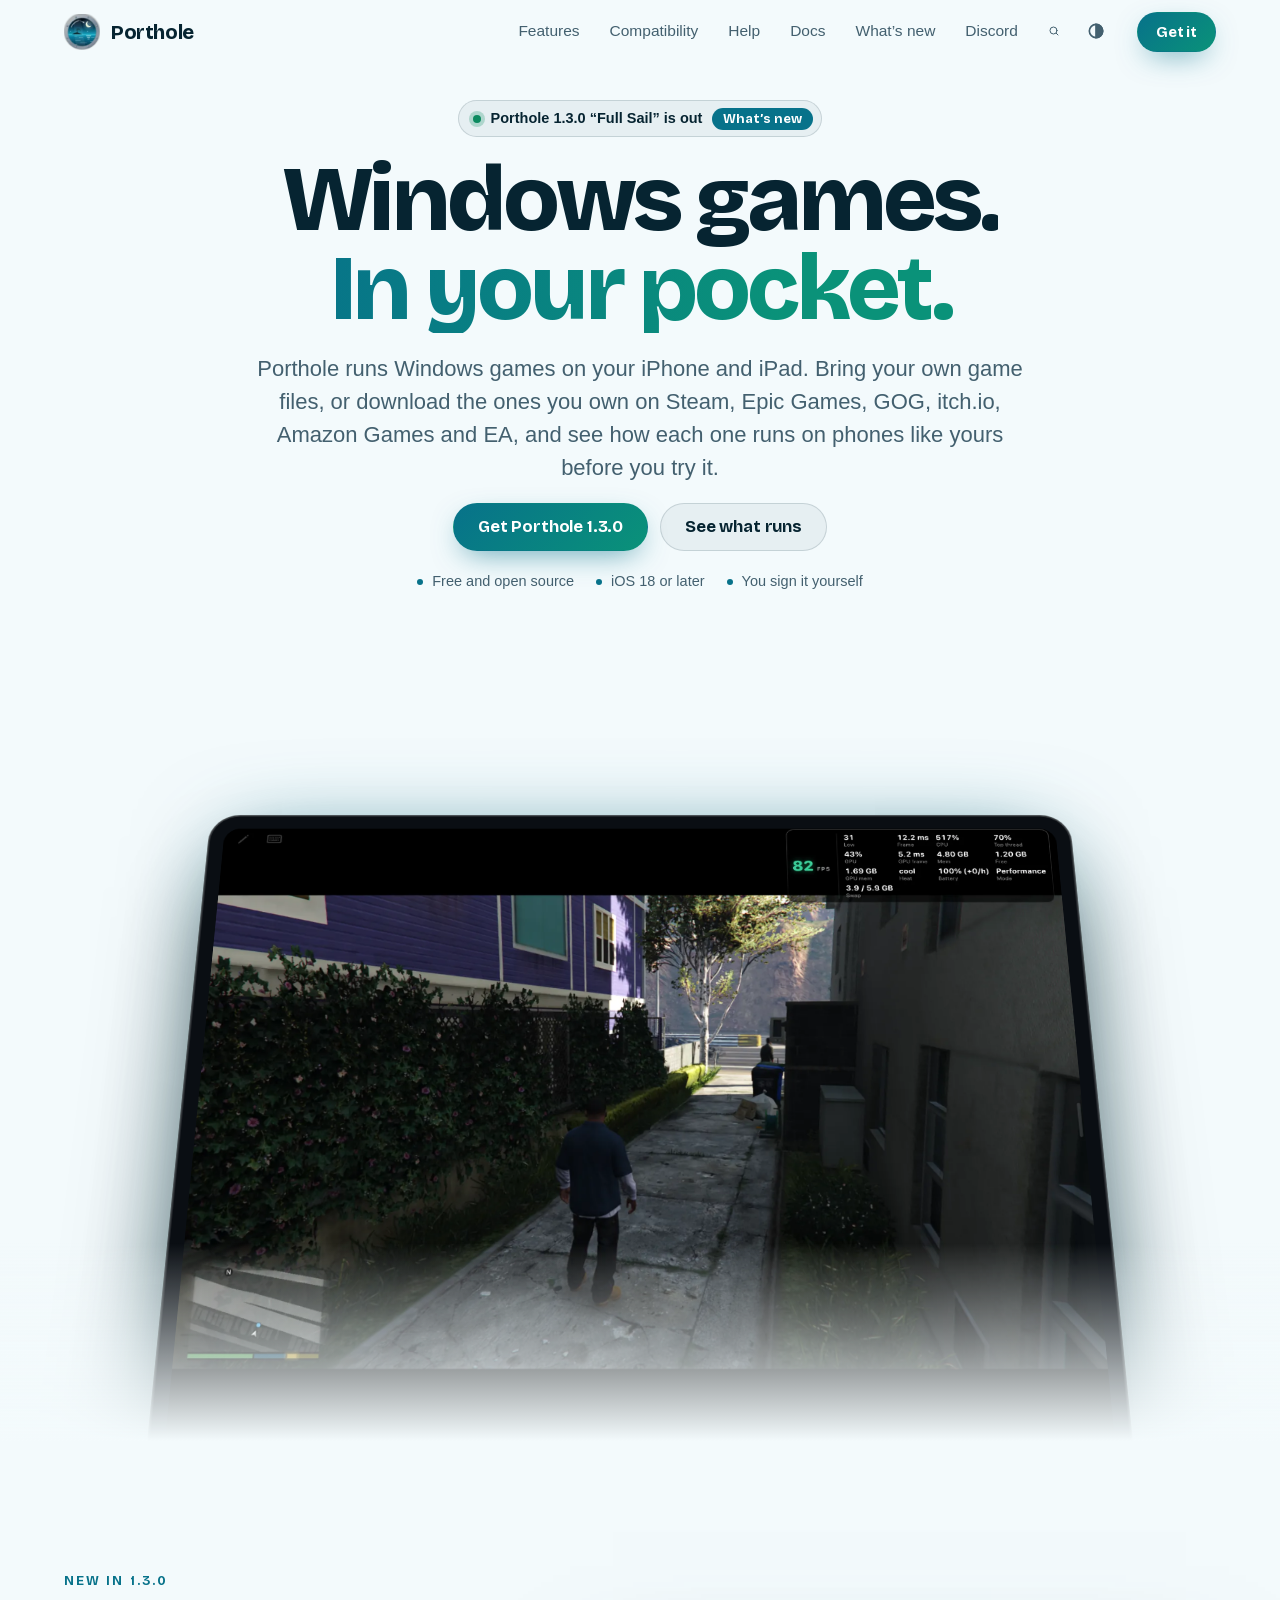
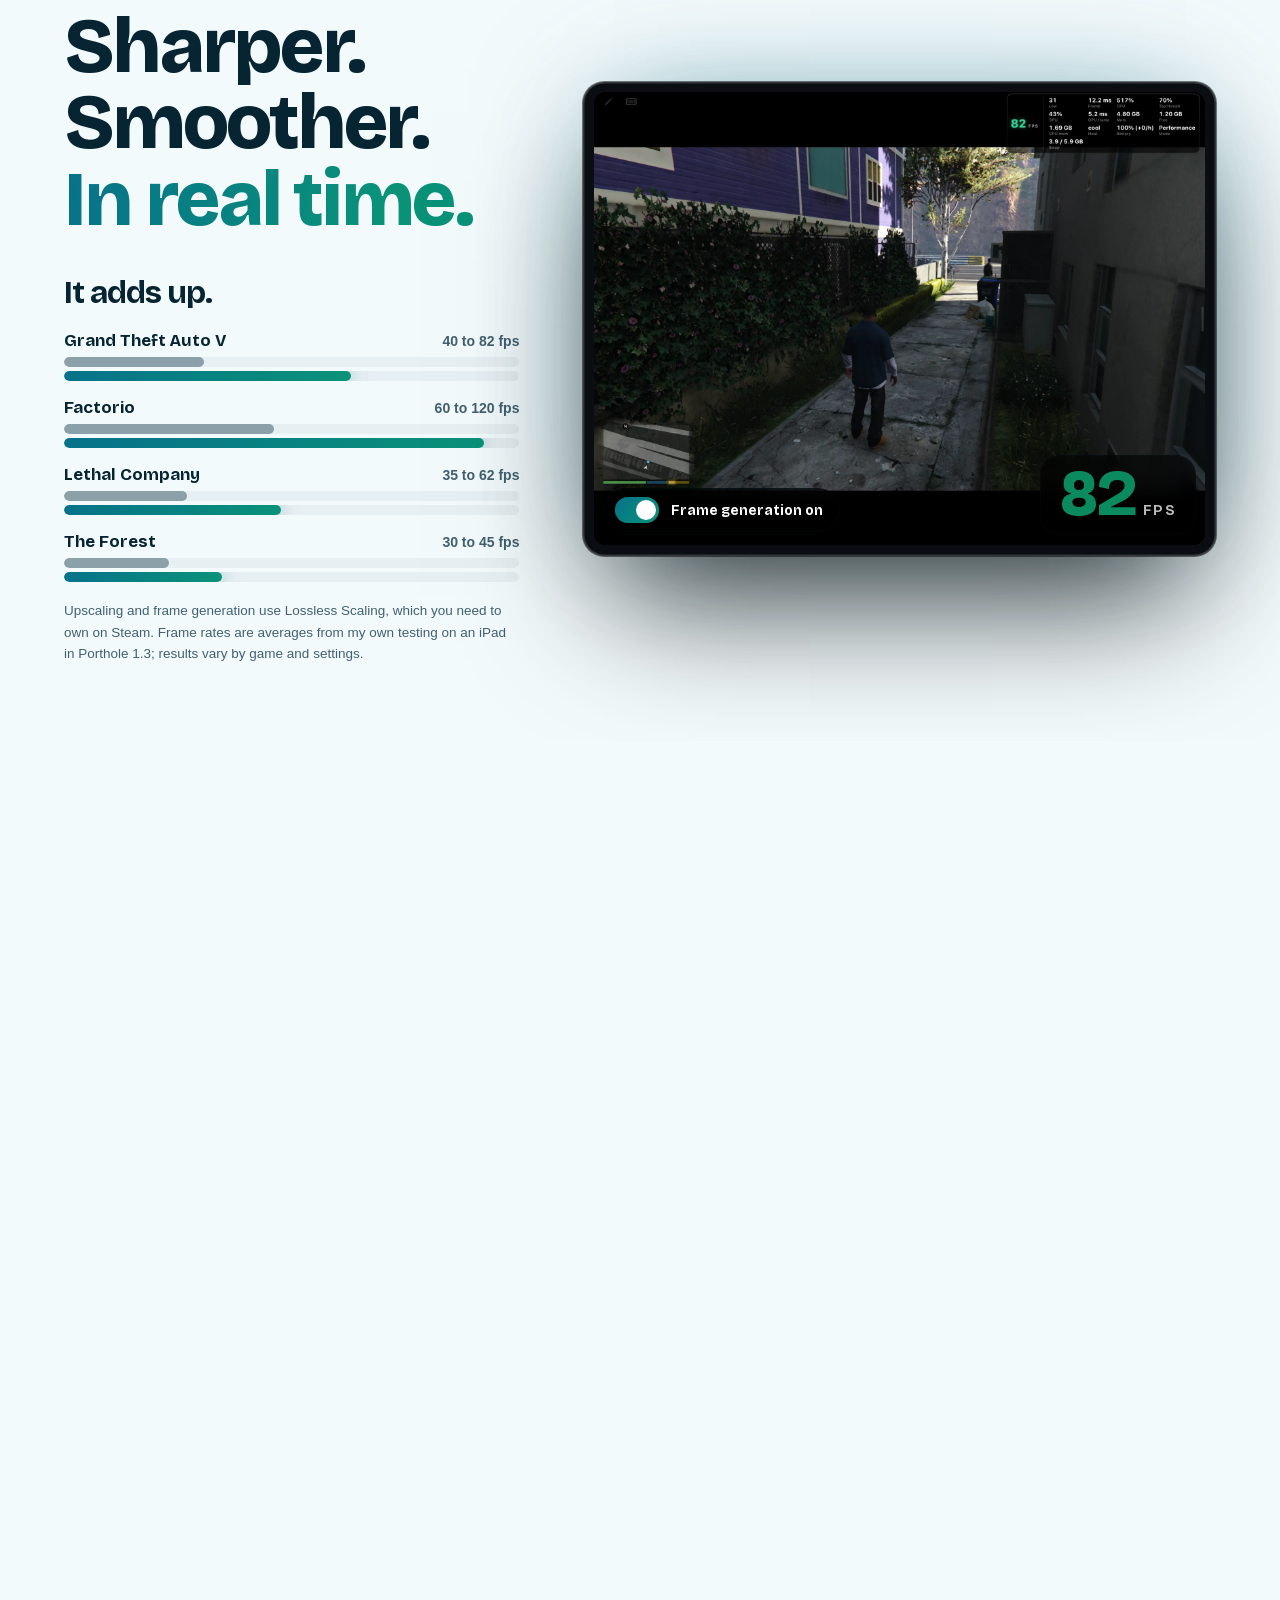
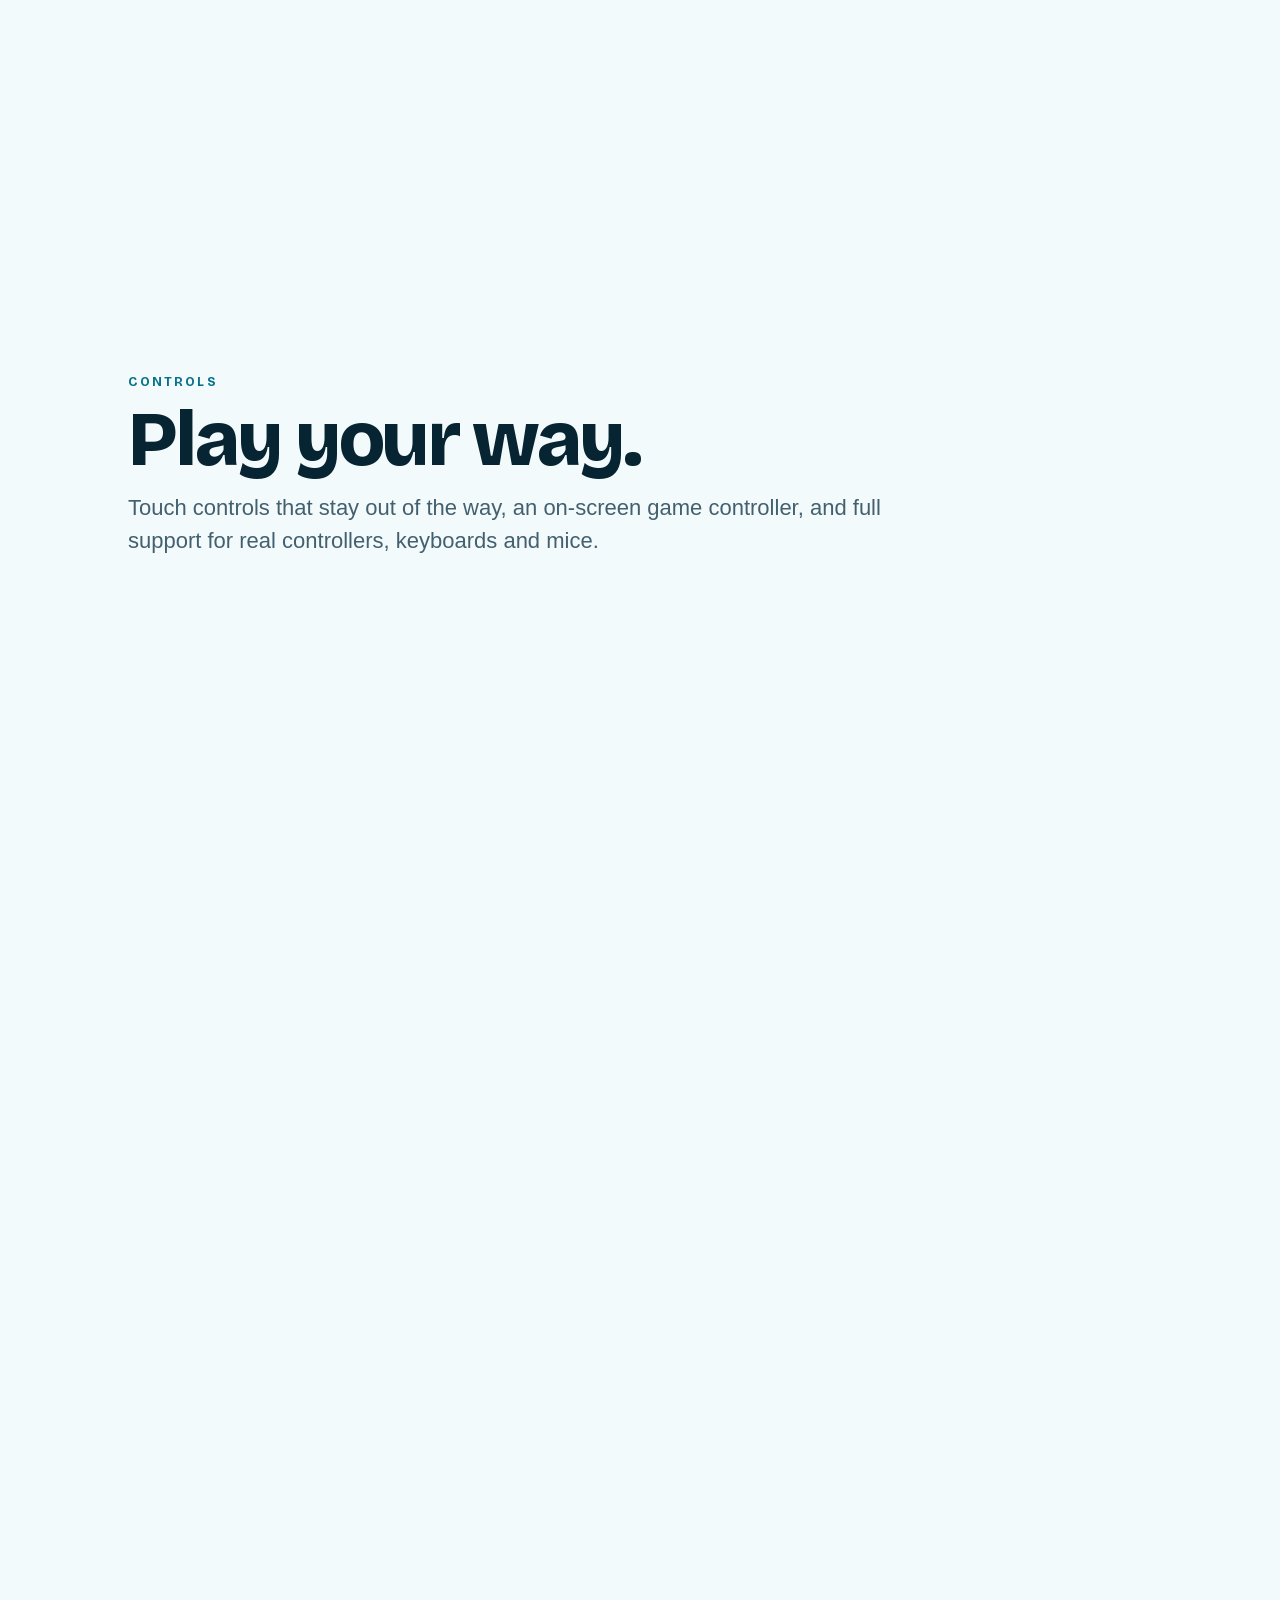
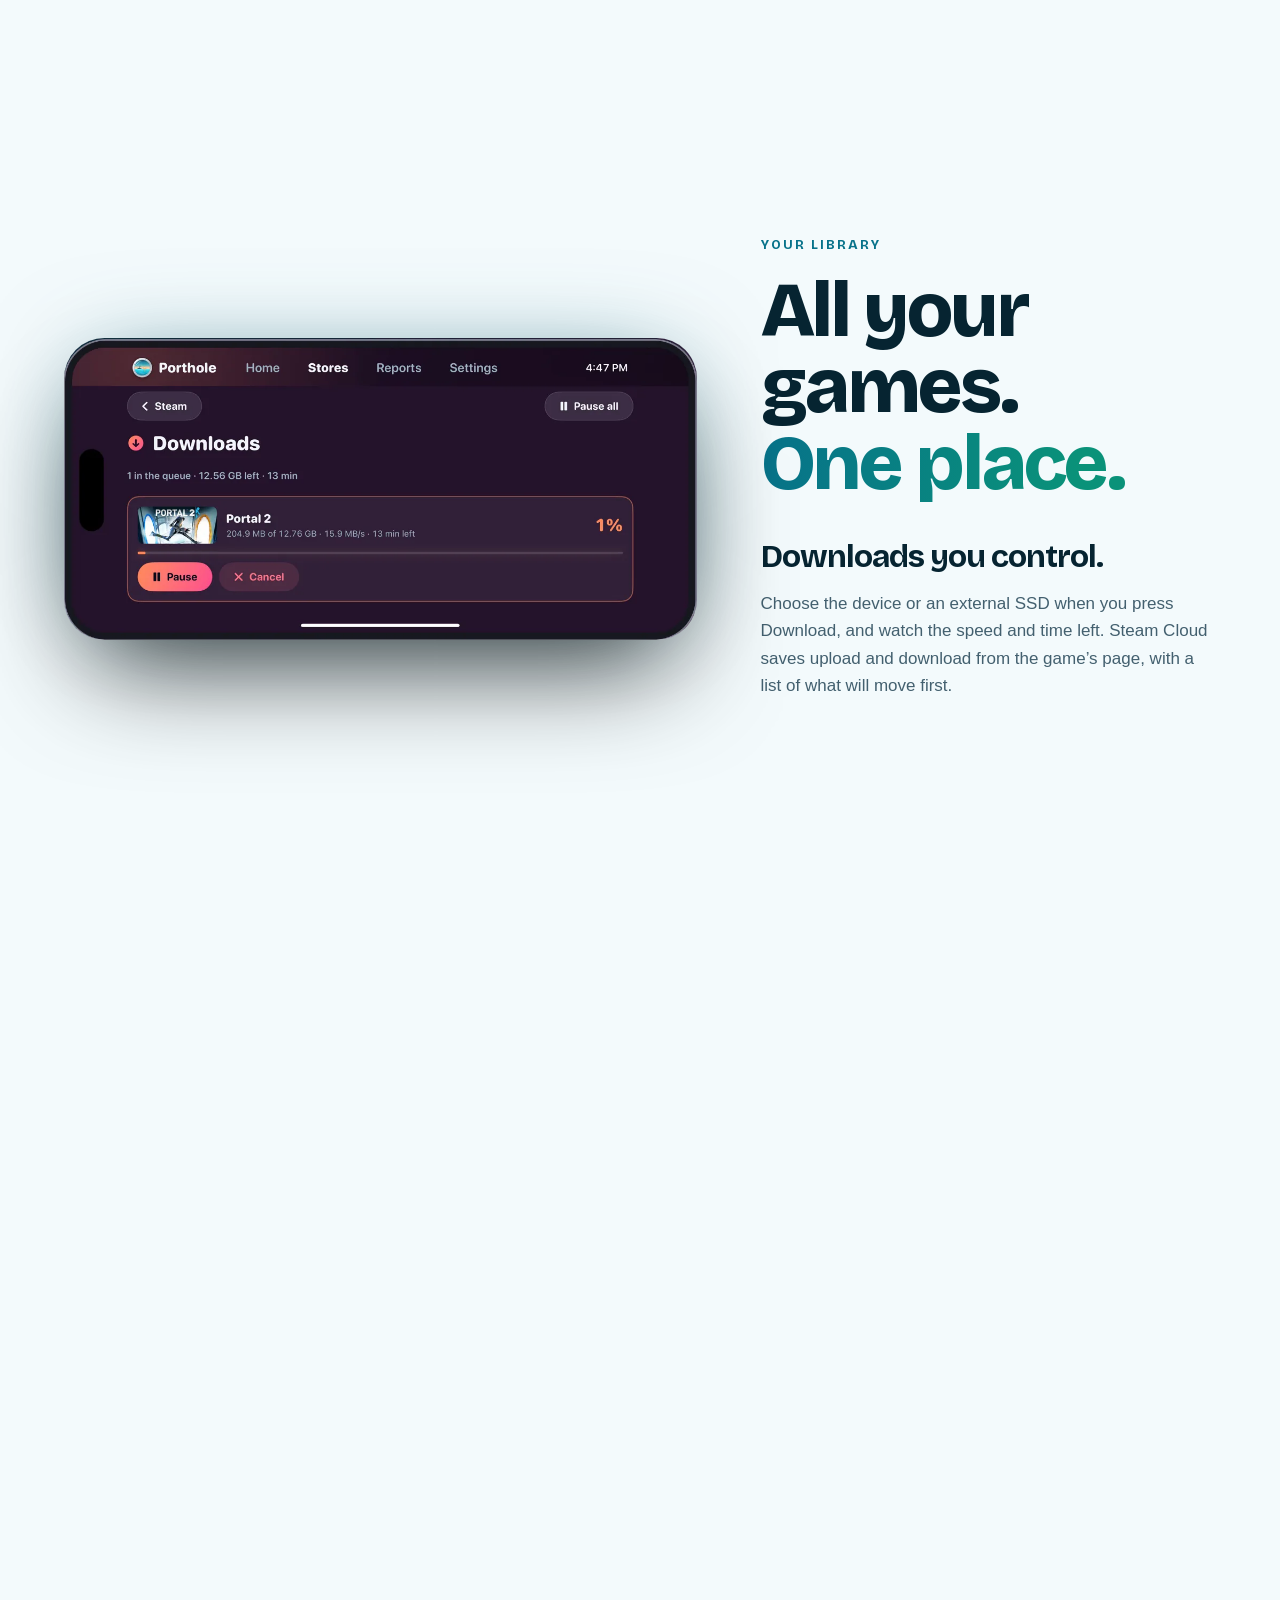
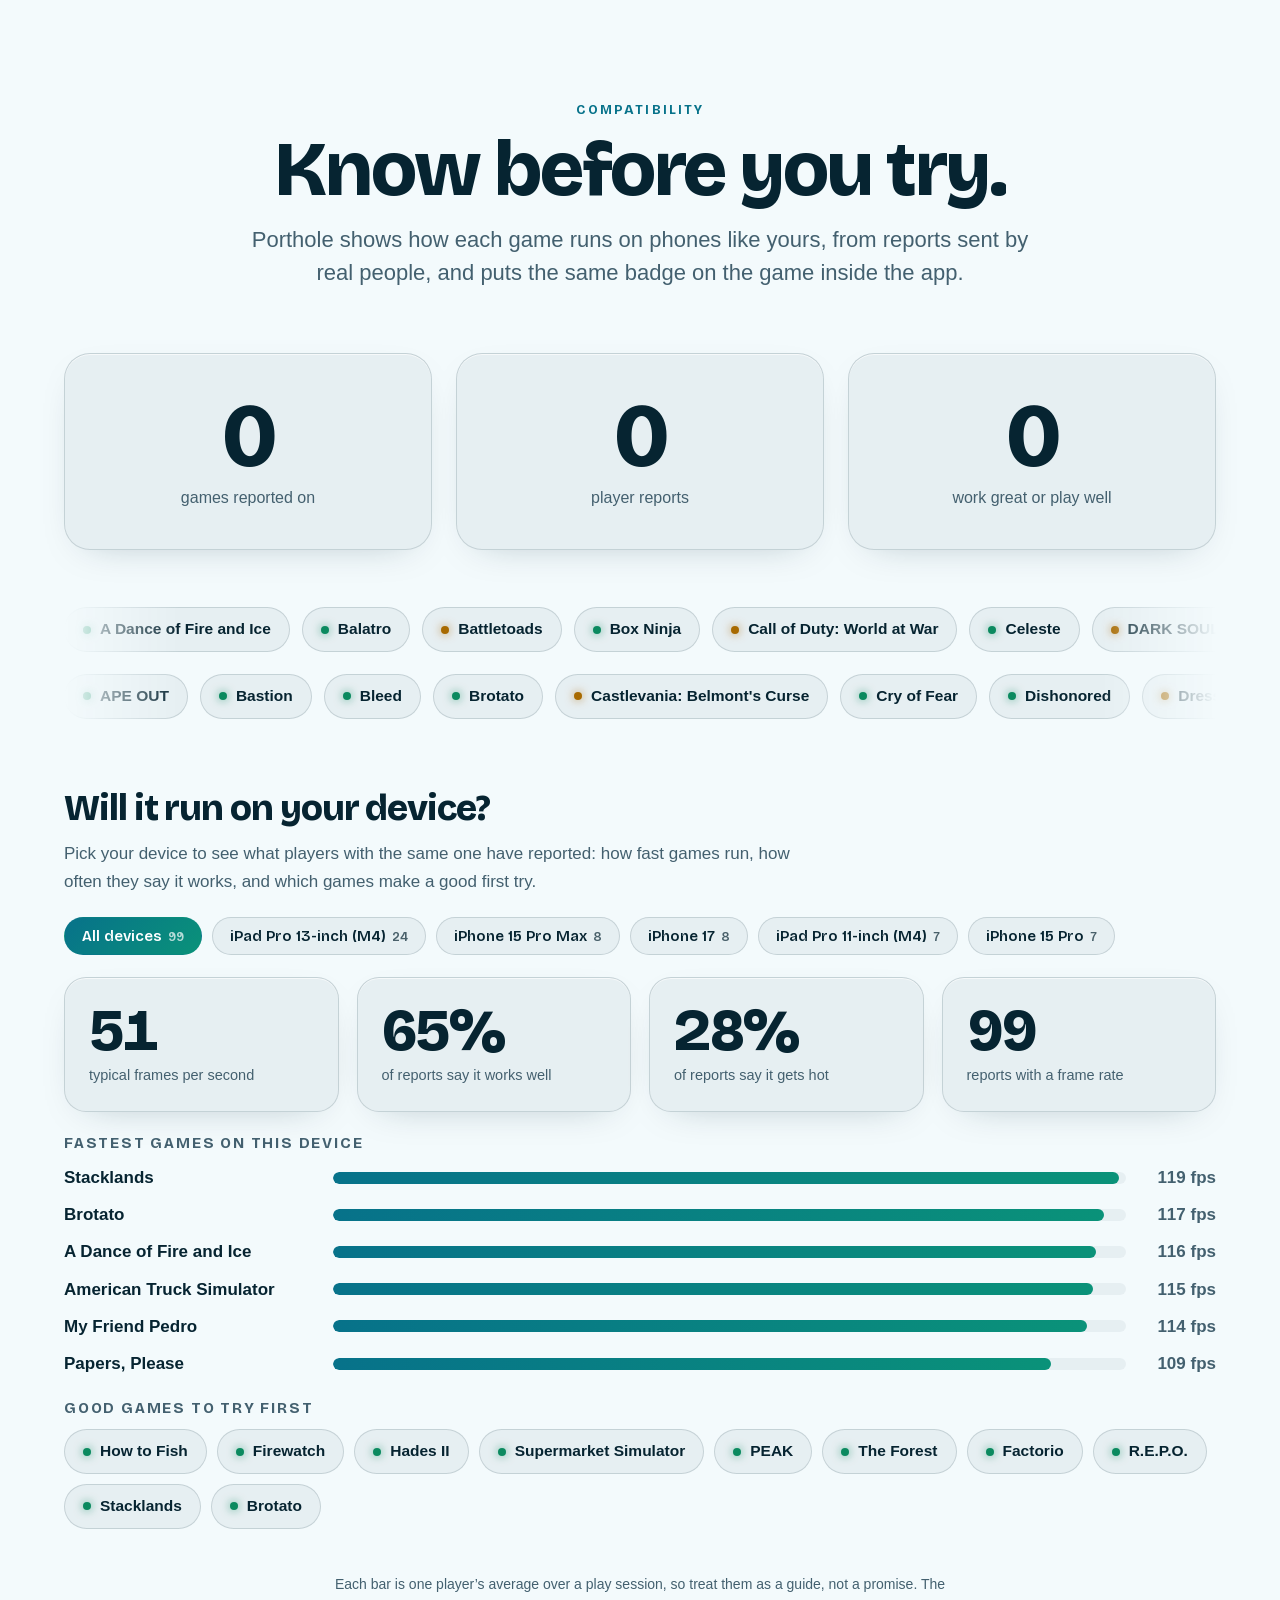
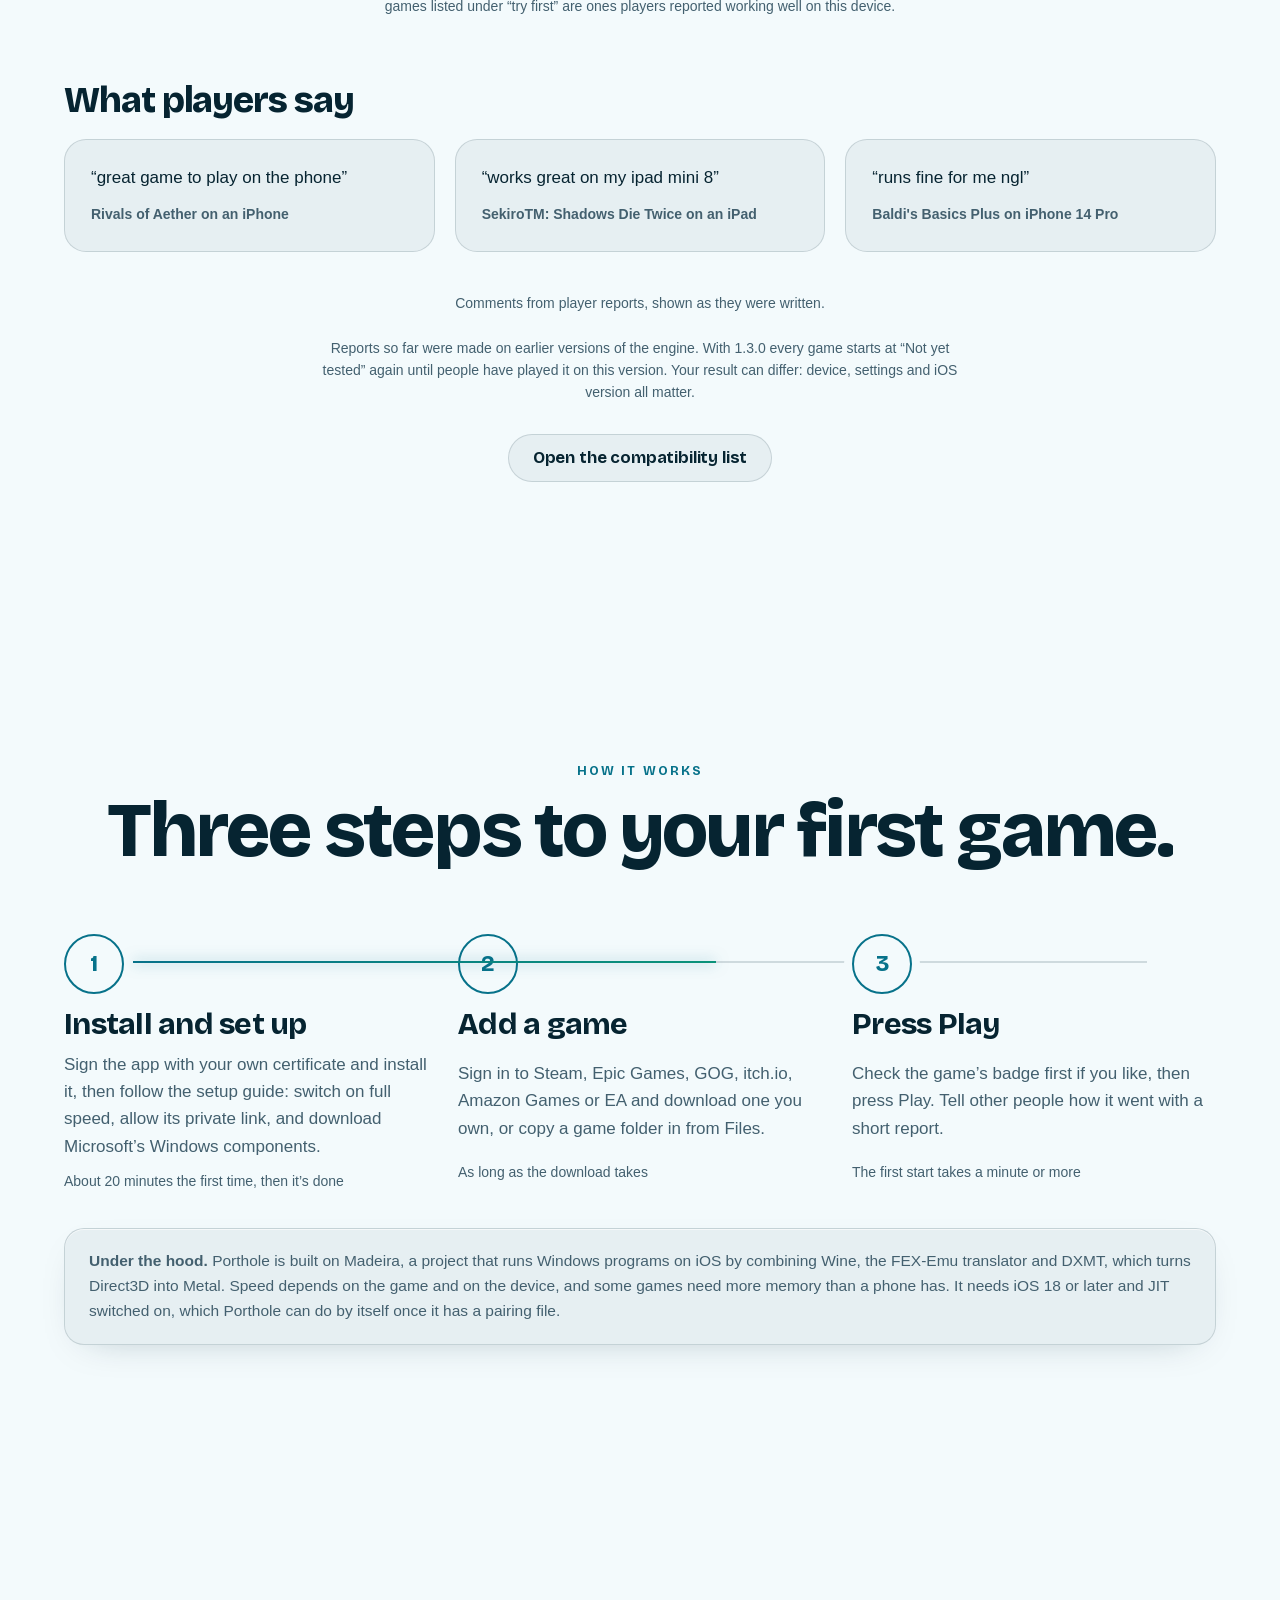
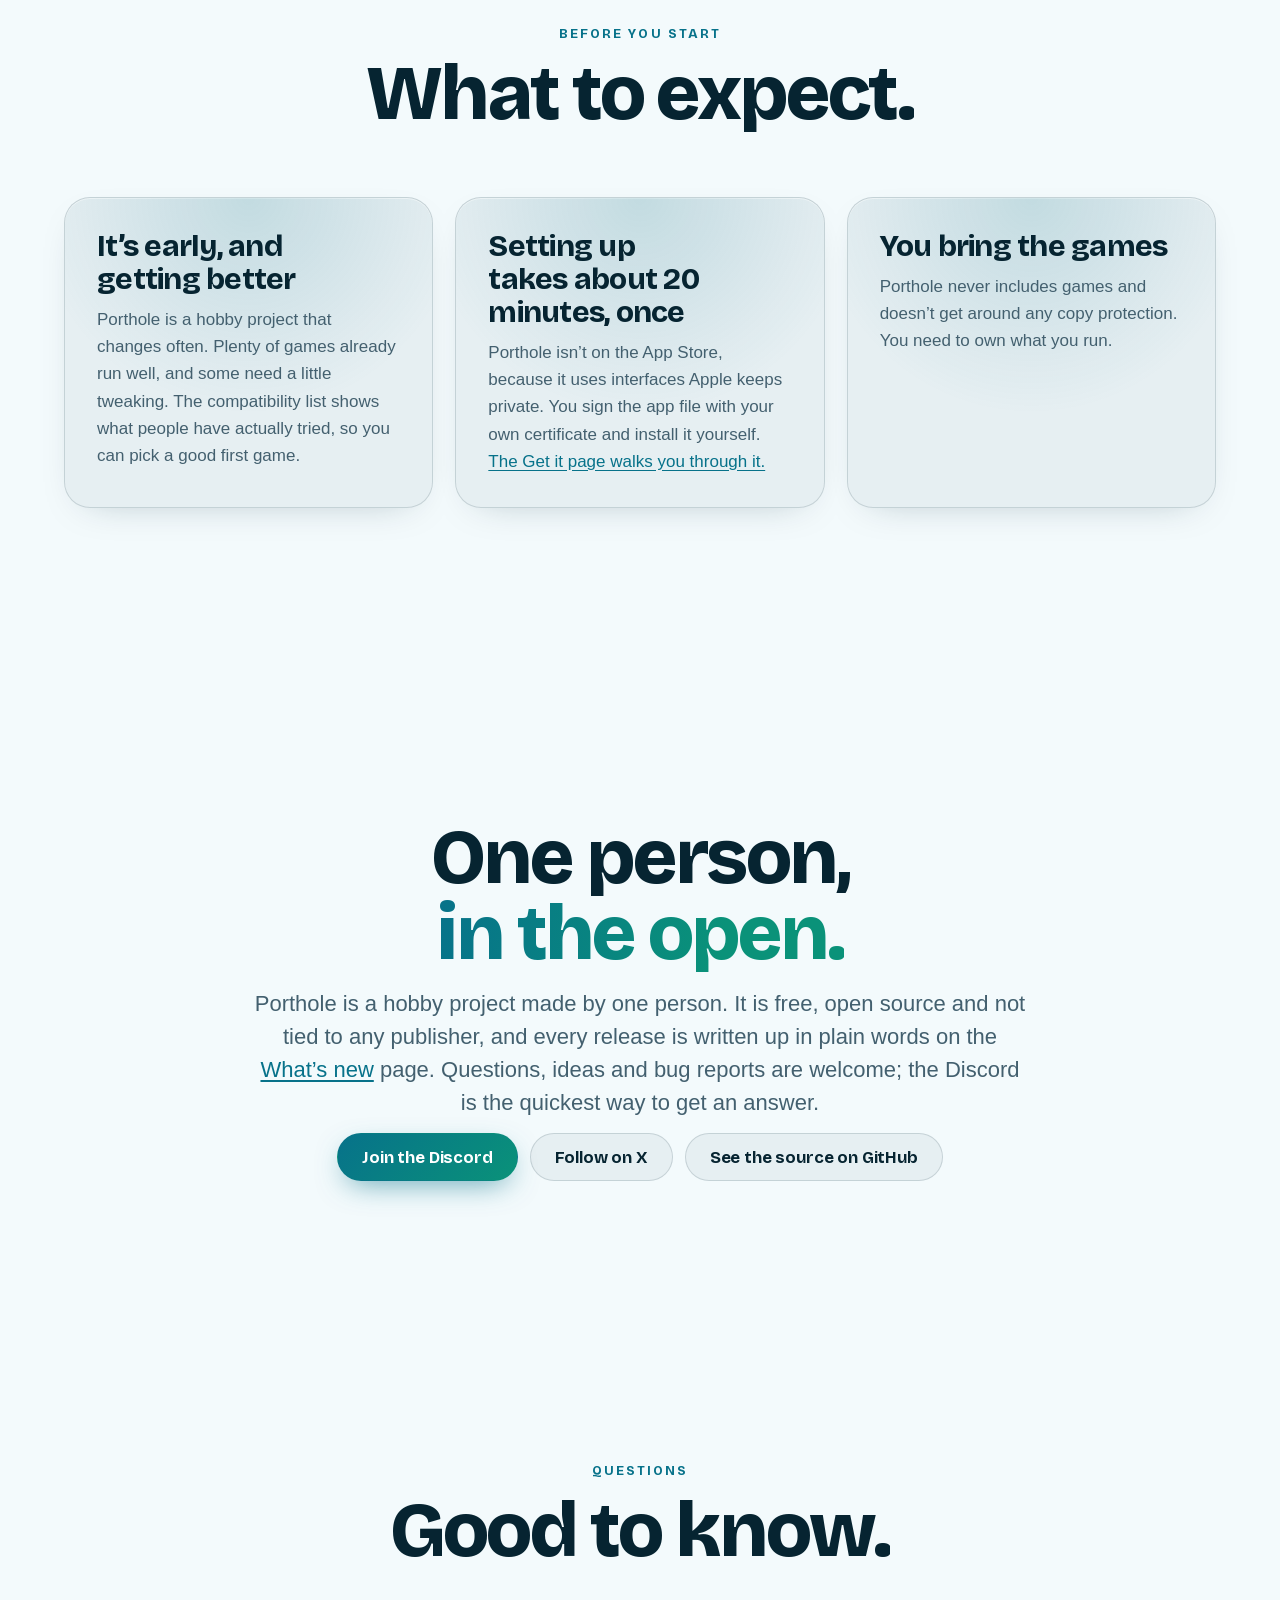
<file: index.html>
<!doctype html>
<html lang="en">
<head>
<meta charset="utf-8">
<meta name="viewport" content="width=device-width, initial-scale=1">
<title>Porthole: Windows games on iPhone and iPad</title>
<meta name="description" content="Porthole runs Windows PC games on your iPhone and iPad. Add games from your own files, download the ones you own on Steam, Epic Games, GOG, itch.io, Amazon Games and EA, and see how each game runs on devices like yours.">
<meta name="theme-color" content="#04121A">
<link rel="icon" type="image/png" sizes="64x64" href="/img/favicon-64.png">
<link rel="icon" type="image/png" sizes="32x32" href="/img/favicon-32.png">
<link rel="apple-touch-icon" href="/img/apple-touch-icon.png">
<link rel="canonical" href="https://portholehq.site/">
<meta property="og:type" content="website">
<meta property="og:title" content="Porthole: Windows games on iPhone and iPad">
<meta property="og:description" content="Porthole runs Windows PC games on your iPhone and iPad. Add games from your own files, download the ones you own on Steam, Epic Games, GOG, itch.io, Amazon Games and EA, and see how each game runs on devices like yours.">
<meta property="og:image" content="https://portholehq.site/img/og-image.jpg">
<meta property="og:url" content="https://portholehq.site/">
<meta property="og:image:width" content="1200">
<meta property="og:image:height" content="630">
<meta name="twitter:card" content="summary_large_image">
<script>document.documentElement.classList.add("js");if(window.matchMedia&&matchMedia("(prefers-reduced-motion: reduce)").matches)document.documentElement.classList.add("rm")</script>
<script>try{var s=localStorage.getItem("porthole-scheme");if(s)document.documentElement.dataset.scheme=s}catch(e){}</script>
<link rel="preload" href="/fonts/bricolage-grotesque-latin.woff2" as="font" type="font/woff2" crossorigin>
<link rel="stylesheet" href="/site2.css?v=20261113g">
<script type="application/ld+json">
{
 "@context": "https://schema.org",
 "@type": "SoftwareApplication",
 "name": "Porthole",
 "applicationCategory": "UtilitiesApplication",
 "operatingSystem": "iOS 18 or later",
 "softwareVersion": "1.3.0",
 "description": "Porthole runs Windows PC games on iPhone and iPad, with a game library and downloads for Steam, Epic Games, GOG, itch.io, Amazon Games and EA. Open source and unofficial.",
 "url": "https://portholehq.site/",
 "image": "https://portholehq.site/img/og-image.jpg",
 "downloadUrl": "https://github.com/tylerkaska112/Porthole/releases/tag/v1.3.0",
 "license": "https://www.gnu.org/licenses/gpl-3.0.html",
 "isAccessibleForFree": true,
 "offers": {
  "@type": "Offer",
  "price": "0",
  "priceCurrency": "USD"
 },
 "sameAs": [
  "https://github.com/tylerkaska112/Porthole"
 ]
}
</script>
</head>
<body>
<div class="sea" aria-hidden="true"><i></i><i></i></div>
<a class="skip" href="#main">Skip to the content</a>
<header class="nav">
  <a class="brand" href="/"><img src="/img/porthole-night-96.webp" alt="" width="36" height="36">Porthole</a>
  <nav class="links" aria-label="Main"><a href="#features">Features</a><a href="/compat.html">Compatibility</a><a href="/help.html">Help</a><a href="/docs/">Docs</a><a href="/changelog.html">What&rsquo;s new</a><a href="https://discord.gg/N7PkdptTFn">Discord</a><a class="navtool" href="/docs/?search" aria-label="Search the documentation"><svg viewBox="0 0 24 24" width="20" height="20" fill="none" stroke="currentColor" stroke-width="2" stroke-linecap="round" aria-hidden="true"><circle cx="11" cy="11" r="7"/><path d="M20 20l-3.5-3.5"/></svg><span>Search</span></a><button class="navtool scheme" type="button" aria-label="Switch to light mode"><svg viewBox="0 0 24 24" width="20" height="20" fill="none" stroke="currentColor" stroke-width="2" aria-hidden="true"><circle cx="12" cy="12" r="8"/><path d="M12 4a8 8 0 0 1 0 16z" fill="currentColor"/></svg><span>Light mode</span></button></nav>
  <a class="btn primary sm" href="/download.html">Get it</a>
  <button class="burger" type="button" aria-label="Menu" aria-expanded="false"><span></span></button>
  <div class="bar" aria-hidden="true"></div>
</header>

<main id="main">
<section class="hero" id="top">
  <div class="hero-copy">
    <a class="pill" href="/changelog.html#v1-3-0" data-r><i aria-hidden="true"></i>Porthole 1.3.0 &ldquo;Full Sail&rdquo; is out <b>What&rsquo;s new</b></a>
    <h1 class="h1" data-l><span class="ln" style="--i:0"><span>Windows games.</span></span><span class="ln" style="--i:1"><span class="grad">In your pocket.</span></span></h1>
    <p class="lede" data-r style="--i:3">Porthole runs Windows games on your iPhone and iPad. Bring your own game files, or download the ones you own on Steam, Epic Games, GOG, itch.io, Amazon Games and EA, and see how each one runs on phones like yours before you try it.</p>
    <div class="cta" data-r style="--i:4"><a class="btn primary" href="/download.html">Get Porthole 1.3.0</a><a class="btn" href="/compat.html">See what runs</a></div>
    <ul class="facts" data-r style="--i:5"><li>Free and open source</li><li>iOS 18 or later</li><li>You sign it yourself</li></ul>
  </div>
  <div class="hero-stage" data-r="zoom" style="--i:3">
    <div class="hero-device">
      <div class="ipad"><div class="screen"><img src="/img/screens/gta-after.webp" width="1800" height="1350" alt="Grand Theft Auto V running in Porthole on an iPad, with the frame rate overlay reading 82 FPS" fetchpriority="high"></div></div>
    </div>
  </div>
</section>

<section class="story" id="features" aria-labelledby="fg-title">
  <div class="track" style="--h:400vh">
    <div class="stick">
      <div class="split">
        <div class="copy">
          <p class="eyebrow" data-r>New in 1.3.0</p>
          <h2 class="h2" id="fg-title" data-l><span class="ln" style="--i:0"><span>Sharper. Smoother.</span></span><span class="ln" style="--i:1"><span class="grad">In real time.</span></span></h2>
          <div class="steps" style="--sh:23.5rem">
            <div class="step" style="--a:-.3;--b:.34"><h3>Render low. Look sharp.</h3><p>Upscaling enlarges the picture to your screen, so a game can run at a lower resolution and still look crisp. You can switch it on or off from the in-game menu while you play. Direct3D 11 and 12 games.</p></div>
            <div class="step" style="--a:.30;--b:.70"><h3>More frames from the same game.</h3><p>Frame generation adds up to three frames between the ones the game draws. In Grand Theft Auto V that is 40 frames a second without it and 82 with it.</p></div>
            <div class="step hold" style="--a:.66;--b:2"><h3>It adds up.</h3><div class="bars" aria-label="Average frames per second without and with frame generation"><div class="bar-row" style="--o:0;--a:.72"><header>Grand Theft Auto V<span>40 to 82 fps</span></header><div class="track-b"><i class="fill" style="--w:30.8"></i></div><div class="track-b"><i class="fill on" style="--w:63.1"></i></div></div><div class="bar-row" style="--o:1;--a:.72"><header>Factorio<span>60 to 120 fps</span></header><div class="track-b"><i class="fill" style="--w:46.2"></i></div><div class="track-b"><i class="fill on" style="--w:92.3"></i></div></div><div class="bar-row" style="--o:2;--a:.72"><header>Lethal Company<span>35 to 62 fps</span></header><div class="track-b"><i class="fill" style="--w:26.9"></i></div><div class="track-b"><i class="fill on" style="--w:47.7"></i></div></div><div class="bar-row" style="--o:3;--a:.72"><header>The Forest<span>30 to 45 fps</span></header><div class="track-b"><i class="fill" style="--w:23.1"></i></div><div class="track-b"><i class="fill on" style="--w:34.6"></i></div></div></div></div>
          </div>
          <p class="note">Upscaling and frame generation use Lossless Scaling, which you need to own on Steam. Frame rates are averages from my own testing on an iPad in Porthole 1.3; results vary by game and settings.</p>
        </div>
        <div class="fg-device">
          <div class="ipad"><div class="screen">
            <img class="before" src="/img/screens/gta-before.webp" width="1800" height="1350" alt="Grand Theft Auto V without frame generation: 40 FPS" loading="lazy">
            <img class="after" src="/img/screens/gta-after.webp" width="1800" height="1350" alt="Grand Theft Auto V with frame generation: 82 FPS" loading="lazy">
          </div></div>
          <div class="fg-toggle"><i></i><span>Frame generation <b data-switch=".455" data-on="on" data-off="off">off</b></span></div>
          <div class="fps" aria-hidden="true"><b data-count data-from="40" data-to="82" data-a=".44" data-b=".6" data-hot="60">40</b><small>FPS</small></div>
        </div>
      </div>
    </div>
  </div>
</section>

<section class="story" aria-labelledby="ctl-title">
  <div class="track" style="--h:330vh">
    <div class="stick rail-stick">
      <div class="rail-head">
        <p class="eyebrow" data-r>Controls</p>
        <h2 class="h2" id="ctl-title" data-l><span class="ln" style="--i:0"><span>Play your way.</span></span></h2>
        <p class="lede" data-r style="--i:2">Touch controls that stay out of the way, an on-screen game controller, and full support for real controllers, keyboards and mice.</p>
      </div>
      <div class="rail">
        <article class="hcard"><div class="art"><svg viewBox="0 0 400 240" fill="none" stroke="currentColor" stroke-width="3" stroke-linecap="round" stroke-linejoin="round" aria-hidden="true">
<rect x="44" y="16" width="92" height="16" rx="8" opacity=".5"/><rect x="264" y="16" width="92" height="16" rx="8" opacity=".5"/>
<circle cx="96" cy="94" r="40" opacity=".5"/><circle class="drift" cx="96" cy="94" r="20" fill="currentColor" fill-opacity=".3"/>
<path d="M84 160h24v14h14v24h-14v14H84v-14H70v-24h14z" opacity=".7"/>
<circle cx="304" cy="94" r="40" opacity=".5"/><circle cx="304" cy="94" r="20" fill="currentColor" fill-opacity=".2"/>
<circle class="pulse" cx="304" cy="158" r="14" fill="currentColor" fill-opacity=".3"/><circle class="pulse d1" cx="334" cy="186" r="14"/><circle class="pulse d2" cx="304" cy="214" r="14"/><circle class="pulse d3" cx="274" cy="186" r="14"/>
</svg></div><div class="txt"><h3 class="h3">On-screen game controller</h3><p>For games that need a pad. Xbox, PlayStation, Nintendo Switch and Super Nintendo styles, and the game simply sees an Xbox controller.</p></div></article>
        <article class="hcard"><div class="art"><svg viewBox="0 0 400 240" fill="none" stroke="currentColor" stroke-width="3" stroke-linecap="round" stroke-linejoin="round" aria-hidden="true">
<rect x="50" y="24" width="300" height="192" rx="26" opacity=".5"/>
<path class="sweep" d="M100 170C150 70 240 70 292 128"/>
<circle cx="292" cy="128" r="15" fill="currentColor" fill-opacity=".4"/>
<path d="M300 112l24 40-14 2 8 18-8 4-8-18-10 10z" fill="currentColor" fill-opacity=".25"/>
<circle class="pulse" cx="120" cy="150" r="9"/><circle class="pulse d2" cx="150" cy="150" r="9"/>
<path d="M135 128v-34m-8 8l8-8 8 8" opacity=".6"/>
</svg></div><div class="txt"><h3 class="h3">Trackpad mode</h3><p>Slide to move the cursor, tap to click, tap with two fingers to right-click and drag two fingers to scroll. Made for point-and-click and strategy games.</p></div></article>
        <article class="hcard"><div class="art"><svg viewBox="0 0 400 240" fill="none" stroke="currentColor" stroke-width="3" stroke-linejoin="round" aria-hidden="true"><rect x="50" y="60" width="28" height="28" rx="8" opacity=".5"/><rect x="84" y="60" width="28" height="28" rx="8" opacity=".5"/><rect x="118" y="60" width="28" height="28" rx="8" opacity=".5"/><rect x="152" y="60" width="28" height="28" rx="8" opacity=".5"/><rect x="186" y="60" width="28" height="28" rx="8" opacity=".5"/><rect x="220" y="60" width="28" height="28" rx="8" opacity=".5"/><rect x="254" y="60" width="28" height="28" rx="8" opacity=".5"/><rect x="288" y="60" width="28" height="28" rx="8" opacity=".5"/><rect x="322" y="60" width="28" height="28" rx="8" opacity=".5"/><rect x="356" y="60" width="28" height="28" rx="8" opacity=".5"/><rect x="66" y="98" width="28" height="28" rx="8" opacity=".5"/><rect x="100" y="98" width="28" height="28" rx="8" opacity=".5"/><rect x="134" y="98" width="28" height="28" rx="8" opacity=".5"/><rect x="168" y="98" width="28" height="28" rx="8" opacity=".5"/><rect x="202" y="98" width="28" height="28" rx="8" opacity=".5"/><rect x="236" y="98" width="28" height="28" rx="8" opacity=".5"/><rect x="270" y="98" width="28" height="28" rx="8" opacity=".5"/><rect x="304" y="98" width="28" height="28" rx="8" opacity=".5"/><rect x="338" y="98" width="28" height="28" rx="8" opacity=".5"/><rect class="pulse" x="50" y="136" width="48" height="28" rx="8" fill="currentColor" fill-opacity=".28"/><rect x="106" y="136" width="28" height="28" rx="8" opacity=".5"/><rect x="140" y="136" width="28" height="28" rx="8" opacity=".5"/><rect x="174" y="136" width="28" height="28" rx="8" opacity=".5"/><rect x="208" y="136" width="28" height="28" rx="8" opacity=".5"/><rect x="242" y="136" width="28" height="28" rx="8" opacity=".5"/><rect x="276" y="136" width="28" height="28" rx="8" opacity=".5"/><rect x="310" y="136" width="28" height="28" rx="8" opacity=".5"/><rect class="pulse d1" x="50" y="174" width="44" height="28" rx="8" fill="currentColor" fill-opacity=".28"/><rect class="pulse d2" x="100" y="174" width="40" height="28" rx="8" fill="currentColor" fill-opacity=".28"/><rect x="146" y="174" width="160" height="28" rx="8" opacity=".5"/></svg></div><div class="txt"><h3 class="h3">A full PC keyboard</h3><p>Function keys, arrows and all, with Shift, Ctrl and Alt that hold for the next key, so Ctrl+Shift+Z just works.</p></div></article>
        <article class="hcard"><div class="art"><svg viewBox="0 0 400 240" fill="none" stroke="currentColor" stroke-width="3" stroke-linecap="round" aria-hidden="true">
<g opacity=".55"><rect x="50" y="36" width="300" height="46" rx="16"/><rect x="50" y="98" width="300" height="46" rx="16"/><rect x="50" y="160" width="300" height="46" rx="16"/></g>
<g fill="currentColor" fill-opacity=".35" stroke="none"><rect x="72" y="54" width="120" height="10" rx="5"/><rect x="72" y="116" width="96" height="10" rx="5"/><rect x="72" y="178" width="140" height="10" rx="5"/></g>
<rect class="pulse" x="290" y="48" width="42" height="22" rx="11" fill="currentColor" fill-opacity=".3"/><circle cx="321" cy="59" r="8" fill="currentColor"/>
<rect x="290" y="110" width="42" height="22" rx="11"/><circle cx="301" cy="121" r="8"/>
<rect class="pulse d2" x="290" y="172" width="42" height="22" rx="11" fill="currentColor" fill-opacity=".3"/><circle cx="321" cy="183" r="8" fill="currentColor"/>
</svg></div><div class="txt"><h3 class="h3">Everything in one place</h3><p>A Controls page in Settings gathers every controller, keyboard, mouse and touch setting. Floating sticks and controls that fade away are one switch each.</p></div></article>
      </div>
    </div>
  </div>
</section>

<section class="story" aria-labelledby="lib-title">
  <div class="track" style="--h:350vh">
    <div class="stick">
      <div class="split flip">
        <div class="copy">
          <p class="eyebrow" data-r>Your library</p>
          <h2 class="h2" id="lib-title" data-l><span class="ln" style="--i:0"><span>All your games.</span></span><span class="ln" style="--i:1"><span class="grad">One place.</span></span></h2>
          <div class="steps">
            <div class="step" style="--a:-.3;--b:.34"><h3>One shelf for every game.</h3><p>Everything you own, from every store, on one Home screen, with a page for each game&rsquo;s settings, controls and compatibility.</p></div>
            <div class="step" style="--a:.30;--b:.70"><h3>Six stores, one tab.</h3><p>Sign in and download what you own, or copy a game folder in from Files. Hide the stores you do not use.</p><div class="chips"><span class="chip">Steam</span><span class="chip">Epic Games</span><span class="chip">GOG</span><span class="chip">itch.io</span><span class="chip">Amazon Games</span><span class="chip">EA app</span></div></div>
            <div class="step hold" style="--a:.66;--b:2"><h3>Downloads you control.</h3><p>Choose the device or an external SSD when you press Download, and watch the speed and time left. Steam Cloud saves upload and download from the game&rsquo;s page, with a list of what will move first.</p></div>
          </div>
        </div>
        <div class="phone-stack">
          <img class="shot" style="--a:-.3;--b:.34" src="/img/shots/home.webp" width="1185" height="565" alt="Porthole&rsquo;s Home screen with a shelf of games from several stores" loading="lazy">
          <img class="shot" style="--a:.30;--b:.70" src="/img/shots/stores.webp" width="1185" height="565" alt="The Stores tab showing games from Steam and Epic Games side by side" loading="lazy">
          <img class="shot hold" style="--a:.66;--b:2" src="/img/shots/downloads.webp" width="1185" height="565" alt="The Downloads screen with speed, time left and a queue" loading="lazy">
        </div>
      </div>
    </div>
  </div>
</section>

<section class="section" id="runs" aria-labelledby="runs-title">
  <div class="wrap">
    <div class="head">
      <p class="eyebrow" data-r>Compatibility</p>
      <h2 class="h2" id="runs-title" data-l><span class="ln" style="--i:0"><span>Know before you try.</span></span></h2>
      <p class="lede" data-r style="--i:2">Porthole shows how each game runs on phones like yours, from reports sent by real people, and puts the same badge on the game inside the app.</p>
    </div>
    <p class="live-fallback fine"><a href="/compat.html">Open the compatibility list</a> to see what people have reported.</p>
    <div class="live" hidden>
      <div class="stats">
        <div class="stat" data-r style="--i:0"><b data-live="games">0</b><span>games reported on</span></div>
        <div class="stat" data-r style="--i:1"><b data-live="reports">0</b><span>player reports</span></div>
        <div class="stat" data-r style="--i:2"><b data-live="good">0</b><span>work great or play well</span></div>
      </div>
      <div class="marquee" data-r aria-label="Games people report working well or playable"></div>
      <div class="explore" data-r>
        <h3 class="explore-title" id="explore-title">Will it run on your device?</h3>
        <p class="explore-lede">Pick your device to see what players with the same one have reported: how fast games run, how often they say it works, and which games make a good first try.</p>
        <div class="dchips" role="group" aria-label="Choose a device"></div>
        <div class="tiles">
          <div class="tile"><b data-x="fps">&ndash;</b><span>typical frames per second</span></div>
          <div class="tile"><b data-x="good">&ndash;</b><span>of reports say it works well</span></div>
          <div class="tile"><b data-x="hot">&ndash;</b><span>of reports say it gets hot</span></div>
          <div class="tile"><b data-x="n">&ndash;</b><span>reports with a frame rate</span></div>
        </div>
        <div class="fastest"><h4>Fastest games on this device</h4><ol class="rank"></ol></div>
        <div class="fastest"><h4>Good games to try first</h4><ul class="firsts"></ul></div>
        <p class="fine">Each bar is one player&rsquo;s average over a play session, so treat them as a guide, not a promise. The games listed under &ldquo;try first&rdquo; are ones players reported working well on this device.</p>
      </div>
      <div class="voices" data-r hidden>
        <h3 class="explore-title">What players say</h3>
        <div class="vgrid"></div>
        <p class="fine">Comments from player reports, shown as they were written.</p>
      </div>
      <p class="fine">Reports so far were made on earlier versions of the engine. With 1.3.0 every game starts at &ldquo;Not yet tested&rdquo; again until people have played it on this version. Your result can differ: device, settings and iOS version all matter.</p>
    </div>
    <div class="cta" style="justify-content:center;margin-top:30px" data-r><a class="btn" href="/compat.html">Open the compatibility list</a></div>
  </div>
</section>

<section class="section" id="how" aria-labelledby="how-title">
  <div class="wrap">
    <div class="head">
      <p class="eyebrow" data-r>How it works</p>
      <h2 class="h2" id="how-title" data-l><span class="ln" style="--i:0"><span>Three steps to your first game.</span></span></h2>
    </div>
    <div class="flow" data-view>
      <div class="fstep" data-r style="--i:0"><h3 class="h3">Install and set up</h3><p>Sign the app with your own certificate and install it, then follow the setup guide: switch on full speed, allow its private link, and download Microsoft&rsquo;s Windows components.</p><small>About 20 minutes the first time, then it&rsquo;s done</small></div>
      <div class="fstep" data-r style="--i:1"><h3 class="h3">Add a game</h3><p>Sign in to Steam, Epic Games, GOG, itch.io, Amazon Games or EA and download one you own, or copy a game folder in from Files.</p><small>As long as the download takes</small></div>
      <div class="fstep" data-r style="--i:2"><h3 class="h3">Press Play</h3><p>Check the game&rsquo;s badge first if you like, then press Play. Tell other people how it went with a short report.</p><small>The first start takes a minute or more</small></div>
    </div>
    <p class="under" data-r><b>Under the hood.</b> Porthole is built on Madeira, a project that runs Windows programs on iOS by combining Wine, the FEX-Emu translator and DXMT, which turns Direct3D into Metal. Speed depends on the game and on the device, and some games need more memory than a phone has. It needs iOS 18 or later and JIT switched on, which Porthole can do by itself once it has a pairing file.</p>
  </div>
</section>

<section class="section" id="expect" aria-labelledby="expect-title">
  <div class="wrap">
    <div class="head">
      <p class="eyebrow" data-r>Before you start</p>
      <h2 class="h2" id="expect-title" data-l><span class="ln" style="--i:0"><span>What to expect.</span></span></h2>
    </div>
    <div class="cards">
      <article class="card" data-r style="--i:0"><h3 class="h3">It&rsquo;s early, and getting better</h3><p>Porthole is a hobby project that changes often. Plenty of games already run well, and some need a little tweaking. The compatibility list shows what people have actually tried, so you can pick a good first game.</p></article>
      <article class="card" data-r style="--i:1"><h3 class="h3">Setting up takes about 20 minutes, once</h3><p>Porthole isn&rsquo;t on the App Store, because it uses interfaces Apple keeps private. You sign the app file with your own certificate and install it yourself. <a href="/download.html">The Get it page walks you through it.</a></p></article>
      <article class="card" data-r style="--i:2"><h3 class="h3">You bring the games</h3><p>Porthole never includes games and doesn&rsquo;t get around any copy protection. You need to own what you run.</p></article>
    </div>
  </div>
</section>

<section class="section" id="about" aria-labelledby="about-title">
  <div class="wrap">
    <div class="about">
      <p class="eyebrow" data-r>Who makes this</p>
      <h2 class="h2" id="about-title" data-l><span class="ln" style="--i:0"><span>One person, <span class="grad">in the open.</span></span></span></h2>
      <p class="lede" data-r style="--i:1">Porthole is a hobby project made by one person. It is free, open source and not tied to any publisher, and every release is written up in plain words on the <a href="/changelog.html">What&rsquo;s new</a> page. Questions, ideas and bug reports are welcome; the Discord is the quickest way to get an answer.</p>
      <div class="cta" data-r style="--i:2"><a class="btn primary" href="https://discord.gg/N7PkdptTFn">Join the Discord</a><a class="btn" href="https://x.com/portholehq">Follow on X</a><a class="btn" href="https://github.com/tylerkaska112/Porthole">See the source on GitHub</a></div>
    </div>
  </div>
</section>

<section class="section" id="faq" aria-labelledby="faq-title">
  <div class="wrap">
    <div class="head">
      <p class="eyebrow" data-r>Questions</p>
      <h2 class="h2" id="faq-title" data-l><span class="ln" style="--i:0"><span>Good to know.</span></span></h2>
    </div>
    <div class="faq"><details class="q" data-r style="--i:0"><summary>Is Porthole on the App Store?</summary><div class="a">No, and it can&rsquo;t be: it relies on things Apple doesn&rsquo;t allow in App Store apps. You install it yourself, signed with your own certificate. The <a href="/download.html">Get it</a> page explains how.</div></details><details class="q" data-r style="--i:1"><summary>Is it legal?</summary><div class="a">Porthole contains no games and doesn&rsquo;t bypass any copy protection. Steam games start through Valve&rsquo;s own client files, which check your licence as they do on a PC; Epic, GOG and itch.io games are installed from the stores&rsquo; own servers with your own account; and Microsoft&rsquo;s runtime is downloaded from Microsoft. Porthole is free software under the GPL and its source code is public.</div></details><details class="q" data-r style="--i:2"><summary>Which games will run?</summary><div class="a">It depends on the game and the device. The <a href="/compat.html">compatibility list</a> comes from reports sent by people using Porthole, and the app shows the same badge on each game.</div></details><details class="q" data-r style="--i:0"><summary>Can I use a keyboard and mouse?</summary><div class="a">Yes, on an iPad. A Bluetooth or USB keyboard and a mouse or trackpad work in games like on a PC: every key, five mouse buttons, the wheel, the game&rsquo;s own cursor in menus and a locked pointer for looking around. An iPhone gets a mouse only through AssistiveTouch. Details are in <a href="/help.html">Help</a>.</div></details><details class="q" data-r style="--i:1"><summary>Do I need a controller?</summary><div class="a">No. Porthole has on-screen touch controls, including an on-screen game controller, and on an iPad a keyboard and a mouse work too. A controller makes it feel like a console, and Porthole shows which games support one.</div></details><details class="q" data-r style="--i:2"><summary>Do upscaling and frame generation cost extra?</summary><div class="a">They use Lossless Scaling, which you need to own on Steam. Porthole checks your Steam purchase and keeps nothing of Lossless Scaling that you did not buy.</div></details><details class="q" data-r style="--i:0"><summary>Was this built with AI?</summary><div class="a">Yes. A large part of the code, the documentation, this website and the artwork was written by an AI coding assistant (Claude, from Anthropic) working with the maintainer, who directs the project, reviews the changes and tests them on real devices. The project therefore contains AI-written code, and like any software it may contain mistakes.</div></details><details class="q" data-r style="--i:1"><summary>Does it collect my data?</summary><div class="a">No account, no ads and no tracking. A compatibility report is only sent when you choose to send one. The <a href="/privacy.html">privacy page</a> lists exactly what a report contains.</div></details><details class="q" data-r style="--i:2"><summary>Is it affiliated with Valve, Microsoft or Apple?</summary><div class="a">No. Steam and its artwork belong to Valve; Epic Games, GOG and every game or launcher you run belong to their owners. Apple, iPhone, iPad and iOS are trademarks of Apple Inc.</div></details></div>
  </div>
</section>

<section class="section get" id="get" aria-labelledby="get-title" data-view>
  <img class="ring" src="/img/porthole-night.webp" alt="" width="1024" height="1024" loading="lazy">
  <div class="wrap inner">
    <img class="mark" src="/img/porthole-night-96.webp" alt="" width="112" height="112" data-r="zoom">
    <h2 class="h2" id="get-title" data-l><span class="ln" style="--i:0"><span>Ready when</span></span><span class="ln" style="--i:1"><span class="grad">you are.</span></span></h2>
    <p class="lede" data-r style="--i:2">Porthole 1.3.0 &ldquo;Full Sail&rdquo; is free, open source and runs on iOS 18 or later.</p>
    <div class="cta" data-r style="--i:3"><a class="btn primary" href="/download.html">Get Porthole 1.3.0</a><a class="btn" href="/changelog.html#v1-3-0">See what&rsquo;s new</a></div>
    <p class="early" data-r style="--i:4"><b>Friendly heads-up.</b> Porthole is made and tested by one person, so it&rsquo;s still early: some games run great and some need a little tweaking. The <a href="/compat.html">compatibility list</a> shows which, so your first game can be a good one.</p>
  </div>
</section>
</main>

<footer class="foot"><div class="wrap">
  <div class="row"><a class="brand" href="/"><img src="/img/porthole-night-96.webp" alt="" width="36" height="36">Porthole</a>
  <nav aria-label="Footer"><a href="/download.html">Get it</a><a href="/changelog.html">What&rsquo;s new</a><a href="/gallery.html">Gallery</a><a href="/compat.html">Compatibility</a><a href="/help.html">Help</a><a href="/docs/">Docs</a><a href="/privacy.html">Privacy</a><a href="/trust.html">Trust</a><a href="/privacy.html#contact">Contact</a><a href="https://github.com/tylerkaska112/Porthole">GitHub</a><a href="https://discord.gg/N7PkdptTFn">Discord</a><a href="https://x.com/portholehq">X</a><a href="https://github.com/tylerkaska112/Porthole/issues/new/choose">Report a problem</a></nav></div>
  <p>Windows PC games on iPhone and iPad. A personal project. Not affiliated with or endorsed by Valve, Microsoft, Apple or any game publisher. Game and company names belong to their owners. Built with the help of AI.</p>
</div></footer>
<script src="/site2.js?v=20261113g" defer></script>
</body>
</html>
</file>
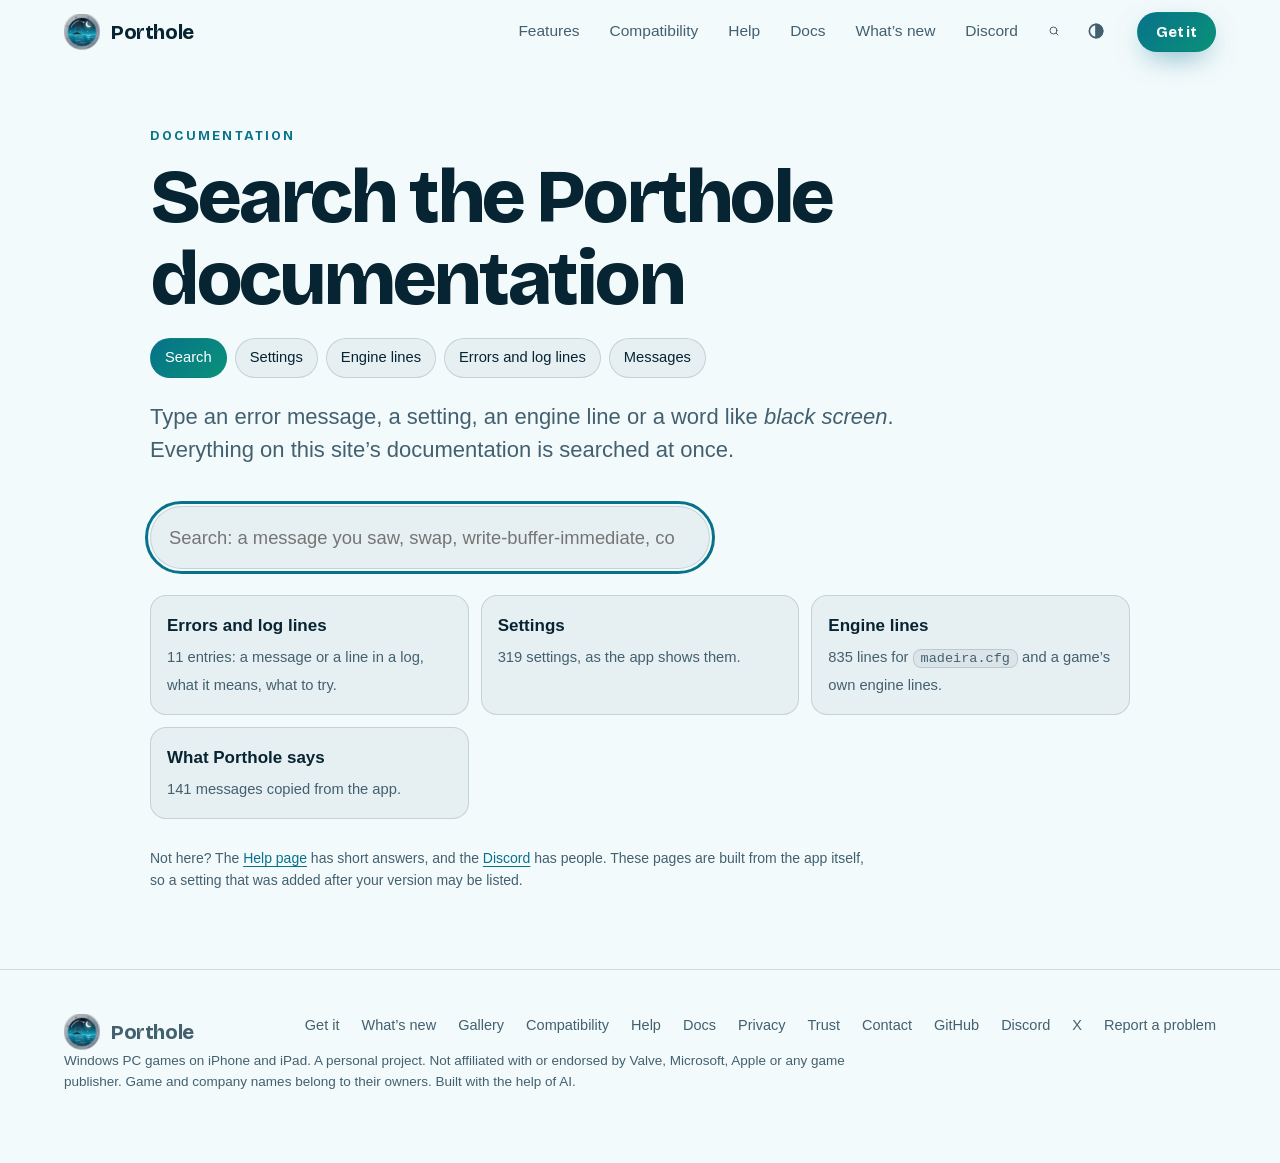
<file: docs/index.html>
<!doctype html>
<html lang="en">
<head>
<meta charset="utf-8">
<meta name="viewport" content="width=device-width, initial-scale=1">
<title>Documentation: search errors, settings and engine lines | Porthole</title>
<meta name="description" content="Search Porthole&#x27;s documentation: error messages, every setting, every engine line.">
<meta name="theme-color" content="#04121A">
<link rel="icon" type="image/png" sizes="64x64" href="/img/favicon-64.png">
<link rel="icon" type="image/png" sizes="32x32" href="/img/favicon-32.png">
<link rel="apple-touch-icon" href="/img/apple-touch-icon.png">
<link rel="canonical" href="https://portholehq.site/docs/">
<meta property="og:type" content="website">
<meta property="og:title" content="Documentation: search errors, settings and engine lines | Porthole">
<meta property="og:description" content="Search Porthole&#x27;s documentation: error messages, every setting, every engine line.">
<meta property="og:image" content="https://portholehq.site/img/og-image.jpg">
<meta property="og:url" content="https://portholehq.site/docs/">
<meta property="og:image:width" content="1200">
<meta property="og:image:height" content="630">
<meta name="twitter:card" content="summary_large_image">
<script>document.documentElement.classList.add("js");if(window.matchMedia&&matchMedia("(prefers-reduced-motion: reduce)").matches)document.documentElement.classList.add("rm")</script>
<script>try{var s=localStorage.getItem("porthole-scheme");if(s)document.documentElement.dataset.scheme=s}catch(e){}</script>
<link rel="preload" href="/fonts/bricolage-grotesque-latin.woff2" as="font" type="font/woff2" crossorigin>
<link rel="stylesheet" href="/site2.css?v=20261113g">
<link rel="stylesheet" href="/inner.css?v=20261113g">
<link rel="stylesheet" href="/docs/docs.css?v=202611121939">
</head>
<body class="inner">
<div class="sea" aria-hidden="true"><i></i><i></i></div>
<a class="skip" href="#main">Skip to the content</a>
<header class="nav">
  <a class="brand" href="/"><img src="/img/porthole-night-96.webp" alt="" width="36" height="36">Porthole</a>
  <nav class="links" aria-label="Main"><a href="/#features">Features</a><a href="/compat.html">Compatibility</a><a href="/help.html">Help</a><a href="/docs/" aria-current="page">Docs</a><a href="/changelog.html">What&rsquo;s new</a><a href="https://discord.gg/N7PkdptTFn">Discord</a><a class="navtool" href="/docs/?search" aria-label="Search the documentation"><svg viewBox="0 0 24 24" width="20" height="20" fill="none" stroke="currentColor" stroke-width="2" stroke-linecap="round" aria-hidden="true"><circle cx="11" cy="11" r="7"/><path d="M20 20l-3.5-3.5"/></svg><span>Search</span></a><button class="navtool scheme" type="button" aria-label="Switch to light mode"><svg viewBox="0 0 24 24" width="20" height="20" fill="none" stroke="currentColor" stroke-width="2" aria-hidden="true"><circle cx="12" cy="12" r="8"/><path d="M12 4a8 8 0 0 1 0 16z" fill="currentColor"/></svg><span>Light mode</span></button></nav>
  <a class="btn primary sm" href="/download.html">Get it</a>
  <button class="burger" type="button" aria-label="Menu" aria-expanded="false"><span></span></button>
  <div class="bar" aria-hidden="true"></div>
</header>
<main id="main">
<div class="wrap page doc docs">
<p class="eyebrow">Documentation</p>
<h1>Search the Porthole documentation</h1>
<nav class="d-nav" aria-label="Documentation"><a href="/docs/" aria-current="page">Search</a><a href="/docs/settings.html">Settings</a><a href="/docs/engine-lines.html">Engine lines</a><a href="/docs/errors.html">Errors and log lines</a><a href="/docs/messages.html">Messages</a></nav>
<p class="lede">Type an error message, a setting, an engine line or a word like <i>black screen</i>. Everything on this site’s documentation is searched at once.</p>
<input class="search big" type="search" id="docs-search" placeholder="Search: a message you saw, swap, write-buffer-immediate, controller..." aria-label="Search the documentation" autocomplete="off" autofocus>
<p class="fine" id="docs-status" aria-live="polite" style="margin:8px 0 0"></p>
<div id="docs-results" class="d-results"></div>
<div class="d-cards" id="docs-cards">
<a class="d-card" href="/docs/errors.html"><b>Errors and log lines</b><span>11 entries: a message or a line in a log, what it means, what to try.</span></a>
<a class="d-card" href="/docs/settings.html"><b>Settings</b><span>319 settings, as the app shows them.</span></a>
<a class="d-card" href="/docs/engine-lines.html"><b>Engine lines</b><span>835 lines for <code>madeira.cfg</code> and a game’s own engine lines.</span></a>
<a class="d-card" href="/docs/messages.html"><b>What Porthole says</b><span>141 messages copied from the app.</span></a>
</div>
<p class="fine" style="margin-top:28px">Not here? The <a href="/help.html">Help page</a> has short answers, and the <a href="https://discord.gg/N7PkdptTFn">Discord</a> has people. These pages are built from the app itself, so a setting that was added after your version may be listed.</p>
</div>
</main>
<footer class="foot"><div class="wrap">
  <div class="row"><a class="brand" href="/"><img src="/img/porthole-night-96.webp" alt="" width="36" height="36">Porthole</a>
  <nav aria-label="Footer"><a href="/download.html">Get it</a><a href="/changelog.html">What&rsquo;s new</a><a href="/gallery.html">Gallery</a><a href="/compat.html">Compatibility</a><a href="/help.html">Help</a><a href="/docs/">Docs</a><a href="/privacy.html">Privacy</a><a href="/trust.html">Trust</a><a href="/privacy.html#contact">Contact</a><a href="https://github.com/tylerkaska112/Porthole">GitHub</a><a href="https://discord.gg/N7PkdptTFn">Discord</a><a href="https://x.com/portholehq">X</a><a href="https://github.com/tylerkaska112/Porthole/issues/new/choose">Report a problem</a></nav></div>
  <p>Windows PC games on iPhone and iPad. A personal project. Not affiliated with or endorsed by Valve, Microsoft, Apple or any game publisher. Game and company names belong to their owners. Built with the help of AI.</p>
</div></footer>
<script src="/tools.js?v=20261052" defer></script>
<script src="/docs/docs.js?v=202611121939" defer></script>
<script src="/site2.js?v=20261113g" defer></script>
</body>
</html>
</file>
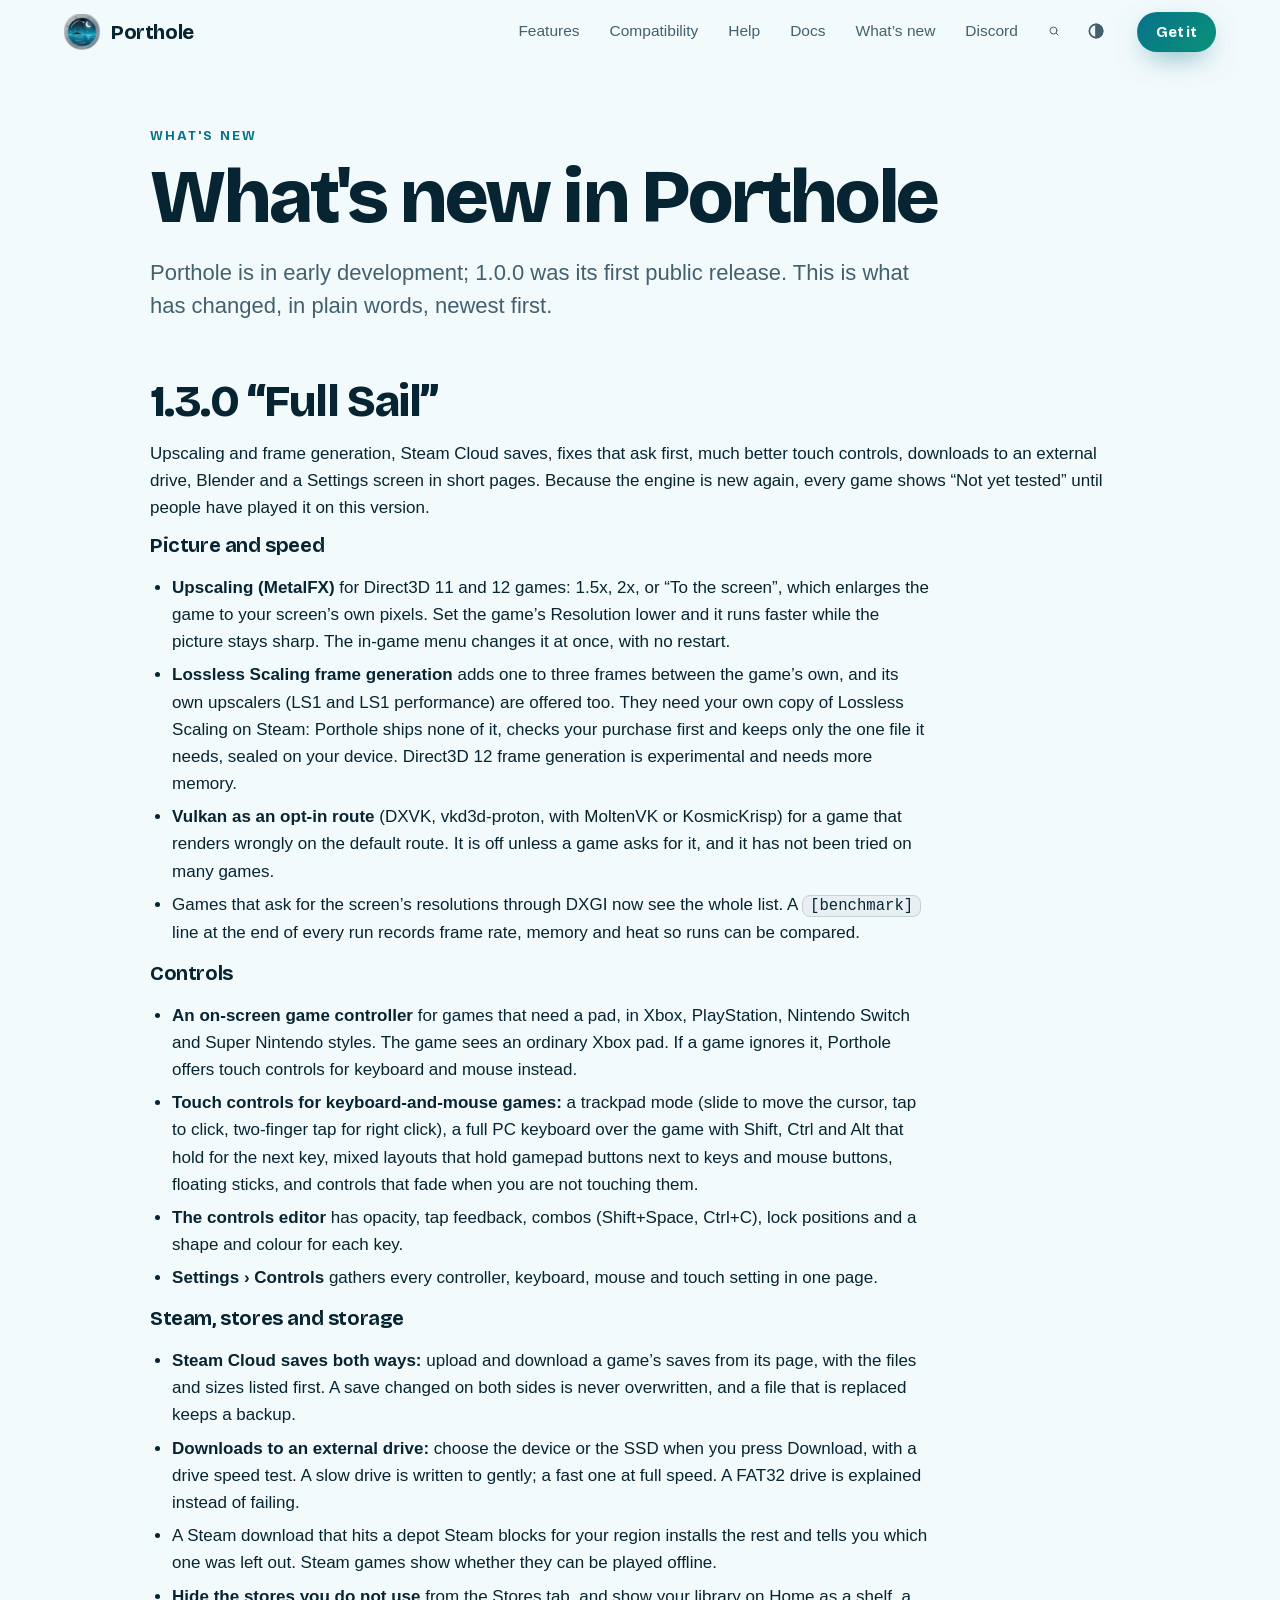
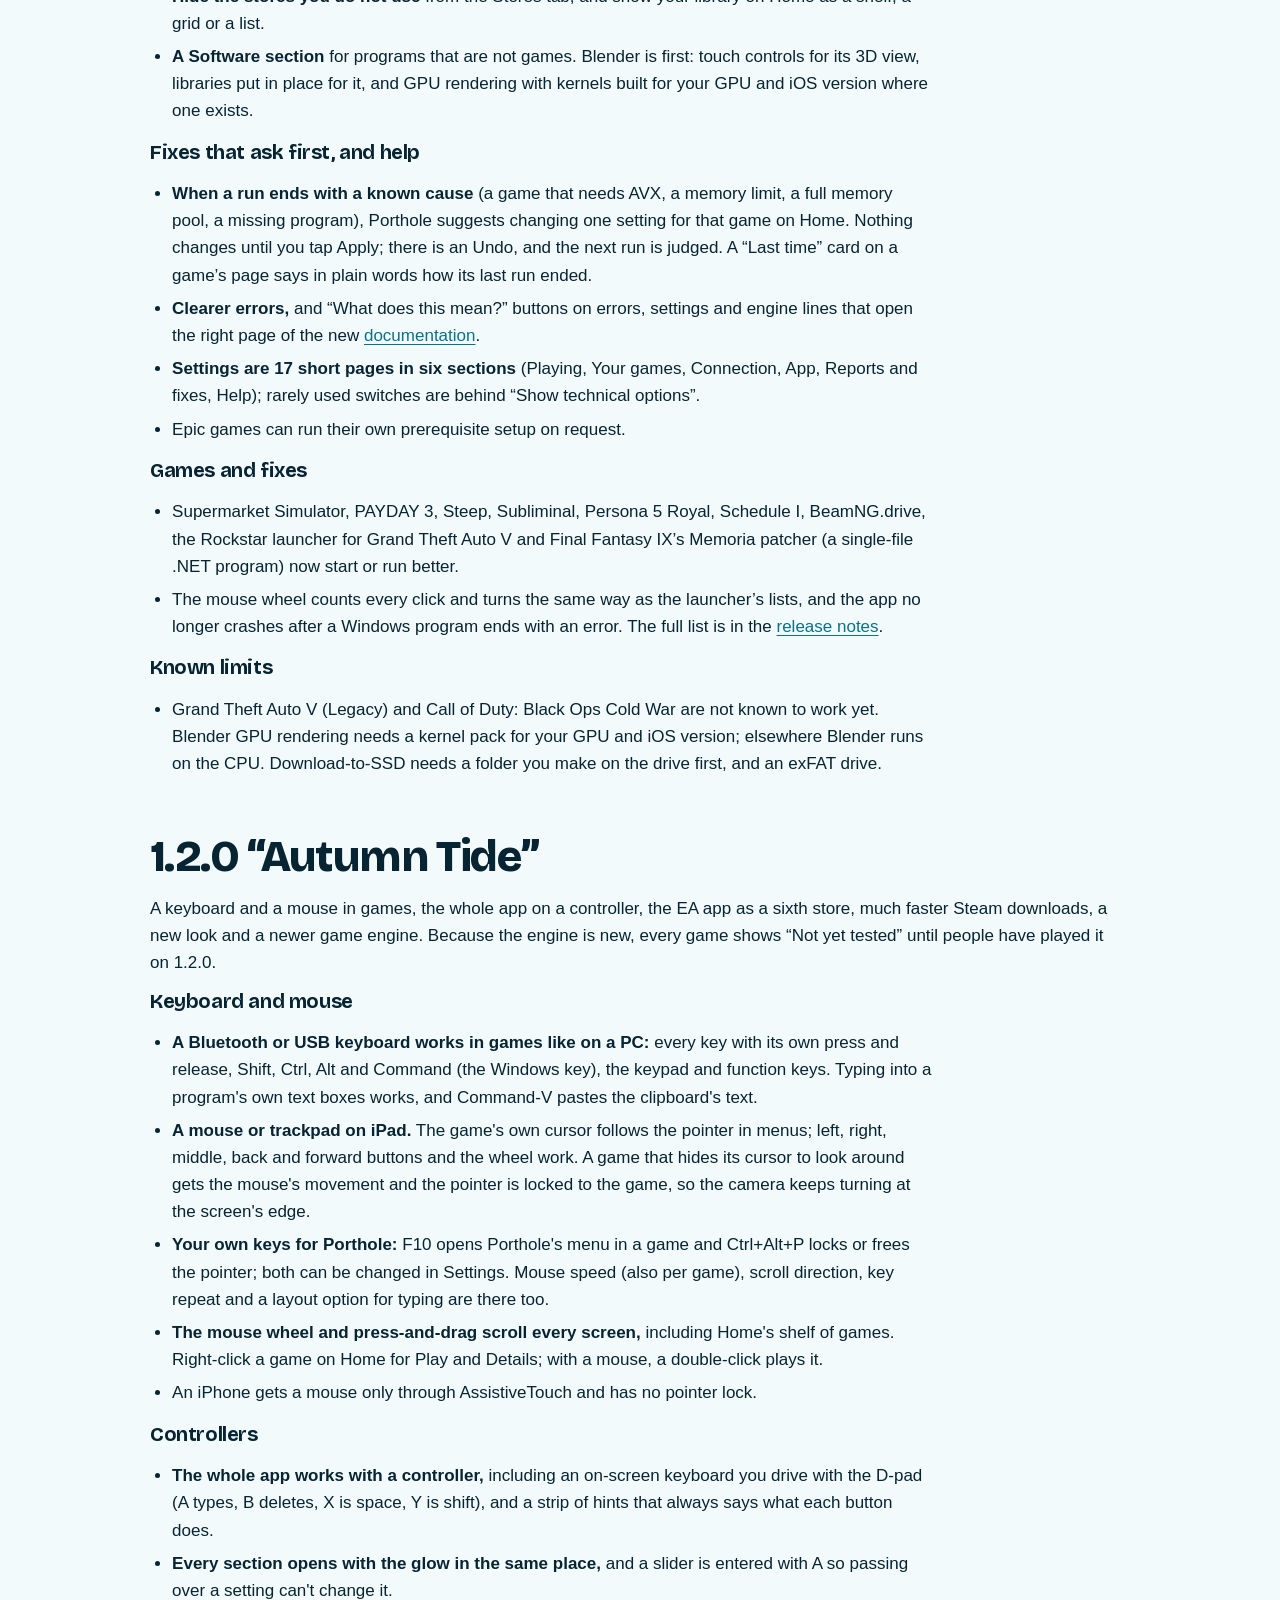
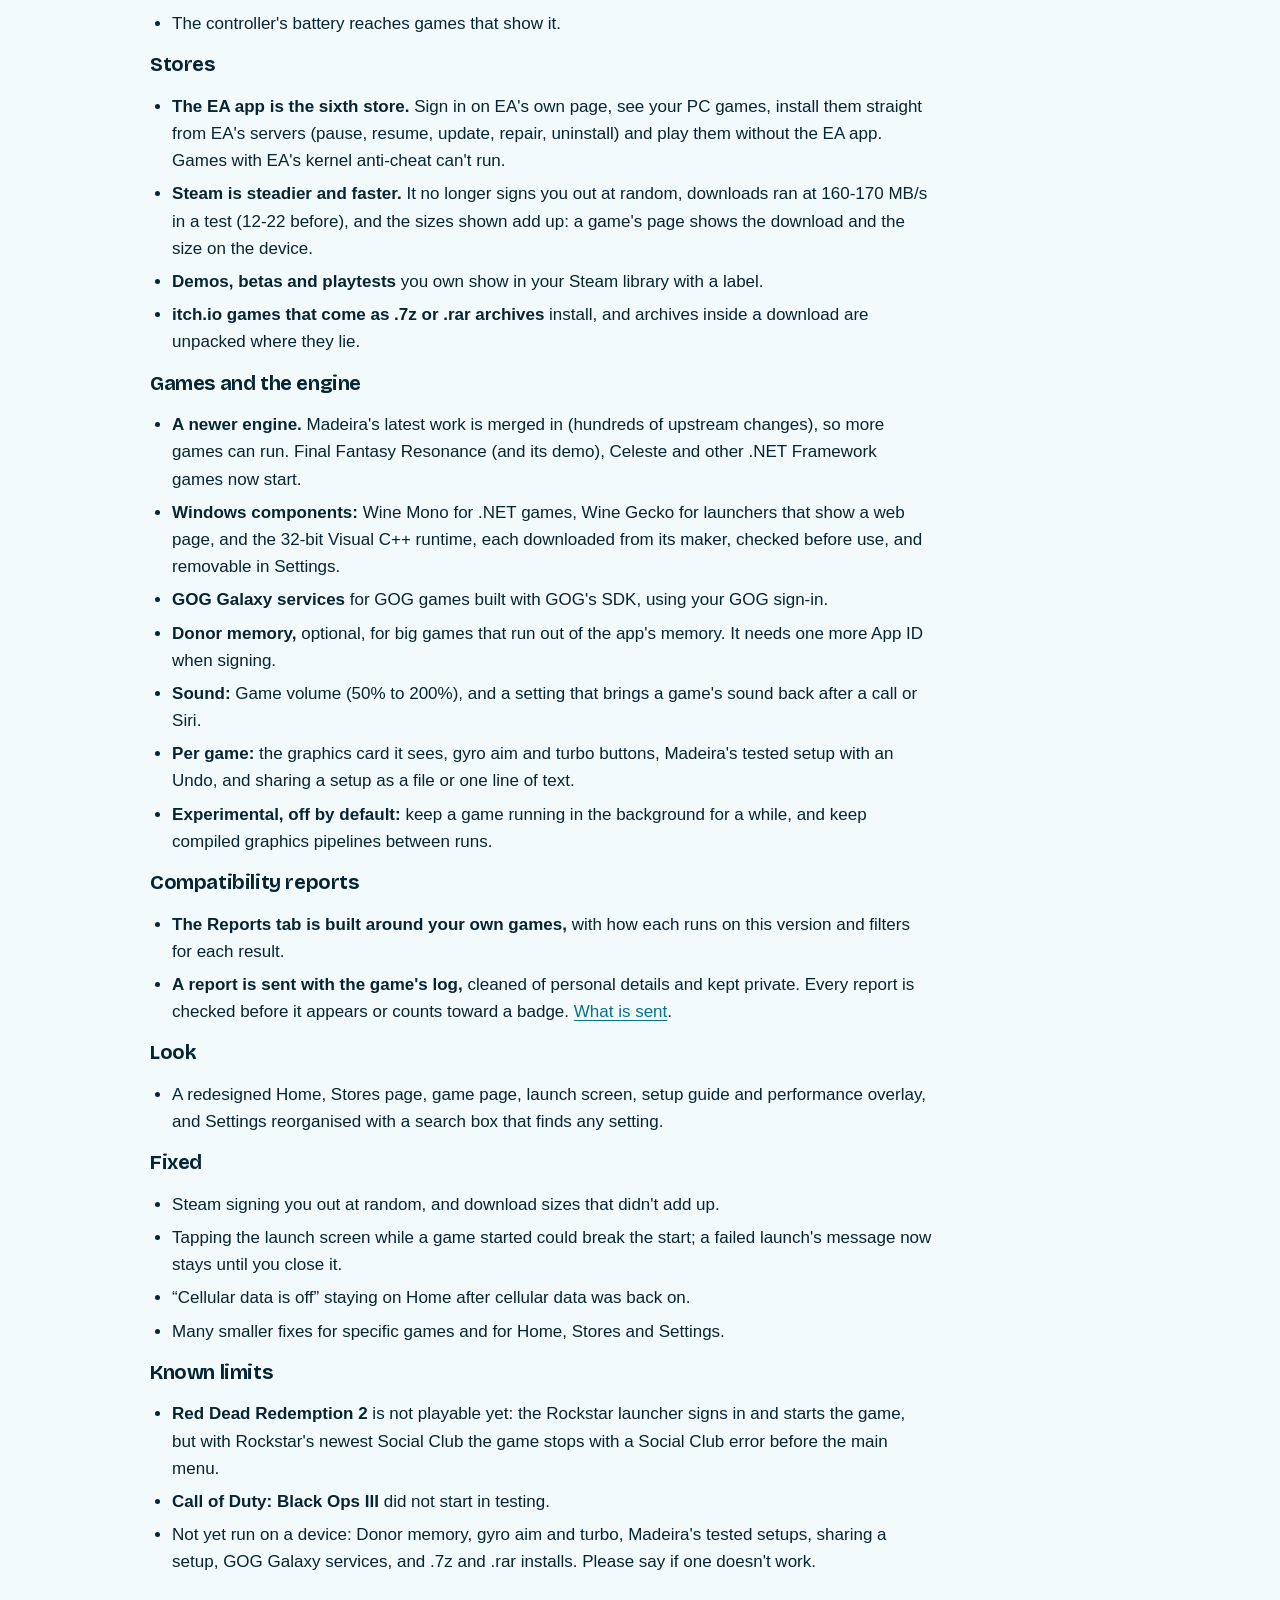
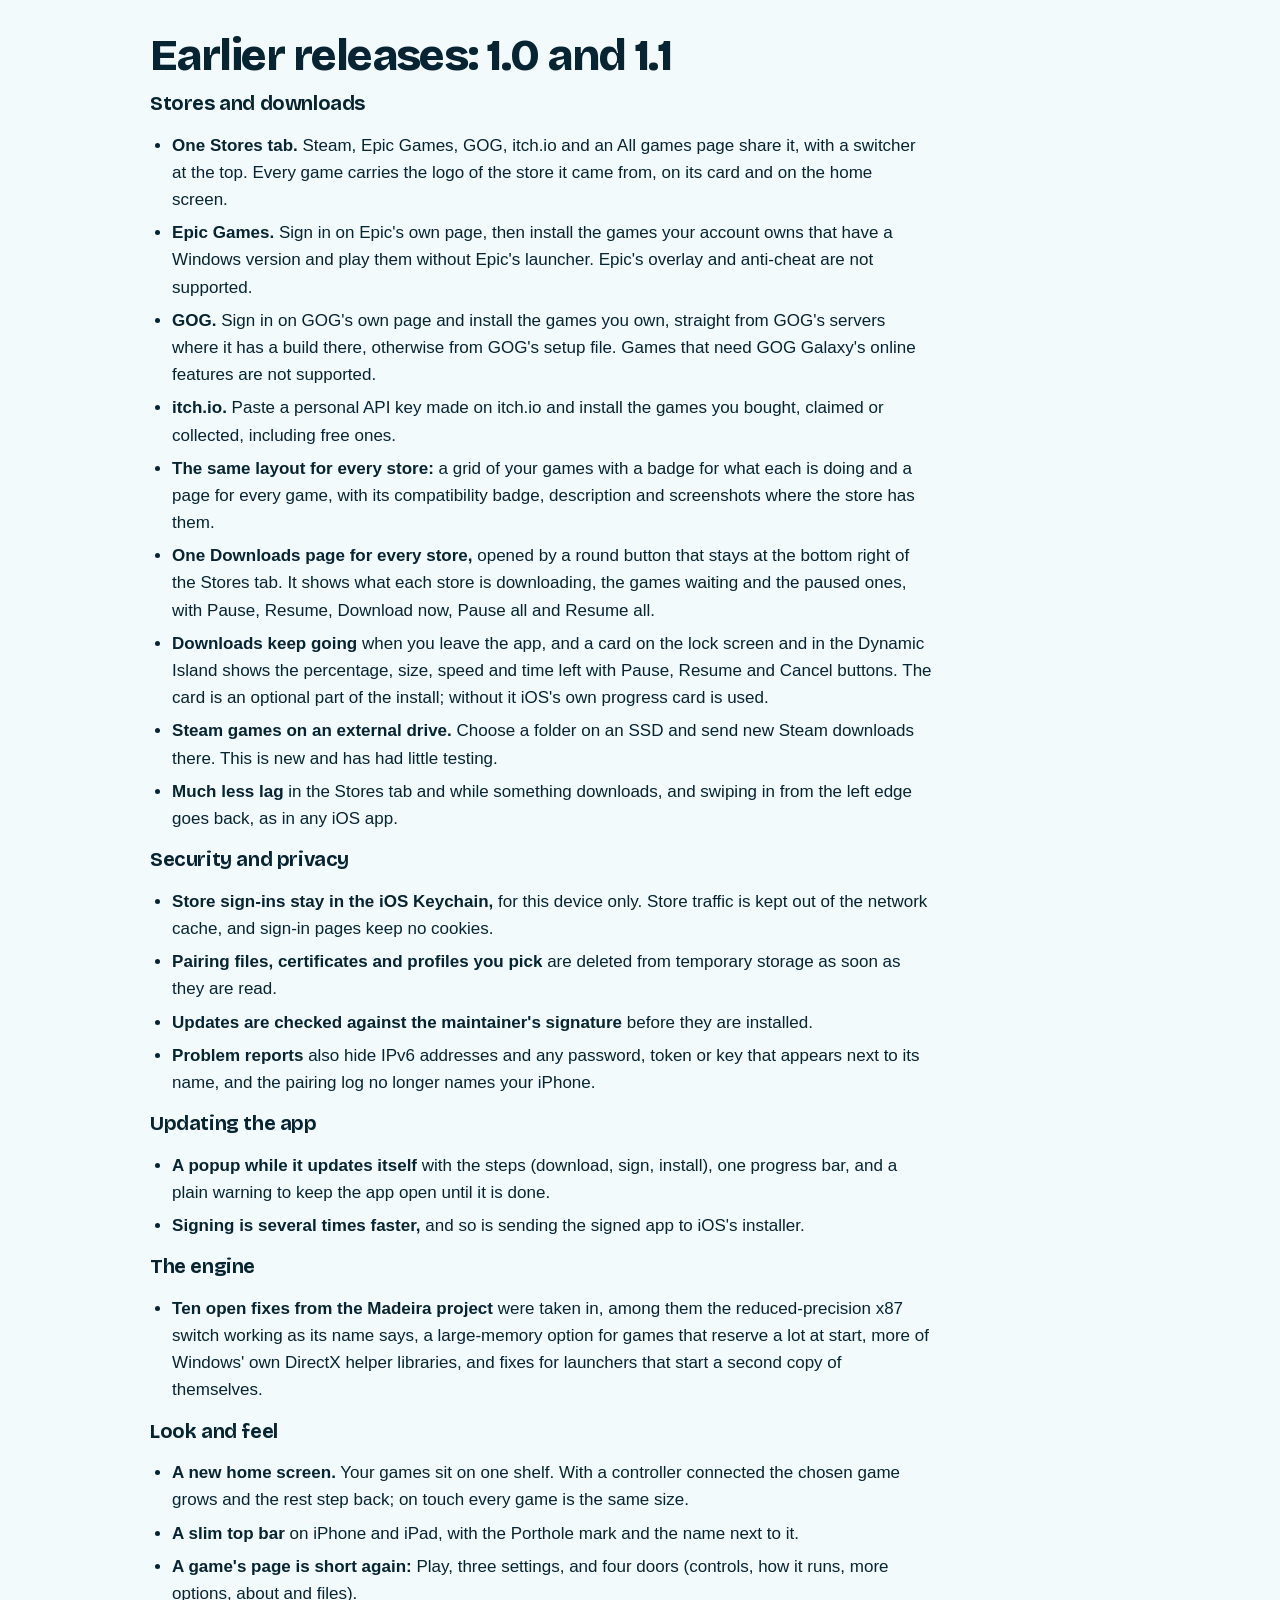
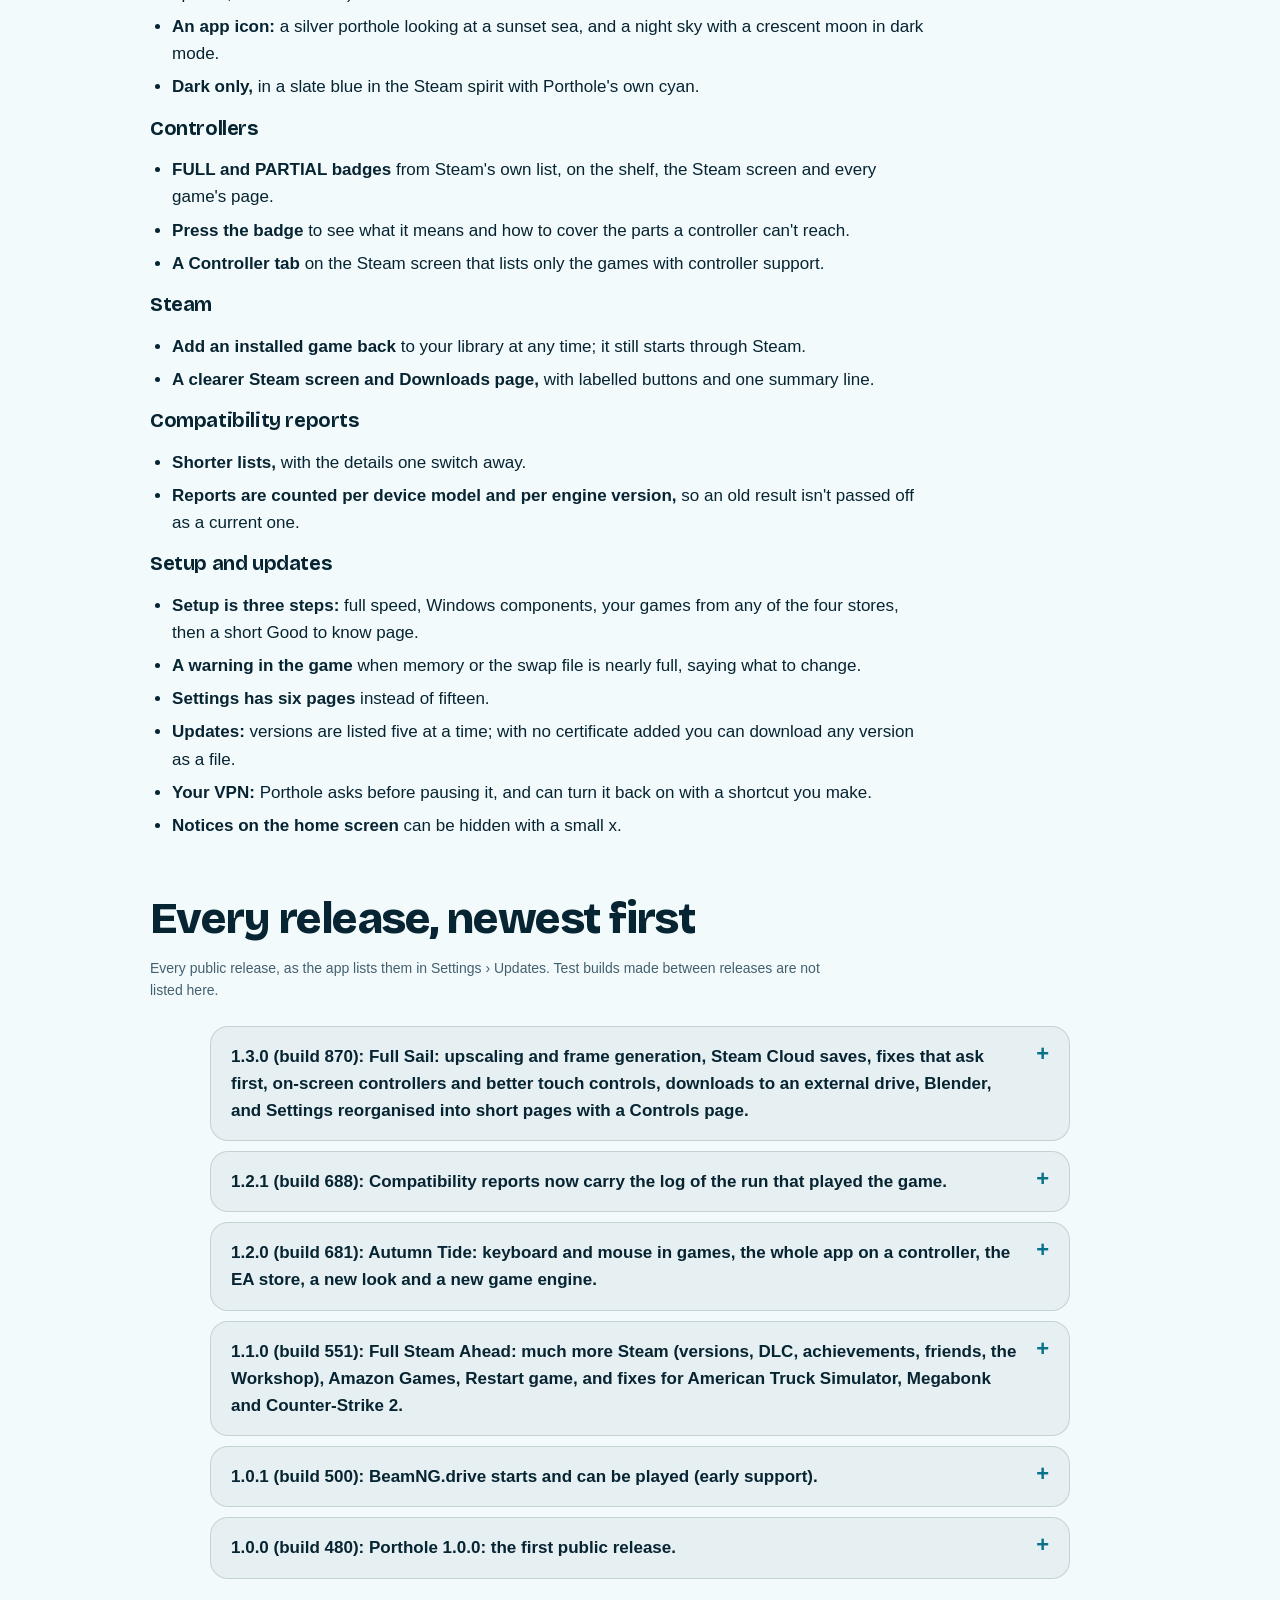
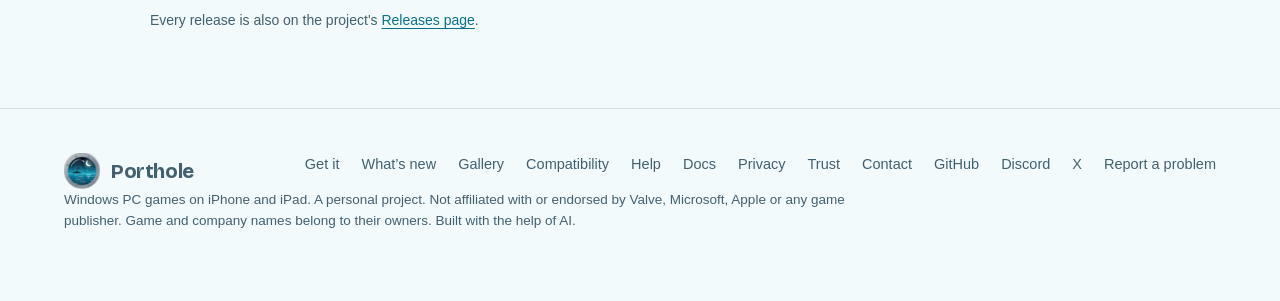
<file: changelog.html>
<!doctype html>
<html lang="en">
<head>
<meta charset="utf-8">
<meta name="viewport" content="width=device-width, initial-scale=1">
<title>What's new | Porthole</title>
<meta name="description" content="What has changed in Porthole so far, in plain words.">
<meta name="theme-color" content="#04121A">
<link rel="icon" type="image/png" sizes="64x64" href="/img/favicon-64.png">
<link rel="icon" type="image/png" sizes="32x32" href="/img/favicon-32.png">
<link rel="apple-touch-icon" href="/img/apple-touch-icon.png">
<link rel="canonical" href="https://portholehq.site/changelog.html">
<meta property="og:type" content="website">
<meta property="og:title" content="What's new | Porthole">
<meta property="og:description" content="What has changed in Porthole so far, in plain words.">
<meta property="og:image" content="https://portholehq.site/img/og-image.jpg">
<meta property="og:url" content="https://portholehq.site/changelog.html">
<meta property="og:image:width" content="1200">
<meta property="og:image:height" content="630">
<meta name="twitter:card" content="summary_large_image">
<script>document.documentElement.classList.add("js");if(window.matchMedia&&matchMedia("(prefers-reduced-motion: reduce)").matches)document.documentElement.classList.add("rm")</script>
<script>try{var s=localStorage.getItem("porthole-scheme");if(s)document.documentElement.dataset.scheme=s}catch(e){}</script>
<link rel="preload" href="/fonts/bricolage-grotesque-latin.woff2" as="font" type="font/woff2" crossorigin>
<link rel="stylesheet" href="/site2.css?v=20261113g">
<link rel="stylesheet" href="/inner.css?v=20261113g">
</head>
<body class="inner">
<div class="sea" aria-hidden="true"><i></i><i></i></div>
<a class="skip" href="#main">Skip to the content</a>
<header class="nav">
  <a class="brand" href="/"><img src="/img/porthole-night-96.webp" alt="" width="36" height="36">Porthole</a>
  <nav class="links" aria-label="Main"><a href="/#features">Features</a><a href="/compat.html">Compatibility</a><a href="/help.html">Help</a><a href="/docs/">Docs</a><a href="/changelog.html" aria-current="page">What&rsquo;s new</a><a href="https://discord.gg/N7PkdptTFn">Discord</a><a class="navtool" href="/docs/?search" aria-label="Search the documentation"><svg viewBox="0 0 24 24" width="20" height="20" fill="none" stroke="currentColor" stroke-width="2" stroke-linecap="round" aria-hidden="true"><circle cx="11" cy="11" r="7"/><path d="M20 20l-3.5-3.5"/></svg><span>Search</span></a><button class="navtool scheme" type="button" aria-label="Switch to light mode"><svg viewBox="0 0 24 24" width="20" height="20" fill="none" stroke="currentColor" stroke-width="2" aria-hidden="true"><circle cx="12" cy="12" r="8"/><path d="M12 4a8 8 0 0 1 0 16z" fill="currentColor"/></svg><span>Light mode</span></button></nav>
  <a class="btn primary sm" href="/download.html">Get it</a>
  <button class="burger" type="button" aria-label="Menu" aria-expanded="false"><span></span></button>
  <div class="bar" aria-hidden="true"></div>
</header>
<main id="main">
<div class="wrap page">
  <p class="eyebrow">What's new</p>
  <h1>What's new in Porthole</h1>
  <p class="lede">Porthole is in early development; 1.0.0 was its first public release. This is what has changed, in plain words, newest first.</p>

  <h2 id="v1-3-0">1.3.0 &ldquo;Full Sail&rdquo;</h2>
  <p>Upscaling and frame generation, Steam Cloud saves, fixes that ask first, much better touch controls, downloads to an external drive, Blender and a Settings screen in short pages. Because the engine is new again, every game shows &ldquo;Not yet tested&rdquo; until people have played it on this version.</p>

  <h3>Picture and speed</h3>
  <ul>
    <li><b>Upscaling (MetalFX)</b> for Direct3D 11 and 12 games: 1.5x, 2x, or &ldquo;To the screen&rdquo;, which enlarges the game to your screen&rsquo;s own pixels. Set the game&rsquo;s Resolution lower and it runs faster while the picture stays sharp. The in-game menu changes it at once, with no restart.</li>
    <li><b>Lossless Scaling frame generation</b> adds one to three frames between the game&rsquo;s own, and its own upscalers (LS1 and LS1 performance) are offered too. They need your own copy of Lossless Scaling on Steam: Porthole ships none of it, checks your purchase first and keeps only the one file it needs, sealed on your device. Direct3D 12 frame generation is experimental and needs more memory.</li>
    <li><b>Vulkan as an opt-in route</b> (DXVK, vkd3d-proton, with MoltenVK or KosmicKrisp) for a game that renders wrongly on the default route. It is off unless a game asks for it, and it has not been tried on many games.</li>
    <li>Games that ask for the screen&rsquo;s resolutions through DXGI now see the whole list. A <code>[benchmark]</code> line at the end of every run records frame rate, memory and heat so runs can be compared.</li>
  </ul>

  <h3>Controls</h3>
  <ul>
    <li><b>An on-screen game controller</b> for games that need a pad, in Xbox, PlayStation, Nintendo Switch and Super Nintendo styles. The game sees an ordinary Xbox pad. If a game ignores it, Porthole offers touch controls for keyboard and mouse instead.</li>
    <li><b>Touch controls for keyboard-and-mouse games:</b> a trackpad mode (slide to move the cursor, tap to click, two-finger tap for right click), a full PC keyboard over the game with Shift, Ctrl and Alt that hold for the next key, mixed layouts that hold gamepad buttons next to keys and mouse buttons, floating sticks, and controls that fade when you are not touching them.</li>
    <li><b>The controls editor</b> has opacity, tap feedback, combos (Shift+Space, Ctrl+C), lock positions and a shape and colour for each key.</li>
    <li><b>Settings &rsaquo; Controls</b> gathers every controller, keyboard, mouse and touch setting in one page.</li>
  </ul>

  <h3>Steam, stores and storage</h3>
  <ul>
    <li><b>Steam Cloud saves both ways:</b> upload and download a game&rsquo;s saves from its page, with the files and sizes listed first. A save changed on both sides is never overwritten, and a file that is replaced keeps a backup.</li>
    <li><b>Downloads to an external drive:</b> choose the device or the SSD when you press Download, with a drive speed test. A slow drive is written to gently; a fast one at full speed. A FAT32 drive is explained instead of failing.</li>
    <li>A Steam download that hits a depot Steam blocks for your region installs the rest and tells you which one was left out. Steam games show whether they can be played offline.</li>
    <li><b>Hide the stores you do not use</b> from the Stores tab, and show your library on Home as a shelf, a grid or a list.</li>
    <li><b>A Software section</b> for programs that are not games. Blender is first: touch controls for its 3D view, libraries put in place for it, and GPU rendering with kernels built for your GPU and iOS version where one exists.</li>
  </ul>

  <h3>Fixes that ask first, and help</h3>
  <ul>
    <li><b>When a run ends with a known cause</b> (a game that needs AVX, a memory limit, a full memory pool, a missing program), Porthole suggests changing one setting for that game on Home. Nothing changes until you tap Apply; there is an Undo, and the next run is judged. A &ldquo;Last time&rdquo; card on a game&rsquo;s page says in plain words how its last run ended.</li>
    <li><b>Clearer errors,</b> and &ldquo;What does this mean?&rdquo; buttons on errors, settings and engine lines that open the right page of the new <a href="/docs/">documentation</a>.</li>
    <li><b>Settings are 17 short pages in six sections</b> (Playing, Your games, Connection, App, Reports and fixes, Help); rarely used switches are behind &ldquo;Show technical options&rdquo;.</li>
    <li>Epic games can run their own prerequisite setup on request.</li>
  </ul>

  <h3>Games and fixes</h3>
  <ul>
    <li>Supermarket Simulator, PAYDAY 3, Steep, Subliminal, Persona 5 Royal, Schedule I, BeamNG.drive, the Rockstar launcher for Grand Theft Auto V and Final Fantasy IX&rsquo;s Memoria patcher (a single-file .NET program) now start or run better.</li>
    <li>The mouse wheel counts every click and turns the same way as the launcher&rsquo;s lists, and the app no longer crashes after a Windows program ends with an error. The full list is in the <a href="https://github.com/tylerkaska112/Porthole/releases/tag/v1.3.0">release notes</a>.</li>
  </ul>

  <h3>Known limits</h3>
  <ul>
    <li>Grand Theft Auto V (Legacy) and Call of Duty: Black Ops Cold War are not known to work yet. Blender GPU rendering needs a kernel pack for your GPU and iOS version; elsewhere Blender runs on the CPU. Download-to-SSD needs a folder you make on the drive first, and an exFAT drive.</li>
  </ul>

  <h2 id="v1-2-0">1.2.0 &ldquo;Autumn Tide&rdquo;</h2>
  <p>A keyboard and a mouse in games, the whole app on a controller, the EA app as a sixth store, much faster Steam downloads, a new look and a newer game engine. Because the engine is new, every game shows &ldquo;Not yet tested&rdquo; until people have played it on 1.2.0.</p>

  <h3>Keyboard and mouse</h3>
  <ul>
    <li><b>A Bluetooth or USB keyboard works in games like on a PC:</b> every key with its own press and release, Shift, Ctrl, Alt and Command (the Windows key), the keypad and function keys. Typing into a program's own text boxes works, and Command-V pastes the clipboard's text.</li>
    <li><b>A mouse or trackpad on iPad.</b> The game's own cursor follows the pointer in menus; left, right, middle, back and forward buttons and the wheel work. A game that hides its cursor to look around gets the mouse's movement and the pointer is locked to the game, so the camera keeps turning at the screen's edge.</li>
    <li><b>Your own keys for Porthole:</b> F10 opens Porthole's menu in a game and Ctrl+Alt+P locks or frees the pointer; both can be changed in Settings. Mouse speed (also per game), scroll direction, key repeat and a layout option for typing are there too.</li>
    <li><b>The mouse wheel and press-and-drag scroll every screen,</b> including Home's shelf of games. Right-click a game on Home for Play and Details; with a mouse, a double-click plays it.</li>
    <li>An iPhone gets a mouse only through AssistiveTouch and has no pointer lock.</li>
  </ul>

  <h3>Controllers</h3>
  <ul>
    <li><b>The whole app works with a controller,</b> including an on-screen keyboard you drive with the D-pad (A types, B deletes, X is space, Y is shift), and a strip of hints that always says what each button does.</li>
    <li><b>Every section opens with the glow in the same place,</b> and a slider is entered with A so passing over a setting can't change it.</li>
    <li>The controller's battery reaches games that show it.</li>
  </ul>

  <h3>Stores</h3>
  <ul>
    <li><b>The EA app is the sixth store.</b> Sign in on EA's own page, see your PC games, install them straight from EA's servers (pause, resume, update, repair, uninstall) and play them without the EA app. Games with EA's kernel anti-cheat can't run.</li>
    <li><b>Steam is steadier and faster.</b> It no longer signs you out at random, downloads ran at 160-170 MB/s in a test (12-22 before), and the sizes shown add up: a game's page shows the download and the size on the device.</li>
    <li><b>Demos, betas and playtests</b> you own show in your Steam library with a label.</li>
    <li><b>itch.io games that come as .7z or .rar archives</b> install, and archives inside a download are unpacked where they lie.</li>
  </ul>

  <h3>Games and the engine</h3>
  <ul>
    <li><b>A newer engine.</b> Madeira's latest work is merged in (hundreds of upstream changes), so more games can run. Final Fantasy Resonance (and its demo), Celeste and other .NET Framework games now start.</li>
    <li><b>Windows components:</b> Wine Mono for .NET games, Wine Gecko for launchers that show a web page, and the 32-bit Visual C++ runtime, each downloaded from its maker, checked before use, and removable in Settings.</li>
    <li><b>GOG Galaxy services</b> for GOG games built with GOG's SDK, using your GOG sign-in.</li>
    <li><b>Donor memory,</b> optional, for big games that run out of the app's memory. It needs one more App ID when signing.</li>
    <li><b>Sound:</b> Game volume (50% to 200%), and a setting that brings a game's sound back after a call or Siri.</li>
    <li><b>Per game:</b> the graphics card it sees, gyro aim and turbo buttons, Madeira's tested setup with an Undo, and sharing a setup as a file or one line of text.</li>
    <li><b>Experimental, off by default:</b> keep a game running in the background for a while, and keep compiled graphics pipelines between runs.</li>
  </ul>

  <h3>Compatibility reports</h3>
  <ul>
    <li><b>The Reports tab is built around your own games,</b> with how each runs on this version and filters for each result.</li>
    <li><b>A report is sent with the game's log,</b> cleaned of personal details and kept private. Every report is checked before it appears or counts toward a badge. <a href="/privacy.html#reports">What is sent</a>.</li>
  </ul>

  <h3>Look</h3>
  <ul>
    <li>A redesigned Home, Stores page, game page, launch screen, setup guide and performance overlay, and Settings reorganised with a search box that finds any setting.</li>
  </ul>

  <h3>Fixed</h3>
  <ul>
    <li>Steam signing you out at random, and download sizes that didn't add up.</li>
    <li>Tapping the launch screen while a game started could break the start; a failed launch's message now stays until you close it.</li>
    <li>&ldquo;Cellular data is off&rdquo; staying on Home after cellular data was back on.</li>
    <li>Many smaller fixes for specific games and for Home, Stores and Settings.</li>
  </ul>

  <h3>Known limits</h3>
  <ul>
    <li><b>Red Dead Redemption 2</b> is not playable yet: the Rockstar launcher signs in and starts the game, but with Rockstar's newest Social Club the game stops with a Social Club error before the main menu.</li>
    <li><b>Call of Duty: Black Ops III</b> did not start in testing.</li>
    <li>Not yet run on a device: Donor memory, gyro aim and turbo, Madeira's tested setups, sharing a setup, GOG Galaxy services, and .7z and .rar installs. Please say if one doesn't work.</li>
  </ul>

  <h2 id="v1-1-0">Earlier releases: 1.0 and 1.1</h2>
  <h3>Stores and downloads</h3>
  <ul>
    <li><b>One Stores tab.</b> Steam, Epic Games, GOG, itch.io and an All games page share it, with a switcher at the top. Every game carries the logo of the store it came from, on its card and on the home screen.</li>
    <li><b>Epic Games.</b> Sign in on Epic's own page, then install the games your account owns that have a Windows version and play them without Epic's launcher. Epic's overlay and anti-cheat are not supported.</li>
    <li><b>GOG.</b> Sign in on GOG's own page and install the games you own, straight from GOG's servers where it has a build there, otherwise from GOG's setup file. Games that need GOG Galaxy's online features are not supported.</li>
    <li><b>itch.io.</b> Paste a personal API key made on itch.io and install the games you bought, claimed or collected, including free ones.</li>
    <li><b>The same layout for every store:</b> a grid of your games with a badge for what each is doing and a page for every game, with its compatibility badge, description and screenshots where the store has them.</li>
    <li><b>One Downloads page for every store,</b> opened by a round button that stays at the bottom right of the Stores tab. It shows what each store is downloading, the games waiting and the paused ones, with Pause, Resume, Download now, Pause all and Resume all.</li>
    <li><b>Downloads keep going</b> when you leave the app, and a card on the lock screen and in the Dynamic Island shows the percentage, size, speed and time left with Pause, Resume and Cancel buttons. The card is an optional part of the install; without it iOS's own progress card is used.</li>
    <li><b>Steam games on an external drive.</b> Choose a folder on an SSD and send new Steam downloads there. This is new and has had little testing.</li>
    <li><b>Much less lag</b> in the Stores tab and while something downloads, and swiping in from the left edge goes back, as in any iOS app.</li>
  </ul>

  <h3>Security and privacy</h3>
  <ul>
    <li><b>Store sign-ins stay in the iOS Keychain,</b> for this device only. Store traffic is kept out of the network cache, and sign-in pages keep no cookies.</li>
    <li><b>Pairing files, certificates and profiles you pick</b> are deleted from temporary storage as soon as they are read.</li>
    <li><b>Updates are checked against the maintainer's signature</b> before they are installed.</li>
    <li><b>Problem reports</b> also hide IPv6 addresses and any password, token or key that appears next to its name, and the pairing log no longer names your iPhone.</li>
  </ul>
  <h3>Updating the app</h3>
  <ul>
    <li><b>A popup while it updates itself</b> with the steps (download, sign, install), one progress bar, and a plain warning to keep the app open until it is done.</li>
    <li><b>Signing is several times faster,</b> and so is sending the signed app to iOS's installer.</li>
  </ul>

  <h3>The engine</h3>
  <ul>
    <li><b>Ten open fixes from the Madeira project</b> were taken in, among them the reduced-precision x87 switch working as its name says, a large-memory option for games that reserve a lot at start, more of Windows' own DirectX helper libraries, and fixes for launchers that start a second copy of themselves.</li>
  </ul>

  <h3>Look and feel</h3>
  <ul>
    <li><b>A new home screen.</b> Your games sit on one shelf. With a controller connected the chosen game grows and the rest step back; on touch every game is the same size.</li>
    <li><b>A slim top bar</b> on iPhone and iPad, with the Porthole mark and the name next to it.</li>
    <li><b>A game's page is short again:</b> Play, three settings, and four doors (controls, how it runs, more options, about and files).</li>
    <li><b>An app icon:</b> a silver porthole looking at a sunset sea, and a night sky with a crescent moon in dark mode.</li>
    <li><b>Dark only,</b> in a slate blue in the Steam spirit with Porthole's own cyan.</li>
  </ul>

  <h3>Controllers</h3>
  <ul>
    <li><b>FULL and PARTIAL badges</b> from Steam's own list, on the shelf, the Steam screen and every game's page.</li>
    <li><b>Press the badge</b> to see what it means and how to cover the parts a controller can't reach.</li>
    <li><b>A Controller tab</b> on the Steam screen that lists only the games with controller support.</li>
  </ul>

  <h3>Steam</h3>
  <ul>
    <li><b>Add an installed game back</b> to your library at any time; it still starts through Steam.</li>
    <li><b>A clearer Steam screen and Downloads page,</b> with labelled buttons and one summary line.</li>
  </ul>

  <h3>Compatibility reports</h3>
  <ul>
    <li><b>Shorter lists,</b> with the details one switch away.</li>
    <li><b>Reports are counted per device model and per engine version,</b> so an old result isn't passed off as a current one.</li>
  </ul>

  <h3>Setup and updates</h3>
  <ul>
    <li><b>Setup is three steps:</b> full speed, Windows components, your games from any of the four stores, then a short Good to know page.</li>
    <li><b>A warning in the game</b> when memory or the swap file is nearly full, saying what to change.</li>
    <li><b>Settings has six pages</b> instead of fifteen.</li>
    <li><b>Updates:</b> versions are listed five at a time; with no certificate added you can download any version as a file.</li>
    <li><b>Your VPN:</b> Porthole asks before pausing it, and can turn it back on with a shortcut you make.</li>
    <li><b>Notices on the home screen</b> can be hidden with a small x.</li>
  </ul>

  <!-- builds:start -->
  <h2 id="builds">Every release, newest first</h2>
  <p class="fine">Every public release, as the app lists them in Settings &#8250; Updates. Test builds made between releases are not listed here.</p>
  <div class="faq">
    <details><summary>1.3.0 (build 870): Full Sail: upscaling and frame generation, Steam Cloud saves, fixes that ask first, on-screen controllers and better touch controls, downloads to an external drive, Blender, and Settings reorganised into short pages with a Controls page.</summary><div class="a"><p><b>Added</b></p><ul><li>Upscaling (MetalFX) as a game setting (1.5x, 2x or To the screen) and an Upscaling card in the in-game menu (Off, To the screen, 1.5x, 2x). The menu changes it at once, without restarting the game. Direct3D 11 and 12. The card says what the engine is doing: the size the game draws, the size it is enlarged to, or that there is nothing to enlarge.</li><li>&quot;To the screen&quot; enlarges the game&#x27;s picture to the screen&#x27;s own pixels (at most 2x) and does nothing when the game already draws about as large as the screen. Set the game&#x27;s Resolution lower (for example 1280x720) and the game runs faster while the picture stays sharp.</li><li>Lossless Scaling frame generation: in a game&#x27;s Engine section and the in-game menu, for Direct3D 11 and 12 games. It needs your own copy of Lossless Scaling (Steam app 993090). The menu card switches it on and off while the game runs, chooses how many frames are added (1 to 3) and how detailed the motion search is, and says what it is doing: frames made per second, what the passes cost, or why it cannot work.</li><li>Lighter passes (on by default): Lossless Scaling&#x27;s performance layout, with fewer and smaller intermediate pictures. Changing a setting no longer prepares every shader again.</li><li>Frame generation runs only in the game&#x27;s own program, never in launchers or helper windows (Rockstar&#x27;s Launcher, Social Club, Steam).</li><li>Frame generation works with games that use an sRGB back buffer (Unity games such as Schedule I); the generated pictures are kept in 16-bit floats so shadows do not band.</li><li>Lossless Scaling&#x27;s own upscalers (LS1 and LS1 performance) as upscaling methods, with a sharpness setting from 1 to 5, in the in-game Upscaling card and in the game&#x27;s settings. Direct3D 11 and 12. If they cannot start, MetalFX is used and the card says why. They also enlarge the frames that frame generation makes.</li><li>Stores &gt; Software &gt; Lossless Scaling: checks, with Steam&#x27;s own licence list for your account, that you own it; downloads it from Steam with your account (Steam only gives its files to a licensed account); keeps only Lossless.dll, sealed on the device; keeps a signed proof of the licence that must be renewed online every 7 days. A refund or revoked licence removes the file at the next check. It cannot be installed as a game from the Steam store page.</li><li>Direct3D games that list resolutions through DXGI now see the whole table, from 640x360 up to the Resolution set for Porthole, so upscaling has something to enlarge from. (A line env.DXMT_WSI_MODE_TABLE = 0 in a game&#x27;s config turns it off.) The log lists the display modes a game asks for.</li><li>Steam Cloud card under Play on a game&#x27;s page (games Steam installed): Upload saves to Steam and Download saves from Steam, with the files listed first (to upload, to download, changed on both sides) and their sizes, a &quot;Check again&quot; button, and the state at a glance. Nothing runs by itself; the buttons wait while a game is running. Upload finds new saves where the game keeps them (Steam&#x27;s Auto-Cloud rules, for example a new Factorio world); download understands ProgramData and the per-game folder Steam uses for games that use Steam&#x27;s own save calls.</li><li>An Offline play row on a Steam game&#x27;s page: Ready once Steam has saved an offline sign-in on this device, or what to do first.</li><li>Steam downloads skip a depot Steam blocks for your region or release (error 40) and install the rest, and say which one was left out.</li><li>When Steam&#x27;s client files are not on the device yet, the Home notice has an Open Steam button (the files are about 73 MB, from Valve).</li><li>Settings &gt; Steam shows a warning when the app id in this copy&#x27;s signature differs from the app id the app declares (a signing service&#x27;s profile can name an id of its own), which is the cause of a folder chooser that gets no answer, and says how to fix it.</li><li>Stores &gt; Software: programs that are not games. Blender and Lossless Scaling are there; each is a row that opens its own page (download, start, update, remove, what is known to be limited or wrong). New programs and new versions can be added to the list without an app update; some are data packs that are not started.</li><li>Downloads to an external drive or SSD library: Download asks where the game goes (this device or the SSD, with the free-space check against the place you choose); Settings &gt; Steam &gt; Ask where each game goes switches the question off; Use a different folder stops using the registered folder so another can be chosen (nothing on the drive is deleted).</li><li>A drive speed test (Settings &gt; Steam &gt; Test the drive&#x27;s speed) writes and reads a 64 MB file and makes 60 small files, then shows write speed, read speed and small files per second.</li><li>Gentle writing for slow drives: before a download Porthole writes 8 MB to the drive and times it (kept for three days); a drive that manages 40 MB/s or more is written like the device&#x27;s own storage, a slower one gently (four chunks in flight, in order); a drive that slows down mid-download is noticed and the rest is written gently.</li><li>Hide the stores you do not use: long-press a store on the Stores tab, or Settings &gt; Stores &gt; Show on the Stores tab. A hidden store leaves the Stores tab, the store switcher and the All games page; a line at the bottom says which are hidden and opens Settings to show them again. Nothing is signed out or deleted.</li><li>Stores tab: the store icons have a row to themselves, the search box, filters, Friends and Sort wrap onto new lines instead of sliding sideways, and the All / Installed / Controller choice is remembered per store.</li><li>Settings &gt; Sound &gt; Keep other apps&#x27; sound playing: music, a podcast or a video in another app (second screen, Split View, Picture in Picture) plays together with the game. Programs from the Software section always allow it.</li><li>Home can show your library as a shelf, a grid of cards or a list with a Play button on every row; the choice is kept. A game without a picture gets a gradient made from its name, with its first letter large and faint; the colours stay the same every launch.</li><li>A game&#x27;s page is sorted into Set up (controls and key binds, more options), From Steam (news, achievements, friends playing, workshop), Reports (how it runs for others, report how it runs, report a problem) and Manage (about and files). The report buttons are in one place; &quot;Report a problem&quot; from a game&#x27;s page already has the game&#x27;s name in the sentence.</li><li>A &quot;Last time&quot; card on a game&#x27;s page says in plain words how the last run ended: how long it ran, why it could not start, the known cause when the log fits one, and how much memory the run used with what helps when it ended badly. &quot;Share this game&#x27;s log&quot; hands the game&#x27;s newest own log to the share sheet, cleaned of your name, account names, e-mail and public IP addresses. When the log holds a line the website&#x27;s documentation explains, the card says &quot;Looks like: ...&quot; and opens that entry.</li><li>A note on a game whose folder holds files of a cracked, repacked or emulated release (files scene releases and Steam emulators ship, well-known piracy sites by name, release groups&#x27; .nfo files, OnlineFix files): the game can still run, there is no support for copies like this. Nothing is blocked or changed; a plain word such as &quot;gog&quot; or &quot;steam&quot; never counts.</li><li>Porthole&#x27;s own tested setups can be offered next to Madeira&#x27;s list on a game&#x27;s page, as a button you press and can undo. The first is Supermarket Simulator (the engine&#x27;s texture saver, Swap 4 GB, large blocks and relaxed vector memory ordering; it ran 13 minutes on an iPad with an M4 chip at 56 to 65 frames a second).</li><li>The Witcher 3 and Dying Light 2 start with AVX and AVX2 on (both ended on an AVX instruction without it).</li><li>A &quot;No extra memory&quot; chip on a game&#x27;s launch screen when this copy was signed without the Increased Memory Limit permission (a free Apple account cannot have it), and an explanation on a game&#x27;s page after a run that ended badly with memory warnings in such a copy. A copy that can never get JIT (signed with a distribution or enterprise certificate) now says so at once when a game is started.</li><li>Launch screen: the facts about how the game starts are small tags that wrap, and the buttons stack when they do not fit, so &quot;Show Steam window&quot; is never cut off.</li><li>When a game stops and its log clearly shows a known cause, Porthole suggests changing one setting of that game, with Apply on Home. Saying no leaves the game alone and the same fix is not offered again (Settings &gt; Fixing problems can still apply it). Applied fixes have an Undo; the first run afterwards is judged (it worked if it ran five minutes or more and drew frames; the setting is put back if it ended within two minutes without a frame or showed the same cause again). A switch, &quot;Ask me before changing a game&quot; (on by default), turns the asking off.</li><li>The causes handled: a game that needs AVX (ended on an AVX instruction) gets AVX and AVX2; a game that ran out of memory repeatedly gets a 4 GB swap file with wide coverage; a swap file that was on but covered little widens its coverage; Unity games that ran out of memory on textures get the texture saver; a game whose emulator pool filled with copies of the game&#x27;s libraries stops copying them; a game whose sound library could not be copied into the pool gets the code buffers a region of their own; an install without the Extended Virtual Addressing capability gets an explanation (nothing is changed).</li><li>When a game crashed and no line names a cause, Porthole falls back on what is known about it: a tested setup from Madeira&#x27;s or Porthole&#x27;s list (only for a game with no engine lines of its own), then the settings most people who say the game works great use (from the community server). Each is tried once per game, asked first, judged and taken back if the next run ends badly again.</li><li>A game whose program is not where it was saved is repaired: Porthole looks for a file of exactly the same name inside the game&#x27;s own folder, points the game at it and says so on Home. It never searches a folder that holds many games.</li><li>Settings &gt; Fixing problems lists the last ten changes (suggestions, declined ones and applied ones, with what the run after each one showed) and can Apply or Undo them.</li><li>The Hub can publish new rules (turn AVX on, set a swap file of 512 MB to 8 GB, widen coverage, add one plain engine line, or only explain), replace a built-in rule, and switch any fix off, so new causes can be handled without an update. The Launcher&#x27;s Reviews &gt; Fixes list has a toggle for each.</li><li>An on-screen game controller: two sticks (a quick tap clicks one), a direction pad, A B X Y, bumpers, triggers, View and Menu. The game sees an ordinary Xbox pad, so nothing in a game has to support it. Switch it on in the game&#x27;s page or in the in-game menu; its size and opacity can be changed. A real controller can be used at the same time.</li><li>Four controller types (Xbox, PlayStation, Nintendo Switch, Super Nintendo), each with its own look and its own arrangement of the controls, and layouts to choose from (Standard, Mirrored, Retro, Racing, Minimal, PlayStation, Xbox, Nintendo Switch). The controls are about half their first size, redrawn with glass-like buttons, rings and a raised thumb, and stay clear of the right edge swipe and the safe area.</li><li>A game that ignores the on-screen game controller (no controller read for 20 seconds) is offered touch controls for keyboard and mouse, with a card you can accept or dismiss; the answer is remembered for that game.</li><li>Touch pointer (in-game menu &gt; Controls): Direct (the finger is the cursor) or Trackpad. A finger sliding anywhere moves the game&#x27;s cursor (Slow, Normal or Fast), a tap clicks, a tap then a touch and slide drags, a two-finger tap is a right click, two fingers sliding scroll. A Right mode swaps the buttons.</li><li>A full keyboard over the game: function keys, numbers, letters, punctuation, arrows, Tab, Esc, Enter, Space, Backspace, Delete, Caps. Shift, Ctrl and Alt hold for the next key when tapped (yellow) and lock when tapped twice (green). &quot;Fewer keys&quot; hides the function row. Open it from the in-game menu or add a Keys button to a layout.</li><li>Custom layouts can hold gamepad controls (sticks, D-pad, A B X Y, bumpers, triggers, Menu, View, stick clicks) next to keys and mouse buttons; there is a Gamepad preset.</li><li>Floating sticks (off by default): a stick&#x27;s base appears where your thumb lands. &quot;Hide when not touched&quot; (Never, After 5, 10 or 20 seconds): the controls fade away and come back with a touch anywhere.</li><li>The controls editor&#x27;s Options menu: controls opacity when playing, tap feedback on or off, bring to front / send to back, combos (hold Shift, Ctrl or Alt together with a key), lock positions and sizes, and a shape (round, rounded square, square) and a colour for keys and mouse buttons. A layout saved before these options reads exactly as before.</li><li>Blender gets touch controls for its 3D view: two fingers pan, a pinch zooms, three fingers orbit, and a column of buttons sets what one finger does (Select, Orbit or Pan) and jumps to the camera view or frames the selection.</li><li>Settings &gt; Controls: controller (connected controller, rumble and a rumble test, open the menu with the controller, controller as keyboard and mouse, pointer for the controller, hide on-screen controls), keyboard and mouse (mouse speed, mouse look, scroll direction, key repeat, keyboard layout, the keys for Porthole&#x27;s menu and pointer lock) and touch screen (look sensitivity, fewer keys on the on-screen keyboard). Controller fixes and Keyboard and mouse fixes appear with Show technical options. The same engine options are still in Advanced &gt; Engine options; changing one changes the other.</li><li>Blender starts without copying libraries by hand (libraries in its blender.shared folder are put next to it as hard links, refreshed after an update), gets the engine lines it needs by itself on its first start (OpenGL 4.3 and the 2:10:10:10 vertex format; that start is stopped once with a message because the lines are read when Porthole opens), and a video library (avicap32.dll) it lacked.</li><li>Cycles GPU rendering: kernels built ahead of time for your GPU and iOS version are offered on Blender&#x27;s page (only a pack made for this device is shown, else the one that works anywhere), and Blender picks them up by itself; scenes with transparent shadows render with the right shadows. Blender&#x27;s page also lists its known limitations and known problems, which can change without an app update.</li><li>Native Arm programs start: the CPU-level check at start-up, per-thread storage, and asking which module holds one of a program&#x27;s own functions are fixed in the engine (patches 0179, 0181 and 0182).</li><li>The Metal layer that Windows programs reach the GPU through can compile Metal source, build ray-tracing structures, use linked functions and intersection tables, report a pipeline&#x27;s limits and set threadgroup memory, and load GPU binaries built ahead of time (the machinery Cycles needs).</li><li>Vulkan as an opt-in route for x64 games: DXVK (Direct3D 10/11) and vkd3d-proton (Direct3D 12) with Wine&#x27;s Vulkan driver, using MoltenVK or KosmicKrisp (Mesa 26.2&#x27;s Vulkan 1.4 on Metal 4; iOS 26 or later) as the Vulkan library. Off unless a game asks; DXMT and madeira-d3d12 stay the normal routes. The app grows by about 16 MB plus about 13 MB for KosmicKrisp.</li><li>A game&#x27;s page &gt; Engine &gt; Graphics route (Vulkan, experimental): Direct3D 10/11 runtime, Direct3D 12 runtime and Vulkan library, each starting on Default, which changes nothing.</li><li>A [benchmark] line at the end of every run: the game, build and engine, the length, average frame rate, the slowest 1% and 5% seconds, the lowest second, peak app and GPU memory, least free memory, heat, and the graphics choices in effect. The memory line is now also written once a minute, so a run that iOS ends still leaves its latest figures.</li><li>Diagnostics: with MADEIRA_BLOCK_RING on, the log holds the last blocks of code a program ran before it exited by itself; the engine&#x27;s crash report lists every register ([fault-regs-all]); an instruction the emulator cannot decode gets a line with the bytes around it and what owns the address.</li><li>&quot;Install the game&#x27;s prerequisites&quot; on an Epic game&#x27;s page when its manifest lists a setup program (Unreal games&#x27; UE4PrereqSetup): it runs that setup once, on request, in Porthole&#x27;s Windows, on the desktop where you can watch it, and offers to run it again. It never runs by itself.</li><li>The website&#x27;s documentation (portholehq.site/docs): every setting, engine line and message. &quot;What does this mean?&quot; on errors (the &quot;Couldn&#x27;t start the game&quot; notice, install-check notices, failed downloads on the Epic, GOG, EA, Amazon, itch.io and Steam pages, failed rows in Downloads), &quot;Read more online&quot; in a setting&#x27;s (i) pop-up, and &quot;What these lines do&quot; under the engine-lines editor (name, description and default of each line, and a warning for a line the engine does not know).</li><li>Errors from the system are put in plain words with a next step (no internet connection, a server that took too long, a secure connection that failed, not enough free storage, a file that is gone). This covers about 100 places. &quot;Madeira Dock could not complete the Steam launch (code 45)&quot; says that Steam itself refused, gives Steam&#x27;s reason number and lists what to try. &quot;Wineserver failed to start&quot;, &quot;JIT pool allocation failed&quot;, &quot;Could not open StikDebug&quot; and &quot;File not found&quot; say what they mean and what to do. A copy installed with a distribution certificate is told to install again with a development certificate (SideStore or AltStore with a free Apple ID).</li><li>When JIT cannot be switched on, the message names the step that failed and a short reason.</li><li>The setup guide&#x27;s Full speed page offers &quot;Use LocalDevVPN&quot; and &quot;Allow Porthole&#x27;s own private link&quot; as two choices and says one is enough; an install whose own tunnel cannot start shows that as a warning, not a problem.</li><li>The start-up log says how this copy is signed (device model, system version, signature flags, kind of provisioning profile, entitlements granted and entitlements really signed with), so two installs can be compared.</li><li>A compatibility report carries the game&#x27;s own session logs (up to five newest within two weeks), not Porthole&#x27;s; Report a problem carries the game&#x27;s own logs too. Logs are thinned before they are cleaned and sent (a 45 MB log becomes about 6 MB), and cleaning personal data out of a log is about ten times faster.</li><li>A game that works can be reported at any time: the five minutes of play that were needed are gone (the question Porthole asks after you play still waits five minutes).</li></ul><p><b>Changed</b></p><ul><li>Settings are 17 short pages in six sections: Playing (Display, Performance, Sound, Controls), Your games (Stores, Saves, Storage), Connection (JIT and connection), App (Appearance, Updates, Signing, Advanced), Reports and fixes (Compatibility reports, Fixing problems), Help (Setup guide and tips, About and credits, Report a problem). Signing (certificate and profile) and Fixing problems have pages of their own. Settings search, the guide cards and Home&#x27;s notices open the new pages.</li><li>Settings were decluttered: Audio buffer and Bring sound back after a call, and the Bundle row, are behind Show technical options; LocalDevVPN, Your own VPN and Cellular data are one row, VPN and cellular options, that opens a page; the list of builds is one row, Older versions; the credits are in Licences and credits; the Downloads and Storage rows that repeated on every store&#x27;s page are gone; the search finds every moved row and says when one needs Show technical options.</li><li>Settings polish: a setting&#x27;s (i) button sits right after its name, so values, switches and arrows line up on the right edge. Store cards are the same height. A game&#x27;s picture has a stronger shade behind its name. The performance overlay&#x27;s numbers fill their rows evenly.</li><li>The in-game menu: the tabs are one row of equal boxes with an icon and a one-line label, cards have rounder corners, and the Processor card shows its state in a tile with the long explanation one tap away.</li><li>Swap starts on, at 4 GB covering blocks of 1 MB and up, on iPhones and iPads whose apps may use about 4 GB. A value you chose before, Off included, is kept; a game&#x27;s own Swap setting still wins.</li><li>The engine is upstream Madeira of 2026-11-05 plus two upstream fixes, with Porthole&#x27;s patches (the vector registers of a thread read through another thread&#x27;s context, two leaks of JIT pool code buffers fixed, Direct3D 9 effects compiled at run time and one-channel render targets, no first-frame stall from a large Direct3D 12 shader cache, and Social Club&#x27;s 2.4.0.302 launcher).</li><li>Direct3D 12 frame generation and upscaling follow only the game&#x27;s own large window; small probe and helper windows are left alone.</li><li>The old MetalFX frame generation is gone; Lossless Scaling&#x27;s is the only one. Upscaling&#x27;s fixed factors are 1.5x and 2x.</li><li>Steam Cloud says &quot;Up to date with Steam Cloud&quot; instead of &quot;Everything is in step&quot;, and a Steam Cloud download backs up the file it replaces (file.1.porthole-backup, up to five) instead of deleting it.</li><li>Settings &gt; Connection no longer shows &quot;Turn the tunnel on&quot; on an install that has no tunnel of its own. Enable JIT is more honest about why it cannot work.</li><li>BeamNG.drive&#x27;s x64 program is started directly, next to Steam&#x27;s client, with the options its settings need (the game&#x27;s launcher insists on its native Arm build, which cannot run here). Programs started this way begin in the game&#x27;s folder.</li><li>Choosing the external drive&#x27;s folder: Settings &gt; Steam explains how (make a folder on the drive first and open that folder), refuses a folder on the device itself, and explains a FAT32 drive instead of failing (format it as exFAT).</li><li>Preparing a Steam download makes each folder once and as files are written, and checks the game&#x27;s files already on the drive in parallel, so Preparing on a slow drive is shorter. The log times it.</li><li>The mouse wheel in a game turns the same way as the launcher&#x27;s lists (it follows the system&#x27;s natural scrolling setting).</li><li>A game&#x27;s page, Last time card and the Fixing problems list use plain words; &quot;Fix known problems automatically&quot; is now &quot;Look for known problems&quot;.</li></ul><p><b>Fixed</b></p><ul><li>Porthole no longer crashes after a Windows program ends with an error (a pointer to the program&#x27;s name was read after its thread was gone).</li><li>Scrolling with a mouse wheel outside a game no longer crashes the app, on any screen (1.3.16 to 1.3.20 test builds only).</li><li>Downloads to a drive no longer freeze the app: drive work that a slow drive answers slowly (the list of finished chunks, creating folders and files, adding up sizes, opening and closing files) moved off the screen thread and out of the lock the progress tick needs.</li><li>A wineserver that dies while starting (seen when Porthole runs inside another app) ends the launch with a message instead of leaving the game waiting for ever.</li><li>A .NET program packed as one file (the Memoria patcher for Final Fantasy IX is one) starts, gets a 4 GB garbage-collector reservation instead of 256 GB, and no longer freezes in the middle of its work.</li><li>One click is one notch in games: a slow click registers, a fast turn of 10 to 20 clicks counts every click, a hard flick counts as several, a quick click&#x27;s overshoot is not counted twice, the vertical axis is no longer chosen from noise (and is found on a large display area), and scrolling no longer counts each click twice.</li><li>Games whose launch entries are all numbered (PAYDAY 3) start; Porthole asks for the lowest-numbered 64-bit Windows entry instead of entry 0.</li><li>The offline start that came with Madeira&#x27;s Steam launcher is switched on for real: a start with no network asks Steam to sign in offline from its saved licences, and the first normal online start records that it can.</li><li>Steam Cloud: finds a new save where the game keeps it; a save changed on both sides is left alone and listed (before, only file dates were compared); a file Steam lists as deleted or not kept is no longer offered for upload; the card shows only for games Steam installed.</li><li>Steam games downloaded with a damaged program path (for example &quot;...\Ranch Simulator\mulator\...&quot;) start; new downloads get the right path and games with the damaged one are repaired the next time they start.</li><li>A Steam download to an external drive is no longer refused with &quot;0 MB is free&quot; (many drives report no value for the free space iOS offers to apps), a game on the SSD starts instead of being refused as missing, and &quot;the Windows SSD drive mapping is already in use&quot; is gone (the link had no owner recorded).</li><li>After a folder was chosen for the SSD there is a way to choose another, and the folder picker is opened from UIKit so pressing Open answers.</li><li>itch.io .7z downloads: a file and a folder whose names differ only by case are refused with a clear message; an archive inside an archive that an earlier one replaced no longer stops the install.</li><li>Home&#x27;s note that a program was found again no longer opens Settings for JIT.</li><li>Enable JIT works with StikDebug 2.x (the App Store version, which answers only to the older stikjit link), and says so in Settings and in the log when StikDebug cannot be found. JIT counts as on only when something is attached to answer the game&#x27;s memory request (a leftover flag from StikDebug&#x27;s app list used to count, and Play failed with &quot;JIT pool allocation failed&quot;).</li><li>A controller that stopped answering after opening Control Center or the app switcher answers again (not verified on a device); the on-screen controller reaches a game started a second time.</li><li>On a game&#x27;s About and files page, the Program row&#x27;s Change button opens over the sheet.</li><li>Frame generation no longer starves the screen of drawables (about 3 FPS with two generated frames), no longer leaves a Direct3D 12 game at about 10 FPS or frozen, and no longer stops the game for a moment and switches itself off while its shaders are prepared.</li><li>Upscaling works in Direct3D 12 games (it did nothing there) and no longer enlarges a game that already draws at the screen&#x27;s size to twice the screen; with upscaling and frame generation both on, games with an sRGB back buffer no longer flicker.</li><li>Many Direct3D games offered no resolution below the one Porthole was set to.</li><li>The in-game menu: &quot;Performance&quot; no longer breaks into &quot;Performa&quot; and &quot;nce&quot; in the tab bar, and the &quot;Back to launch screen&quot; button is no longer drawn over the menu&#x27;s title.</li><li>Touch controls: the gamepad controls of a custom layout answer touches (they were drawn but did nothing in builds 1.3.156 and 1.3.157); a key with a combo keeps its modifiers down until after the key is up; the D-pad follows the Tap feedback setting; a locked layout cannot be replaced from Presets.</li><li>Epic prerequisites: the setup is only marked as having run when its own session ends, and a setup that failed to start no longer blocks the next try. The [benchmark] line names the route the game&#x27;s config really used.</li><li>Reports and Report a problem took a long time to prepare and send for a game with long logs.</li><li>The automatic fixes missed a crash when the app was opened a second time before the first had been read (they fall back on the game&#x27;s own session log); a declined or waiting suggestion is no longer forgotten when the history grows; Apply on a suggestion whose rule the Hub has removed says so in the log.</li><li>About 30 settings added during 1.3 had no &quot;Read more online&quot; link because the list of documented settings was out of date.</li><li>Supermarket Simulator no longer runs a 6 GB iPad out of memory when a save loads (its texture saver is on); Subliminal no longer asks for the Visual C++ Redistributable (arm64) (Porthole writes the marker it reads).</li><li>Steep from the Epic library no longer ends a second after it starts (the launcher stub exits at once; the session now waits for the launcher it started). Whether Ubisoft Connect then signs in and starts the game is not known.</li><li>Grand Theft Auto V Legacy: the Windows imaging component is registered with a proper path (Rockstar&#x27;s launcher no longer quits with &quot;failed to initialize&quot;), every class registration with a garbled program is put back, the shader converter skips a case it cannot handle instead of ending the game on an assertion, the game gets room for all the threads it, Steam and the launchers start, fast semaphore waits, and Madeira&#x27;s tested settings including the Social Club memory layout.</li><li>Grand Theft Auto V Enhanced: Social Club&#x27;s browser helpers start (Madeira&#x27;s tested launcher, code-pool and thread settings), and it starts with the Broad swap coverage (no seconds at or below 12 FPS in two runs, against 15 of 60 with Wide; lower Texture Quality if the memory warning shows). Red Dead Redemption 2 shares the Social Club bridge, which knows launcher build 2.4.0.302.</li><li>BeamNG.drive: the native Arm build that could not load D3DCOMPILER_47.dll is avoided (the x64 build is started directly).</li><li>Unity games that run out of memory on their textures are offered the texture saver (a rule built from logs people sent in; no single game is named).</li><li>Final Fantasy Resonance: a sound library that cannot be copied into the memory pool is offered a fix. Final Fantasy IX&#x27;s Memoria patcher (single-file .NET) starts and runs.</li><li>Factorio: a new world is uploaded by Steam Cloud. Persona 5 Royal: the thread-context crash is fixed in the engine. Schedule I: frame generation works with its sRGB back buffer. The Witcher 3 and Dying Light 2 start with AVX on. PAYDAY 3 starts through Steam.</li><li>Black Ops Cold War: the engine keeps the game&#x27;s address range while its protection rebuilds its program (patch 0193; experimental) and the log shows the instruction it stops on. It does not run yet.</li></ul></div></details>
    <details><summary>1.2.1 (build 688): Compatibility reports now carry the log of the run that played the game.</summary><div class="a"><p><b>Fixed</b></p><ul><li>A compatibility report sent after the app was opened again (the game ended, or iOS closed the app) carried only the few seconds of the new start-up instead of the game&#x27;s run, because the new log is always the newest file. The report now takes the most recent log that mentions the game&#x27;s launch: this run&#x27;s, the run before, or the game&#x27;s own session log.</li></ul></div></details>
    <details><summary>1.2.0 (build 681): Autumn Tide: keyboard and mouse in games, the whole app on a controller, the EA store, a new look and a new game engine.</summary><div class="a"><p><b>Added</b></p><ul><li>A keyboard and a mouse or trackpad (iPad) work in games: every key with the modifiers, five mouse buttons and the wheel, the game&#x27;s own cursor in menus, a locked pointer for looking around, and your own key for Porthole&#x27;s menu (F10 by default). The mouse wheel and press-and-drag scroll every screen.</li><li>The whole app works with a controller: an on-screen keyboard you drive with the D-pad, a fixed starting place on every screen, and live button hints.</li><li>The EA app joins Steam, Epic Games, GOG, itch.io and Amazon Games as a store.</li><li>A new look for Home, Stores, game pages, the launch screen, setup, Reports, Settings (with search) and the performance overlay.</li><li>Optional Donor memory for big games, gyro aim and turbo, sharing a game&#x27;s setup, and .7z installs for itch.io.</li></ul><p><b>Changed</b></p><ul><li>A new game engine: Madeira&#x27;s latest work is merged in, so more games can run. Compatibility badges start again at &quot;Not yet tested&quot; for it.</li><li>Steam is steadier and faster: no random sign-outs, downloads of 160-170 MB/s in testing, and sizes that add up.</li><li>Game reports are sent with the game&#x27;s log and checked before they appear.</li></ul><p><b>Fixed</b></p><ul><li>Final Fantasy Resonance, Celeste and other .NET Framework games now run.</li></ul></div></details>
    <details><summary>1.1.0 (build 551): Full Steam Ahead: much more Steam (versions, DLC, achievements, friends, the Workshop), Amazon Games, Restart game, and fixes for American Truck Simulator, Megabonk and Counter-Strike 2.</summary><div class="a"><p><b>Added</b></p><ul><li>Amazon Games in the Stores tab: sign in on Amazon&#x27;s own page and install the games you bought or claimed with Prime Gaming. Files come straight from Amazon&#x27;s servers and are checked against Amazon&#x27;s signed file list.</li><li>Steam: a Version and DLC row on a game&#x27;s page. Pick another version Steam offers (a beta or the previous version), type a beta password for a private beta, and turn DLC you own on or off. Only the parts that differ are downloaded.</li><li>Steam: achievements with pictures, descriptions, unlock dates and how many players have them, a progress line (&quot;12 of 50 unlocked&quot;) on the game&#x27;s page, pop-ups when you unlock one in a game, and the full list in the in-game menu (Steam &gt; Achievements).</li><li>Steam: your friends (read only): who is playing what, who is online, and who was last seen when, on a Friends button at the top right of the Home screen, in the Steam list and in the in-game menu, plus a Friends playing row on a game&#x27;s page. Nothing is sent to Porthole&#x27;s servers.</li><li>Steam: news and patch notes for a game, and Steam&#x27;s review score and Steam Deck rating on its page (public Steam pages, no sign-in).</li><li>Steam Workshop (beta): browse, search, subscribe to and download a game&#x27;s items in the app and inside the running game (in-game menu &gt; Steam). Items are checked for updates when a game&#x27;s page opens (switch it off with Update mods automatically). Depot items such as American Truck Simulator mods can be subscribed to while a game runs and download when it closes. Tested with Portal 2 and American Truck Simulator.</li><li>Restart game, in the in-game menu and on the Workshop page: closes the game and Porthole, then starts the same game again when you open Porthole (iOS needs one tap on a notification). If a game ignores the close request, Porthole asks whether to stop it.</li><li>A Steam menu in the running game opens when a game asks for Steam&#x27;s overlay (its own Workshop or Store button), instead of leaving the game stuck until you press Escape.</li><li>Your own VPN can come back as soon as JIT is on (Settings &gt; JIT and tunnel), for networks that block Steam.</li><li>The launch screen says why Steam will not start a game (needs an update, or files marked damaged) and what to do, and says when Steam has not signed in.</li><li>Add a game &gt; Import a game folder says how to choose the folder, and writes what happens to the log.</li></ul><p><b>Changed</b></p><ul><li>Signing in to Steam starts with the QR code (approved in the Steam mobile app, so Porthole never handles your password). The sign-in screen says Porthole is unofficial and not affiliated with Valve.</li><li>Verify and update files on a Steam game&#x27;s page really checks every file against Steam now and downloads only what is missing or damaged. Updating a game also keeps the parts of files already on the device that have not changed.</li><li>Megabonk starts without a hand-typed engine line and its controller works in Automatic. Sorting the all-games page by recently played now includes GOG and itch.io games.</li><li>Engine r17 (it was r13 in 1.0.1). Compatibility badges start empty for it.</li></ul><p><b>Fixed</b></p><ul><li>American Truck Simulator (and other games that create a tiny placeholder window and rely on DirectX to size it) showed as a postage stamp. The window is now resized or made to cover the screen.</li><li>Megabonk, and any Unity game that uses Rewired&#x27;s Windows.Gaming.Input plugin, saw no controller. The controller is now also offered as a Windows.Gaming.Input gamepad for these games.</li><li>Counter-Strike 2&#x27;s first-person look stopped at a fixed angle. The game&#x27;s mouse-input thread needs a system window class that was missing for the game, so it never got raw mouse movement.</li><li>Portal 2 and other single-file Workshop items are recorded the way Steam records them and put where Steam keeps finished downloads, so the game opens maps the app downloaded even where Steam&#x27;s own download times out.</li><li>A Steam game is no longer started with too little memory room: on a bad start of the app the room for the game&#x27;s translated code can shrink and the game runs out of memory a minute in. Porthole now stops, says so and offers Close Porthole.</li><li>Workshop single-file items downloaded from a web address (Portal 2 maps) no longer fail with &quot;Steam did not accept the sign-in token&quot;.</li></ul></div></details>
    <details><summary>1.0.1 (build 500): BeamNG.drive starts and can be played (early support).</summary><div class="a"><p><b>Added</b></p><ul><li>BeamNG.drive (Steam, version 0.39.4.0) starts, shows its menus, loads maps and drives. It needs one extra file that Porthole cannot supply: Ultralight&#x27;s ICU data, icudt67l.dat, copied into the game&#x27;s ultralight folder. docs/GAME_FIXES.md says where to get it and where it goes.</li><li>A BeamNG.drive game fix, applied automatically: the game is started with its own switch for the menu engine that does not use Chromium (-forceUltralight), and the memory layout, no-copy image loading and lock settings it needs are set for that launch only.</li></ul><p><b>Changed</b></p><ul><li>New game engine version (279fd0f-r13): compatibility badges start fresh for it, and older reports stay visible as earlier ones. Most of the engine changes are switched on only for BeamNG.drive&#x27;s launch; the monitor fix below applies to every game.</li><li>Game fixes that set a file aside now also apply to games started through Steam, and match the file name whatever its capitals; the log says where a fix looked when it found nothing.</li></ul><p><b>Fixed</b></p><ul><li>Borderless and fullscreen windows: a game that asks Windows for its monitor with a handle the engine does not know now gets the screen&#x27;s size instead of an error. BeamNG.drive set its window to 0 by 0 in Borderless and showed an empty desktop with sound.</li></ul></div></details>
    <details><summary>1.0.0 (build 480): Porthole 1.0.0: the first public release.</summary><div class="a"><p><b>Added</b></p><ul><li>Windows PC games on iPhone and iPad, using the Madeira runtime (Wine, FEX and DXMT): a game library with art, play time, per-game settings and on-screen or controller controls.</li><li>Four stores in one Stores tab: sign in to Steam, Epic Games, GOG or itch.io and download the games you own, with one Downloads page, pause and resume, and a lock-screen download card.</li><li>A community compatibility list: badges from reports by other people, counted per device model and engine version, and a short report of your own in under a minute.</li><li>An in-game side-panel menu with power modes, frame generation, controller choice and an optional performance overlay, plus short guides and a first-game tour.</li><li>Updates from inside the app with your own certificate, checked against the maintainer&#x27;s release signature, with every earlier version available to go back to.</li><li>JIT switched on from inside the app (on iOS 27 or later the pairing file is made on the device), and an optional private link so it needs no computer.</li></ul></div></details>
  </div>
  <!-- builds:end -->
<p class="fine" style="margin-top:30px">Every release is also on the project's <a href="https://github.com/tylerkaska112/Porthole/releases">Releases page</a>.</p>
</div>
</main>
<footer class="foot"><div class="wrap">
  <div class="row"><a class="brand" href="/"><img src="/img/porthole-night-96.webp" alt="" width="36" height="36">Porthole</a>
  <nav aria-label="Footer"><a href="/download.html">Get it</a><a href="/changelog.html">What&rsquo;s new</a><a href="/gallery.html">Gallery</a><a href="/compat.html">Compatibility</a><a href="/help.html">Help</a><a href="/docs/">Docs</a><a href="/privacy.html">Privacy</a><a href="/trust.html">Trust</a><a href="/privacy.html#contact">Contact</a><a href="https://github.com/tylerkaska112/Porthole">GitHub</a><a href="https://discord.gg/N7PkdptTFn">Discord</a><a href="https://x.com/portholehq">X</a><a href="https://github.com/tylerkaska112/Porthole/issues/new/choose">Report a problem</a></nav></div>
  <p>Windows PC games on iPhone and iPad. A personal project. Not affiliated with or endorsed by Valve, Microsoft, Apple or any game publisher. Game and company names belong to their owners. Built with the help of AI.</p>
</div></footer>
<script src="/site2.js?v=20261113g" defer></script>
</body>
</html>
</file>
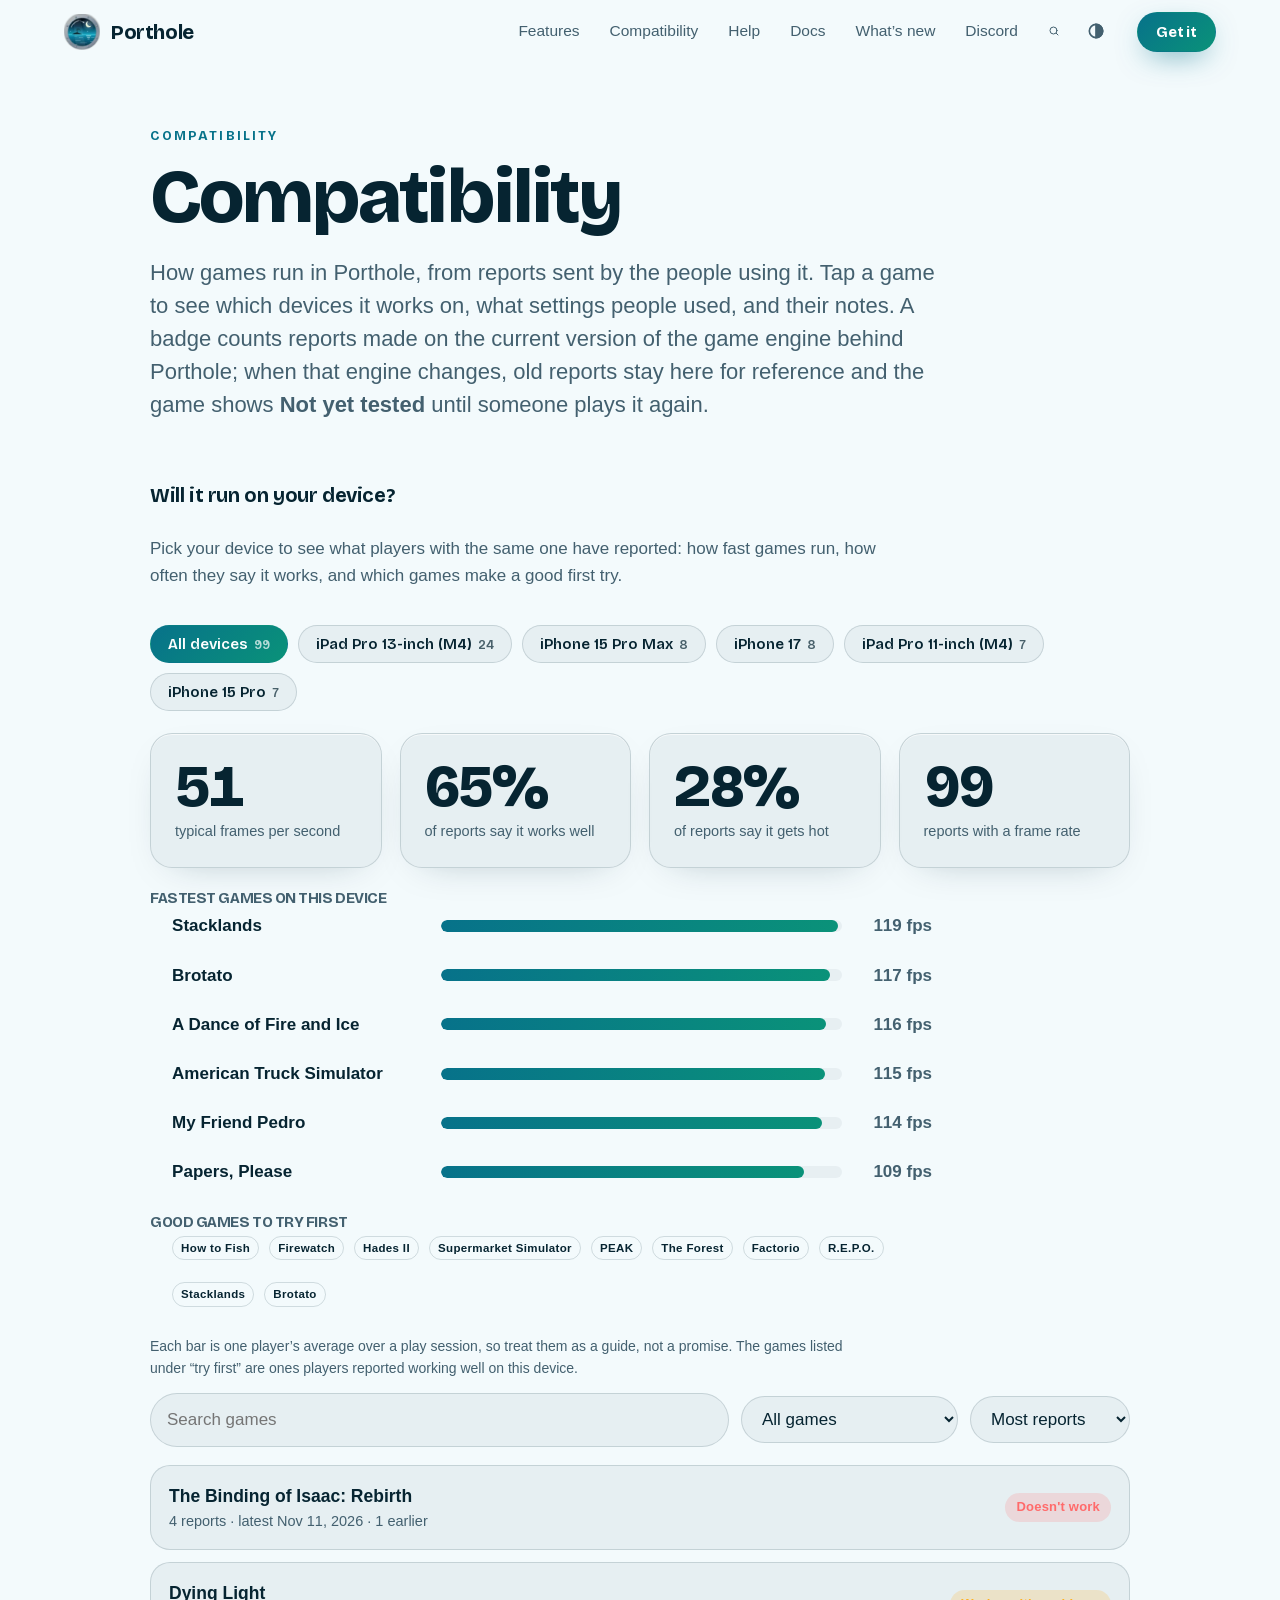
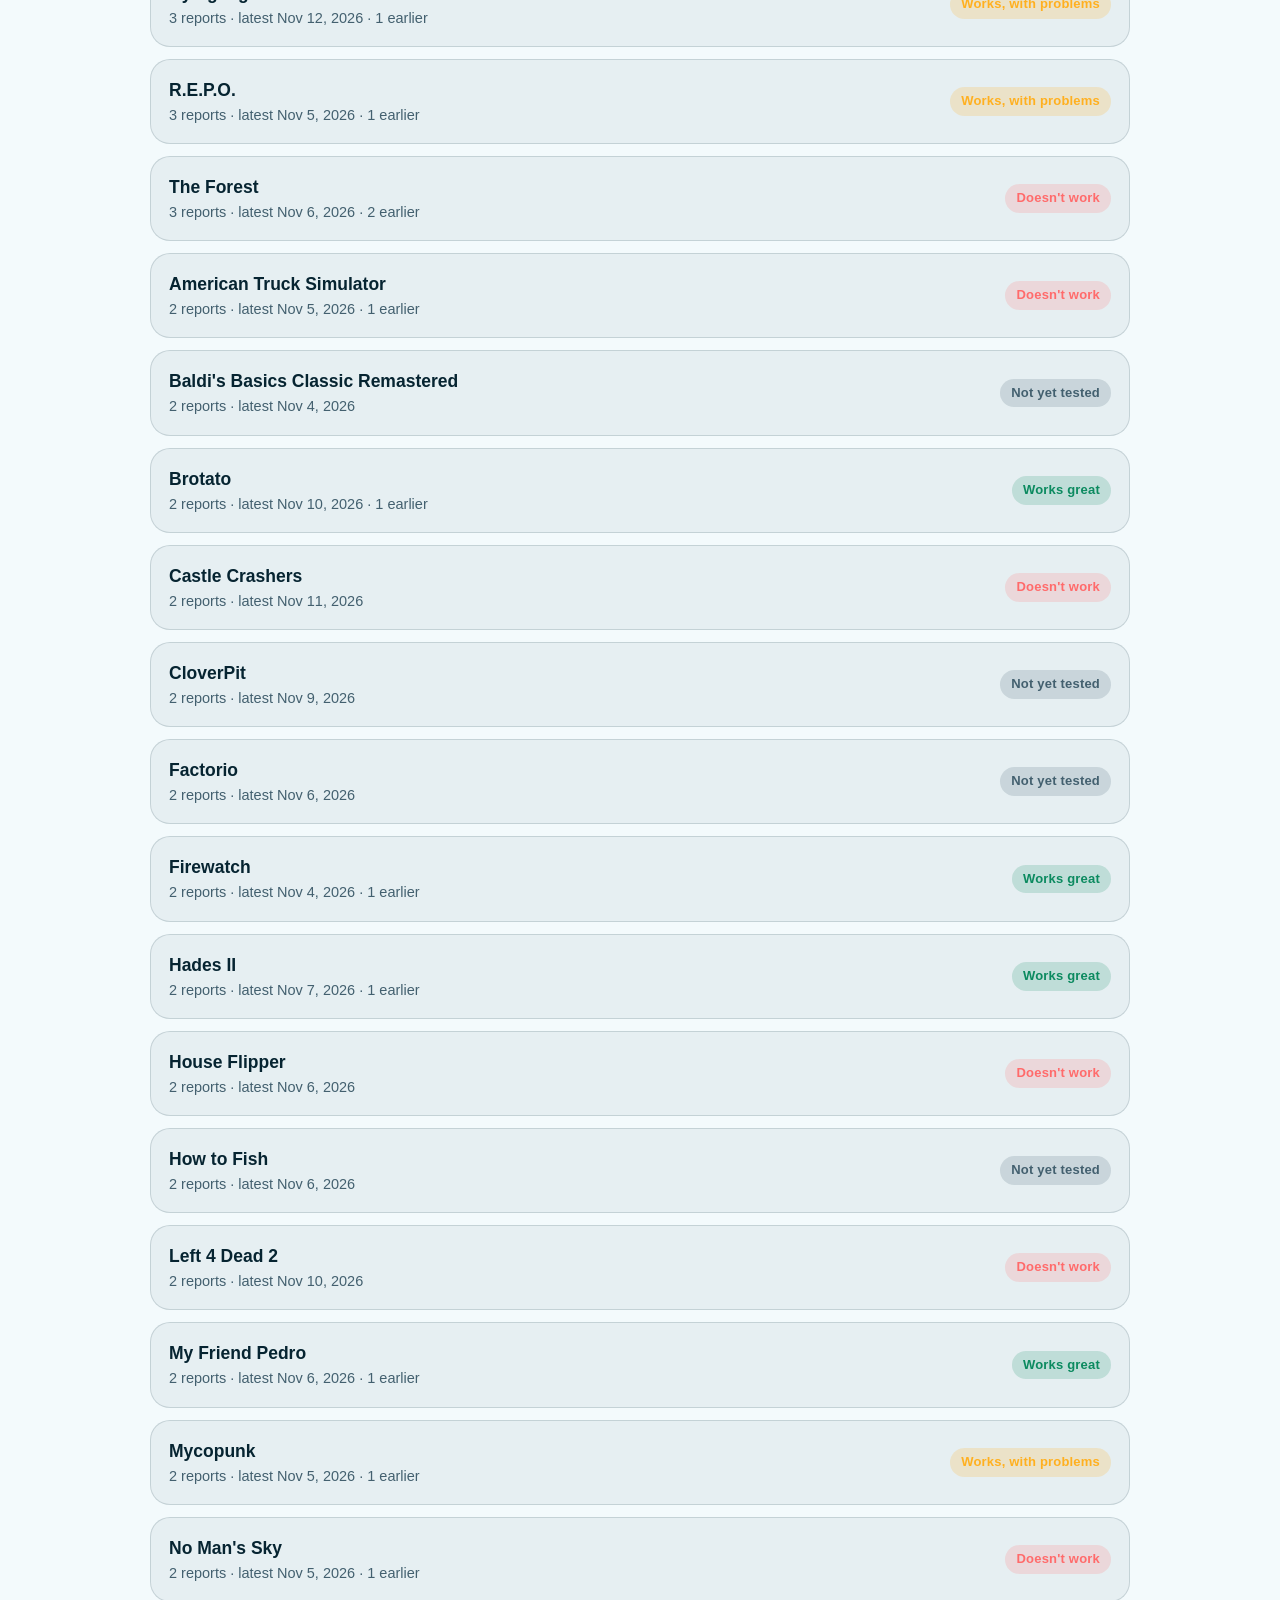
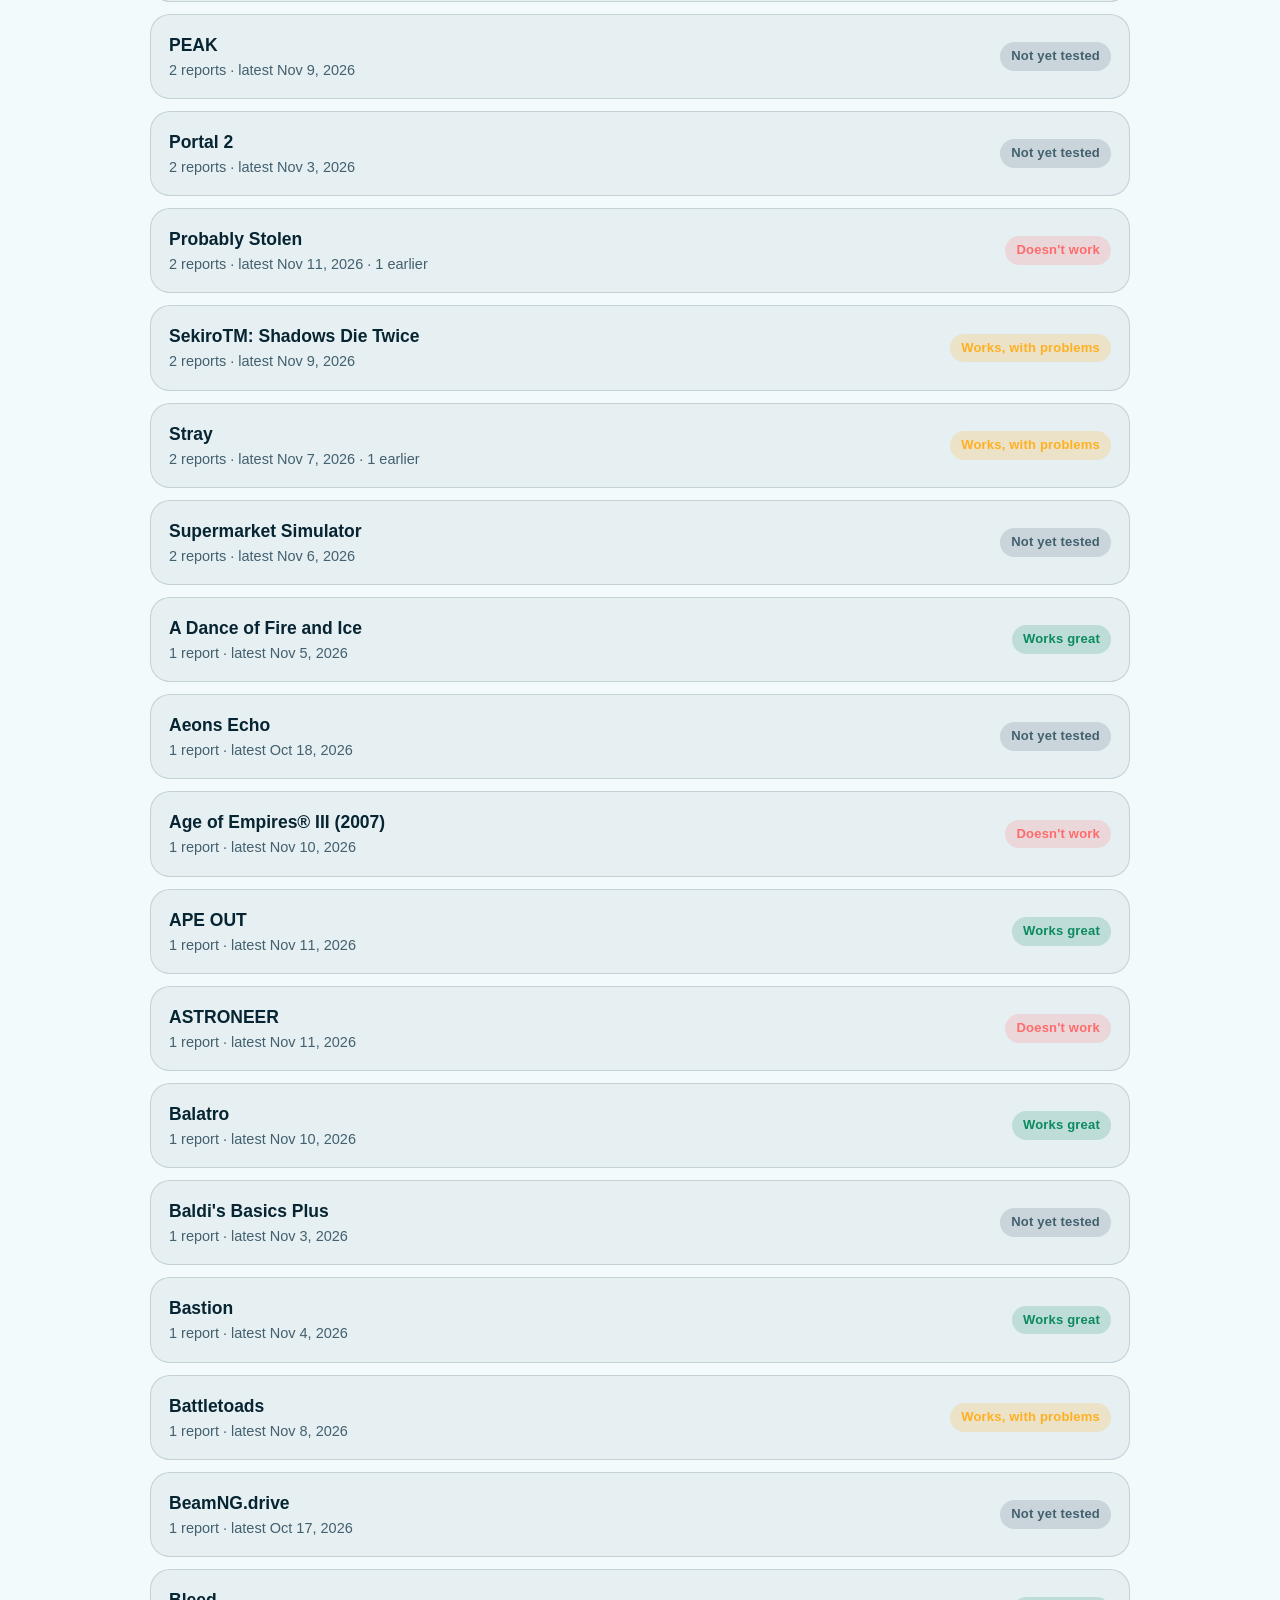
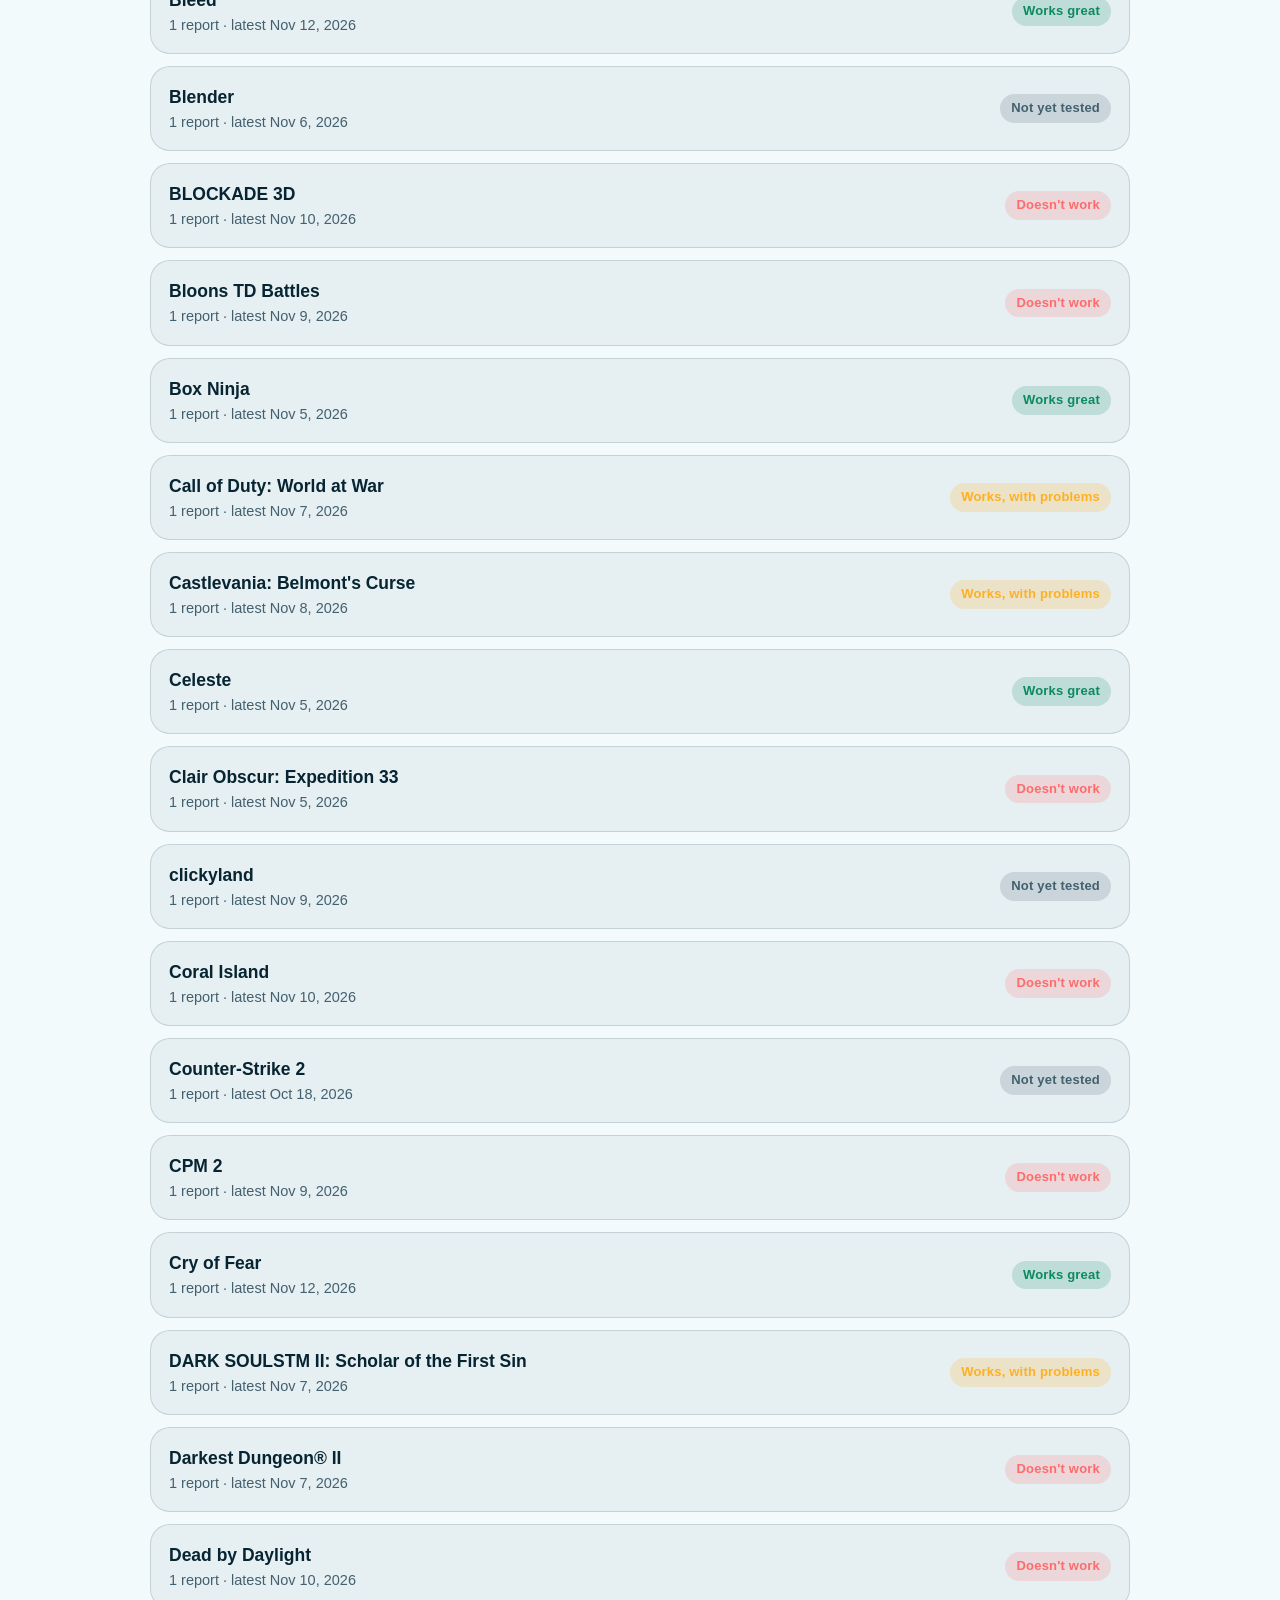
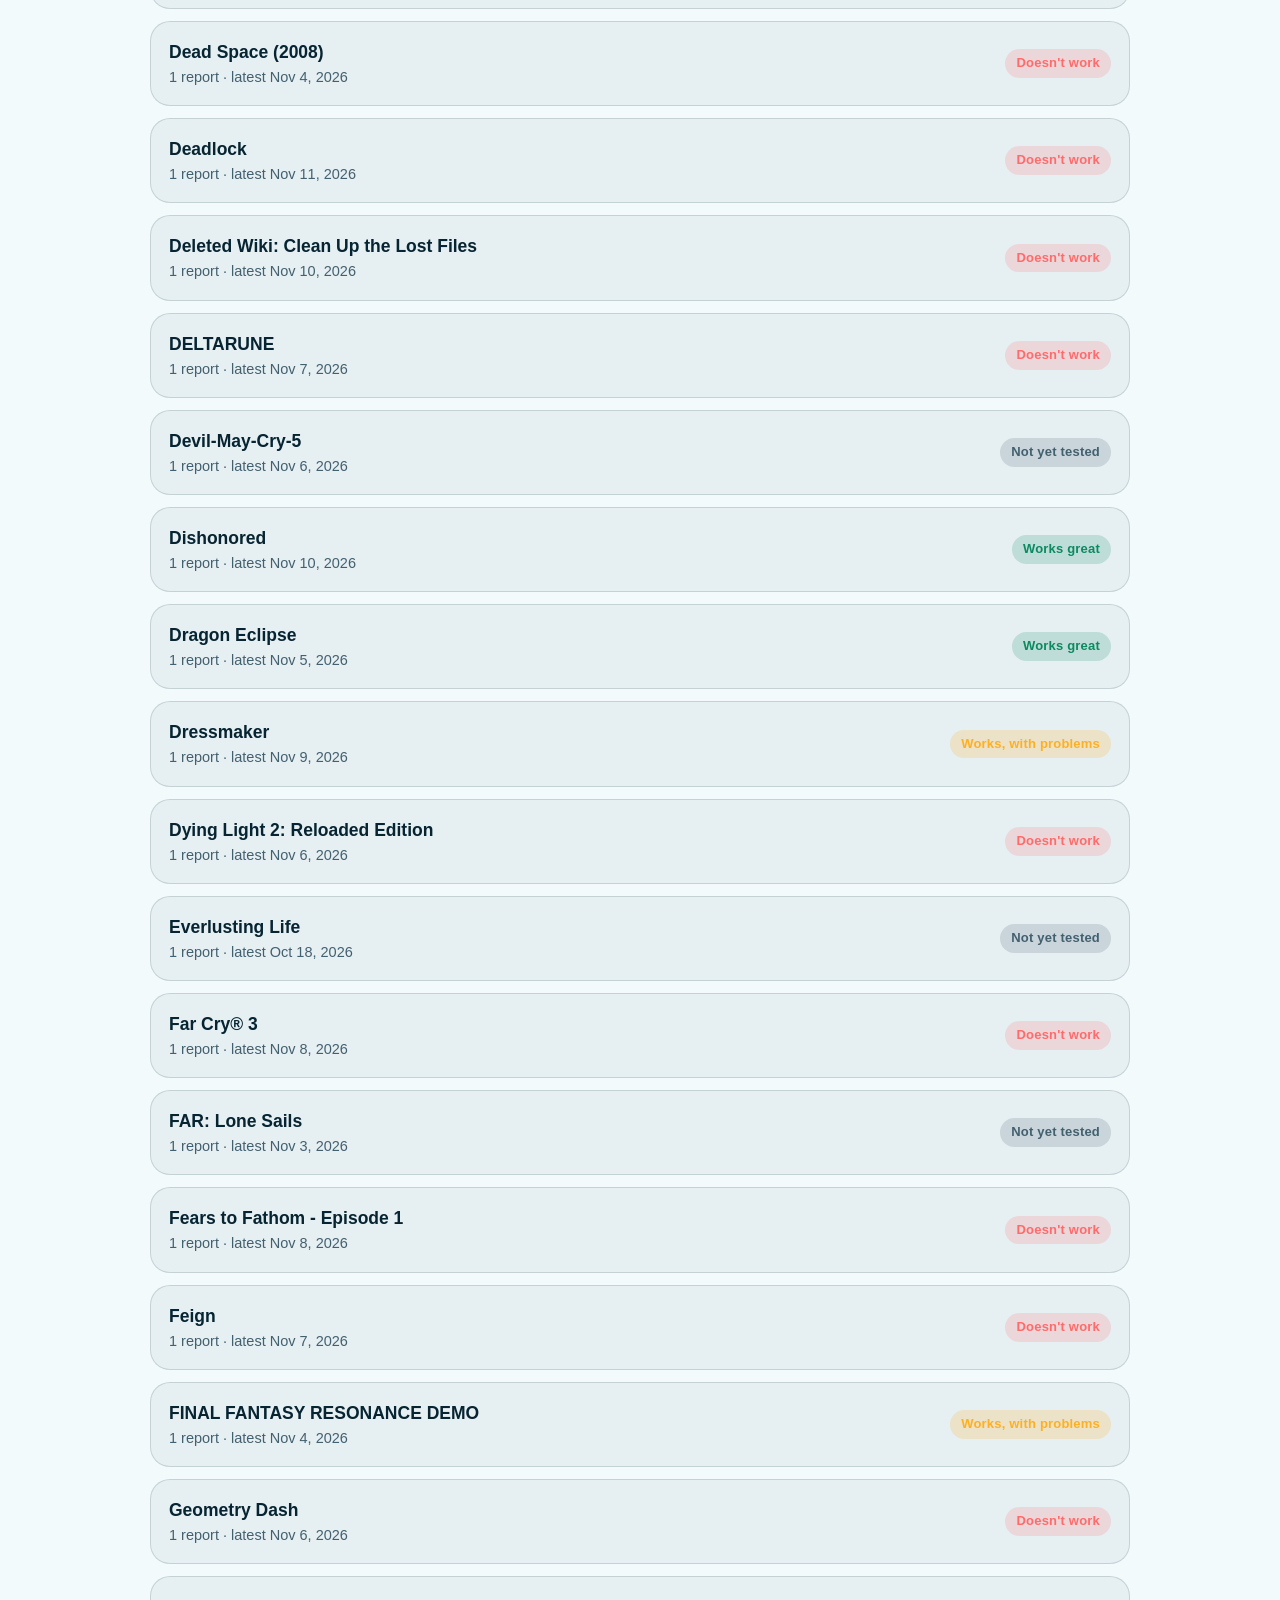
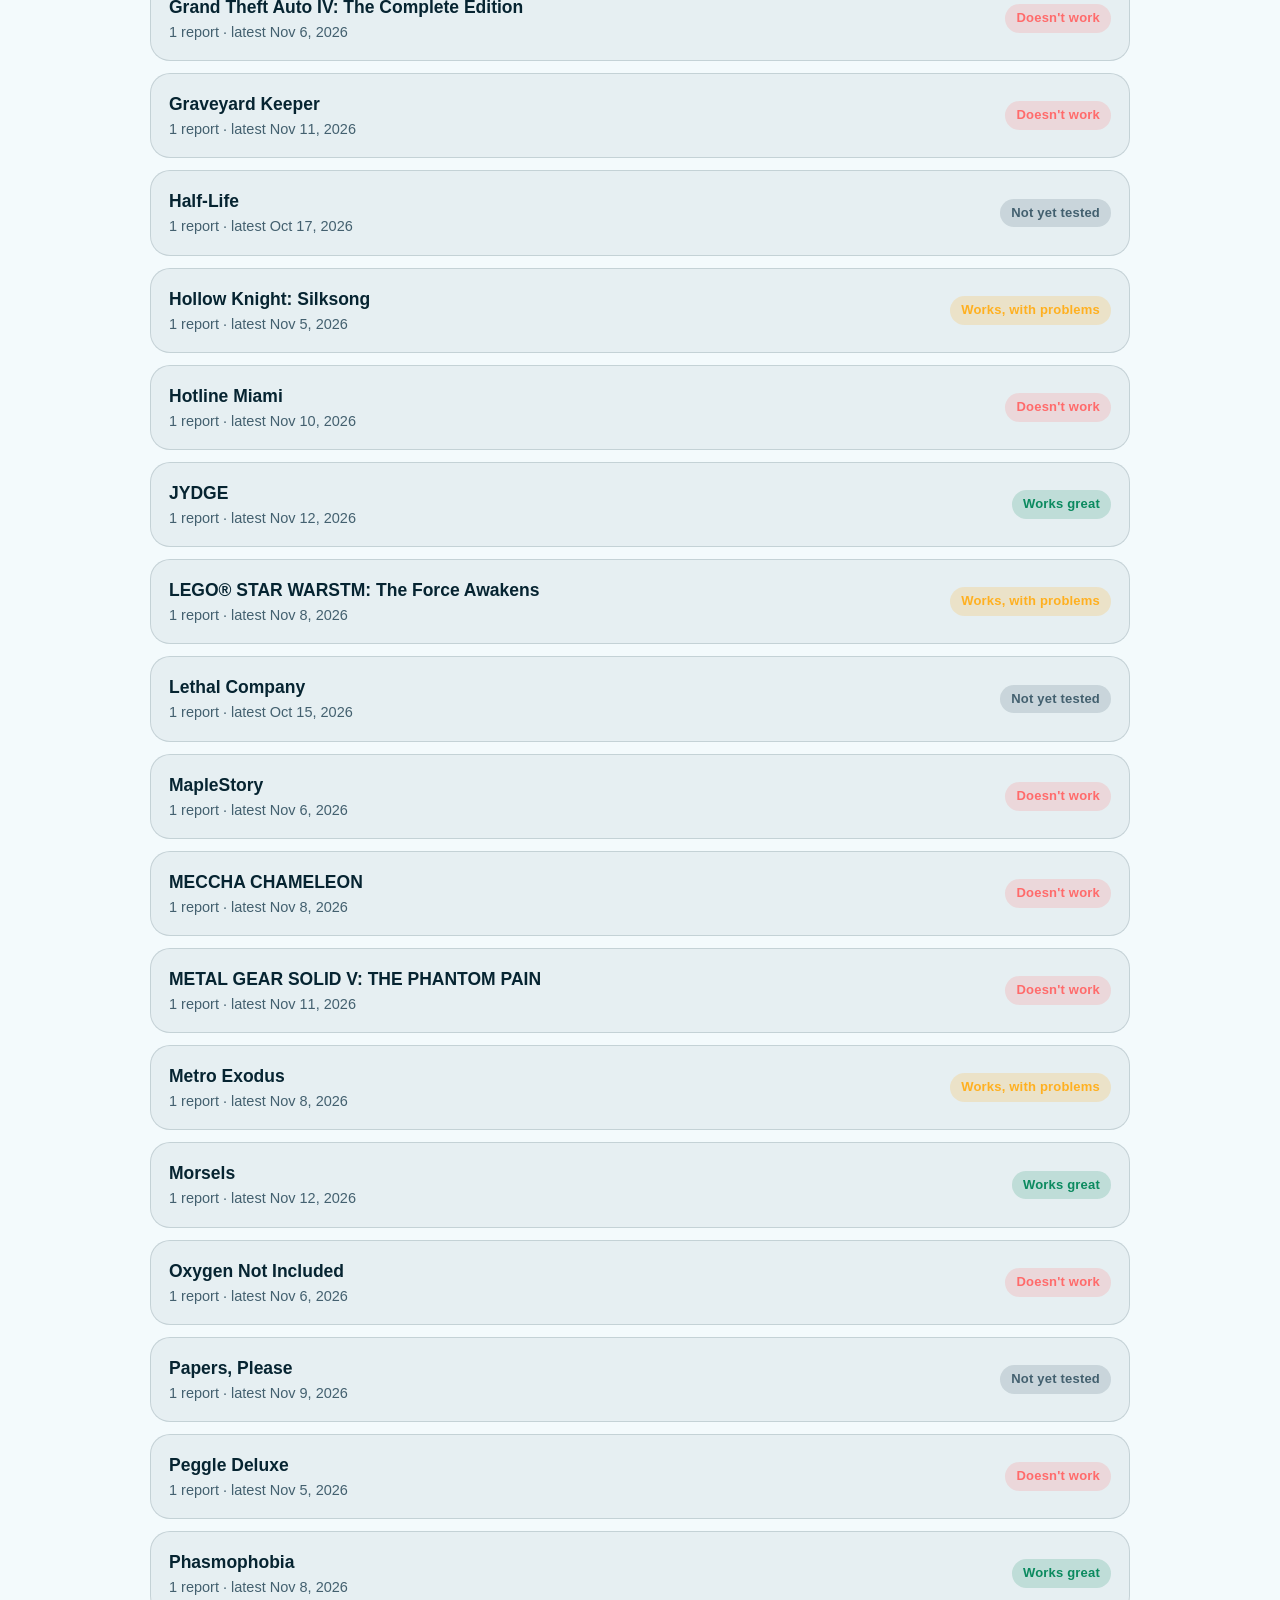
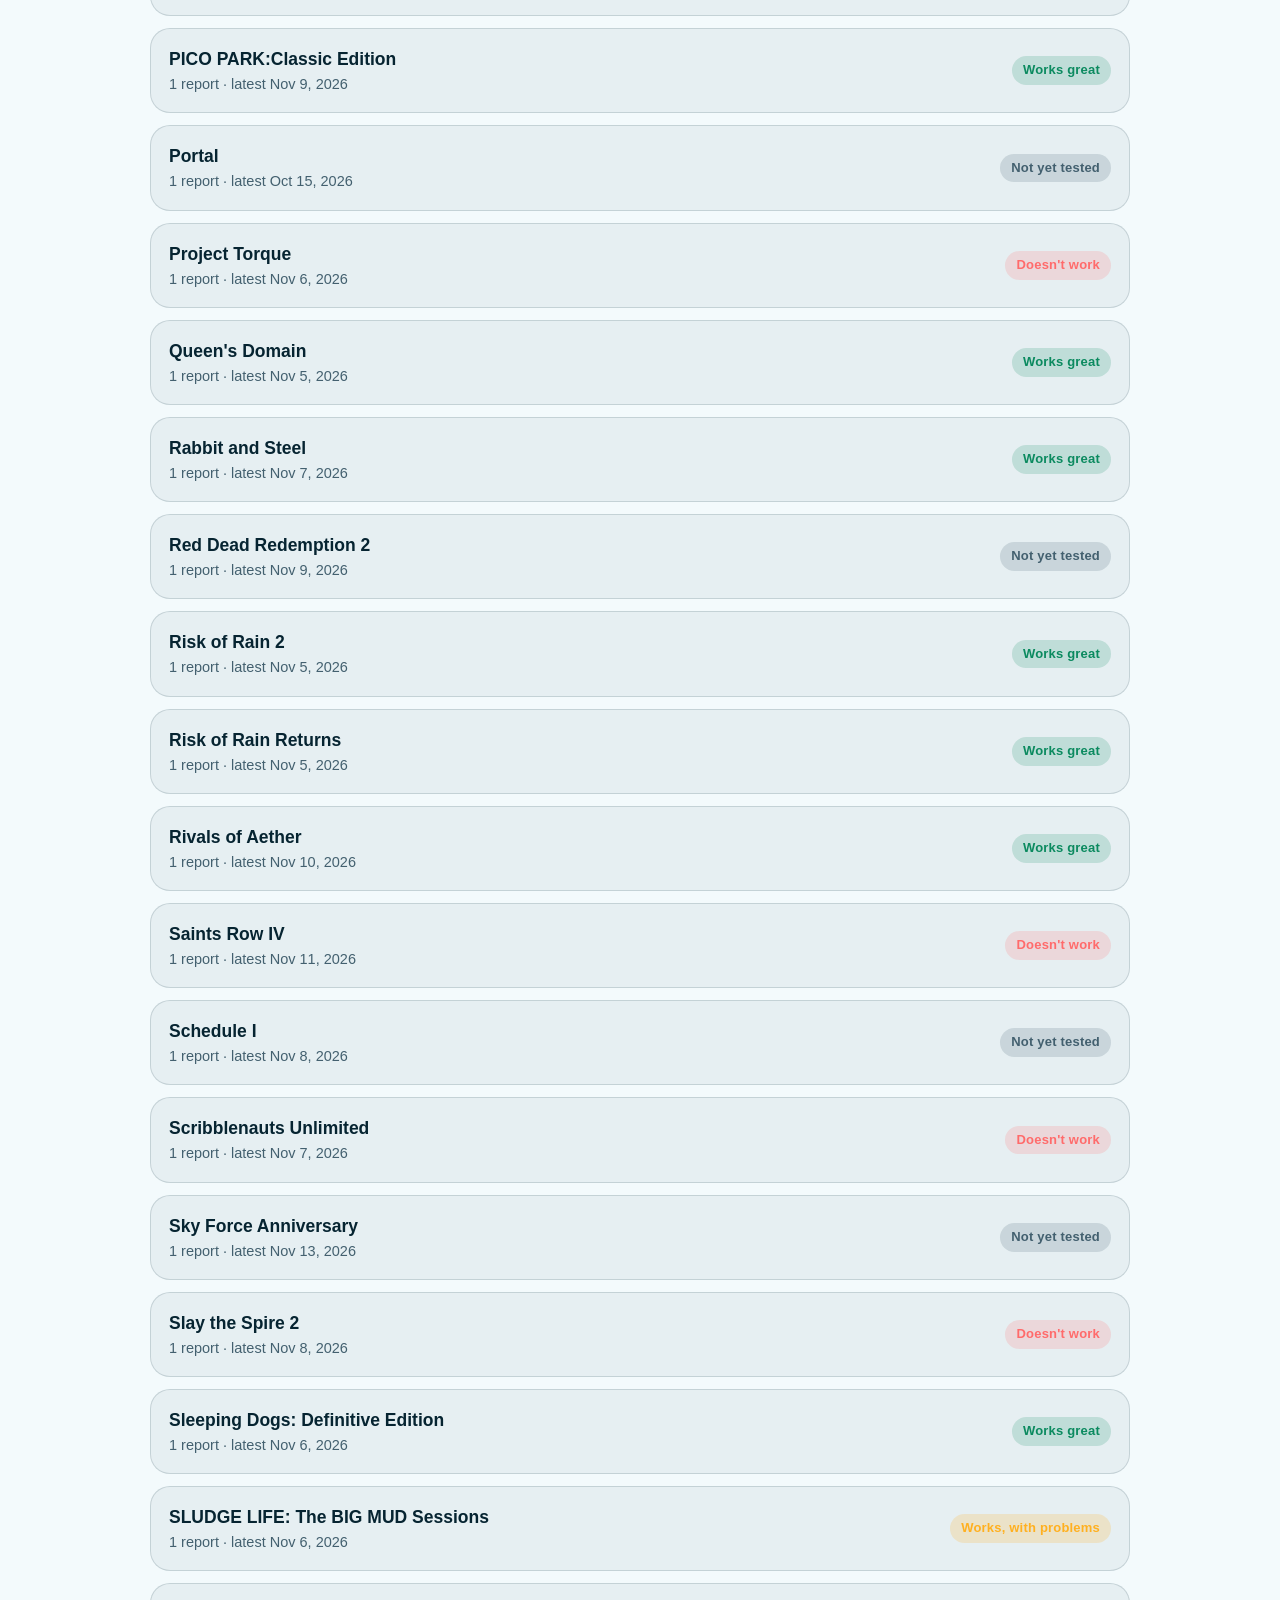
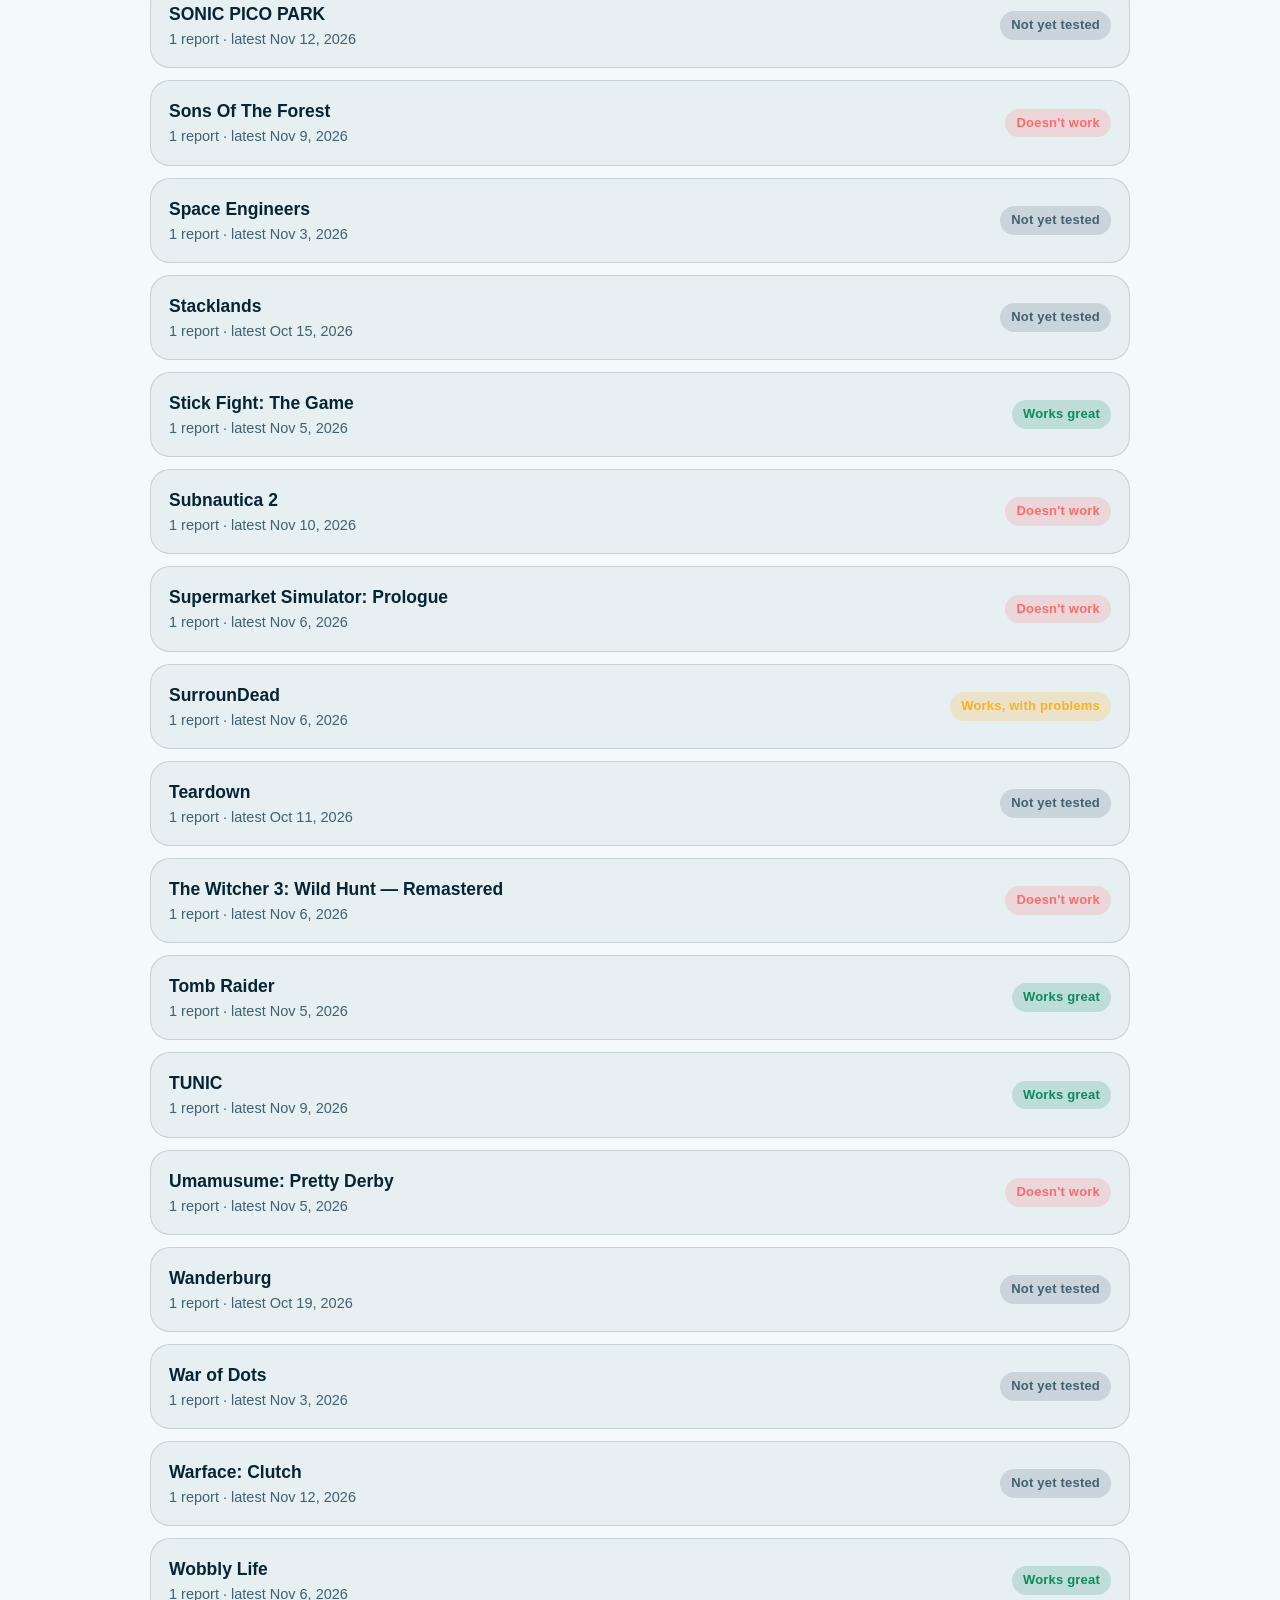
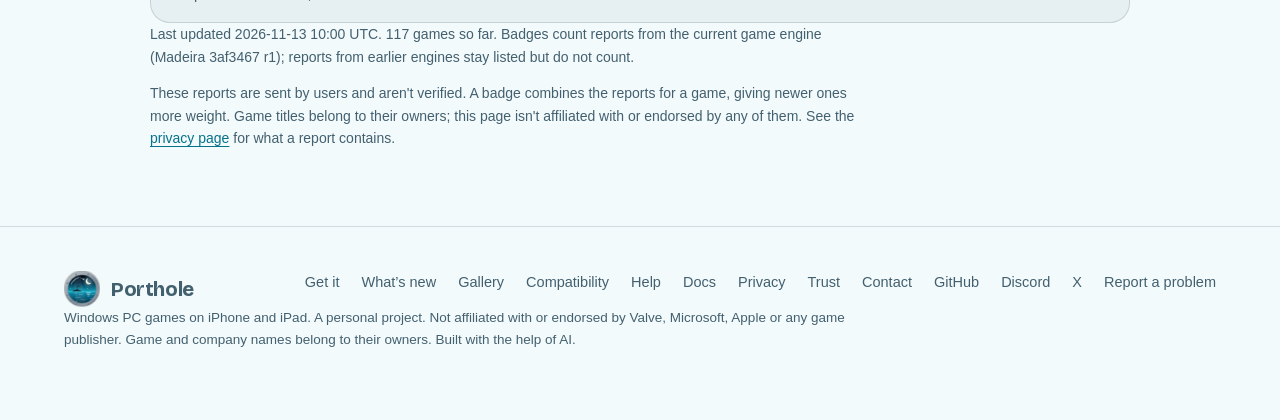
<file: compat.html>
<!doctype html>
<html lang="en">
<head>
<meta charset="utf-8">
<meta name="viewport" content="width=device-width, initial-scale=1">
<title>Compatibility | Porthole</title>
<meta name="description" content="How games run in Porthole on iPhones and iPads, from reports sent by the people using it.">
<meta name="theme-color" content="#04121A">
<link rel="icon" type="image/png" sizes="64x64" href="/img/favicon-64.png">
<link rel="icon" type="image/png" sizes="32x32" href="/img/favicon-32.png">
<link rel="apple-touch-icon" href="/img/apple-touch-icon.png">
<link rel="canonical" href="https://portholehq.site/compat.html">
<meta property="og:type" content="website">
<meta property="og:title" content="Compatibility | Porthole">
<meta property="og:description" content="How games run in Porthole on iPhones and iPads, from reports sent by the people using it.">
<meta property="og:image" content="https://portholehq.site/img/og-image.jpg">
<meta property="og:url" content="https://portholehq.site/compat.html">
<meta property="og:image:width" content="1200">
<meta property="og:image:height" content="630">
<meta name="twitter:card" content="summary_large_image">
<script>document.documentElement.classList.add("js");if(window.matchMedia&&matchMedia("(prefers-reduced-motion: reduce)").matches)document.documentElement.classList.add("rm")</script>
<script>try{var s=localStorage.getItem("porthole-scheme");if(s)document.documentElement.dataset.scheme=s}catch(e){}</script>
<link rel="preload" href="/fonts/bricolage-grotesque-latin.woff2" as="font" type="font/woff2" crossorigin>
<link rel="stylesheet" href="/site2.css?v=20261113g">
<link rel="stylesheet" href="/inner.css?v=20261113g">
</head>
<body class="inner">
<div class="sea" aria-hidden="true"><i></i><i></i></div>
<a class="skip" href="#main">Skip to the content</a>
<header class="nav">
  <a class="brand" href="/"><img src="/img/porthole-night-96.webp" alt="" width="36" height="36">Porthole</a>
  <nav class="links" aria-label="Main"><a href="/#features">Features</a><a href="/compat.html" aria-current="page">Compatibility</a><a href="/help.html">Help</a><a href="/docs/">Docs</a><a href="/changelog.html">What&rsquo;s new</a><a href="https://discord.gg/N7PkdptTFn">Discord</a><a class="navtool" href="/docs/?search" aria-label="Search the documentation"><svg viewBox="0 0 24 24" width="20" height="20" fill="none" stroke="currentColor" stroke-width="2" stroke-linecap="round" aria-hidden="true"><circle cx="11" cy="11" r="7"/><path d="M20 20l-3.5-3.5"/></svg><span>Search</span></a><button class="navtool scheme" type="button" aria-label="Switch to light mode"><svg viewBox="0 0 24 24" width="20" height="20" fill="none" stroke="currentColor" stroke-width="2" aria-hidden="true"><circle cx="12" cy="12" r="8"/><path d="M12 4a8 8 0 0 1 0 16z" fill="currentColor"/></svg><span>Light mode</span></button></nav>
  <a class="btn primary sm" href="/download.html">Get it</a>
  <button class="burger" type="button" aria-label="Menu" aria-expanded="false"><span></span></button>
  <div class="bar" aria-hidden="true"></div>
</header>
<main id="main">
<div class="wrap page">
  <p class="eyebrow">Compatibility</p>
  <h1>Compatibility</h1>
  <p class="lede">How games run in Porthole, from reports sent by the people using it. Tap a game to see which devices it works on, what settings people used, and their notes. A badge counts reports made on the current version of the game engine behind Porthole; when that engine changes, old reports stay here for reference and the game shows <b>Not yet tested</b> until someone plays it again.</p>

  <div class="explore" hidden data-r>
    <h3 class="explore-title" id="explore-title">Will it run on your device?</h3>
    <p class="explore-lede">Pick your device to see what players with the same one have reported: how fast games run, how often they say it works, and which games make a good first try.</p>
    <div class="dchips" role="group" aria-label="Choose a device"></div>
    <div class="tiles">
      <div class="tile"><b data-x="fps">&ndash;</b><span>typical frames per second</span></div>
      <div class="tile"><b data-x="good">&ndash;</b><span>of reports say it works well</span></div>
      <div class="tile"><b data-x="hot">&ndash;</b><span>of reports say it gets hot</span></div>
      <div class="tile"><b data-x="n">&ndash;</b><span>reports with a frame rate</span></div>
    </div>
    <div class="fastest"><h4>Fastest games on this device</h4><ol class="rank"></ol></div>
    <div class="fastest"><h4>Good games to try first</h4><ul class="firsts"></ul></div>
    <p class="fine">Each bar is one player&rsquo;s average over a play session, so treat them as a guide, not a promise. The games listed under &ldquo;try first&rdquo; are ones players reported working well on this device.</p>
  </div>

  <div class="tools">
    <input id="q" type="search" placeholder="Search games" aria-label="Search games" autocomplete="off">
    <select id="filter" aria-label="Show">
      <option value="all">All games</option>
      <option value="great">Works great</option>
      <option value="playable">Works, with problems</option>
      <option value="broken">Doesn't work</option>
      <option value="untested">Not yet tested</option>
    </select>
    <select id="sort" aria-label="Sort by">
      <option value="reports">Most reports</option>
      <option value="name">Name</option>
      <option value="recent">Newest report</option>
    </select>
  </div>

  <div id="games" class="games" aria-live="polite"><p class="empty">Loading…</p></div>

  <p class="fine" id="note"></p>
  <p class="fine">These reports are sent by users and aren't verified. A badge combines the reports for a game, giving newer ones more weight. Game titles belong to their owners; this page isn't affiliated with or endorsed by any of them. See the <a href="/privacy.html">privacy page</a> for what a report contains.</p>

  
</div>
</main>
<footer class="foot"><div class="wrap">
  <div class="row"><a class="brand" href="/"><img src="/img/porthole-night-96.webp" alt="" width="36" height="36">Porthole</a>
  <nav aria-label="Footer"><a href="/download.html">Get it</a><a href="/changelog.html">What&rsquo;s new</a><a href="/gallery.html">Gallery</a><a href="/compat.html">Compatibility</a><a href="/help.html">Help</a><a href="/docs/">Docs</a><a href="/privacy.html">Privacy</a><a href="/trust.html">Trust</a><a href="/privacy.html#contact">Contact</a><a href="https://github.com/tylerkaska112/Porthole">GitHub</a><a href="https://discord.gg/N7PkdptTFn">Discord</a><a href="https://x.com/portholehq">X</a><a href="https://github.com/tylerkaska112/Porthole/issues/new/choose">Report a problem</a></nav></div>
  <p>Windows PC games on iPhone and iPad. A personal project. Not affiliated with or endorsed by Valve, Microsoft, Apple or any game publisher. Game and company names belong to their owners. Built with the help of AI.</p>
</div></footer>
<script src="/compat.js?v=20261012"></script>
<script src="/site2.js?v=20261113g" defer></script>
</body>
</html>
</file>
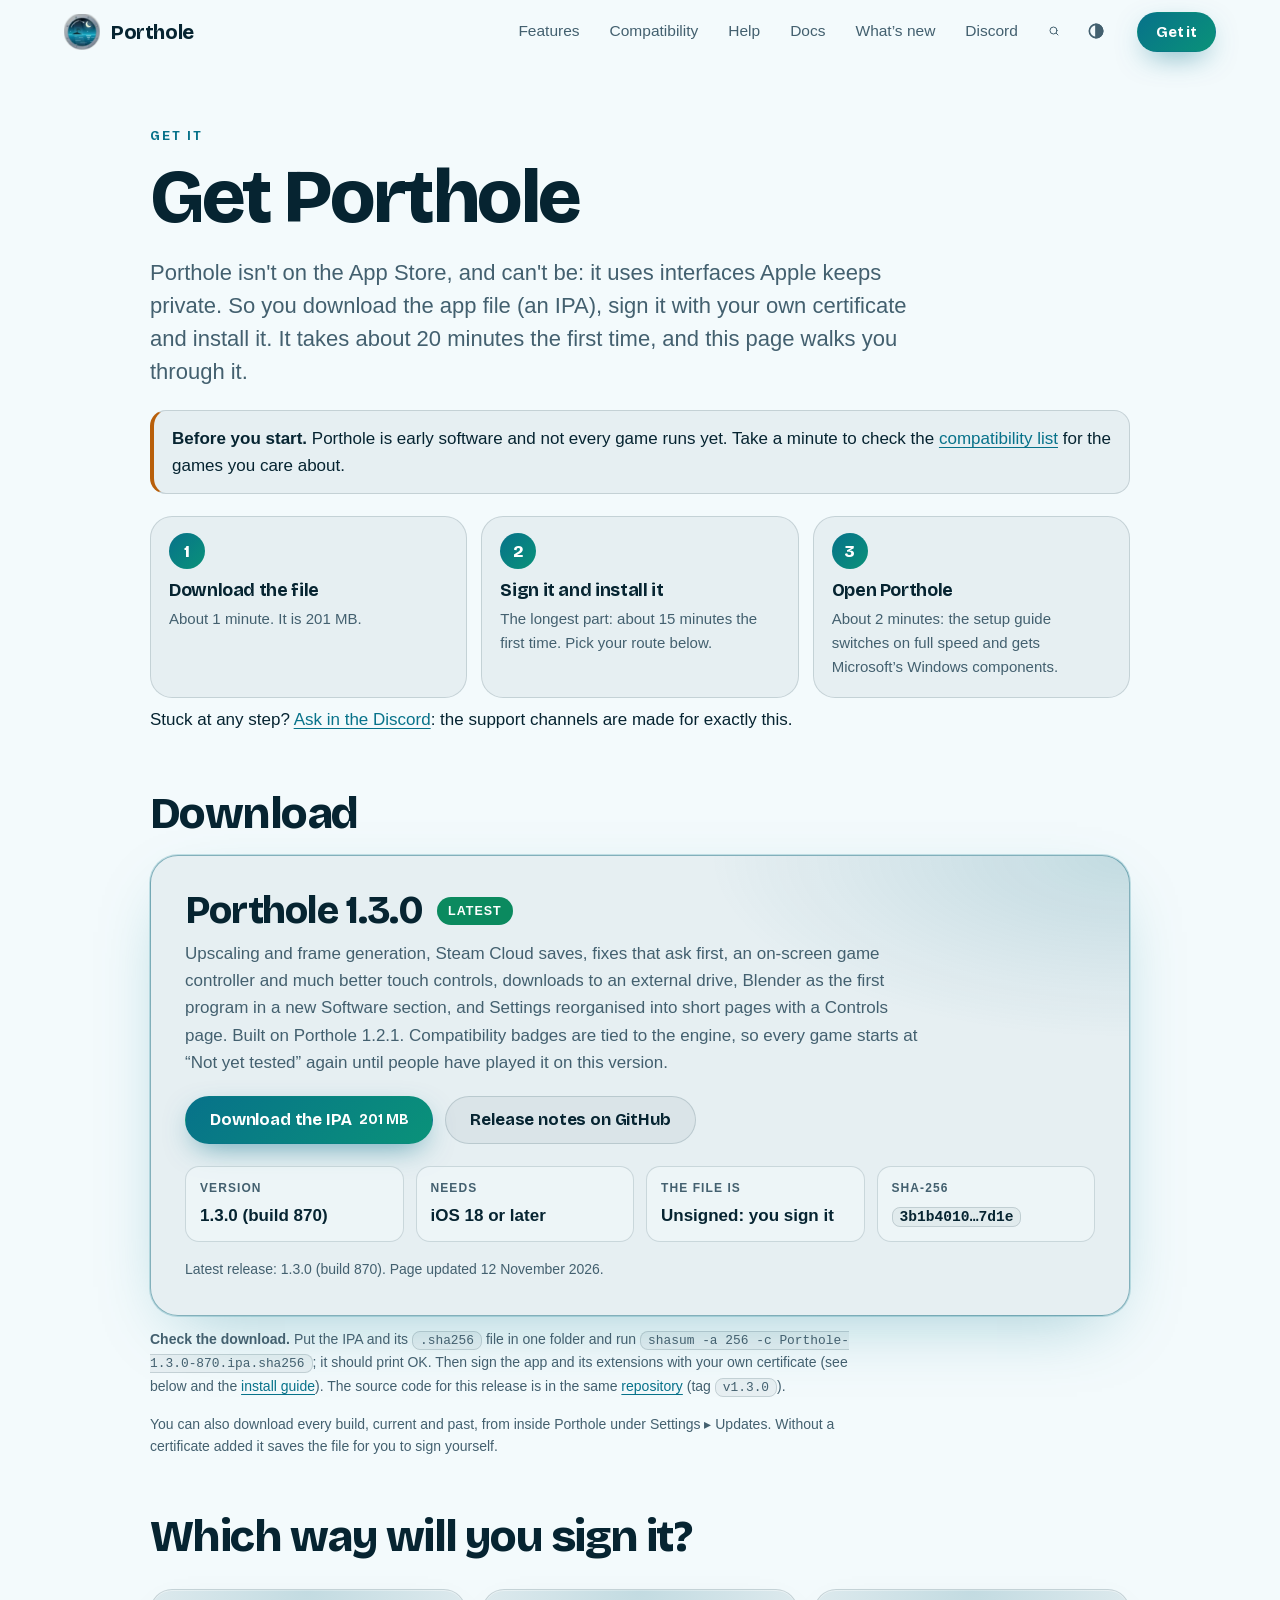
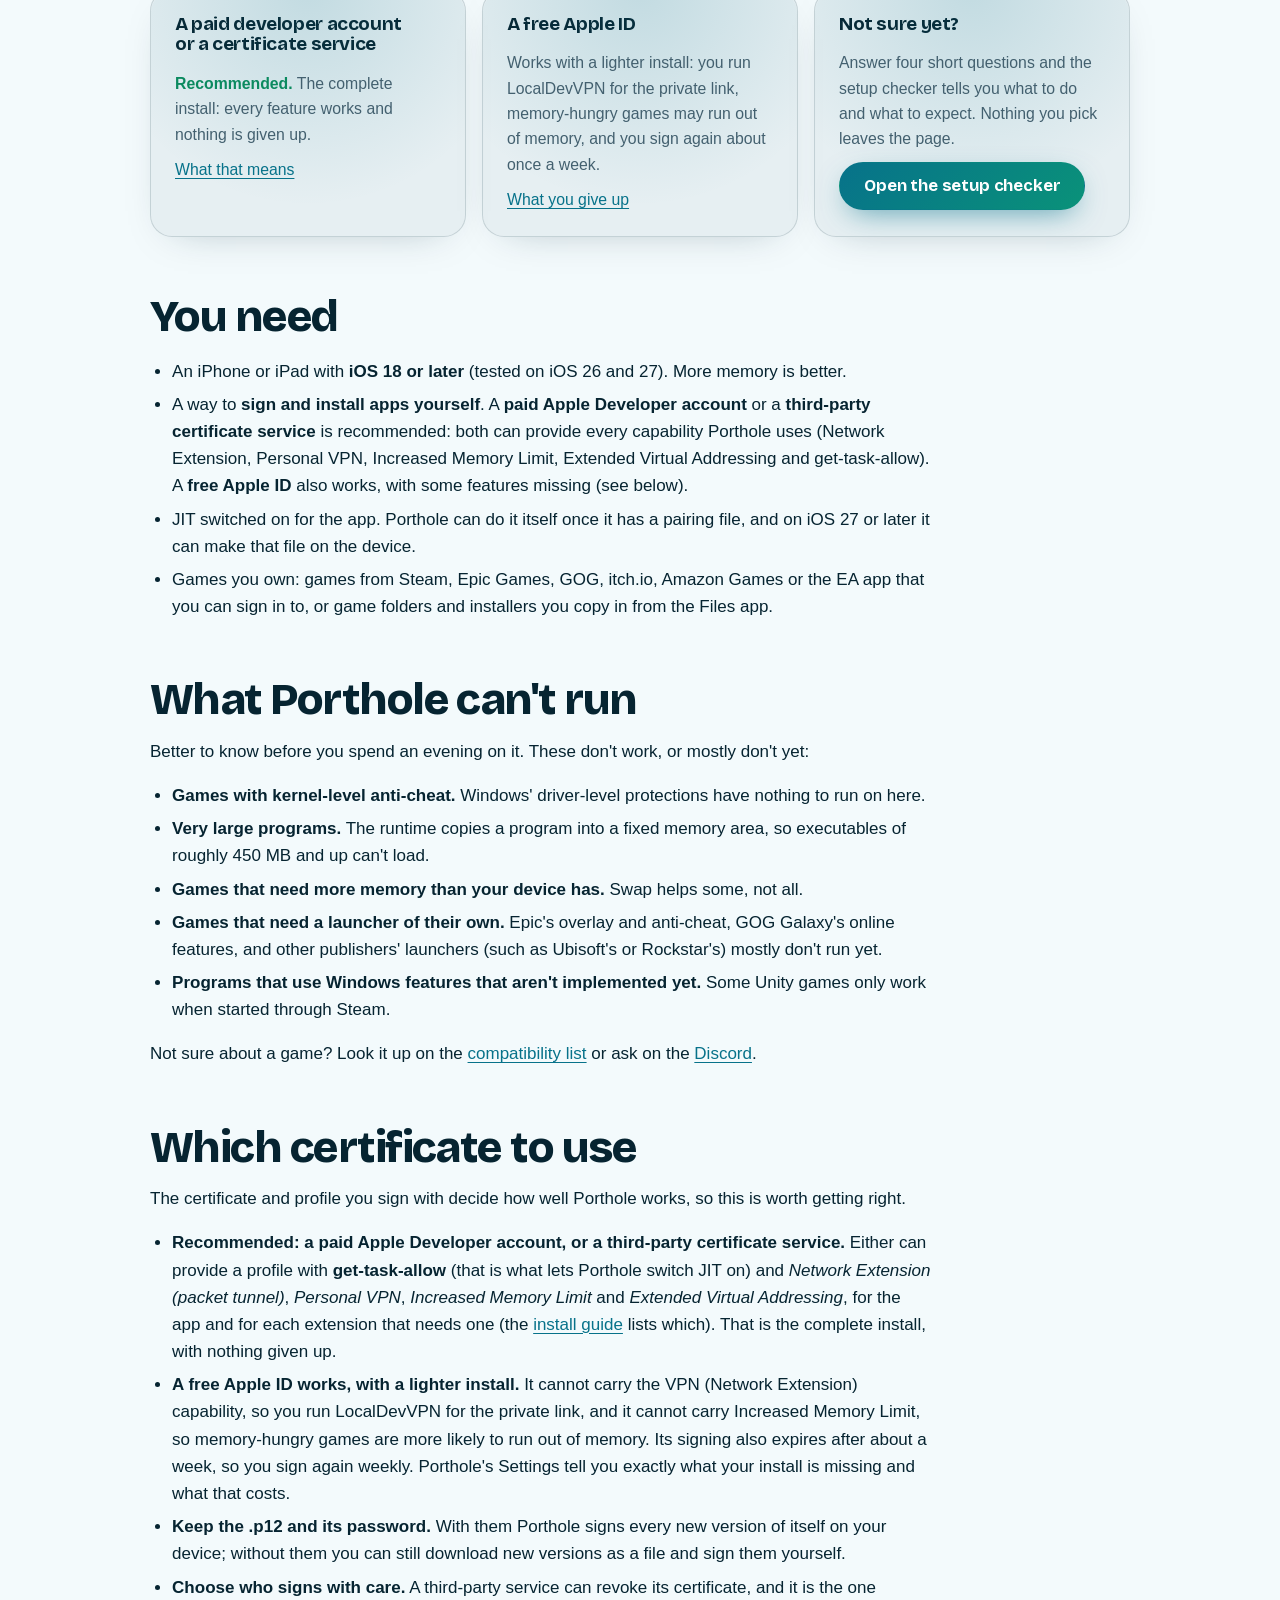
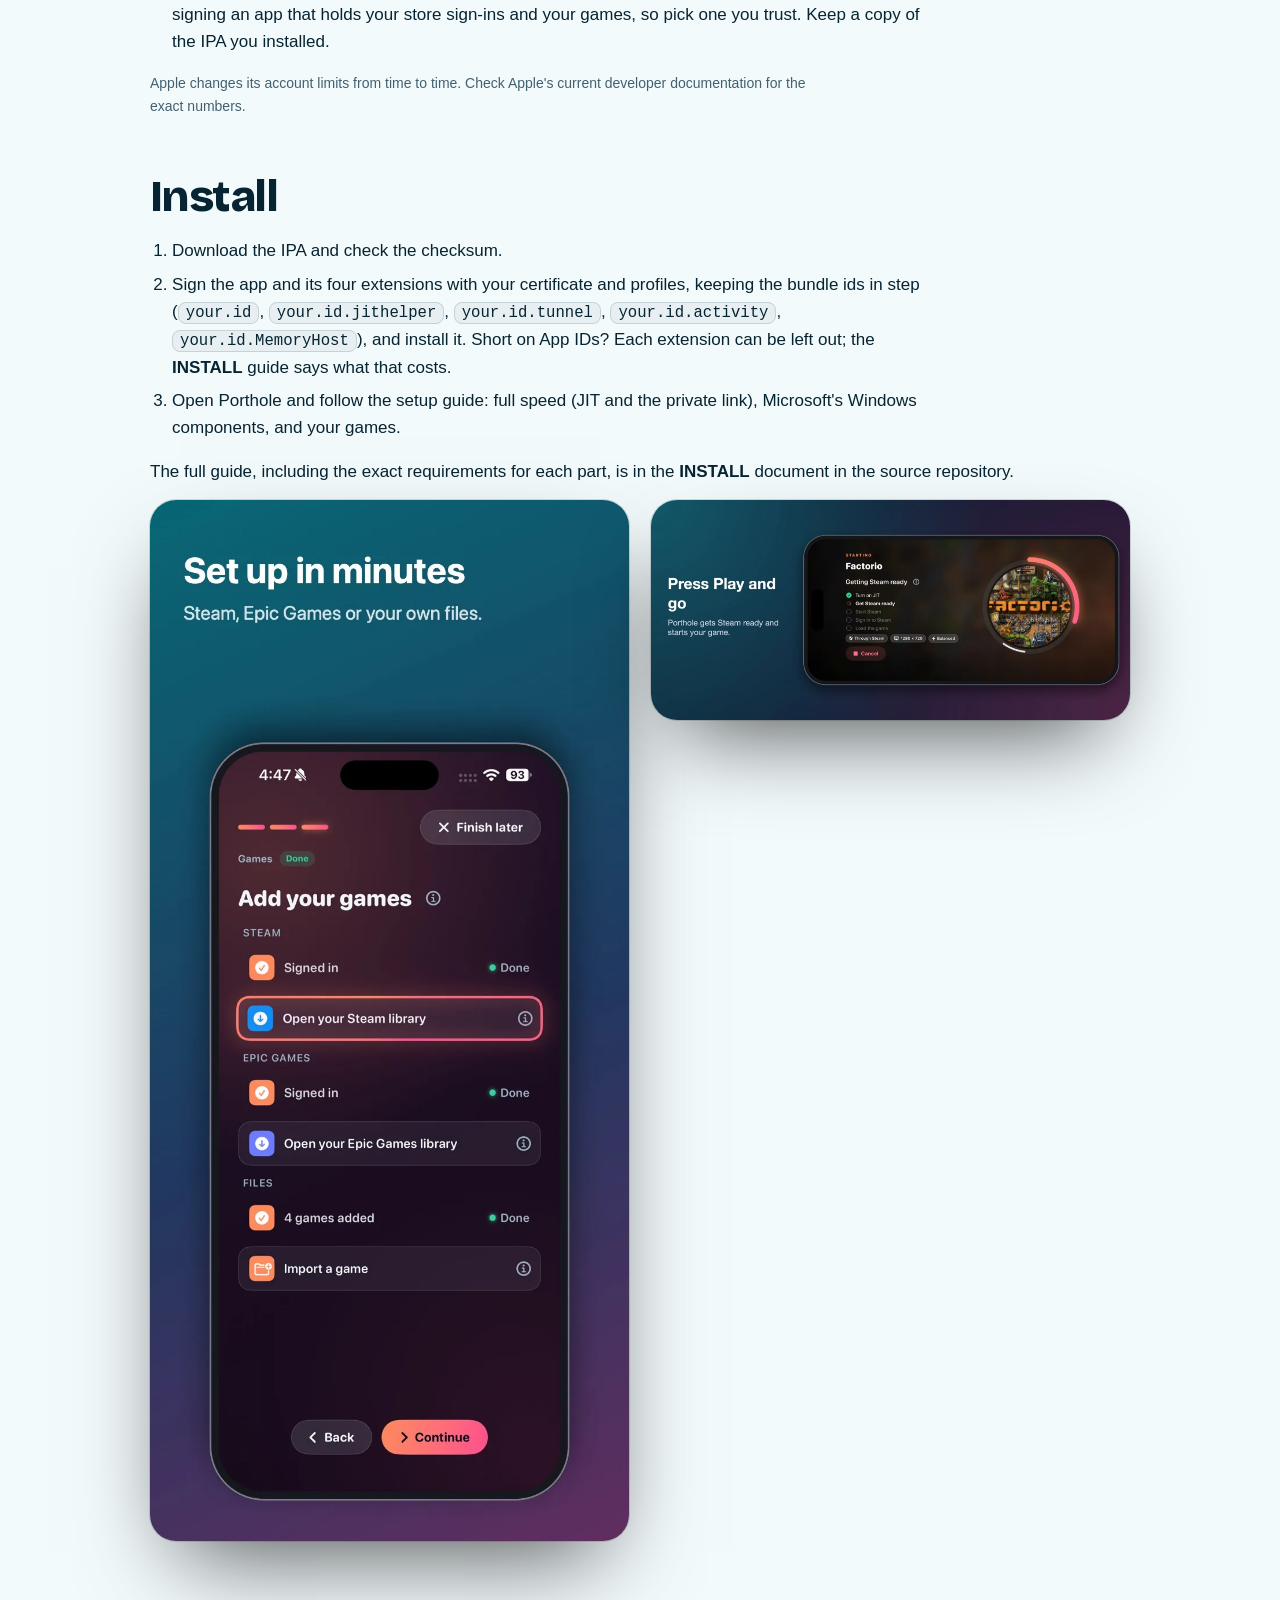
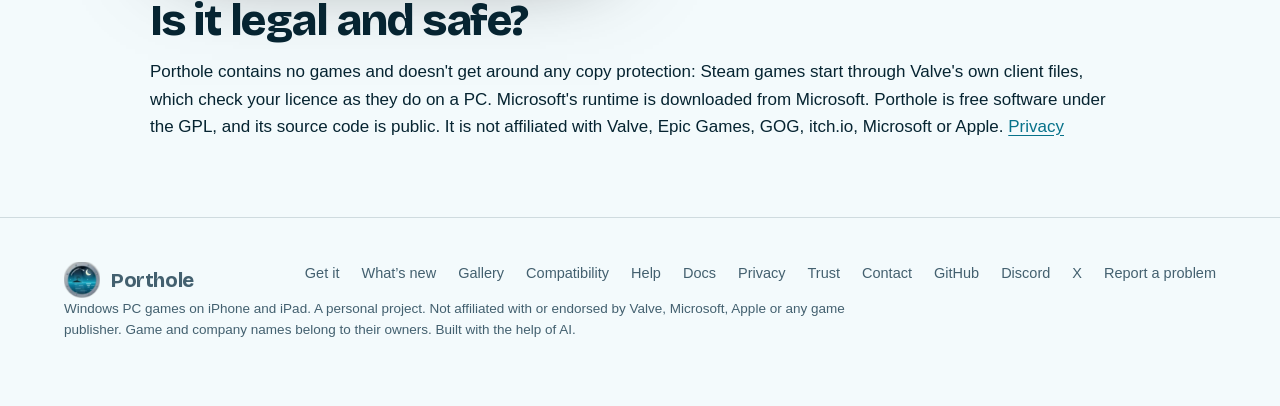
<file: download.html>
<!doctype html>
<html lang="en">
<head>
<meta charset="utf-8">
<meta name="viewport" content="width=device-width, initial-scale=1">
<title>Get Porthole</title>
<meta name="description" content="What you need to install Porthole on an iPhone or iPad, and how to do it.">
<meta name="theme-color" content="#04121A">
<link rel="icon" type="image/png" sizes="64x64" href="/img/favicon-64.png">
<link rel="icon" type="image/png" sizes="32x32" href="/img/favicon-32.png">
<link rel="apple-touch-icon" href="/img/apple-touch-icon.png">
<link rel="canonical" href="https://portholehq.site/download.html">
<meta property="og:type" content="website">
<meta property="og:title" content="Get Porthole">
<meta property="og:description" content="What you need to install Porthole on an iPhone or iPad, and how to do it.">
<meta property="og:image" content="https://portholehq.site/img/og-image.jpg">
<meta property="og:url" content="https://portholehq.site/download.html">
<meta property="og:image:width" content="1200">
<meta property="og:image:height" content="630">
<meta name="twitter:card" content="summary_large_image">
<script>document.documentElement.classList.add("js");if(window.matchMedia&&matchMedia("(prefers-reduced-motion: reduce)").matches)document.documentElement.classList.add("rm")</script>
<script>try{var s=localStorage.getItem("porthole-scheme");if(s)document.documentElement.dataset.scheme=s}catch(e){}</script>
<link rel="preload" href="/fonts/bricolage-grotesque-latin.woff2" as="font" type="font/woff2" crossorigin>
<link rel="stylesheet" href="/site2.css?v=20261113g">
<link rel="stylesheet" href="/inner.css?v=20261113g">
<script type="application/ld+json">
{
 "@context": "https://schema.org",
 "@type": "SoftwareApplication",
 "name": "Porthole",
 "applicationCategory": "UtilitiesApplication",
 "operatingSystem": "iOS 18 or later",
 "softwareVersion": "1.3.0",
 "url": "https://portholehq.site/download.html",
 "downloadUrl": "https://github.com/tylerkaska112/Porthole/releases/download/v1.3.0/Porthole-1.3.0-870.ipa",
 "fileSize": "200MB",
 "license": "https://www.gnu.org/licenses/gpl-3.0.html",
 "isAccessibleForFree": true,
 "offers": {
  "@type": "Offer",
  "price": "0",
  "priceCurrency": "USD"
 }
}
</script>
</head>
<body class="inner">
<div class="sea" aria-hidden="true"><i></i><i></i></div>
<a class="skip" href="#main">Skip to the content</a>
<header class="nav">
  <a class="brand" href="/"><img src="/img/porthole-night-96.webp" alt="" width="36" height="36">Porthole</a>
  <nav class="links" aria-label="Main"><a href="/#features">Features</a><a href="/compat.html">Compatibility</a><a href="/help.html">Help</a><a href="/docs/">Docs</a><a href="/changelog.html">What&rsquo;s new</a><a href="https://discord.gg/N7PkdptTFn">Discord</a><a class="navtool" href="/docs/?search" aria-label="Search the documentation"><svg viewBox="0 0 24 24" width="20" height="20" fill="none" stroke="currentColor" stroke-width="2" stroke-linecap="round" aria-hidden="true"><circle cx="11" cy="11" r="7"/><path d="M20 20l-3.5-3.5"/></svg><span>Search</span></a><button class="navtool scheme" type="button" aria-label="Switch to light mode"><svg viewBox="0 0 24 24" width="20" height="20" fill="none" stroke="currentColor" stroke-width="2" aria-hidden="true"><circle cx="12" cy="12" r="8"/><path d="M12 4a8 8 0 0 1 0 16z" fill="currentColor"/></svg><span>Light mode</span></button></nav>
  <a class="btn primary sm" href="/download.html">Get it</a>
  <button class="burger" type="button" aria-label="Menu" aria-expanded="false"><span></span></button>
  <div class="bar" aria-hidden="true"></div>
</header>
<main id="main">

<div class="wrap page">
  <p class="eyebrow">Get it</p>
  <h1>Get Porthole</h1>
  <p class="lede">Porthole isn't on the App Store, and can't be: it uses interfaces Apple keeps private. So you download the app file (an IPA), sign it with your own certificate and install it. It takes about 20 minutes the first time, and this page walks you through it.</p>
  <div class="status"><span><b>Before you start.</b> Porthole is early software and not every game runs yet. Take a minute to check the <a href="/compat.html">compatibility list</a> for the games you care about.</span></div>

  <ol class="plan" aria-label="Your first install in three steps">
    <li><b>Download the file</b><span>About 1 minute. It is 201 MB.</span></li>
    <li><b>Sign it and install it</b><span>The longest part: about 15 minutes the first time. Pick your route below.</span></li>
    <li><b>Open Porthole</b><span>About 2 minutes: the setup guide switches on full speed and gets Microsoft&rsquo;s Windows components.</span></li>
  </ol>

  <p>Stuck at any step? <a href="https://discord.gg/N7PkdptTFn">Ask in the Discord</a>: the support channels are made for exactly this.</p>

  <h2 id="download">Download</h2>
  <div class="release-card" id="release">
    <div class="rc-head"><span class="rc-name">Porthole 1.3.0</span><span class="rc-tag">Latest</span></div>
    <p class="rc-sub">Upscaling and frame generation, Steam Cloud saves, fixes that ask first, an on-screen game controller and much better touch controls, downloads to an external drive, Blender as the first program in a new Software section, and Settings reorganised into short pages with a Controls page. Built on Porthole 1.2.1. Compatibility badges are tied to the engine, so every game starts at &ldquo;Not yet tested&rdquo; again until people have played it on this version.</p>
    <div class="rc-actions">
      <a class="btn primary" href="https://github.com/tylerkaska112/Porthole/releases/download/v1.3.0/Porthole-1.3.0-870.ipa">Download the IPA <small>201 MB</small></a>
      <a class="btn" href="https://github.com/tylerkaska112/Porthole/releases/tag/v1.3.0">Release notes on GitHub</a>
    </div>
    <dl class="rc-facts">
      <div><dt>Version</dt><dd>1.3.0 (build 870)</dd></div>
      <div><dt>Needs</dt><dd>iOS 18 or later</dd></div>
      <div><dt>The file is</dt><dd>Unsigned: you sign it</dd></div>
      <div><dt>SHA-256</dt><dd><code title="3b1b4010c01e889eb330a359f9d91a92f8fc9a4a7a8afaefbcbd93ff2ba67d1e">3b1b4010&hellip;7d1e</code></dd></div>
    </dl>
    <p class="fine" style="margin:0"><!-- build:start -->Latest release: 1.3.0 (build 870). Page updated 12 November 2026.<!-- build:end --></p>
  </div>
  <p class="fine" style="margin-top:12px"><b>Check the download.</b> Put the IPA and its <code>.sha256</code> file in one folder and run <code>shasum -a 256 -c Porthole-1.3.0-870.ipa.sha256</code>; it should print OK. Then sign the app and its extensions with your own certificate (see below and the <a href="https://github.com/tylerkaska112/Porthole/blob/main/docs/INSTALL.md">install guide</a>). The source code for this release is in the same <a href="https://github.com/tylerkaska112/Porthole">repository</a> (tag <code>v1.3.0</code>).</p>
  <p class="fine" style="margin-top:12px">You can also download every build, current and past, from inside Porthole under Settings &#9656; Updates. Without a certificate added it saves the file for you to sign yourself.</p>

  
  <h2 id="route">Which way will you sign it?</h2>
  <div class="grid routes">
    <article class="card"><h3>A paid developer account or a certificate service</h3><p><b class="good">Recommended.</b> The complete install: every feature works and nothing is given up.</p><p><a href="#cert">What that means</a></p></article>
    <article class="card"><h3>A free Apple ID</h3><p>Works with a lighter install: you run LocalDevVPN for the private link, memory-hungry games may run out of memory, and you sign again about once a week.</p><p><a href="/help.html#free-account">What you give up</a></p></article>
    <article class="card"><h3>Not sure yet?</h3><p>Answer four short questions and the setup checker tells you what to do and what to expect. Nothing you pick leaves the page.</p><p><a class="btn primary" href="/help.html#checker">Open the setup checker</a></p></article>
  </div>

  <h2 id="you-need">You need</h2>
  <ul>
    <li>An iPhone or iPad with <b>iOS 18 or later</b> (tested on iOS 26 and 27). More memory is better.</li>
    <li>A way to <b>sign and install apps yourself</b>. A <b>paid Apple Developer account</b> or a <b>third-party certificate service</b> is recommended: both can provide every capability Porthole uses (Network Extension, Personal VPN, Increased Memory Limit, Extended Virtual Addressing and get-task-allow). A <b>free Apple ID</b> also works, with some features missing (see below).</li>
    <li>JIT switched on for the app. Porthole can do it itself once it has a pairing file, and on iOS 27 or later it can make that file on the device.</li>
    <li>Games you own: games from Steam, Epic Games, GOG, itch.io, Amazon Games or the EA app that you can sign in to, or game folders and installers you copy in from the Files app.</li>
  </ul>

  <h2 id="wont-work">What Porthole can't run</h2>
  <p>Better to know before you spend an evening on it. These don't work, or mostly don't yet:</p>
  <ul>
    <li><b>Games with kernel-level anti-cheat.</b> Windows' driver-level protections have nothing to run on here.</li>
    <li><b>Very large programs.</b> The runtime copies a program into a fixed memory area, so executables of roughly 450 MB and up can't load.</li>
    <li><b>Games that need more memory than your device has.</b> Swap helps some, not all.</li>
    <li><b>Games that need a launcher of their own.</b> Epic's overlay and anti-cheat, GOG Galaxy's online features, and other publishers' launchers (such as Ubisoft's or Rockstar's) mostly don't run yet.</li>
    <li><b>Programs that use Windows features that aren't implemented yet.</b> Some Unity games only work when started through Steam.</li>
  </ul>
  <p>Not sure about a game? Look it up on the <a href="/compat.html">compatibility list</a> or ask on the <a href="https://discord.gg/N7PkdptTFn">Discord</a>.</p>

  <h2 id="cert">Which certificate to use</h2>
  <p>The certificate and profile you sign with decide how well Porthole works, so this is worth getting right.</p>
  <ul>
    <li><b>Recommended: a paid Apple Developer account, or a third-party certificate service.</b> Either can provide a profile with <b>get-task-allow</b> (that is what lets Porthole switch JIT on) and <i>Network Extension (packet tunnel)</i>, <i>Personal VPN</i>, <i>Increased Memory Limit</i> and <i>Extended Virtual Addressing</i>, for the app and for each extension that needs one (the <a href="https://github.com/tylerkaska112/Porthole/blob/main/docs/INSTALL.md">install guide</a> lists which). That is the complete install, with nothing given up.</li>
    <li><b>A free Apple ID works, with a lighter install.</b> It cannot carry the VPN (Network Extension) capability, so you run LocalDevVPN for the private link, and it cannot carry Increased Memory Limit, so memory-hungry games are more likely to run out of memory. Its signing also expires after about a week, so you sign again weekly. Porthole's Settings tell you exactly what your install is missing and what that costs.</li>
    <li><b>Keep the .p12 and its password.</b> With them Porthole signs every new version of itself on your device; without them you can still download new versions as a file and sign them yourself.</li>
    <li><b>Choose who signs with care.</b> A third-party service can revoke its certificate, and it is the one signing an app that holds your store sign-ins and your games, so pick one you trust. Keep a copy of the IPA you installed.</li>
  </ul>
  <p class="fine">Apple changes its account limits from time to time. Check Apple's current developer documentation for the exact numbers.</p>

  <h2>Install</h2>
  <ol>
    <li>Download the IPA and check the checksum.</li>
    <li>Sign the app and its four extensions with your certificate and profiles, keeping the bundle ids in step (<code>your.id</code>, <code>your.id.jithelper</code>, <code>your.id.tunnel</code>, <code>your.id.activity</code>, <code>your.id.MemoryHost</code>), and install it. Short on App IDs? Each extension can be left out; the <b>INSTALL</b> guide says what that costs.</li>
    <li>Open Porthole and follow the setup guide: full speed (JIT and the private link), Microsoft's Windows components, and your games.</li>
  </ol>
  <p>The full guide, including the exact requirements for each part, is in the <b>INSTALL</b> document in the source repository.</p>

  <div class="shots" style="margin-top:14px">
    <div class="shot-row two">
      <figure class="shot tall"><img src="/img/screens/6-setup-portrait.webp" width="828" height="1800" loading="lazy" alt="The setup guide's Add your games step, with Steam, Epic Games and Files"></figure>
      <figure class="shot wide"><img src="/img/screens/7-launch.webp" width="1800" height="828" loading="lazy" alt="Launching a game: Porthole turns on JIT and gets Steam ready"></figure>
    </div>
  </div>

  <h2>Is it legal and safe?</h2>
  <p>Porthole contains no games and doesn't get around any copy protection: Steam games start through Valve's own client files, which check your licence as they do on a PC. Microsoft's runtime is downloaded from Microsoft. Porthole is free software under the GPL, and its source code is public. It is not affiliated with Valve, Epic Games, GOG, itch.io, Microsoft or Apple. <a href="/privacy.html">Privacy</a></p>
</div>
</main>
<footer class="foot"><div class="wrap">
  <div class="row"><a class="brand" href="/"><img src="/img/porthole-night-96.webp" alt="" width="36" height="36">Porthole</a>
  <nav aria-label="Footer"><a href="/download.html">Get it</a><a href="/changelog.html">What&rsquo;s new</a><a href="/gallery.html">Gallery</a><a href="/compat.html">Compatibility</a><a href="/help.html">Help</a><a href="/docs/">Docs</a><a href="/privacy.html">Privacy</a><a href="/trust.html">Trust</a><a href="/privacy.html#contact">Contact</a><a href="https://github.com/tylerkaska112/Porthole">GitHub</a><a href="https://discord.gg/N7PkdptTFn">Discord</a><a href="https://x.com/portholehq">X</a><a href="https://github.com/tylerkaska112/Porthole/issues/new/choose">Report a problem</a></nav></div>
  <p>Windows PC games on iPhone and iPad. A personal project. Not affiliated with or endorsed by Valve, Microsoft, Apple or any game publisher. Game and company names belong to their owners. Built with the help of AI.</p>
</div></footer>
<script src="/site2.js?v=20261113g" defer></script>
</body>
</html>
</file>
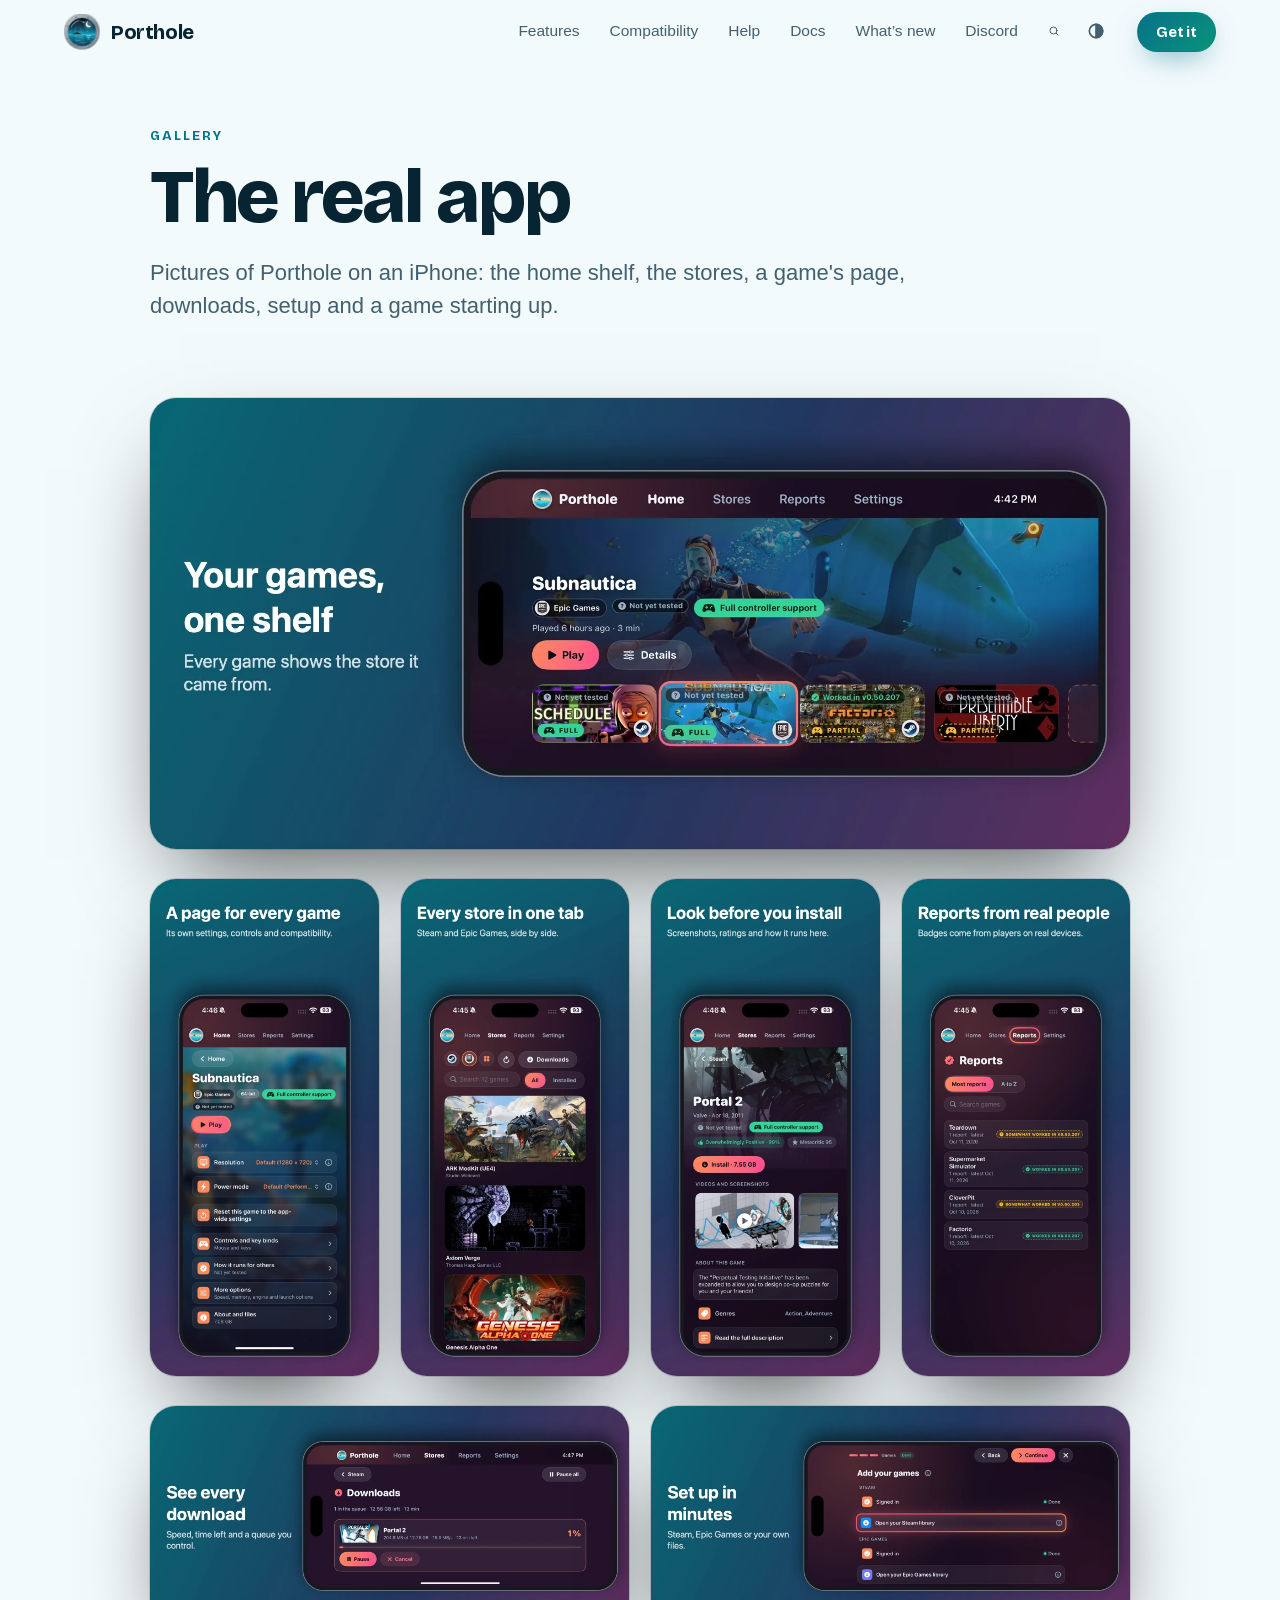
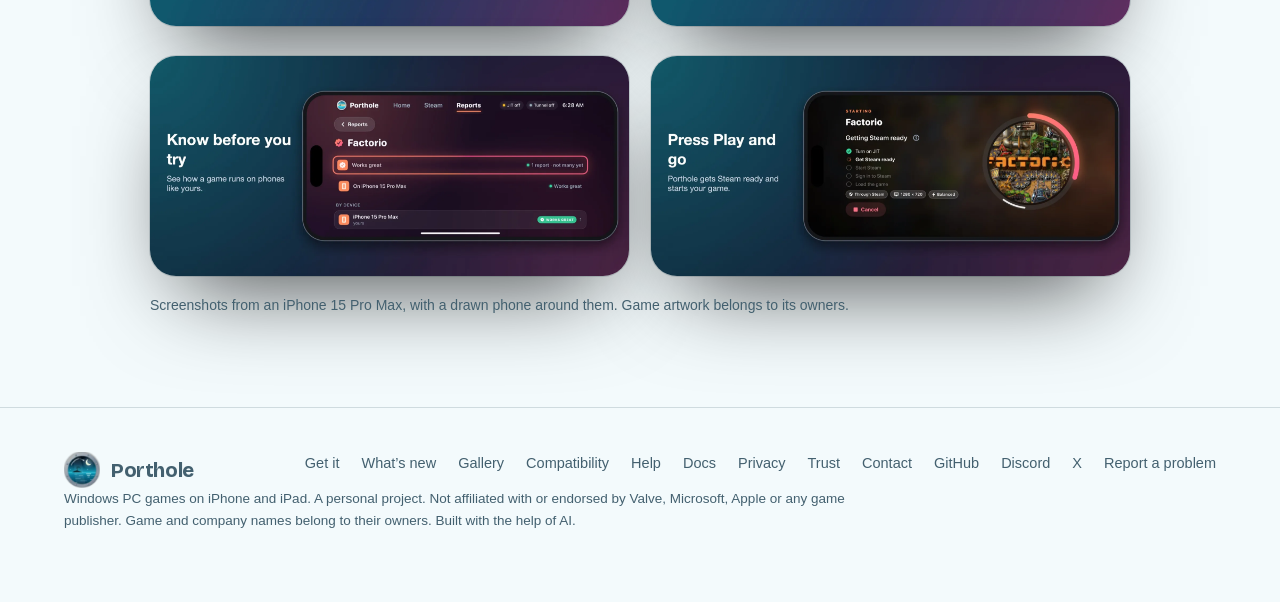
<file: gallery.html>
<!doctype html>
<html lang="en">
<head>
<meta charset="utf-8">
<meta name="viewport" content="width=device-width, initial-scale=1">
<title>Gallery | Porthole</title>
<meta name="description" content="Pictures of the real Porthole app on an iPhone: the home shelf, stores, a game page, downloads, setup and a game starting up.">
<meta name="theme-color" content="#04121A">
<link rel="icon" type="image/png" sizes="64x64" href="/img/favicon-64.png">
<link rel="icon" type="image/png" sizes="32x32" href="/img/favicon-32.png">
<link rel="apple-touch-icon" href="/img/apple-touch-icon.png">
<link rel="canonical" href="https://portholehq.site/gallery.html">
<meta property="og:type" content="website">
<meta property="og:title" content="Gallery | Porthole">
<meta property="og:description" content="Pictures of the real Porthole app on an iPhone: the home shelf, stores, a game page, downloads, setup and a game starting up.">
<meta property="og:image" content="https://portholehq.site/img/og-image.jpg">
<meta property="og:url" content="https://portholehq.site/gallery.html">
<meta property="og:image:width" content="1200">
<meta property="og:image:height" content="630">
<meta name="twitter:card" content="summary_large_image">
<script>document.documentElement.classList.add("js");if(window.matchMedia&&matchMedia("(prefers-reduced-motion: reduce)").matches)document.documentElement.classList.add("rm")</script>
<script>try{var s=localStorage.getItem("porthole-scheme");if(s)document.documentElement.dataset.scheme=s}catch(e){}</script>
<link rel="preload" href="/fonts/bricolage-grotesque-latin.woff2" as="font" type="font/woff2" crossorigin>
<link rel="stylesheet" href="/site2.css?v=20261113g">
<link rel="stylesheet" href="/inner.css?v=20261113g">
</head>
<body class="inner">
<div class="sea" aria-hidden="true"><i></i><i></i></div>
<a class="skip" href="#main">Skip to the content</a>
<header class="nav">
  <a class="brand" href="/"><img src="/img/porthole-night-96.webp" alt="" width="36" height="36">Porthole</a>
  <nav class="links" aria-label="Main"><a href="/#features">Features</a><a href="/compat.html">Compatibility</a><a href="/help.html">Help</a><a href="/docs/">Docs</a><a href="/changelog.html">What&rsquo;s new</a><a href="https://discord.gg/N7PkdptTFn">Discord</a><a class="navtool" href="/docs/?search" aria-label="Search the documentation"><svg viewBox="0 0 24 24" width="20" height="20" fill="none" stroke="currentColor" stroke-width="2" stroke-linecap="round" aria-hidden="true"><circle cx="11" cy="11" r="7"/><path d="M20 20l-3.5-3.5"/></svg><span>Search</span></a><button class="navtool scheme" type="button" aria-label="Switch to light mode"><svg viewBox="0 0 24 24" width="20" height="20" fill="none" stroke="currentColor" stroke-width="2" aria-hidden="true"><circle cx="12" cy="12" r="8"/><path d="M12 4a8 8 0 0 1 0 16z" fill="currentColor"/></svg><span>Light mode</span></button></nav>
  <a class="btn primary sm" href="/download.html">Get it</a>
  <button class="burger" type="button" aria-label="Menu" aria-expanded="false"><span></span></button>
  <div class="bar" aria-hidden="true"></div>
</header>
<main id="main">
<div class="wrap page">
  <p class="eyebrow">Gallery</p>
  <h1>The real app</h1>
  <p class="lede">Pictures of Porthole on an iPhone: the home shelf, the stores, a game's page, downloads, setup and a game starting up.</p>
  <section style="padding-top:28px">
<div class="shots">
      <figure class="shot wide"><img src="/img/screens/1-home-landscape.webp" width="1800" height="828" loading="lazy" alt="The Porthole home screen: Subnautica selected, with its store, compatibility and controller badges, Play and Details, above a shelf of games that each carry the logo of their store"></figure>
      <div class="shot-row four">
        <figure class="shot tall"><img src="/img/screens/2-game-portrait.webp" width="828" height="1800" loading="lazy" alt="A game's page with its store, Play, Resolution and Power mode, and rows for controls, compatibility, more options and files"></figure>
        <figure class="shot tall"><img src="/img/screens/3-stores-portrait.webp" width="828" height="1800" loading="lazy" alt="The Stores tab on Epic Games: a switcher for Steam, Epic Games and all games, a Downloads button, search and a grid of games"></figure>
        <figure class="shot tall"><img src="/img/screens/9-store-page-portrait.webp" width="828" height="1800" loading="lazy" alt="A game's store page with its controller support, rating and Metacritic score, an Install button and screenshots"></figure>
        <figure class="shot tall"><img src="/img/screens/10-reports-portrait.webp" width="828" height="1800" loading="lazy" alt="The Reports tab: games with the badge from their latest reports, such as Worked in v0.50.207"></figure>
      </div>
      <div class="shot-row two">
        <figure class="shot wide"><img src="/img/screens/8-downloads-landscape.webp" width="1800" height="828" loading="lazy" alt="The Downloads page with a running download: the game, its size, speed and time left, with Pause and Cancel"></figure>
        <figure class="shot wide"><img src="/img/screens/6-setup-landscape.webp" width="1800" height="828" loading="lazy" alt="The setup guide's Add your games step with Steam and Epic Games signed in, and Back and Continue in the top row"></figure>
      </div>
      <div class="shot-row two">
        <figure class="shot wide"><img src="/img/screens/5-compat.webp" width="1800" height="828" loading="lazy" alt="A game's compatibility page showing a Works great verdict and the result by device"></figure>
        <figure class="shot wide"><img src="/img/screens/7-launch.webp" width="1800" height="828" loading="lazy" alt="Launching a game: Porthole turns on JIT and gets Steam ready"></figure>
      </div>
    </div>
    
    <p class="fine" style="margin-top:18px">Screenshots from an iPhone 15 Pro Max, with a drawn phone around them. Game artwork belongs to its owners.</p>
  </section>
</div>
</main>
<footer class="foot"><div class="wrap">
  <div class="row"><a class="brand" href="/"><img src="/img/porthole-night-96.webp" alt="" width="36" height="36">Porthole</a>
  <nav aria-label="Footer"><a href="/download.html">Get it</a><a href="/changelog.html">What&rsquo;s new</a><a href="/gallery.html">Gallery</a><a href="/compat.html">Compatibility</a><a href="/help.html">Help</a><a href="/docs/">Docs</a><a href="/privacy.html">Privacy</a><a href="/trust.html">Trust</a><a href="/privacy.html#contact">Contact</a><a href="https://github.com/tylerkaska112/Porthole">GitHub</a><a href="https://discord.gg/N7PkdptTFn">Discord</a><a href="https://x.com/portholehq">X</a><a href="https://github.com/tylerkaska112/Porthole/issues/new/choose">Report a problem</a></nav></div>
  <p>Windows PC games on iPhone and iPad. A personal project. Not affiliated with or endorsed by Valve, Microsoft, Apple or any game publisher. Game and company names belong to their owners. Built with the help of AI.</p>
</div></footer>
<script src="/site2.js?v=20261113g" defer></script>
</body>
</html>
</file>
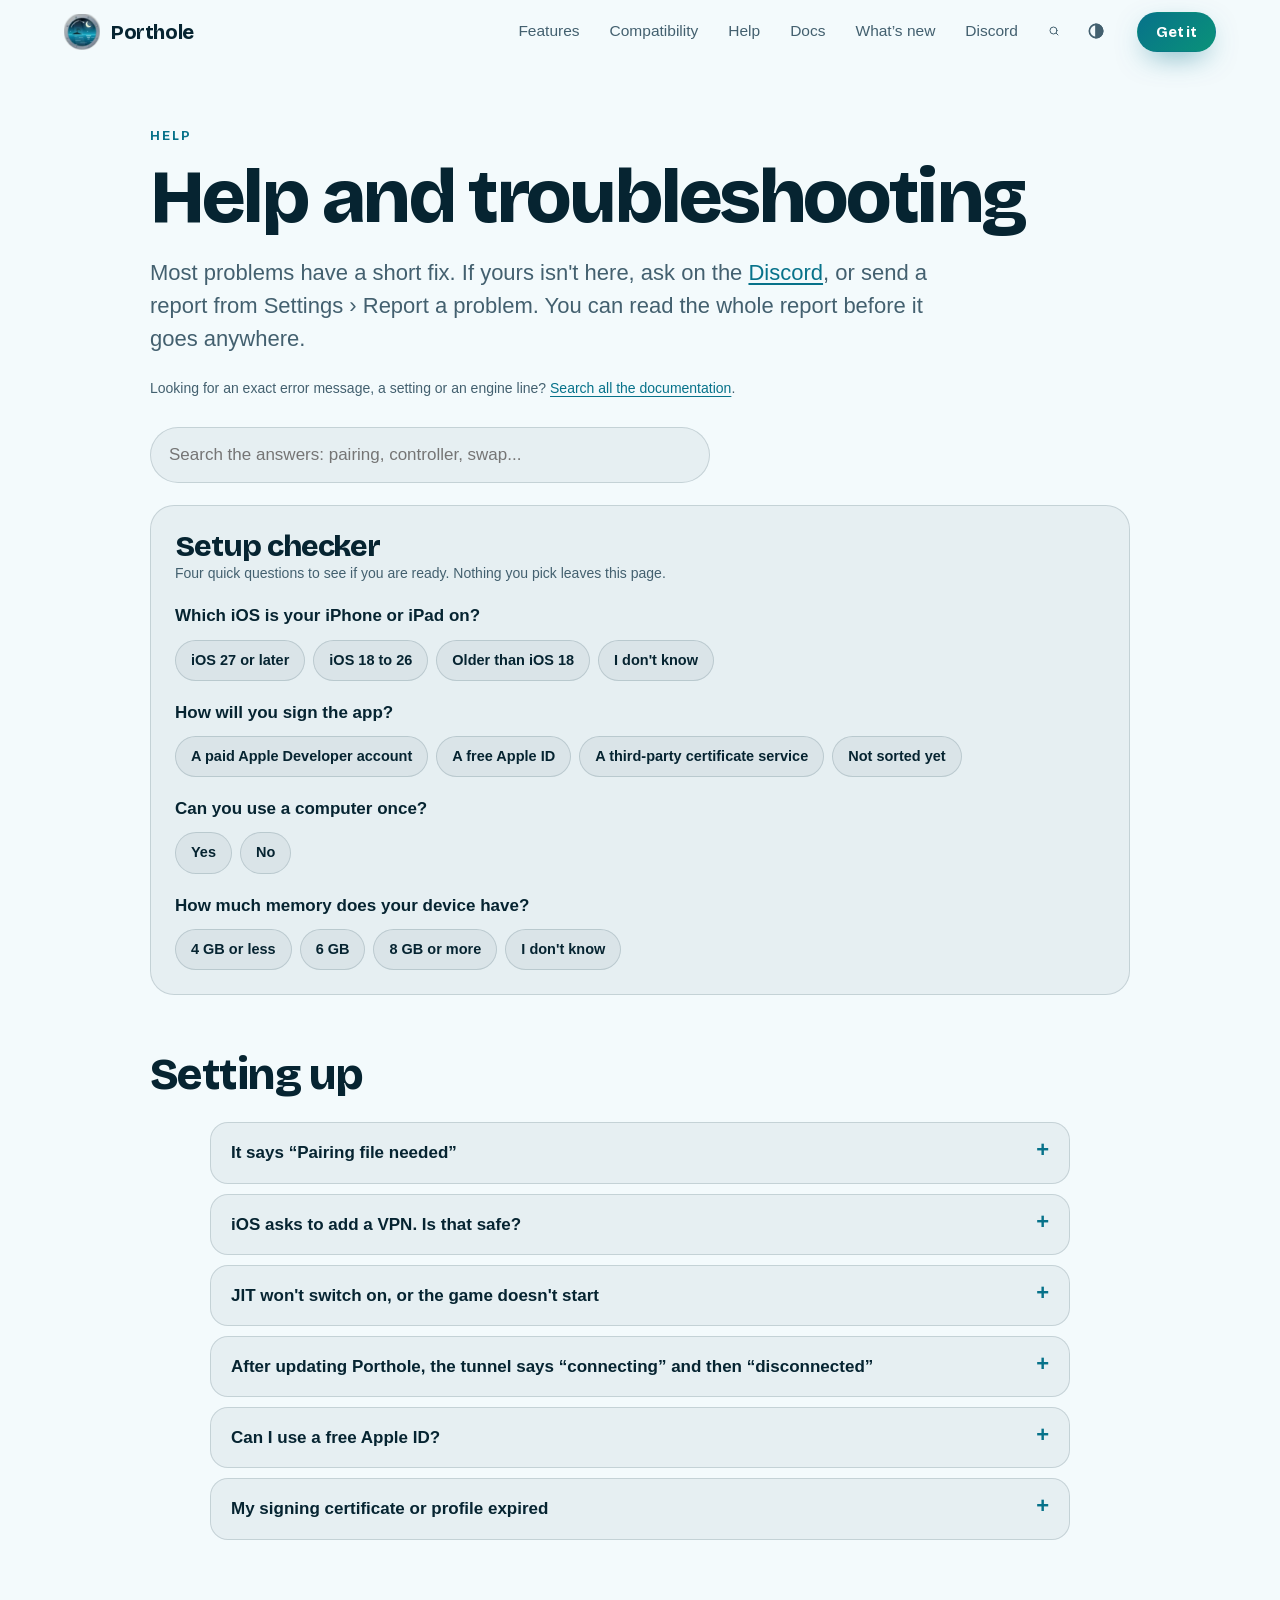
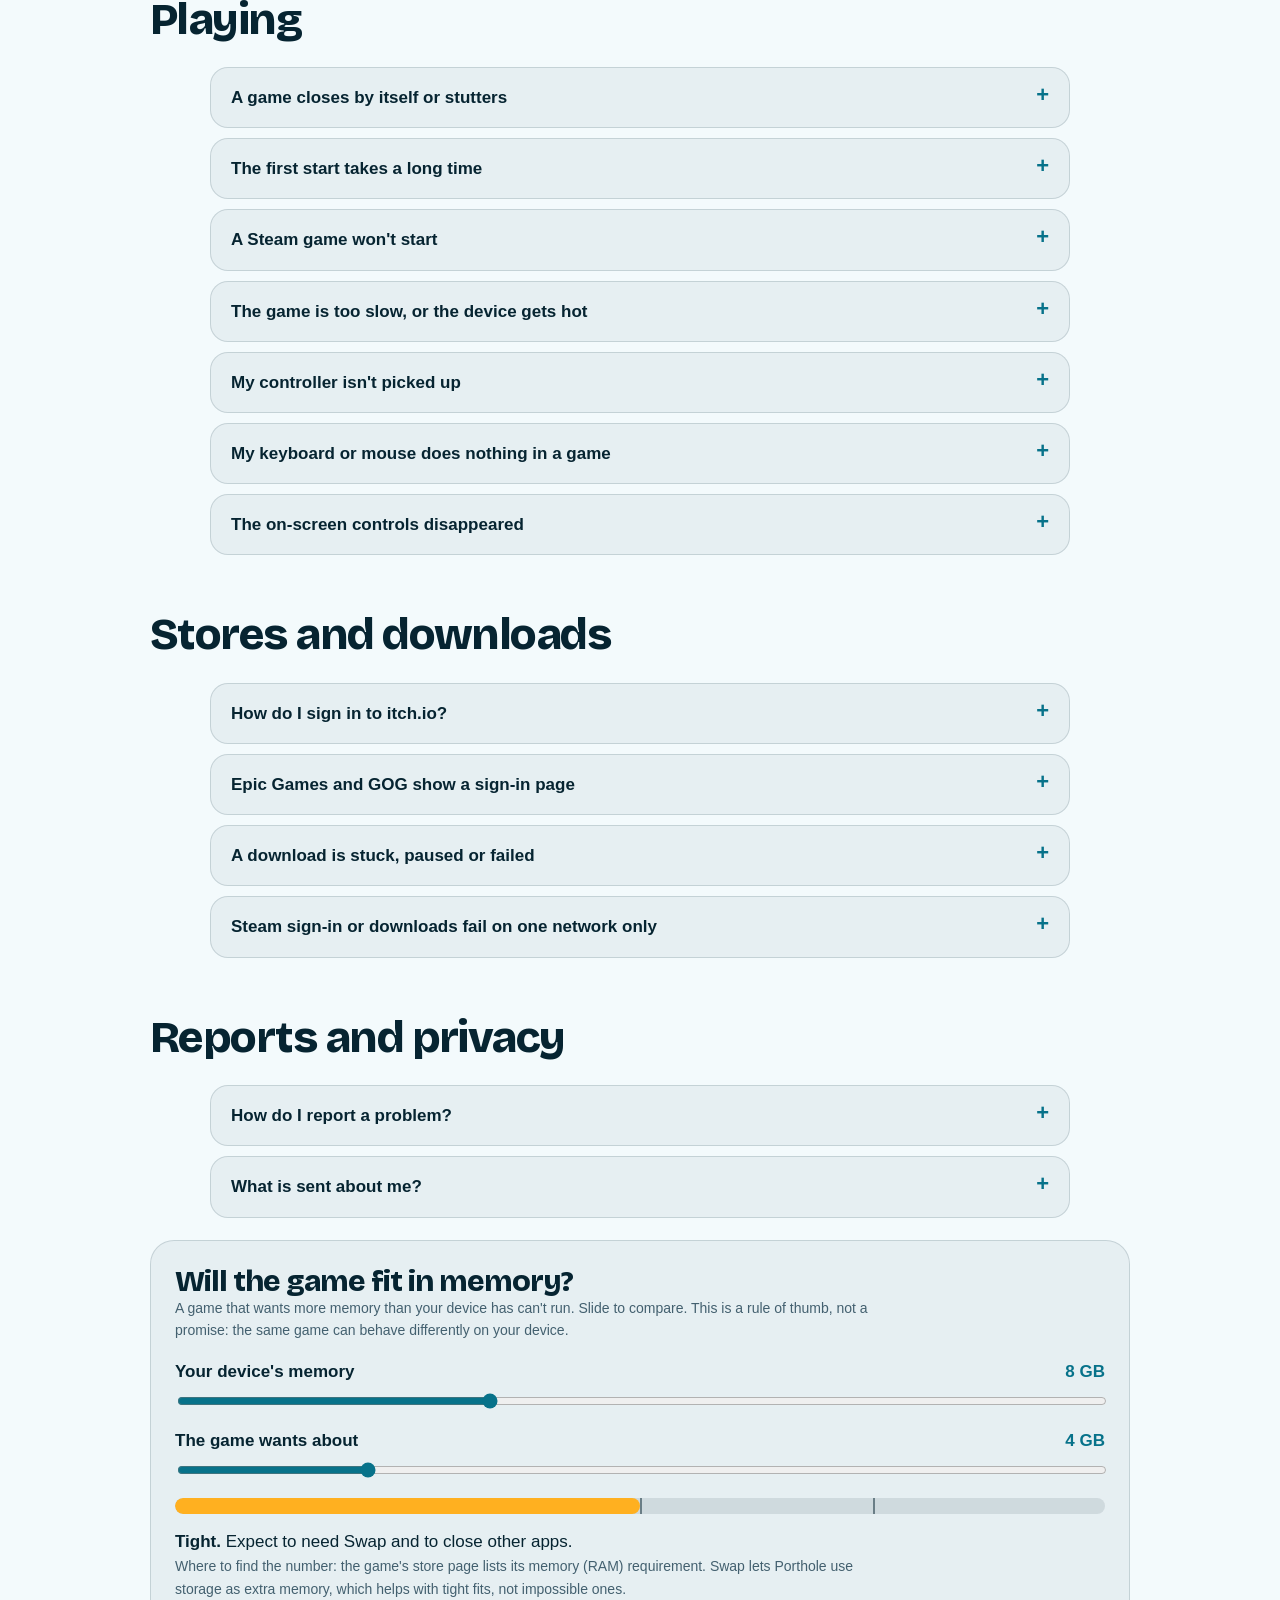
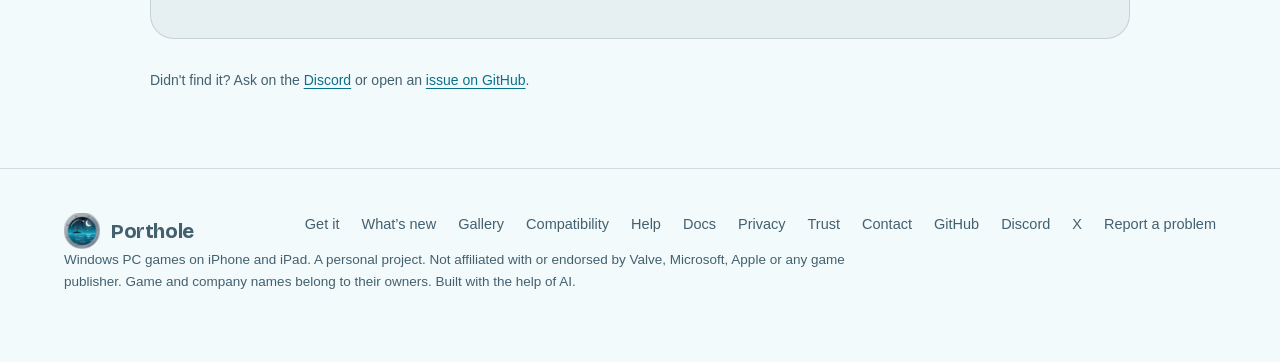
<file: help.html>
<!doctype html>
<html lang="en">
<head>
<meta charset="utf-8">
<meta name="viewport" content="width=device-width, initial-scale=1">
<title>Help and troubleshooting | Porthole</title>
<meta name="description" content="Fixes for the problems people hit most: pairing and JIT, a game that closes or stutters, controllers, downloads and updates.">
<meta name="theme-color" content="#04121A">
<link rel="icon" type="image/png" sizes="64x64" href="/img/favicon-64.png">
<link rel="icon" type="image/png" sizes="32x32" href="/img/favicon-32.png">
<link rel="apple-touch-icon" href="/img/apple-touch-icon.png">
<link rel="canonical" href="https://portholehq.site/help.html">
<meta property="og:type" content="website">
<meta property="og:title" content="Help and troubleshooting | Porthole">
<meta property="og:description" content="Fixes for the problems people hit most: pairing and JIT, a game that closes or stutters, controllers, downloads and updates.">
<meta property="og:image" content="https://portholehq.site/img/og-image.jpg">
<meta property="og:url" content="https://portholehq.site/help.html">
<meta property="og:image:width" content="1200">
<meta property="og:image:height" content="630">
<meta name="twitter:card" content="summary_large_image">
<script>document.documentElement.classList.add("js");if(window.matchMedia&&matchMedia("(prefers-reduced-motion: reduce)").matches)document.documentElement.classList.add("rm")</script>
<script>try{var s=localStorage.getItem("porthole-scheme");if(s)document.documentElement.dataset.scheme=s}catch(e){}</script>
<link rel="preload" href="/fonts/bricolage-grotesque-latin.woff2" as="font" type="font/woff2" crossorigin>
<link rel="stylesheet" href="/site2.css?v=20261113g">
<link rel="stylesheet" href="/inner.css?v=20261113g">
</head>
<body class="inner">
<div class="sea" aria-hidden="true"><i></i><i></i></div>
<a class="skip" href="#main">Skip to the content</a>
<header class="nav">
  <a class="brand" href="/"><img src="/img/porthole-night-96.webp" alt="" width="36" height="36">Porthole</a>
  <nav class="links" aria-label="Main"><a href="/#features">Features</a><a href="/compat.html">Compatibility</a><a href="/help.html" aria-current="page">Help</a><a href="/docs/">Docs</a><a href="/changelog.html">What&rsquo;s new</a><a href="https://discord.gg/N7PkdptTFn">Discord</a><a class="navtool" href="/docs/?search" aria-label="Search the documentation"><svg viewBox="0 0 24 24" width="20" height="20" fill="none" stroke="currentColor" stroke-width="2" stroke-linecap="round" aria-hidden="true"><circle cx="11" cy="11" r="7"/><path d="M20 20l-3.5-3.5"/></svg><span>Search</span></a><button class="navtool scheme" type="button" aria-label="Switch to light mode"><svg viewBox="0 0 24 24" width="20" height="20" fill="none" stroke="currentColor" stroke-width="2" aria-hidden="true"><circle cx="12" cy="12" r="8"/><path d="M12 4a8 8 0 0 1 0 16z" fill="currentColor"/></svg><span>Light mode</span></button></nav>
  <a class="btn primary sm" href="/download.html">Get it</a>
  <button class="burger" type="button" aria-label="Menu" aria-expanded="false"><span></span></button>
  <div class="bar" aria-hidden="true"></div>
</header>
<main id="main">
<div class="wrap page doc">
  <p class="eyebrow">Help</p>
  <h1>Help and troubleshooting</h1>
  <p class="lede">Most problems have a short fix. If yours isn't here, ask on the <a href="https://discord.gg/N7PkdptTFn">Discord</a>, or send a report from Settings &#8250; Report a problem. You can read the whole report before it goes anywhere.</p>
  <p class="fine" style="margin:0 0 10px">Looking for an exact error message, a setting or an engine line? <a href="/docs/">Search all the documentation</a>.</p>
  <input class="search" type="search" id="help-search" placeholder="Search the answers: pairing, controller, swap..." aria-label="Search the answers" autocomplete="off">
  <p class="fine" id="help-count" aria-live="polite" style="margin:8px 0 0"></p>

  <form class="tool" id="checker" aria-labelledby="checker-h">
    <h2 id="checker-h">Setup checker</h2>
    <p class="fine">Four quick questions to see if you are ready. Nothing you pick leaves this page.</p>
    <fieldset><legend>Which iOS is your iPhone or iPad on?</legend><div class="opts">
      <label><input type="radio" name="ios" value="27">iOS 27 or later</label><label><input type="radio" name="ios" value="18">iOS 18 to 26</label><label><input type="radio" name="ios" value="old">Older than iOS 18</label><label><input type="radio" name="ios" value="?">I don't know</label></div></fieldset>
    <fieldset><legend>How will you sign the app?</legend><div class="opts">
      <label><input type="radio" name="sign" value="paid">A paid Apple Developer account</label><label><input type="radio" name="sign" value="free">A free Apple ID</label><label><input type="radio" name="sign" value="service">A third-party certificate service</label><label><input type="radio" name="sign" value="none">Not sorted yet</label></div></fieldset>
    <fieldset><legend>Can you use a computer once?</legend><div class="opts">
      <label><input type="radio" name="comp" value="yes">Yes</label><label><input type="radio" name="comp" value="no">No</label></div></fieldset>
    <fieldset><legend>How much memory does your device have?</legend><div class="opts">
      <label><input type="radio" name="mem" value="4">4 GB or less</label><label><input type="radio" name="mem" value="6">6 GB</label><label><input type="radio" name="mem" value="8">8 GB or more</label><label><input type="radio" name="mem" value="?">I don't know</label></div></fieldset>
    <div id="check-out" aria-live="polite"></div>
  </form>

  <h2>Setting up</h2>
  <div class="faq">
      <details id="pairing-file"><summary>It says &ldquo;Pairing file needed&rdquo;</summary><div class="a"><p>The pairing file lets Porthole switch JIT on. On <b>iOS 27 or later</b>, tap <b>Create it on this device</b> in the setup guide, then open Settings &#8250; Privacy &amp; Security &#8250; Developer Mode &#8250; &ldquo;Pair with Porthole&rdquo; and type the six-digit code Porthole shows. On <b>earlier versions of iOS</b> the file is made once on a computer with a free pairing tool such as iloader or Jitterbug: plug the device in, tap Trust, save the pairing file, move it to the device and choose it in Porthole.</p></div></details>
      <details><summary>iOS asks to add a VPN. Is that safe?</summary><div class="a"><p>Yes. It is not a real VPN: it is a small private link that exists only inside your device, so Porthole can reach your device's own debug service to switch JIT on. Nothing goes over the internet and none of your other traffic is touched. Tap Allow. iOS runs one VPN at a time, so another VPN app pauses for a few seconds; Porthole asks first and can help turn it back on.</p></div></details>
      <details><summary>JIT won't switch on, or the game doesn't start</summary><div class="a"><p>Check these in order: the pairing file is there (setup guide, step 1); the private link is allowed; the app was signed with a <i>development</i> profile that includes <b>get-task-allow</b> (Porthole says so if it wasn't); and no debugger is attached (if you started the app from Xcode, close it and open Porthole from the Home Screen). Developer Mode must be on in Settings &#8250; Privacy &amp; Security.</p></div></details>
      <details><summary>After updating Porthole, the tunnel says &ldquo;connecting&rdquo; and then &ldquo;disconnected&rdquo;</summary><div class="a"><p>iOS sometimes keeps old information about the app's helper after an update. <b>Restart the device</b>. Your games and settings aren't affected, and you don't need to reinstall.</p></div></details>
      <details id="free-account"><summary>Can I use a free Apple ID?</summary><div class="a"><p>Yes, with some features missing. A free account can't carry the Network Extension capability, so you run <b>LocalDevVPN</b> for the private link before you press Play, and it can't carry <b>Increased Memory Limit</b>, so memory-hungry games are more likely to run out of memory. Its signing also expires after about a week. A paid developer account or a third-party certificate service gives you the complete install. Settings &#8250; Stores and JIT &#8250; Your install shows what yours is missing.</p></div></details>
      <details><summary>My signing certificate or profile expired</summary><div class="a"><p>Profiles run out: after about 7 days with a free Apple account and after about a year with a paid one. A third-party service can also revoke its certificate; sign again with a new one. Sign the app again with the same account (so iOS treats it as an update and keeps your games). You can also add your certificate and profile in Settings &#8250; Updates so Porthole signs its own updates on the device.</p></div></details>
  </div>
  <h2>Playing</h2>
  <div class="faq">
      <details><summary>A game closes by itself or stutters</summary><div class="a"><p>The device is probably running out of memory. Open the game's settings and raise <b>Swap</b>, which lets Porthole use storage as extra memory, and close other apps. The <b>Stats</b> button while you play shows how full swap is, and Porthole shows a warning when memory is nearly full. If it keeps happening, send a problem report: the log says why.</p></div></details>
      <details><summary>The first start takes a long time</summary><div class="a"><p>The first start of a game sets everything up, and some games prepare their graphics as they run, so it can take a minute or more and the first frames may stutter. Keep Porthole open and the screen on while it loads. Later starts are quicker.</p></div></details>
      <details><summary>A Steam game won't start</summary><div class="a"><p>Try the other way. Touch and hold the game on the Home screen and choose <b>Run directly (skip Steam)</b>, or the reverse if it is already set to run directly. Some Unity games only work when started through Steam. If it still fails, read <a href="/download.html#wont-work">what Porthole can't run</a>.</p></div></details>
      <details><summary>The game is too slow, or the device gets hot</summary><div class="a"><p>Choose the power mode with the Power button in the in-game menu. <b>Performance</b> goes up to 120 FPS on iPads and iPhones with ProMotion screens but uses more battery and heat; <b>Balanced</b> and <b>Battery saver</b> do the opposite. The <a href="/compat.html">compatibility list</a> shows what other people report for your model, which tells you what to expect.</p></div></details>
      <details><summary>My controller isn't picked up</summary><div class="a"><p>Pair it first in iOS Settings &#8250; Bluetooth. If a game still doesn't see it, open the game's settings and try <b>DualSense (HID) and Xbox</b> (this fixed Hollow Knight: Silksong), or switch on <b>Controller as keyboard and mouse</b>. In HID mode rumble doesn't work. Each game's controller buttons can be remapped under Controller buttons.</p></div></details>
      <details><summary>My keyboard or mouse does nothing in a game</summary><div class="a"><p>On an iPad, connect them before you start the game and run Porthole full screen (not in Split View or Stage Manager), which lets the pointer lock for looking around. If a click arrives as a finger tap, turn AssistiveTouch off in iOS Settings &#8250; Accessibility &#8250; Touch and restart Porthole. Porthole's menu opens with F10; you can change that key, the pointer lock key and the mouse speed in Settings &#8250; Advanced &#8250; Engine options &#8250; Keyboard and mouse. A game that turns the camera with the mouse but never hides its cursor needs &ldquo;Always use the mouse to look&rdquo; there. An iPhone gets a mouse only through AssistiveTouch and cannot lock the pointer. If it still fails, send a problem report (Settings &#8250; Report a problem); its log has lines starting <code>[hwinput]</code>.</p></div></details>
      <details><summary>The on-screen controls disappeared</summary><div class="a"><p>They hide while a controller is in use and come back when you touch the screen.</p></div></details>
  </div>
  <h2>Stores and downloads</h2>
  <div class="faq">
      <details><summary>How do I sign in to itch.io?</summary><div class="a"><p>itch.io uses a personal API key. In Porthole choose Sign in to itch.io, open the API keys page, sign in there, tap <b>Generate new API key</b>, copy it and paste it back. The key stays in your device's Keychain and is sent only to itch.io.</p></div></details>
      <details><summary>Epic Games and GOG show a sign-in page</summary><div class="a"><p>That is the store's own page: you type your password there, so Porthole never sees it. Porthole keeps only a sign-in token. If a store refuses the sign-in, sign out in Porthole and sign in again.</p></div></details>
      <details><summary>A download is stuck, paused or failed</summary><div class="a"><p>Open the round <b>Downloads</b> button at the bottom right of the Stores tab. It lists every store's downloads with Pause, Resume, Try again and Download now. Check that the device has free space (Settings &#8250; Storage shows what is using it). Downloads carry on when you leave the app.</p></div></details>
      <details><summary>Steam sign-in or downloads fail on one network only</summary><div class="a"><p>Some work and school networks block Steam. Try another network or a mobile connection. If it works there, the network was the cause.</p></div></details>
  </div>
  <h2>Reports and privacy</h2>
  <div class="faq">
      <details><summary>How do I report a problem?</summary><div class="a"><p>Settings &#8250; Report a problem. Describe what went wrong and Porthole adds the log of the run. Tap <b>Look at exactly what would be shared</b> to read the whole report first. You can send it to the project's server or save it as a file and share it yourself. The <a href="/privacy.html">privacy page</a> lists exactly what is in it.</p></div></details>
      <details><summary>What is sent about me?</summary><div class="a"><p>Nothing unless you choose to send a report. <a href="/privacy.html">The privacy page</a> lists everything, and <a href="/trust.html">the trust page</a> says how your logins are protected.</p></div></details>
  </div>
  <section class="tool" id="memory" aria-labelledby="mem-h">
    <h2 id="mem-h">Will the game fit in memory?</h2>
    <p class="fine">A game that wants more memory than your device has can't run. Slide to compare. This is a rule of thumb, not a promise: the same game can behave differently on your device.</p>
    <div class="range"><label for="mem-device">Your device's memory <output id="mem-device-out"></output></label><input type="range" id="mem-device" min="4" max="16" step="2" value="8"></div>
    <div class="range"><label for="mem-need">The game wants about <output id="mem-need-out"></output></label><input type="range" id="mem-need" min="1" max="16" step="0.5" value="4"></div>
    <div class="meter" aria-hidden="true"><i id="mem-fill"></i><u id="mem-m50"></u><u id="mem-m75"></u></div>
    <p id="mem-say" aria-live="polite" style="margin:14px 0 0"></p>
    <p class="fine">Where to find the number: the game's store page lists its memory (RAM) requirement. Swap lets Porthole use storage as extra memory, which helps with tight fits, not impossible ones.</p>
  </section>

  <p class="fine" style="margin-top:30px">Didn't find it? Ask on the <a href="https://discord.gg/N7PkdptTFn">Discord</a> or open an <a href="https://github.com/tylerkaska112/PortHole/issues/new/choose">issue on GitHub</a>.</p>
</div>
</main>
<footer class="foot"><div class="wrap">
  <div class="row"><a class="brand" href="/"><img src="/img/porthole-night-96.webp" alt="" width="36" height="36">Porthole</a>
  <nav aria-label="Footer"><a href="/download.html">Get it</a><a href="/changelog.html">What&rsquo;s new</a><a href="/gallery.html">Gallery</a><a href="/compat.html">Compatibility</a><a href="/help.html">Help</a><a href="/docs/">Docs</a><a href="/privacy.html">Privacy</a><a href="/trust.html">Trust</a><a href="/privacy.html#contact">Contact</a><a href="https://github.com/tylerkaska112/Porthole">GitHub</a><a href="https://discord.gg/N7PkdptTFn">Discord</a><a href="https://x.com/portholehq">X</a><a href="https://github.com/tylerkaska112/Porthole/issues/new/choose">Report a problem</a></nav></div>
  <p>Windows PC games on iPhone and iPad. A personal project. Not affiliated with or endorsed by Valve, Microsoft, Apple or any game publisher. Game and company names belong to their owners. Built with the help of AI.</p>
</div></footer>
<script src="/tools.js?v=20261052" defer></script>
<script src="/site2.js?v=20261113g" defer></script>
</body>
</html>
</file>
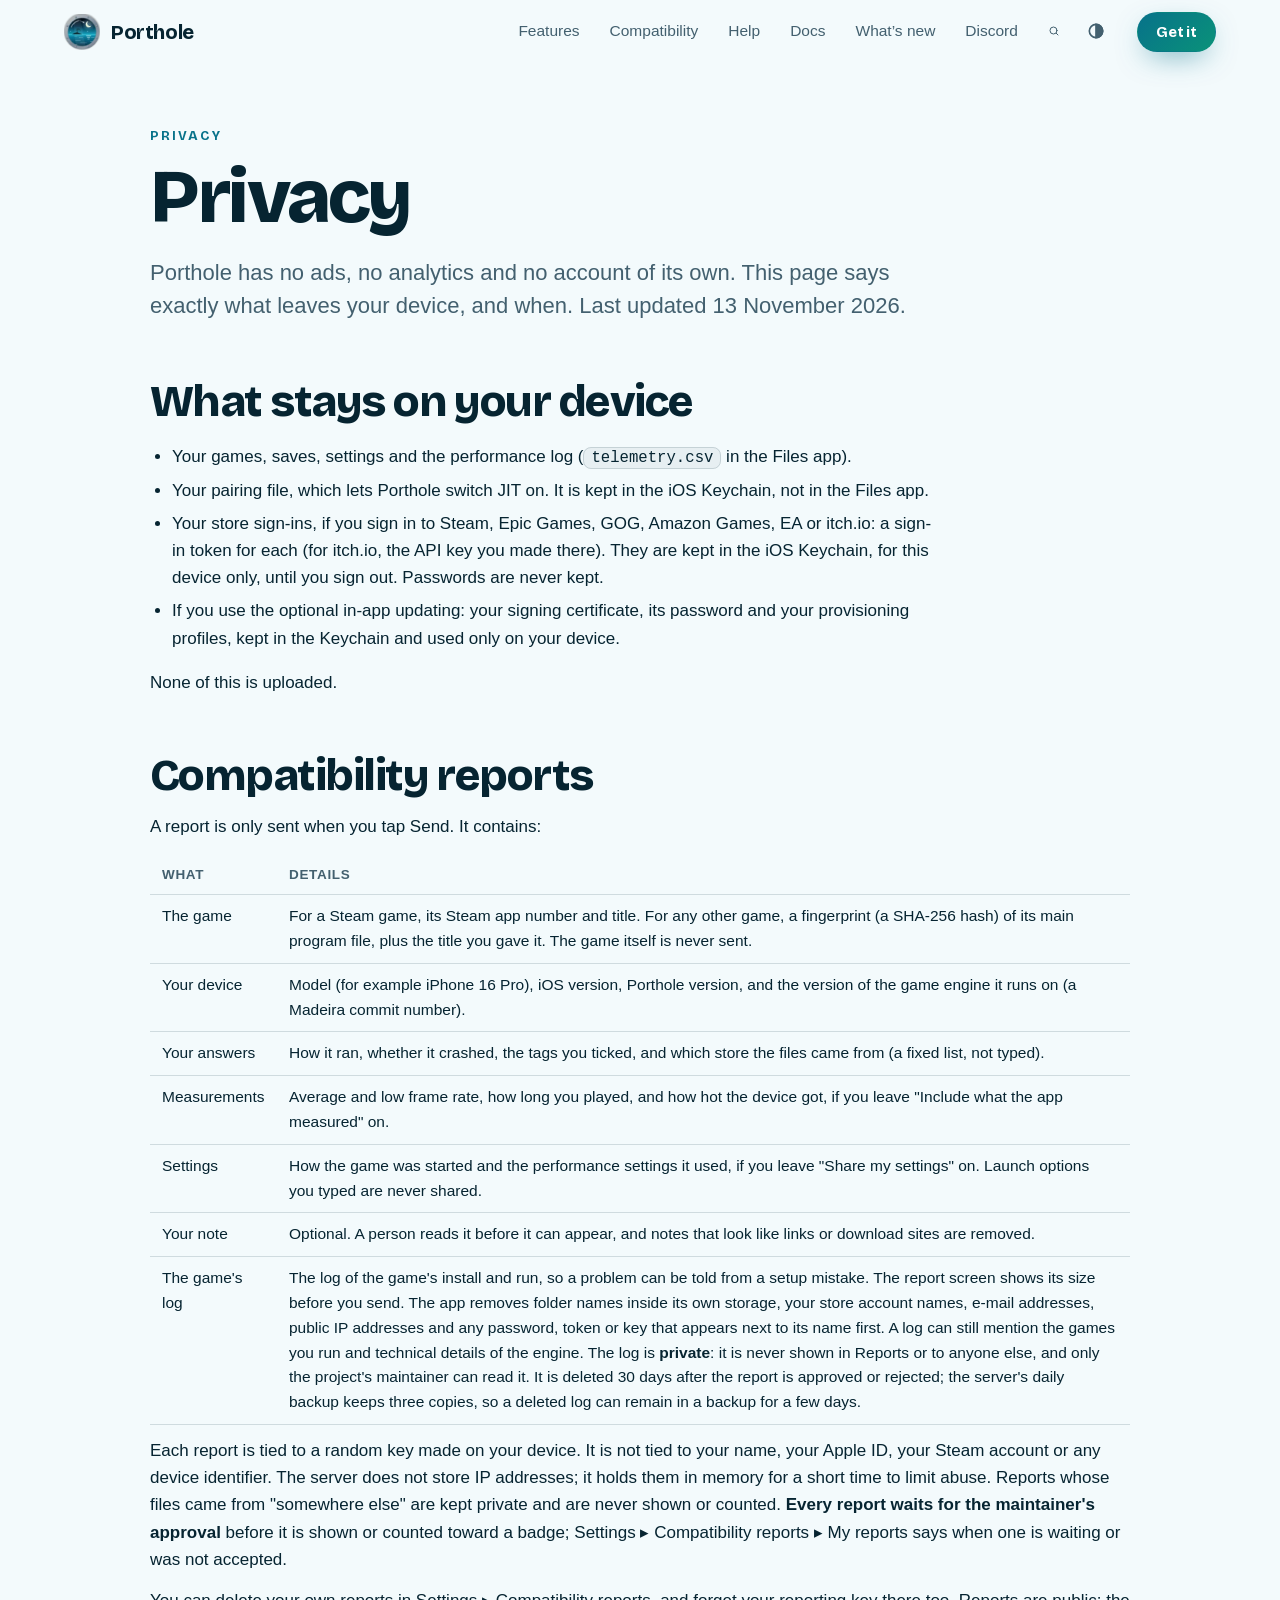
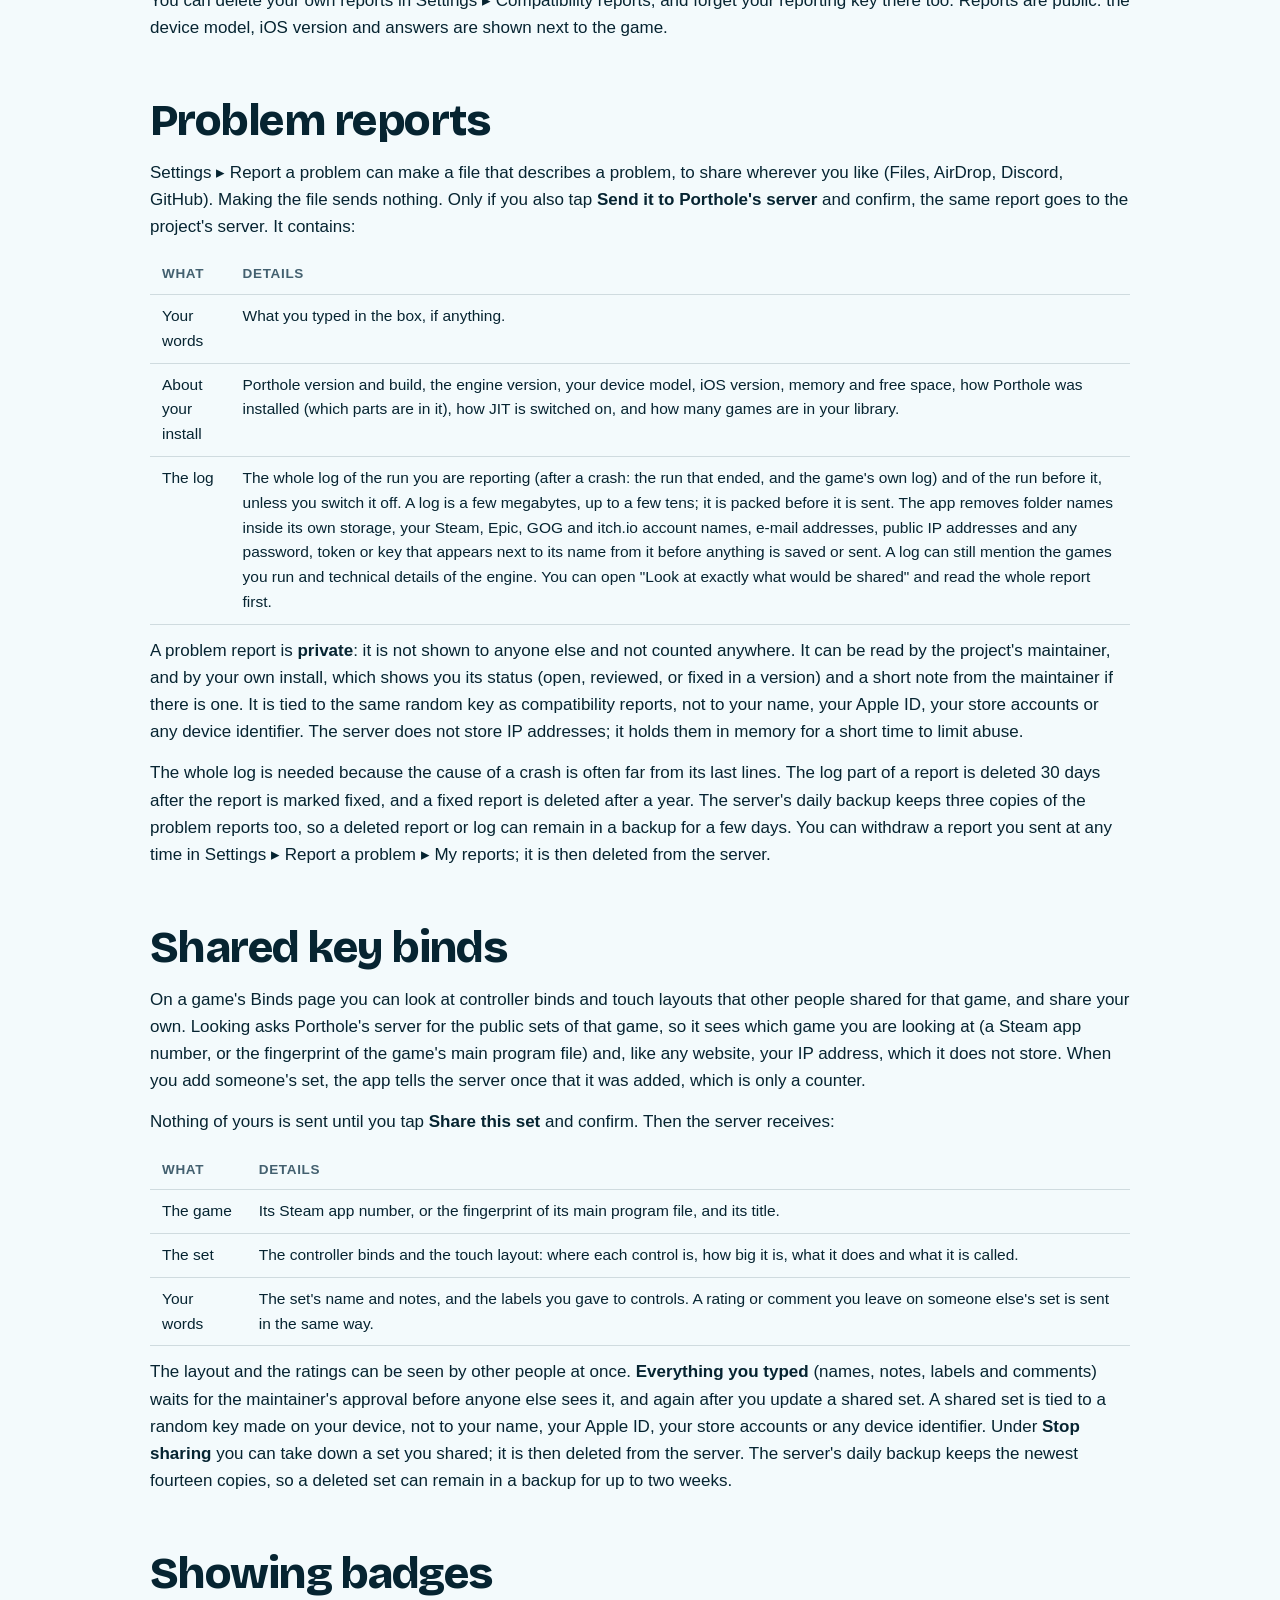
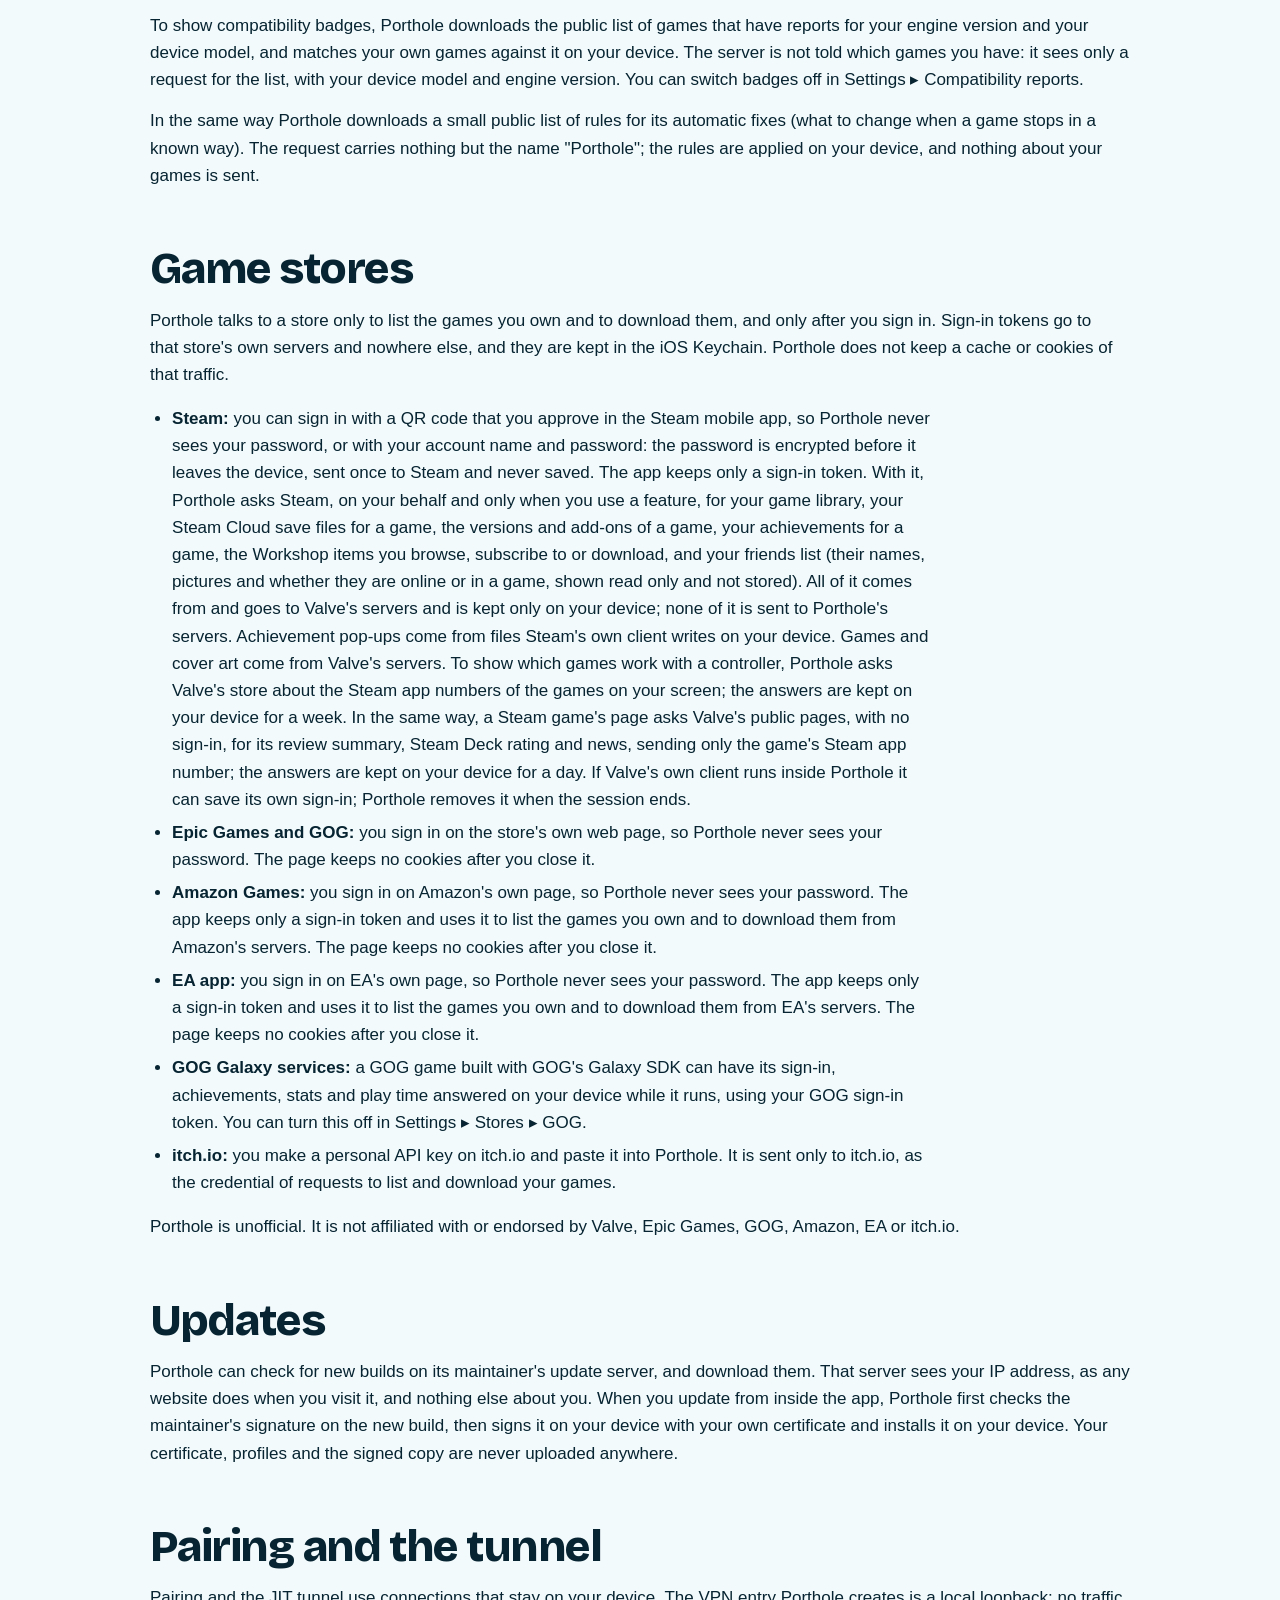
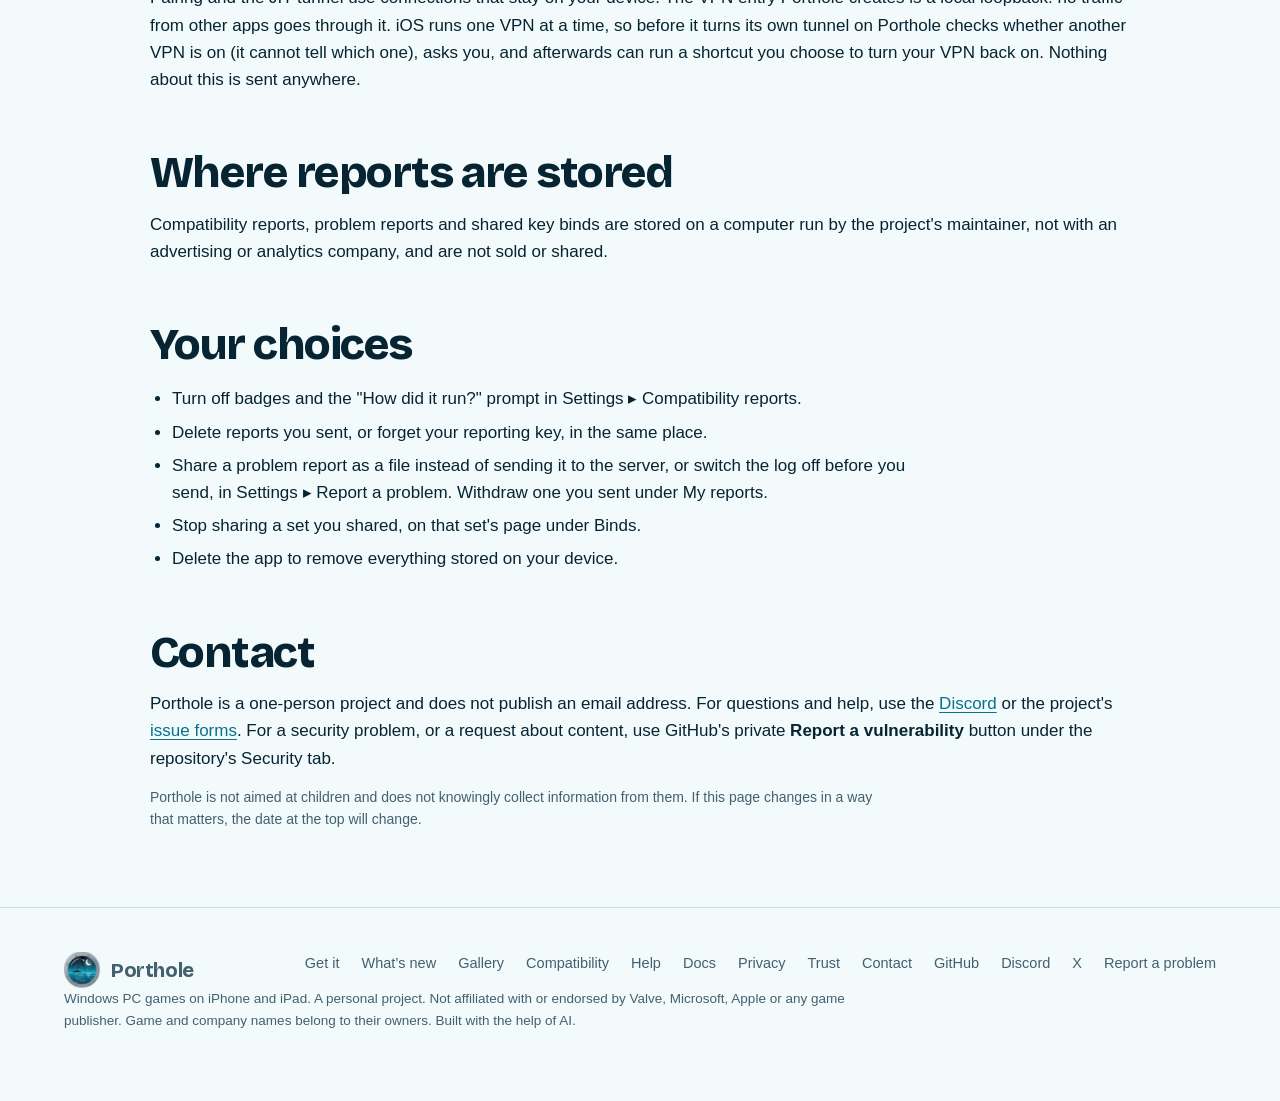
<file: privacy.html>
<!doctype html>
<html lang="en">
<head>
<meta charset="utf-8">
<meta name="viewport" content="width=device-width, initial-scale=1">
<title>Privacy | Porthole</title>
<meta name="description" content="What Porthole sends, what stays on your device, and when.">
<meta name="theme-color" content="#04121A">
<link rel="icon" type="image/png" sizes="64x64" href="/img/favicon-64.png">
<link rel="icon" type="image/png" sizes="32x32" href="/img/favicon-32.png">
<link rel="apple-touch-icon" href="/img/apple-touch-icon.png">
<link rel="canonical" href="https://portholehq.site/privacy.html">
<meta property="og:type" content="website">
<meta property="og:title" content="Privacy | Porthole">
<meta property="og:description" content="What Porthole sends, what stays on your device, and when.">
<meta property="og:image" content="https://portholehq.site/img/og-image.jpg">
<meta property="og:url" content="https://portholehq.site/privacy.html">
<meta property="og:image:width" content="1200">
<meta property="og:image:height" content="630">
<meta name="twitter:card" content="summary_large_image">
<script>document.documentElement.classList.add("js");if(window.matchMedia&&matchMedia("(prefers-reduced-motion: reduce)").matches)document.documentElement.classList.add("rm")</script>
<script>try{var s=localStorage.getItem("porthole-scheme");if(s)document.documentElement.dataset.scheme=s}catch(e){}</script>
<link rel="preload" href="/fonts/bricolage-grotesque-latin.woff2" as="font" type="font/woff2" crossorigin>
<link rel="stylesheet" href="/site2.css?v=20261113g">
<link rel="stylesheet" href="/inner.css?v=20261113g">
</head>
<body class="inner">
<div class="sea" aria-hidden="true"><i></i><i></i></div>
<a class="skip" href="#main">Skip to the content</a>
<header class="nav">
  <a class="brand" href="/"><img src="/img/porthole-night-96.webp" alt="" width="36" height="36">Porthole</a>
  <nav class="links" aria-label="Main"><a href="/#features">Features</a><a href="/compat.html">Compatibility</a><a href="/help.html">Help</a><a href="/docs/">Docs</a><a href="/changelog.html">What&rsquo;s new</a><a href="https://discord.gg/N7PkdptTFn">Discord</a><a class="navtool" href="/docs/?search" aria-label="Search the documentation"><svg viewBox="0 0 24 24" width="20" height="20" fill="none" stroke="currentColor" stroke-width="2" stroke-linecap="round" aria-hidden="true"><circle cx="11" cy="11" r="7"/><path d="M20 20l-3.5-3.5"/></svg><span>Search</span></a><button class="navtool scheme" type="button" aria-label="Switch to light mode"><svg viewBox="0 0 24 24" width="20" height="20" fill="none" stroke="currentColor" stroke-width="2" aria-hidden="true"><circle cx="12" cy="12" r="8"/><path d="M12 4a8 8 0 0 1 0 16z" fill="currentColor"/></svg><span>Light mode</span></button></nav>
  <a class="btn primary sm" href="/download.html">Get it</a>
  <button class="burger" type="button" aria-label="Menu" aria-expanded="false"><span></span></button>
  <div class="bar" aria-hidden="true"></div>
</header>
<main id="main">
<div class="wrap page doc">
  <p class="eyebrow">Privacy</p>
  <h1>Privacy</h1>
  <p class="lede">Porthole has no ads, no analytics and no account of its own. This page says exactly what leaves your device, and when. Last updated 13 November 2026.</p>

  <h2>What stays on your device</h2>
  <ul>
    <li>Your games, saves, settings and the performance log (<code>telemetry.csv</code> in the Files app).</li>
    <li>Your pairing file, which lets Porthole switch JIT on. It is kept in the iOS Keychain, not in the Files app.</li>
    <li>Your store sign-ins, if you sign in to Steam, Epic Games, GOG, Amazon Games, EA or itch.io: a sign-in token for each (for itch.io, the API key you made there). They are kept in the iOS Keychain, for this device only, until you sign out. Passwords are never kept.</li>
    <li>If you use the optional in-app updating: your signing certificate, its password and your provisioning profiles, kept in the Keychain and used only on your device.</li>
  </ul>
  <p>None of this is uploaded.</p>

  <h2 id="reports">Compatibility reports</h2>
  <p>A report is only sent when you tap Send. It contains:</p>
  <table>
    <tr><th>What</th><th>Details</th></tr>
    <tr><td>The game</td><td>For a Steam game, its Steam app number and title. For any other game, a fingerprint (a SHA-256 hash) of its main program file, plus the title you gave it. The game itself is never sent.</td></tr>
    <tr><td>Your device</td><td>Model (for example iPhone 16 Pro), iOS version, Porthole version, and the version of the game engine it runs on (a Madeira commit number).</td></tr>
    <tr><td>Your answers</td><td>How it ran, whether it crashed, the tags you ticked, and which store the files came from (a fixed list, not typed).</td></tr>
    <tr><td>Measurements</td><td>Average and low frame rate, how long you played, and how hot the device got, if you leave "Include what the app measured" on.</td></tr>
    <tr><td>Settings</td><td>How the game was started and the performance settings it used, if you leave "Share my settings" on. Launch options you typed are never shared.</td></tr>
    <tr><td>Your note</td><td>Optional. A person reads it before it can appear, and notes that look like links or download sites are removed.</td></tr>
    <tr><td>The game's log</td><td>The log of the game's install and run, so a problem can be told from a setup mistake. The report screen shows its size before you send. The app removes folder names inside its own storage, your store account names, e-mail addresses, public IP addresses and any password, token or key that appears next to its name first. A log can still mention the games you run and technical details of the engine. The log is <b>private</b>: it is never shown in Reports or to anyone else, and only the project's maintainer can read it. It is deleted 30 days after the report is approved or rejected; the server's daily backup keeps three copies, so a deleted log can remain in a backup for a few days.</td></tr>
  </table>
  <p>Each report is tied to a random key made on your device. It is not tied to your name, your Apple ID, your Steam account or any device identifier. The server does not store IP addresses; it holds them in memory for a short time to limit abuse. Reports whose files came from "somewhere else" are kept private and are never shown or counted. <b>Every report waits for the maintainer's approval</b> before it is shown or counted toward a badge; Settings ▸ Compatibility reports ▸ My reports says when one is waiting or was not accepted.</p>
  <p>You can delete your own reports in Settings ▸ Compatibility reports, and forget your reporting key there too. Reports are public: the device model, iOS version and answers are shown next to the game.</p>

  <h2>Problem reports</h2>
  <p>Settings ▸ Report a problem can make a file that describes a problem, to share wherever you like (Files, AirDrop, Discord, GitHub). Making the file sends nothing. Only if you also tap <b>Send it to Porthole's server</b> and confirm, the same report goes to the project's server. It contains:</p>
  <table>
    <tr><th>What</th><th>Details</th></tr>
    <tr><td>Your words</td><td>What you typed in the box, if anything.</td></tr>
    <tr><td>About your install</td><td>Porthole version and build, the engine version, your device model, iOS version, memory and free space, how Porthole was installed (which parts are in it), how JIT is switched on, and how many games are in your library.</td></tr>
    <tr><td>The log</td><td>The whole log of the run you are reporting (after a crash: the run that ended, and the game's own log) and of the run before it, unless you switch it off. A log is a few megabytes, up to a few tens; it is packed before it is sent. The app removes folder names inside its own storage, your Steam, Epic, GOG and itch.io account names, e-mail addresses, public IP addresses and any password, token or key that appears next to its name from it before anything is saved or sent. A log can still mention the games you run and technical details of the engine. You can open "Look at exactly what would be shared" and read the whole report first.</td></tr>
  </table>
  <p>A problem report is <b>private</b>: it is not shown to anyone else and not counted anywhere. It can be read by the project's maintainer, and by your own install, which shows you its status (open, reviewed, or fixed in a version) and a short note from the maintainer if there is one. It is tied to the same random key as compatibility reports, not to your name, your Apple ID, your store accounts or any device identifier. The server does not store IP addresses; it holds them in memory for a short time to limit abuse.</p>
  <p>The whole log is needed because the cause of a crash is often far from its last lines. The log part of a report is deleted 30 days after the report is marked fixed, and a fixed report is deleted after a year. The server's daily backup keeps three copies of the problem reports too, so a deleted report or log can remain in a backup for a few days. You can withdraw a report you sent at any time in Settings ▸ Report a problem ▸ My reports; it is then deleted from the server.</p>

  <h2 id="binds">Shared key binds</h2>
  <p>On a game's Binds page you can look at controller binds and touch layouts that other people shared for that game, and share your own. Looking asks Porthole's server for the public sets of that game, so it sees which game you are looking at (a Steam app number, or the fingerprint of the game's main program file) and, like any website, your IP address, which it does not store. When you add someone's set, the app tells the server once that it was added, which is only a counter.</p>
  <p>Nothing of yours is sent until you tap <b>Share this set</b> and confirm. Then the server receives:</p>
  <table>
    <tr><th>What</th><th>Details</th></tr>
    <tr><td>The game</td><td>Its Steam app number, or the fingerprint of its main program file, and its title.</td></tr>
    <tr><td>The set</td><td>The controller binds and the touch layout: where each control is, how big it is, what it does and what it is called.</td></tr>
    <tr><td>Your words</td><td>The set's name and notes, and the labels you gave to controls. A rating or comment you leave on someone else's set is sent in the same way.</td></tr>
  </table>
  <p>The layout and the ratings can be seen by other people at once. <b>Everything you typed</b> (names, notes, labels and comments) waits for the maintainer's approval before anyone else sees it, and again after you update a shared set. A shared set is tied to a random key made on your device, not to your name, your Apple ID, your store accounts or any device identifier. Under <b>Stop sharing</b> you can take down a set you shared; it is then deleted from the server. The server's daily backup keeps the newest fourteen copies, so a deleted set can remain in a backup for up to two weeks.</p>

  <h2>Showing badges</h2>
  <p>To show compatibility badges, Porthole downloads the public list of games that have reports for your engine version and your device model, and matches your own games against it on your device. The server is not told which games you have: it sees only a request for the list, with your device model and engine version. You can switch badges off in Settings ▸ Compatibility reports.</p>
  <p>In the same way Porthole downloads a small public list of rules for its automatic fixes (what to change when a game stops in a known way). The request carries nothing but the name "Porthole"; the rules are applied on your device, and nothing about your games is sent.</p>

  <h2>Game stores</h2>
  <p>Porthole talks to a store only to list the games you own and to download them, and only after you sign in. Sign-in tokens go to that store's own servers and nowhere else, and they are kept in the iOS Keychain. Porthole does not keep a cache or cookies of that traffic.</p>
  <ul>
    <li><b>Steam:</b> you can sign in with a QR code that you approve in the Steam mobile app, so Porthole never sees your password, or with your account name and password: the password is encrypted before it leaves the device, sent once to Steam and never saved. The app keeps only a sign-in token. With it, Porthole asks Steam, on your behalf and only when you use a feature, for your game library, your Steam Cloud save files for a game, the versions and add-ons of a game, your achievements for a game, the Workshop items you browse, subscribe to or download, and your friends list (their names, pictures and whether they are online or in a game, shown read only and not stored). All of it comes from and goes to Valve's servers and is kept only on your device; none of it is sent to Porthole's servers. Achievement pop-ups come from files Steam's own client writes on your device. Games and cover art come from Valve's servers. To show which games work with a controller, Porthole asks Valve's store about the Steam app numbers of the games on your screen; the answers are kept on your device for a week. In the same way, a Steam game's page asks Valve's public pages, with no sign-in, for its review summary, Steam Deck rating and news, sending only the game's Steam app number; the answers are kept on your device for a day. If Valve's own client runs inside Porthole it can save its own sign-in; Porthole removes it when the session ends.</li>
    <li><b>Epic Games and GOG:</b> you sign in on the store's own web page, so Porthole never sees your password. The page keeps no cookies after you close it.</li>
    <li><b>Amazon Games:</b> you sign in on Amazon's own page, so Porthole never sees your password. The app keeps only a sign-in token and uses it to list the games you own and to download them from Amazon's servers. The page keeps no cookies after you close it.</li>
    <li><b>EA app:</b> you sign in on EA's own page, so Porthole never sees your password. The app keeps only a sign-in token and uses it to list the games you own and to download them from EA's servers. The page keeps no cookies after you close it.</li>
    <li><b>GOG Galaxy services:</b> a GOG game built with GOG's Galaxy SDK can have its sign-in, achievements, stats and play time answered on your device while it runs, using your GOG sign-in token. You can turn this off in Settings ▸ Stores ▸ GOG.</li>
    <li><b>itch.io:</b> you make a personal API key on itch.io and paste it into Porthole. It is sent only to itch.io, as the credential of requests to list and download your games.</li>
  </ul>
  <p>Porthole is unofficial. It is not affiliated with or endorsed by Valve, Epic Games, GOG, Amazon, EA or itch.io.</p>
  <h2>Updates</h2>
  <p>Porthole can check for new builds on its maintainer's update server, and download them. That server sees your IP address, as any website does when you visit it, and nothing else about you. When you update from inside the app, Porthole first checks the maintainer's signature on the new build, then signs it on your device with your own certificate and installs it on your device. Your certificate, profiles and the signed copy are never uploaded anywhere.</p>

  <h2>Pairing and the tunnel</h2>
  <p>Pairing and the JIT tunnel use connections that stay on your device. The VPN entry Porthole creates is a local loopback: no traffic from other apps goes through it. iOS runs one VPN at a time, so before it turns its own tunnel on Porthole checks whether another VPN is on (it cannot tell which one), asks you, and afterwards can run a shortcut you choose to turn your VPN back on. Nothing about this is sent anywhere.</p>

  <h2>Where reports are stored</h2>
  <p>Compatibility reports, problem reports and shared key binds are stored on a computer run by the project's maintainer, not with an advertising or analytics company, and are not sold or shared.</p>

  <h2>Your choices</h2>
  <ul>
    <li>Turn off badges and the "How did it run?" prompt in Settings ▸ Compatibility reports.</li>
    <li>Delete reports you sent, or forget your reporting key, in the same place.</li>
    <li>Share a problem report as a file instead of sending it to the server, or switch the log off before you send, in Settings ▸ Report a problem. Withdraw one you sent under My reports.</li>
    <li>Stop sharing a set you shared, on that set's page under Binds.</li>
    <li>Delete the app to remove everything stored on your device.</li>
  </ul>

  <h2 id="contact">Contact</h2>
  <p>Porthole is a one-person project and does not publish an email address. For questions and help, use the <a href="https://discord.gg/N7PkdptTFn">Discord</a> or the project's <a href="https://github.com/tylerkaska112/PortHole/issues/new/choose">issue forms</a>. For a security problem, or a request about content, use GitHub's private <b>Report a vulnerability</b> button under the repository's Security tab.</p>

  <p class="fine">Porthole is not aimed at children and does not knowingly collect information from them. If this page changes in a way that matters, the date at the top will change.</p>

  
</div>
</main>
<footer class="foot"><div class="wrap">
  <div class="row"><a class="brand" href="/"><img src="/img/porthole-night-96.webp" alt="" width="36" height="36">Porthole</a>
  <nav aria-label="Footer"><a href="/download.html">Get it</a><a href="/changelog.html">What&rsquo;s new</a><a href="/gallery.html">Gallery</a><a href="/compat.html">Compatibility</a><a href="/help.html">Help</a><a href="/docs/">Docs</a><a href="/privacy.html">Privacy</a><a href="/trust.html">Trust</a><a href="/privacy.html#contact">Contact</a><a href="https://github.com/tylerkaska112/Porthole">GitHub</a><a href="https://discord.gg/N7PkdptTFn">Discord</a><a href="https://x.com/portholehq">X</a><a href="https://github.com/tylerkaska112/Porthole/issues/new/choose">Report a problem</a></nav></div>
  <p>Windows PC games on iPhone and iPad. A personal project. Not affiliated with or endorsed by Valve, Microsoft, Apple or any game publisher. Game and company names belong to their owners. Built with the help of AI.</p>
</div></footer>
<script src="/site2.js?v=20261113g" defer></script>
</body>
</html>
</file>
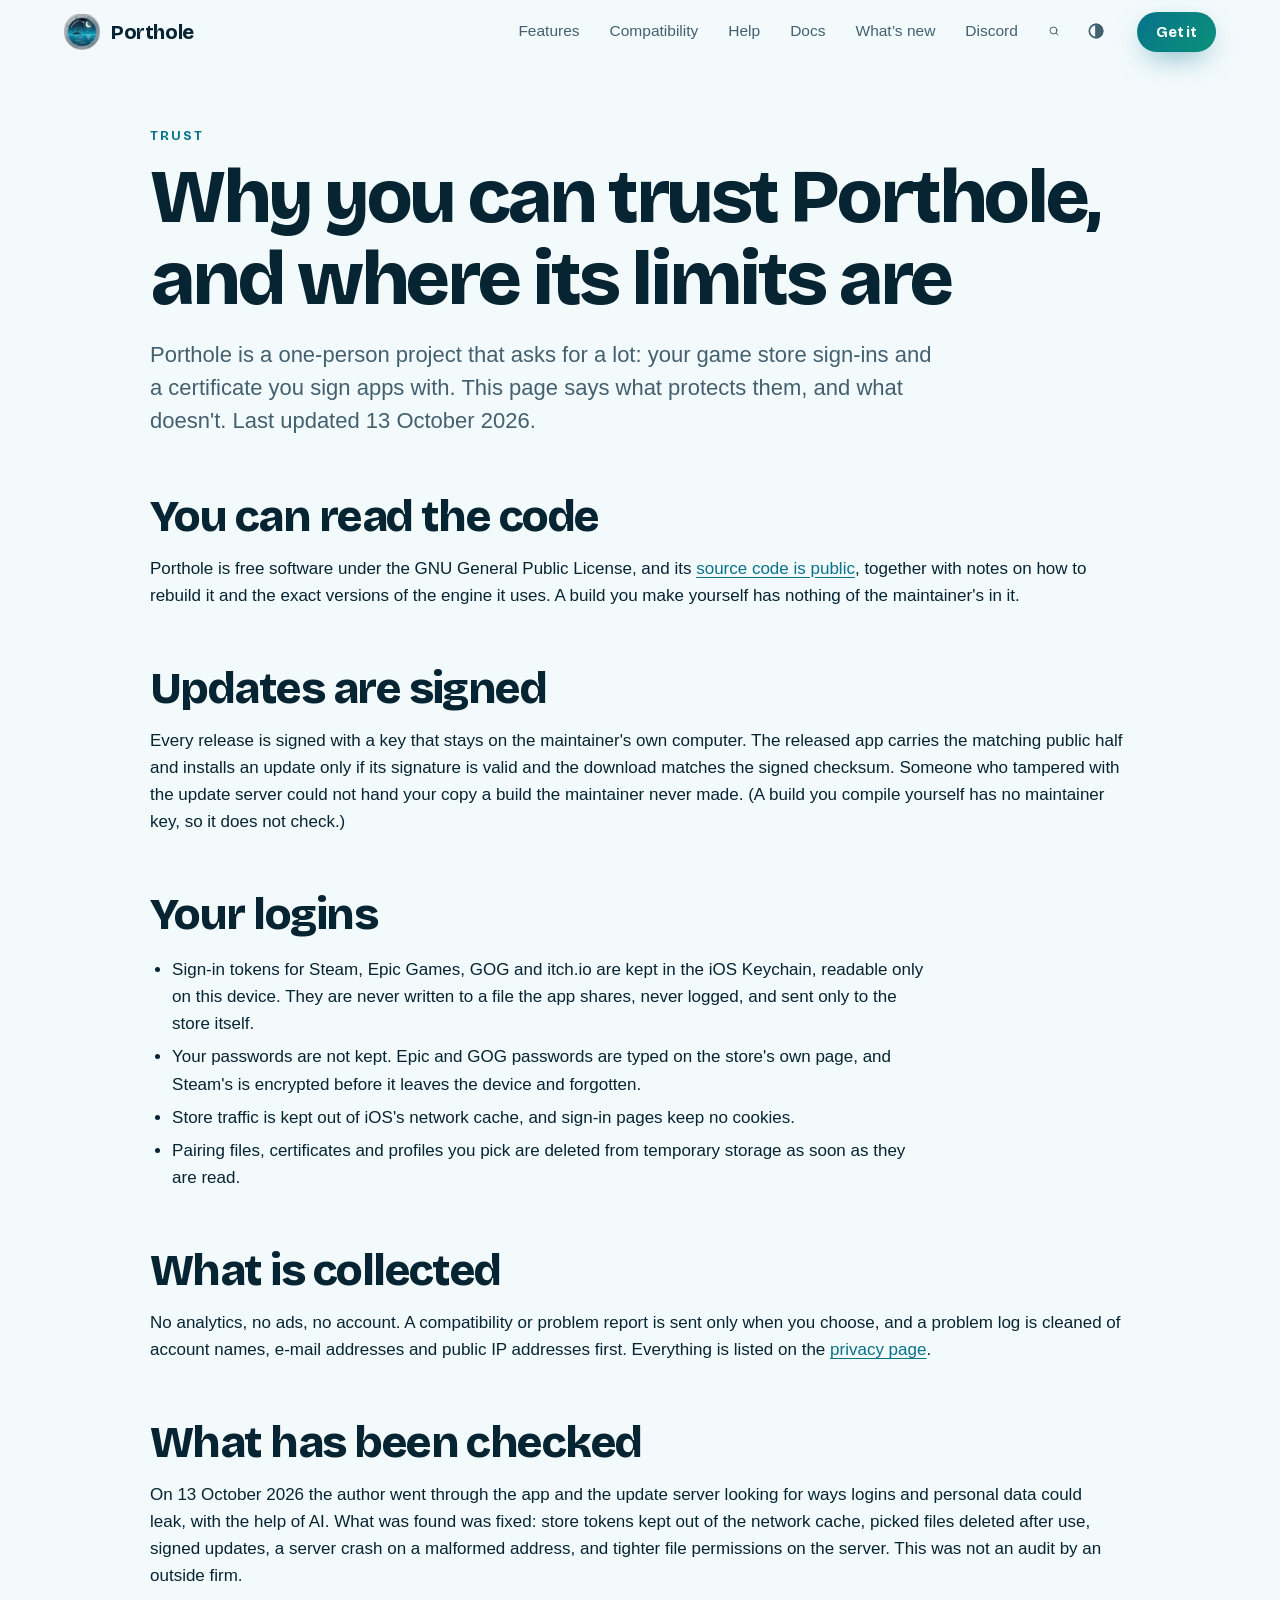
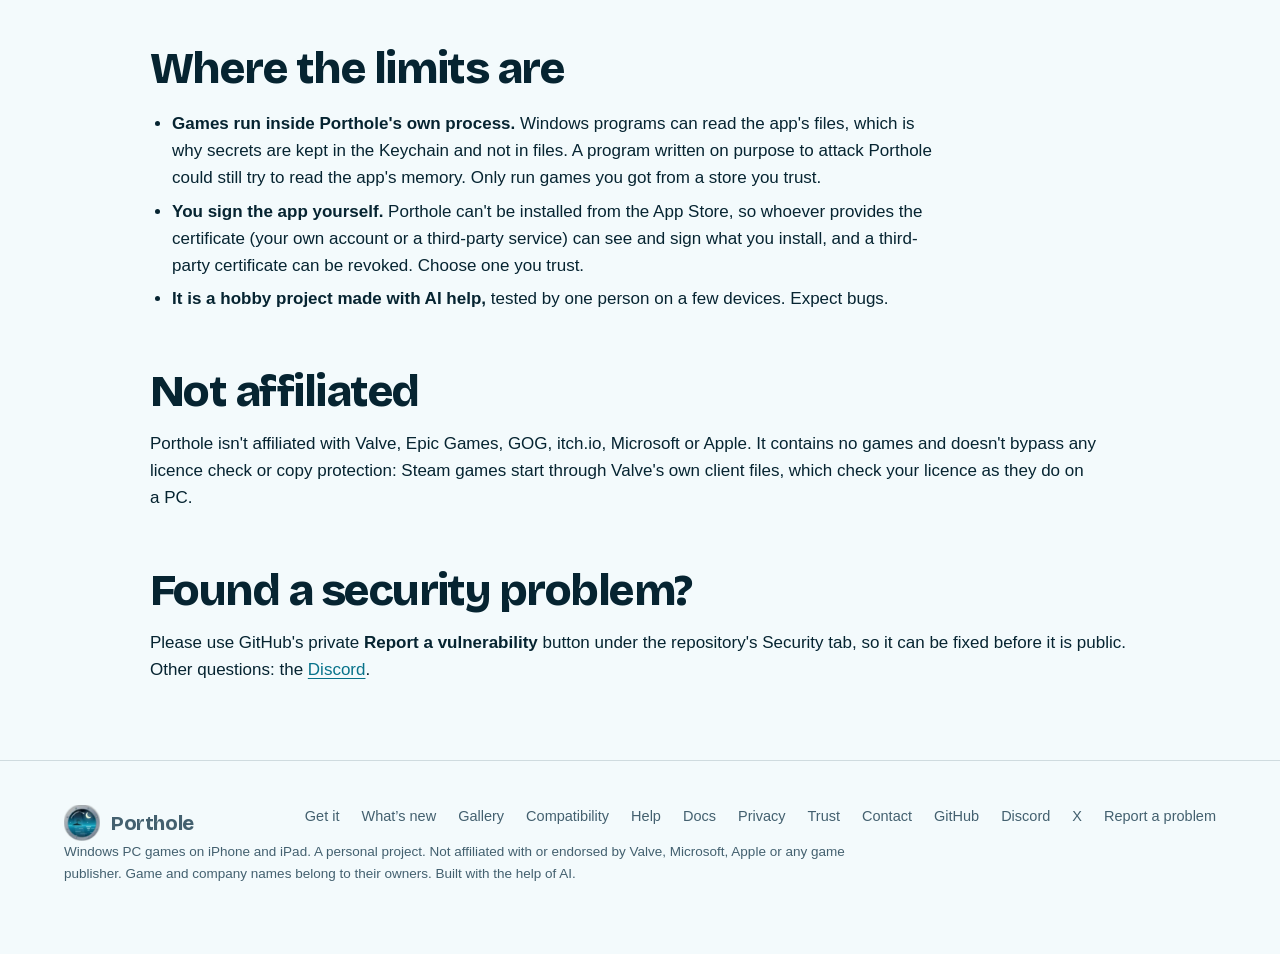
<file: trust.html>
<!doctype html>
<html lang="en">
<head>
<meta charset="utf-8">
<meta name="viewport" content="width=device-width, initial-scale=1">
<title>Trust and security | Porthole</title>
<meta name="description" content="What protects your store sign-ins and your signing certificate in Porthole, what has been checked, and where the limits are.">
<meta name="theme-color" content="#04121A">
<link rel="icon" type="image/png" sizes="64x64" href="/img/favicon-64.png">
<link rel="icon" type="image/png" sizes="32x32" href="/img/favicon-32.png">
<link rel="apple-touch-icon" href="/img/apple-touch-icon.png">
<link rel="canonical" href="https://portholehq.site/trust.html">
<meta property="og:type" content="website">
<meta property="og:title" content="Trust and security | Porthole">
<meta property="og:description" content="What protects your store sign-ins and your signing certificate in Porthole, what has been checked, and where the limits are.">
<meta property="og:image" content="https://portholehq.site/img/og-image.jpg">
<meta property="og:url" content="https://portholehq.site/trust.html">
<meta property="og:image:width" content="1200">
<meta property="og:image:height" content="630">
<meta name="twitter:card" content="summary_large_image">
<script>document.documentElement.classList.add("js");if(window.matchMedia&&matchMedia("(prefers-reduced-motion: reduce)").matches)document.documentElement.classList.add("rm")</script>
<script>try{var s=localStorage.getItem("porthole-scheme");if(s)document.documentElement.dataset.scheme=s}catch(e){}</script>
<link rel="preload" href="/fonts/bricolage-grotesque-latin.woff2" as="font" type="font/woff2" crossorigin>
<link rel="stylesheet" href="/site2.css?v=20261113g">
<link rel="stylesheet" href="/inner.css?v=20261113g">
</head>
<body class="inner">
<div class="sea" aria-hidden="true"><i></i><i></i></div>
<a class="skip" href="#main">Skip to the content</a>
<header class="nav">
  <a class="brand" href="/"><img src="/img/porthole-night-96.webp" alt="" width="36" height="36">Porthole</a>
  <nav class="links" aria-label="Main"><a href="/#features">Features</a><a href="/compat.html">Compatibility</a><a href="/help.html">Help</a><a href="/docs/">Docs</a><a href="/changelog.html">What&rsquo;s new</a><a href="https://discord.gg/N7PkdptTFn">Discord</a><a class="navtool" href="/docs/?search" aria-label="Search the documentation"><svg viewBox="0 0 24 24" width="20" height="20" fill="none" stroke="currentColor" stroke-width="2" stroke-linecap="round" aria-hidden="true"><circle cx="11" cy="11" r="7"/><path d="M20 20l-3.5-3.5"/></svg><span>Search</span></a><button class="navtool scheme" type="button" aria-label="Switch to light mode"><svg viewBox="0 0 24 24" width="20" height="20" fill="none" stroke="currentColor" stroke-width="2" aria-hidden="true"><circle cx="12" cy="12" r="8"/><path d="M12 4a8 8 0 0 1 0 16z" fill="currentColor"/></svg><span>Light mode</span></button></nav>
  <a class="btn primary sm" href="/download.html">Get it</a>
  <button class="burger" type="button" aria-label="Menu" aria-expanded="false"><span></span></button>
  <div class="bar" aria-hidden="true"></div>
</header>
<main id="main">
<div class="wrap page doc">
  <p class="eyebrow">Trust</p>
  <h1>Why you can trust Porthole, and where its limits are</h1>
  <p class="lede">Porthole is a one-person project that asks for a lot: your game store sign-ins and a certificate you sign apps with. This page says what protects them, and what doesn't. Last updated 13 October 2026.</p>

  <h2>You can read the code</h2>
  <p>Porthole is free software under the GNU General Public License, and its <a href="https://github.com/tylerkaska112/PortHole">source code is public</a>, together with notes on how to rebuild it and the exact versions of the engine it uses. A build you make yourself has nothing of the maintainer's in it.</p>

  <h2>Updates are signed</h2>
  <p>Every release is signed with a key that stays on the maintainer's own computer. The released app carries the matching public half and installs an update only if its signature is valid and the download matches the signed checksum. Someone who tampered with the update server could not hand your copy a build the maintainer never made. (A build you compile yourself has no maintainer key, so it does not check.)</p>

  <h2>Your logins</h2>
  <ul>
    <li>Sign-in tokens for Steam, Epic Games, GOG and itch.io are kept in the iOS Keychain, readable only on this device. They are never written to a file the app shares, never logged, and sent only to the store itself.</li>
    <li>Your passwords are not kept. Epic and GOG passwords are typed on the store's own page, and Steam's is encrypted before it leaves the device and forgotten.</li>
    <li>Store traffic is kept out of iOS's network cache, and sign-in pages keep no cookies.</li>
    <li>Pairing files, certificates and profiles you pick are deleted from temporary storage as soon as they are read.</li>
  </ul>

  <h2>What is collected</h2>
  <p>No analytics, no ads, no account. A compatibility or problem report is sent only when you choose, and a problem log is cleaned of account names, e-mail addresses and public IP addresses first. Everything is listed on the <a href="/privacy.html">privacy page</a>.</p>

  <h2>What has been checked</h2>
  <p>On 13 October 2026 the author went through the app and the update server looking for ways logins and personal data could leak, with the help of AI. What was found was fixed: store tokens kept out of the network cache, picked files deleted after use, signed updates, a server crash on a malformed address, and tighter file permissions on the server. This was not an audit by an outside firm.</p>

  <h2>Where the limits are</h2>
  <ul>
    <li><b>Games run inside Porthole's own process.</b> Windows programs can read the app's files, which is why secrets are kept in the Keychain and not in files. A program written on purpose to attack Porthole could still try to read the app's memory. Only run games you got from a store you trust.</li>
    <li><b>You sign the app yourself.</b> Porthole can't be installed from the App Store, so whoever provides the certificate (your own account or a third-party service) can see and sign what you install, and a third-party certificate can be revoked. Choose one you trust.</li>
    <li><b>It is a hobby project made with AI help,</b> tested by one person on a few devices. Expect bugs.</li>
  </ul>

  <h2>Not affiliated</h2>
  <p>Porthole isn't affiliated with Valve, Epic Games, GOG, itch.io, Microsoft or Apple. It contains no games and doesn't bypass any licence check or copy protection: Steam games start through Valve's own client files, which check your licence as they do on a PC.</p>

  <h2>Found a security problem?</h2>
  <p>Please use GitHub's private <b>Report a vulnerability</b> button under the repository's Security tab, so it can be fixed before it is public. Other questions: the <a href="https://discord.gg/N7PkdptTFn">Discord</a>.</p>
</div>
</main>
<footer class="foot"><div class="wrap">
  <div class="row"><a class="brand" href="/"><img src="/img/porthole-night-96.webp" alt="" width="36" height="36">Porthole</a>
  <nav aria-label="Footer"><a href="/download.html">Get it</a><a href="/changelog.html">What&rsquo;s new</a><a href="/gallery.html">Gallery</a><a href="/compat.html">Compatibility</a><a href="/help.html">Help</a><a href="/docs/">Docs</a><a href="/privacy.html">Privacy</a><a href="/trust.html">Trust</a><a href="/privacy.html#contact">Contact</a><a href="https://github.com/tylerkaska112/Porthole">GitHub</a><a href="https://discord.gg/N7PkdptTFn">Discord</a><a href="https://x.com/portholehq">X</a><a href="https://github.com/tylerkaska112/Porthole/issues/new/choose">Report a problem</a></nav></div>
  <p>Windows PC games on iPhone and iPad. A personal project. Not affiliated with or endorsed by Valve, Microsoft, Apple or any game publisher. Game and company names belong to their owners. Built with the help of AI.</p>
</div></footer>
<script src="/site2.js?v=20261113g" defer></script>
</body>
</html>
</file>
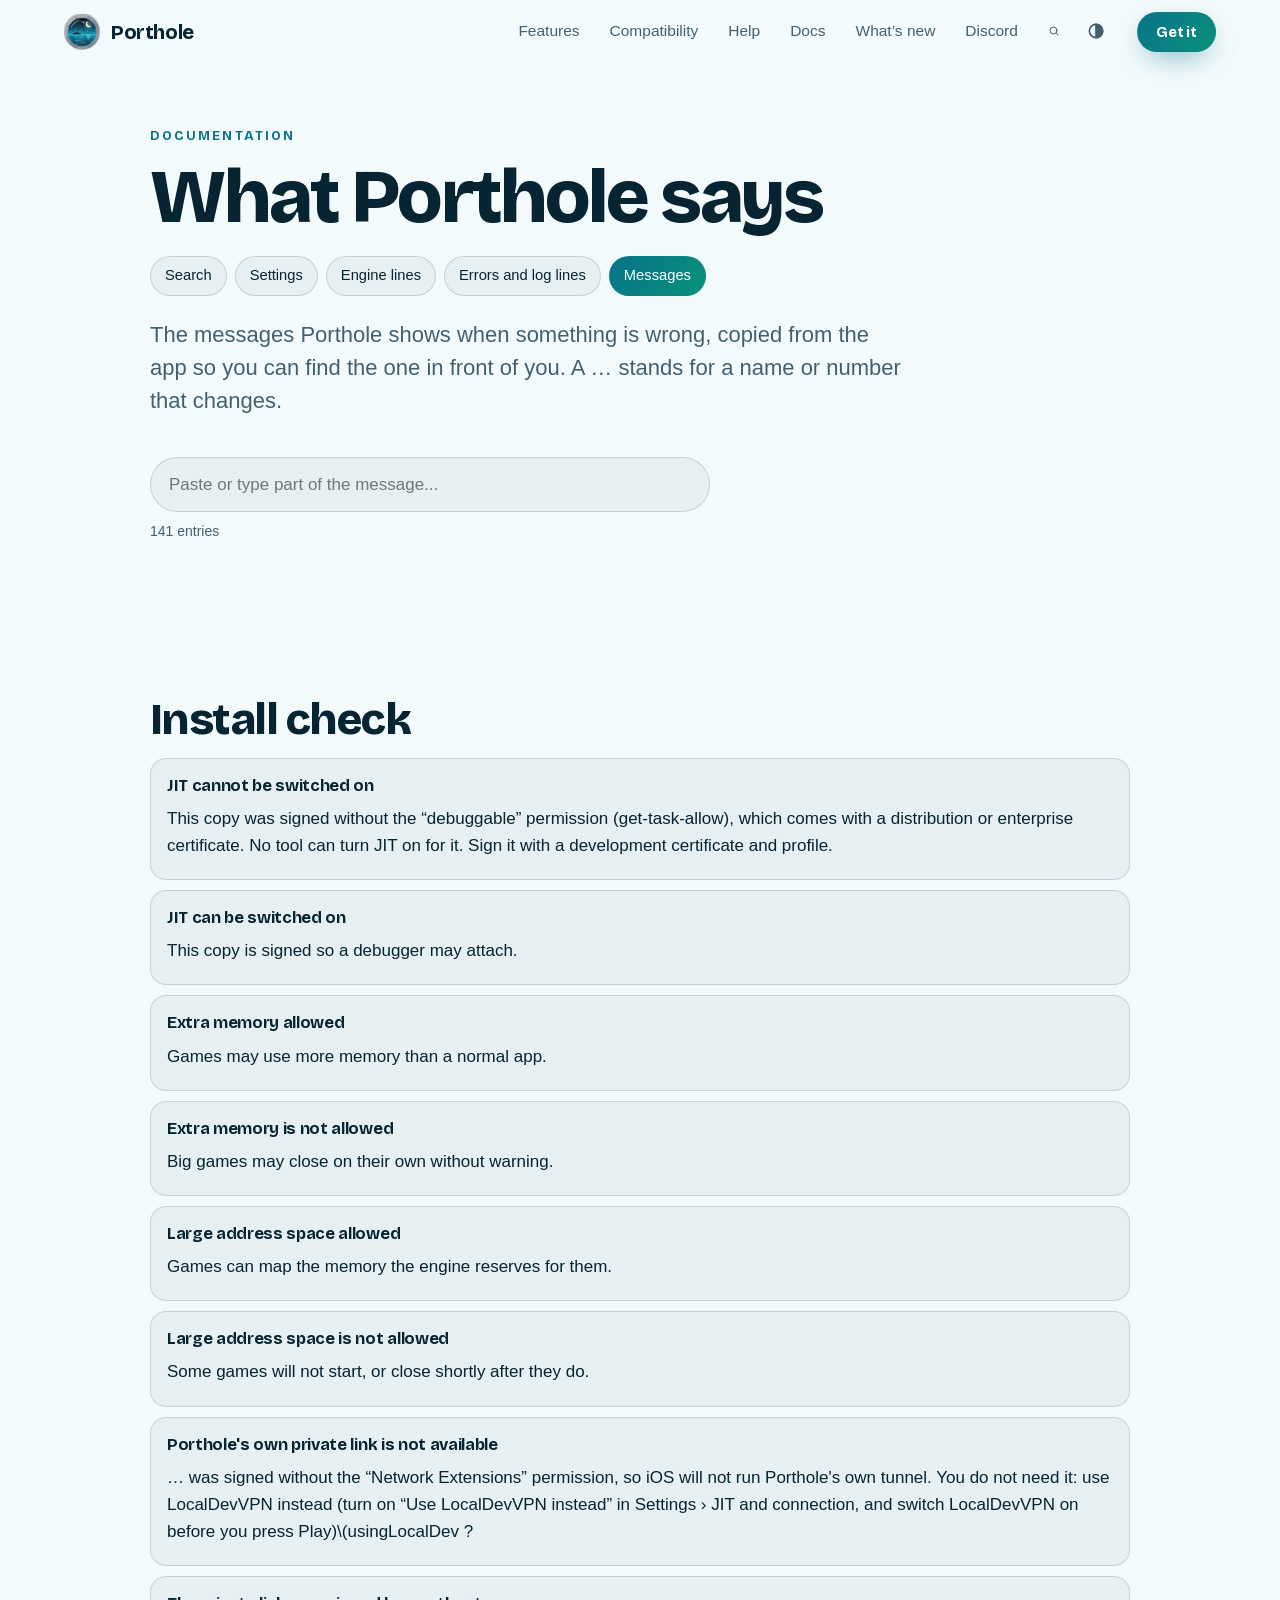
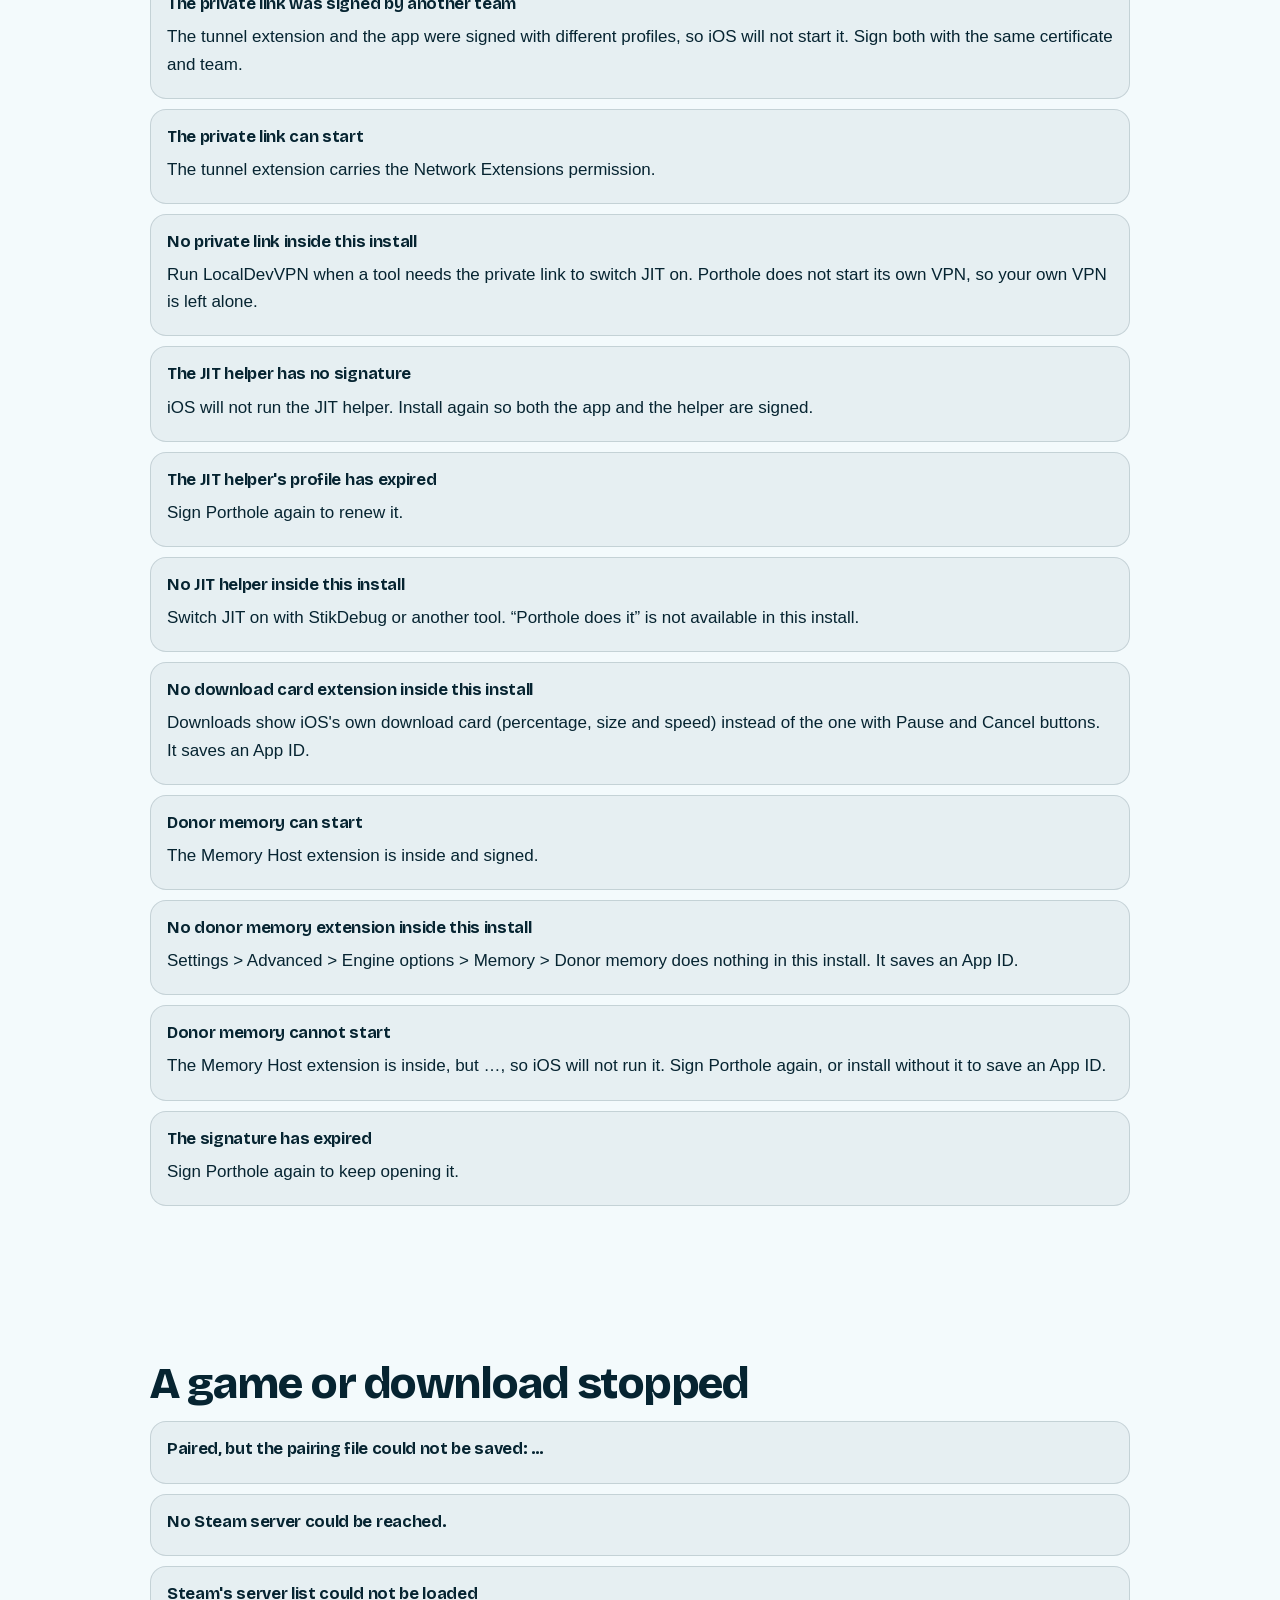
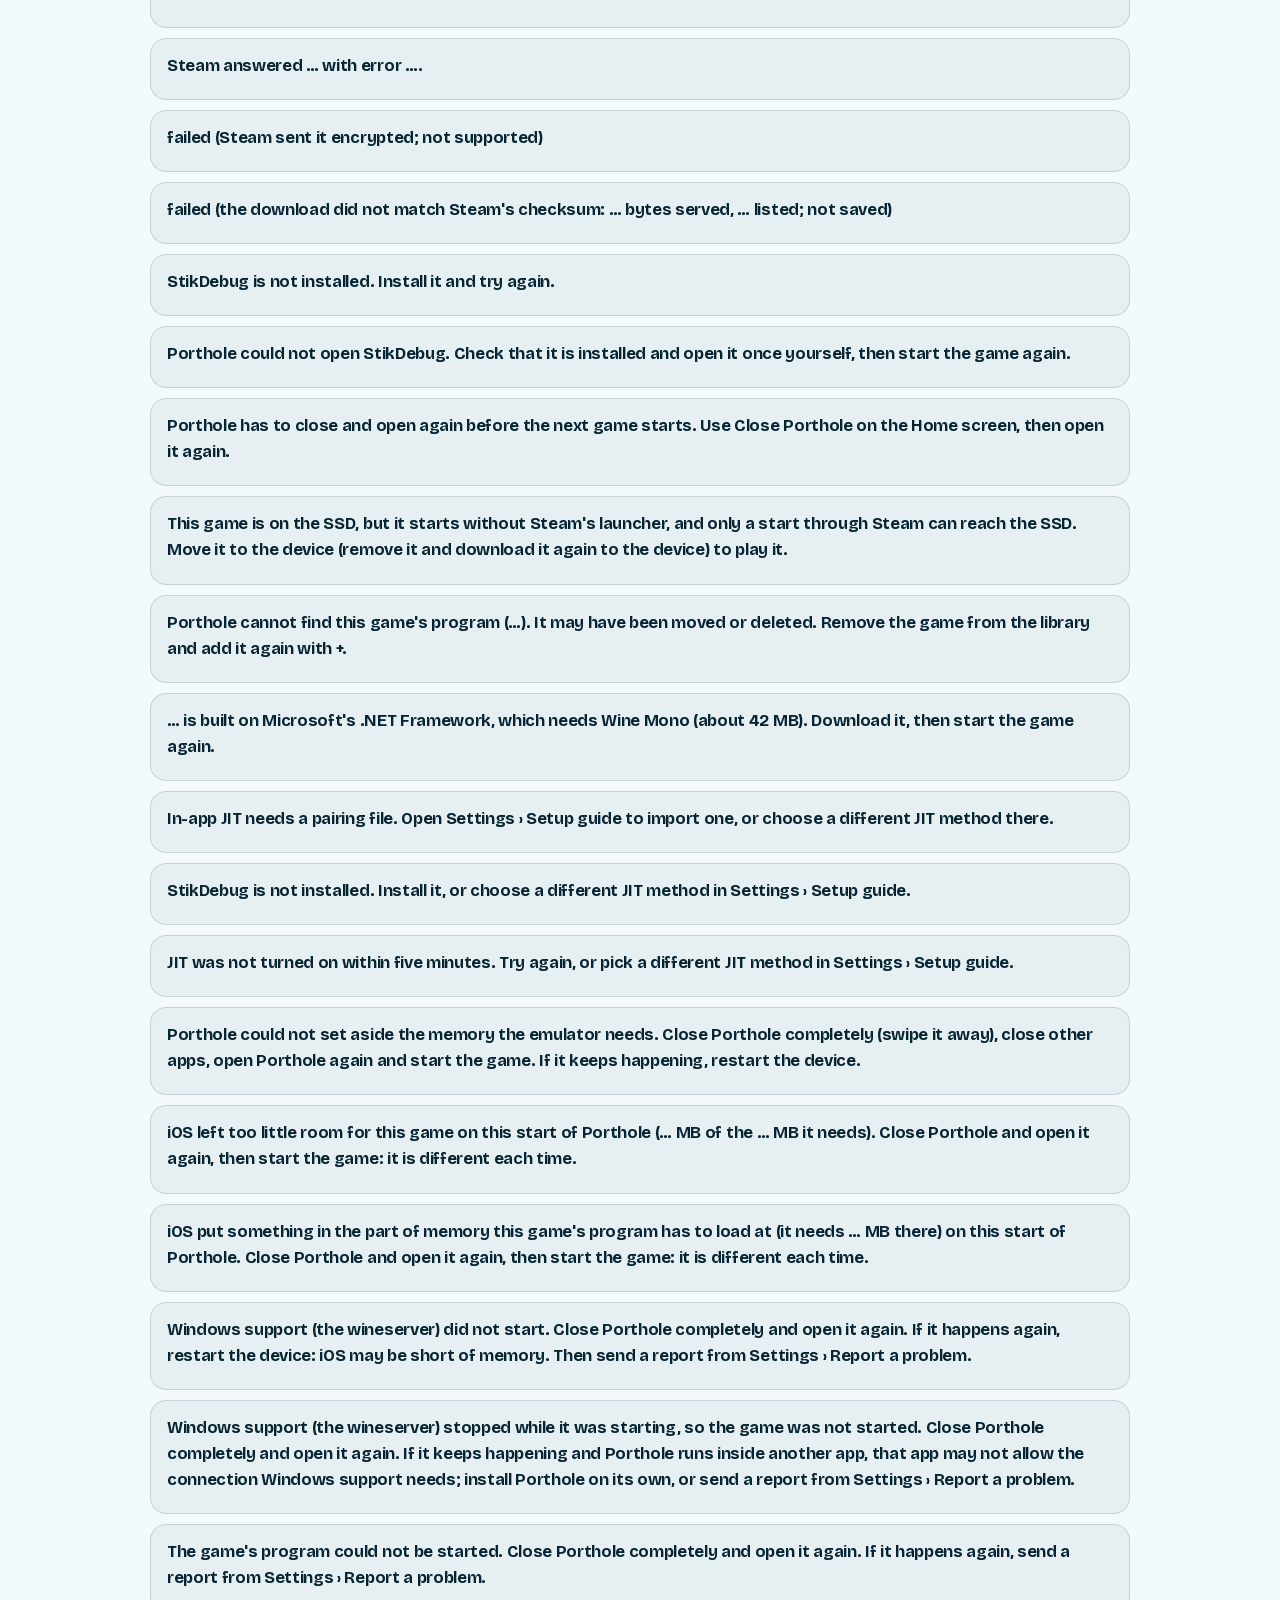
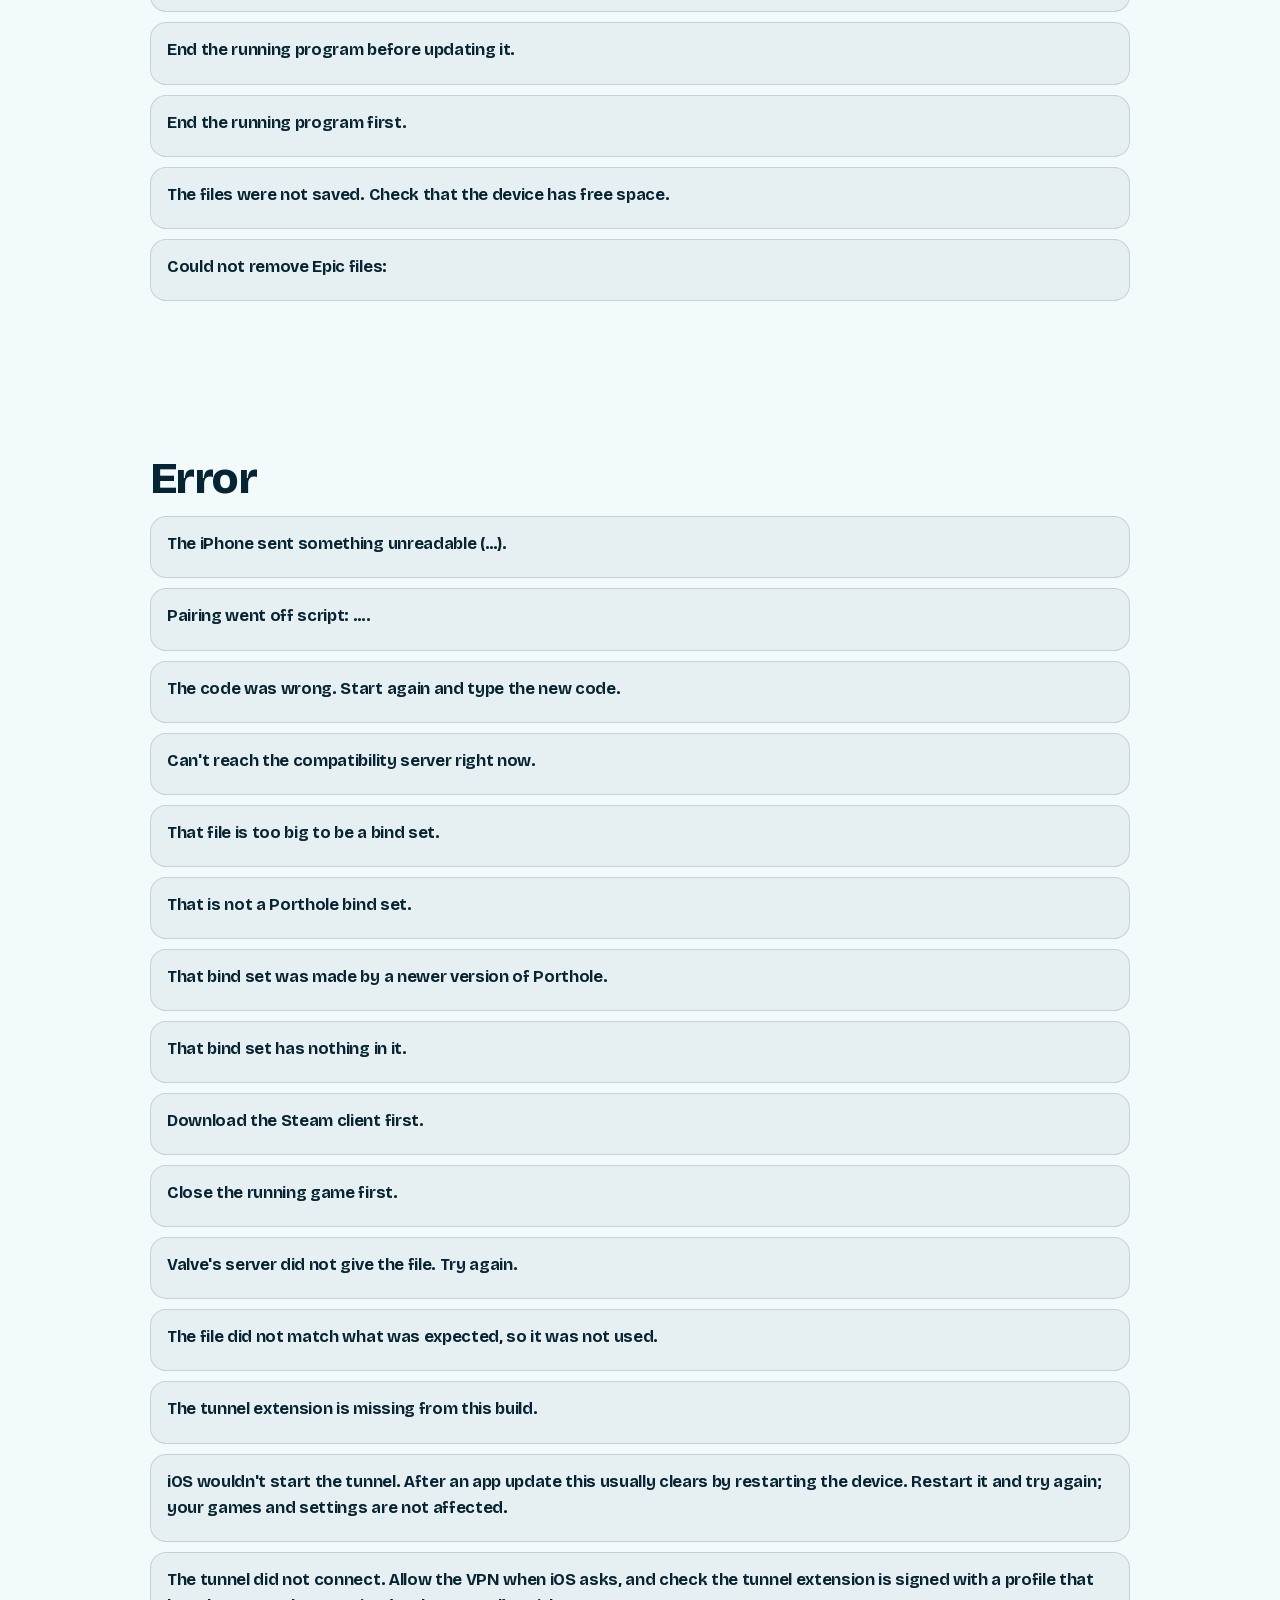
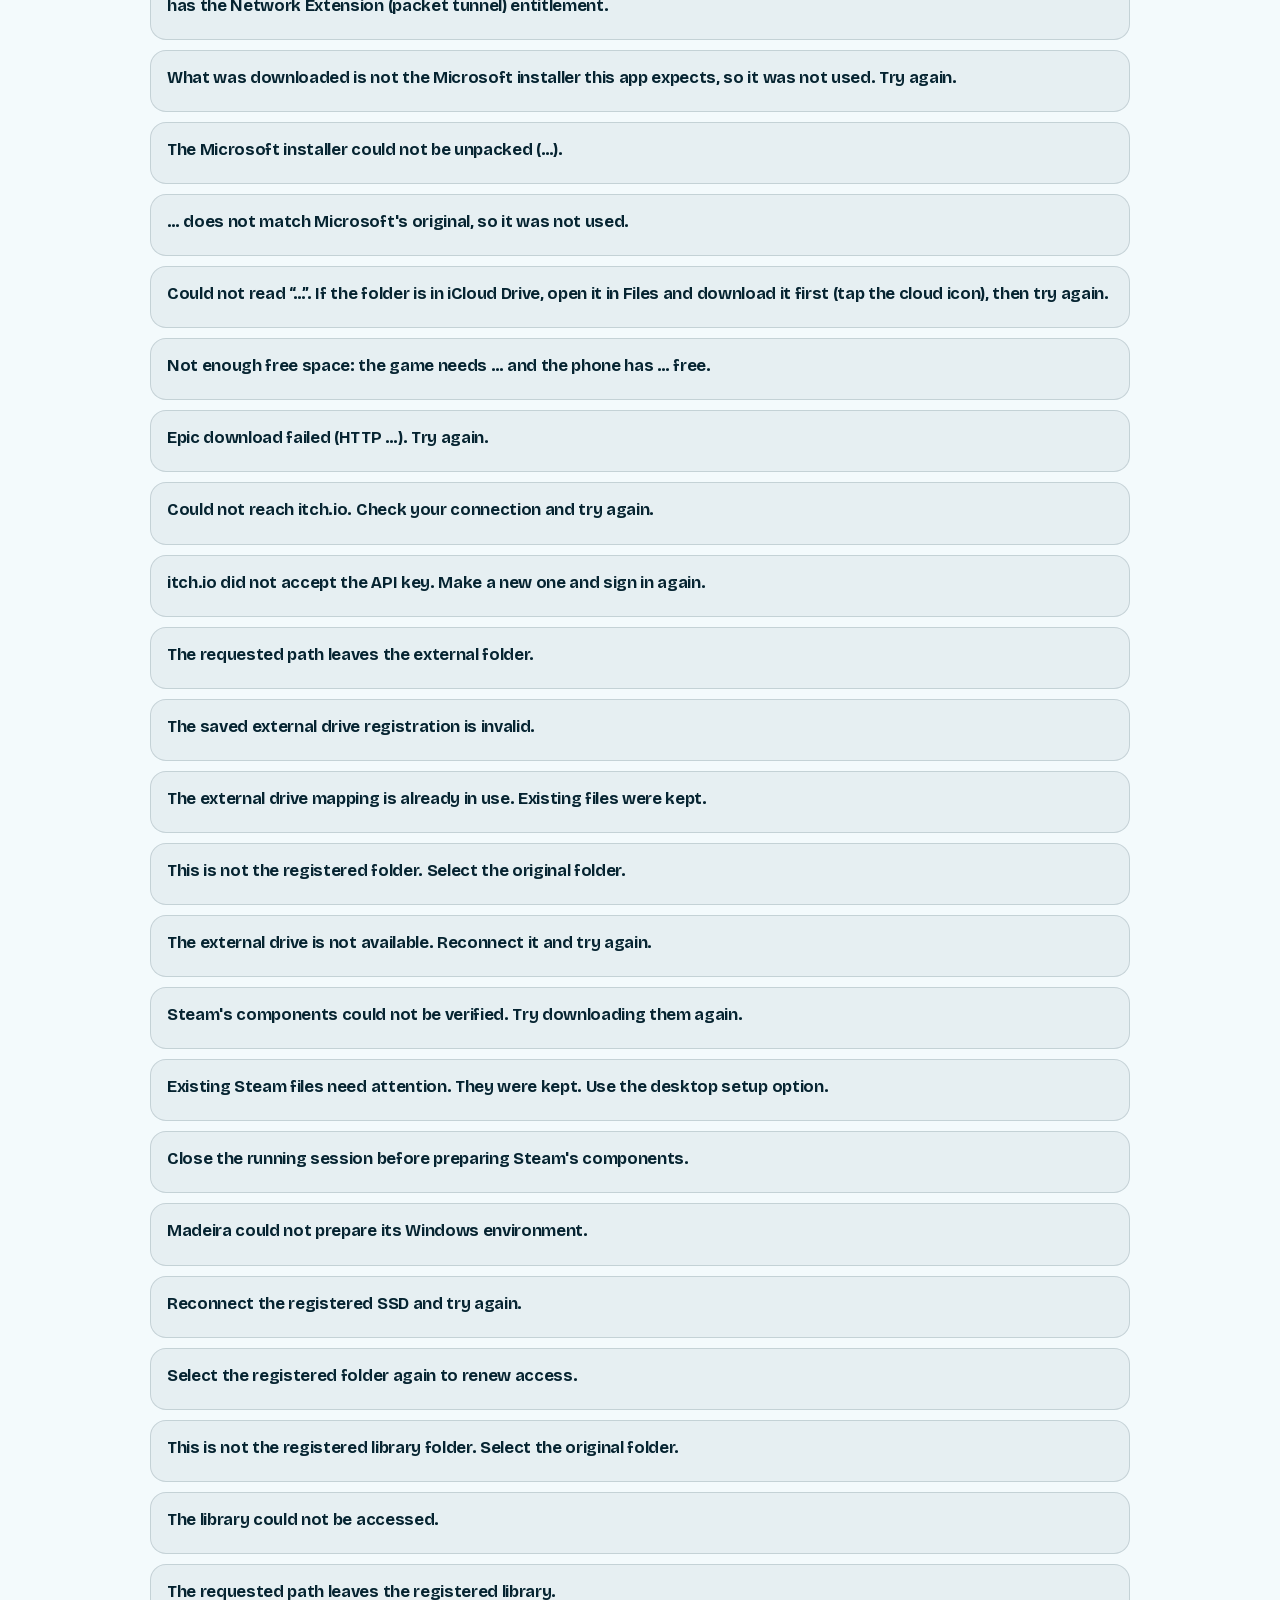
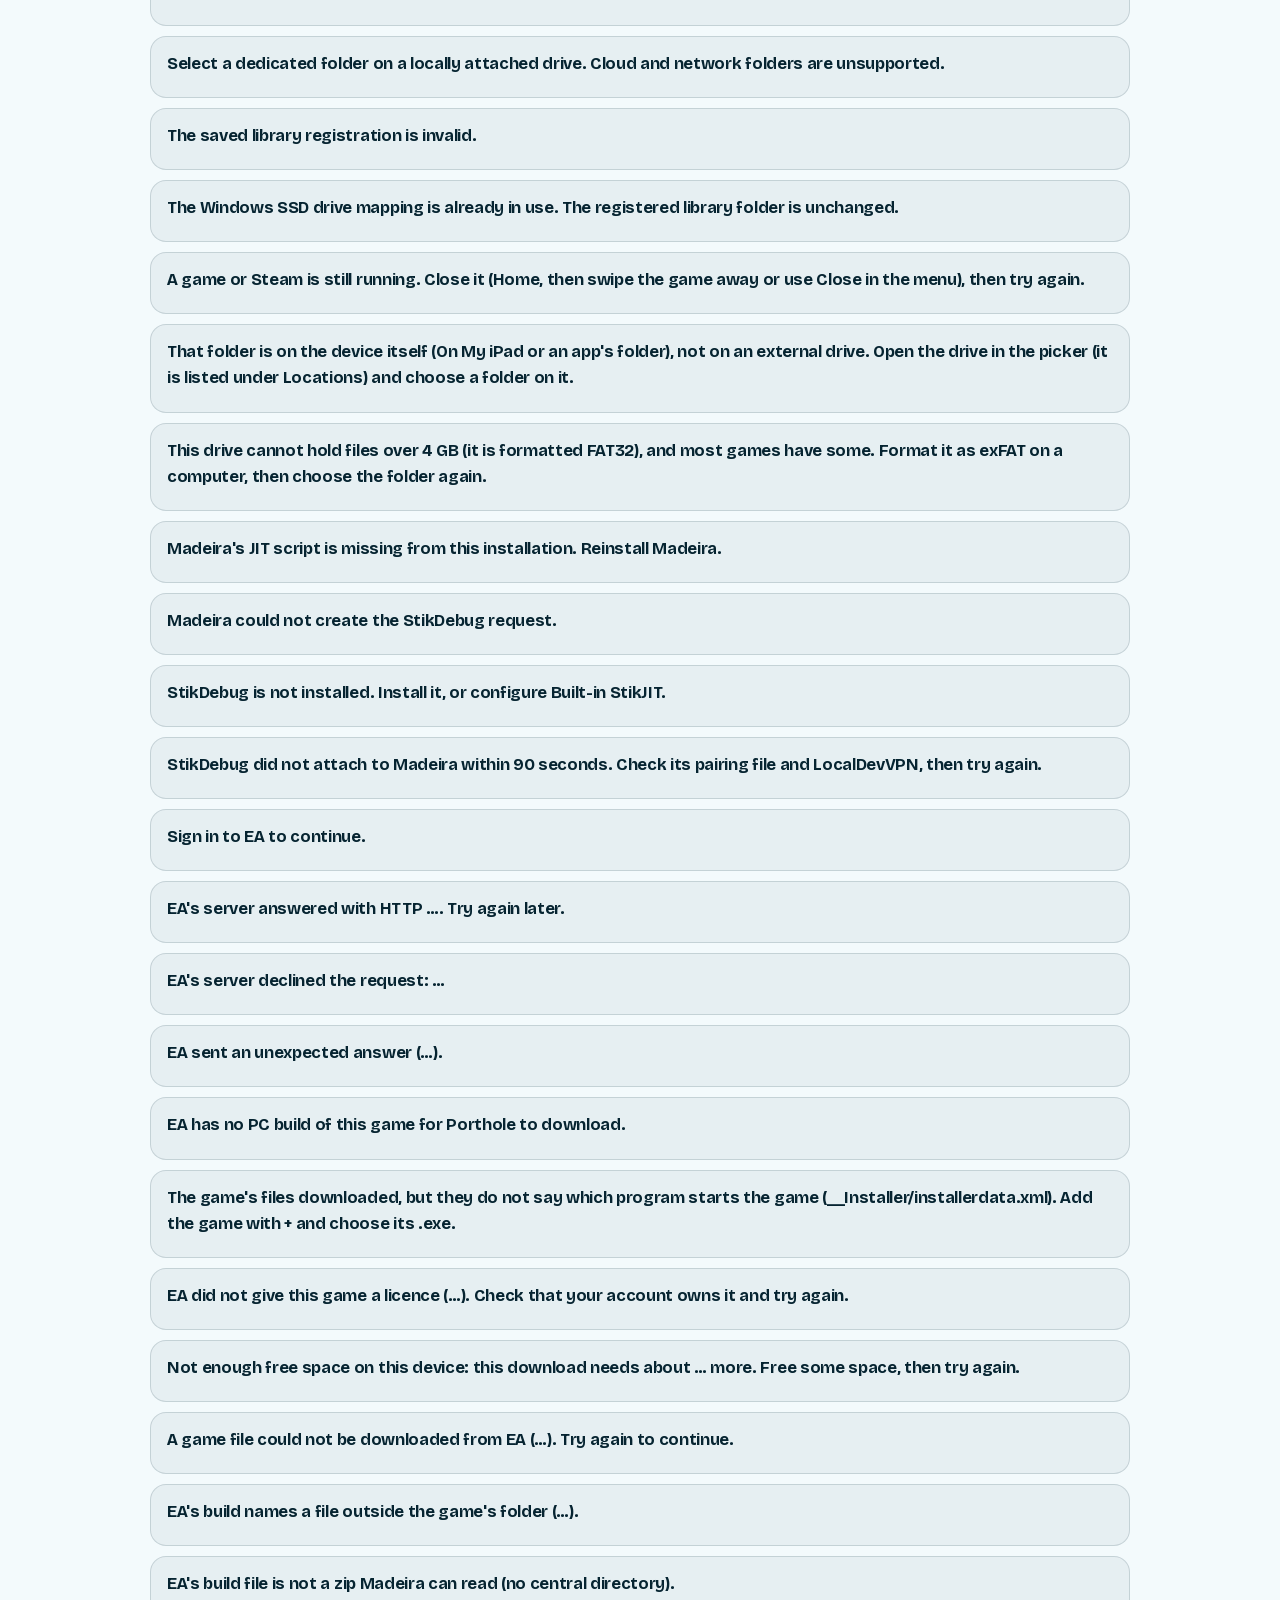
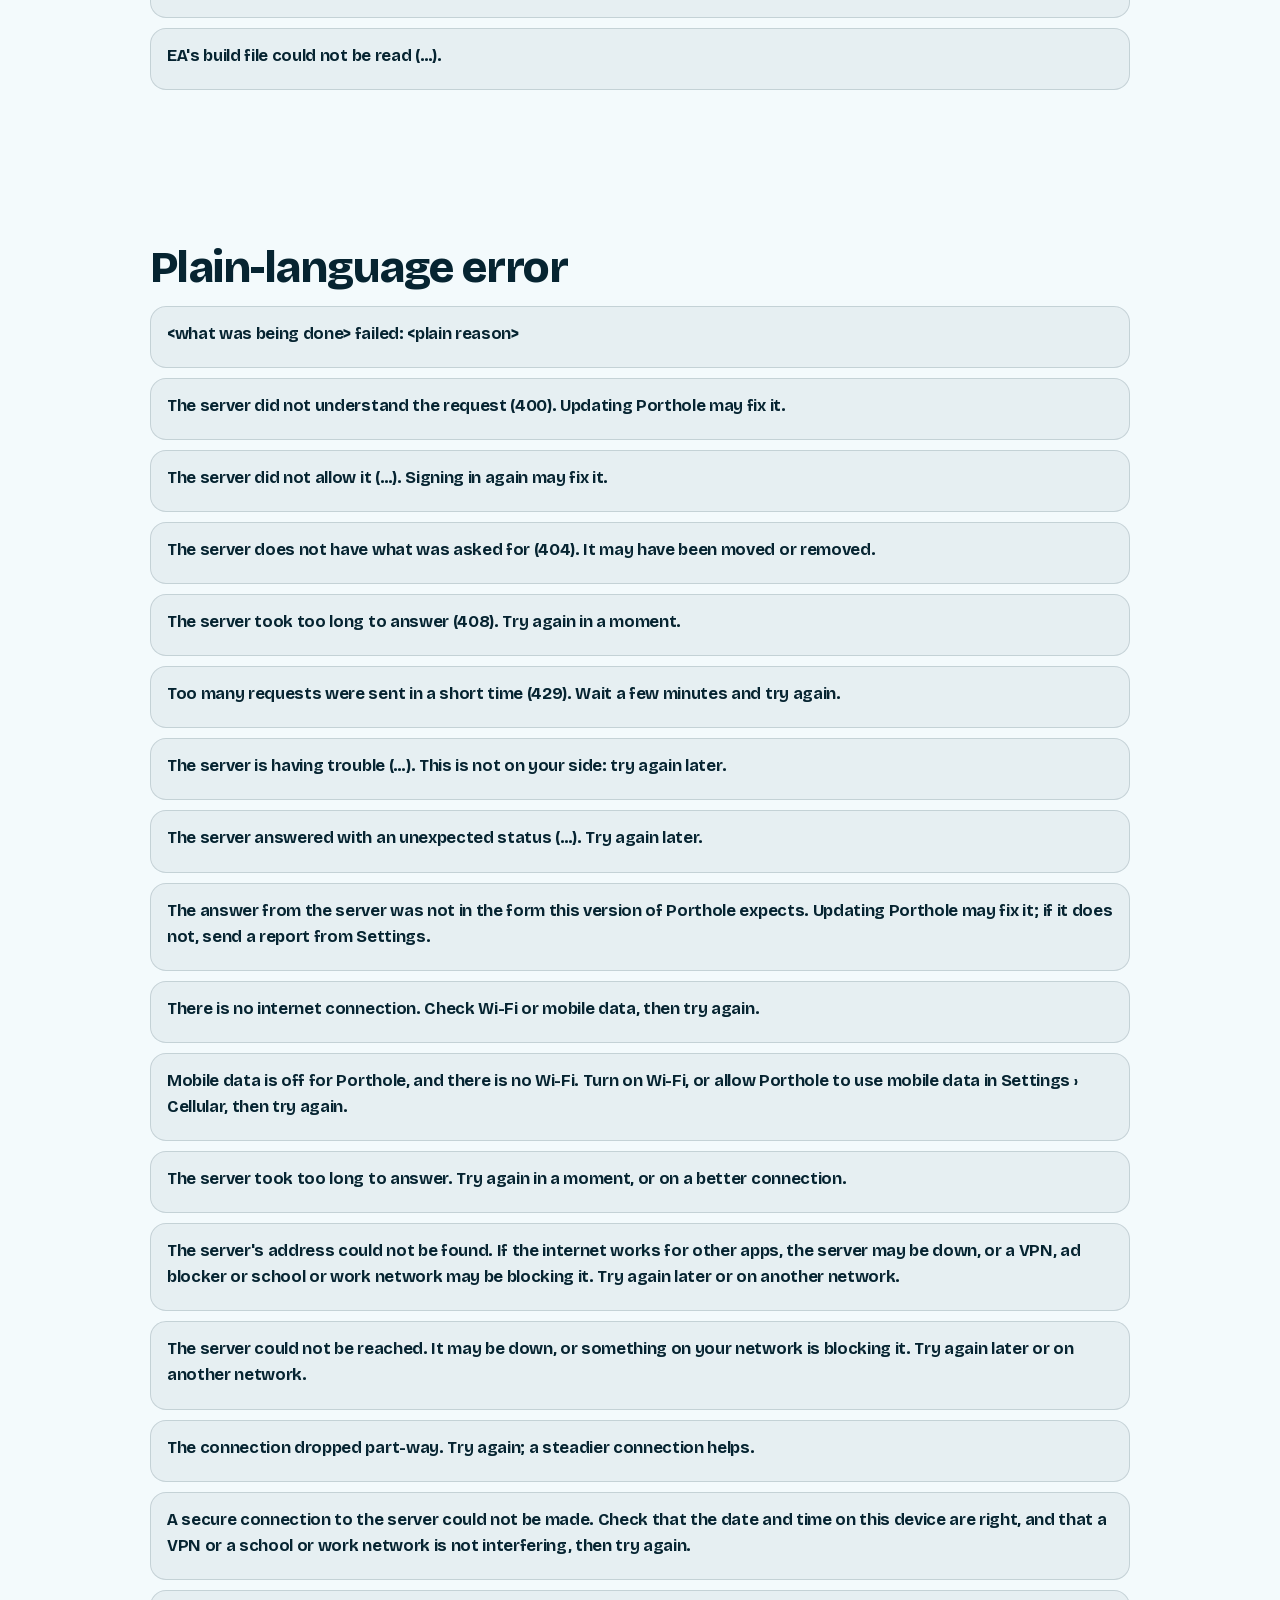
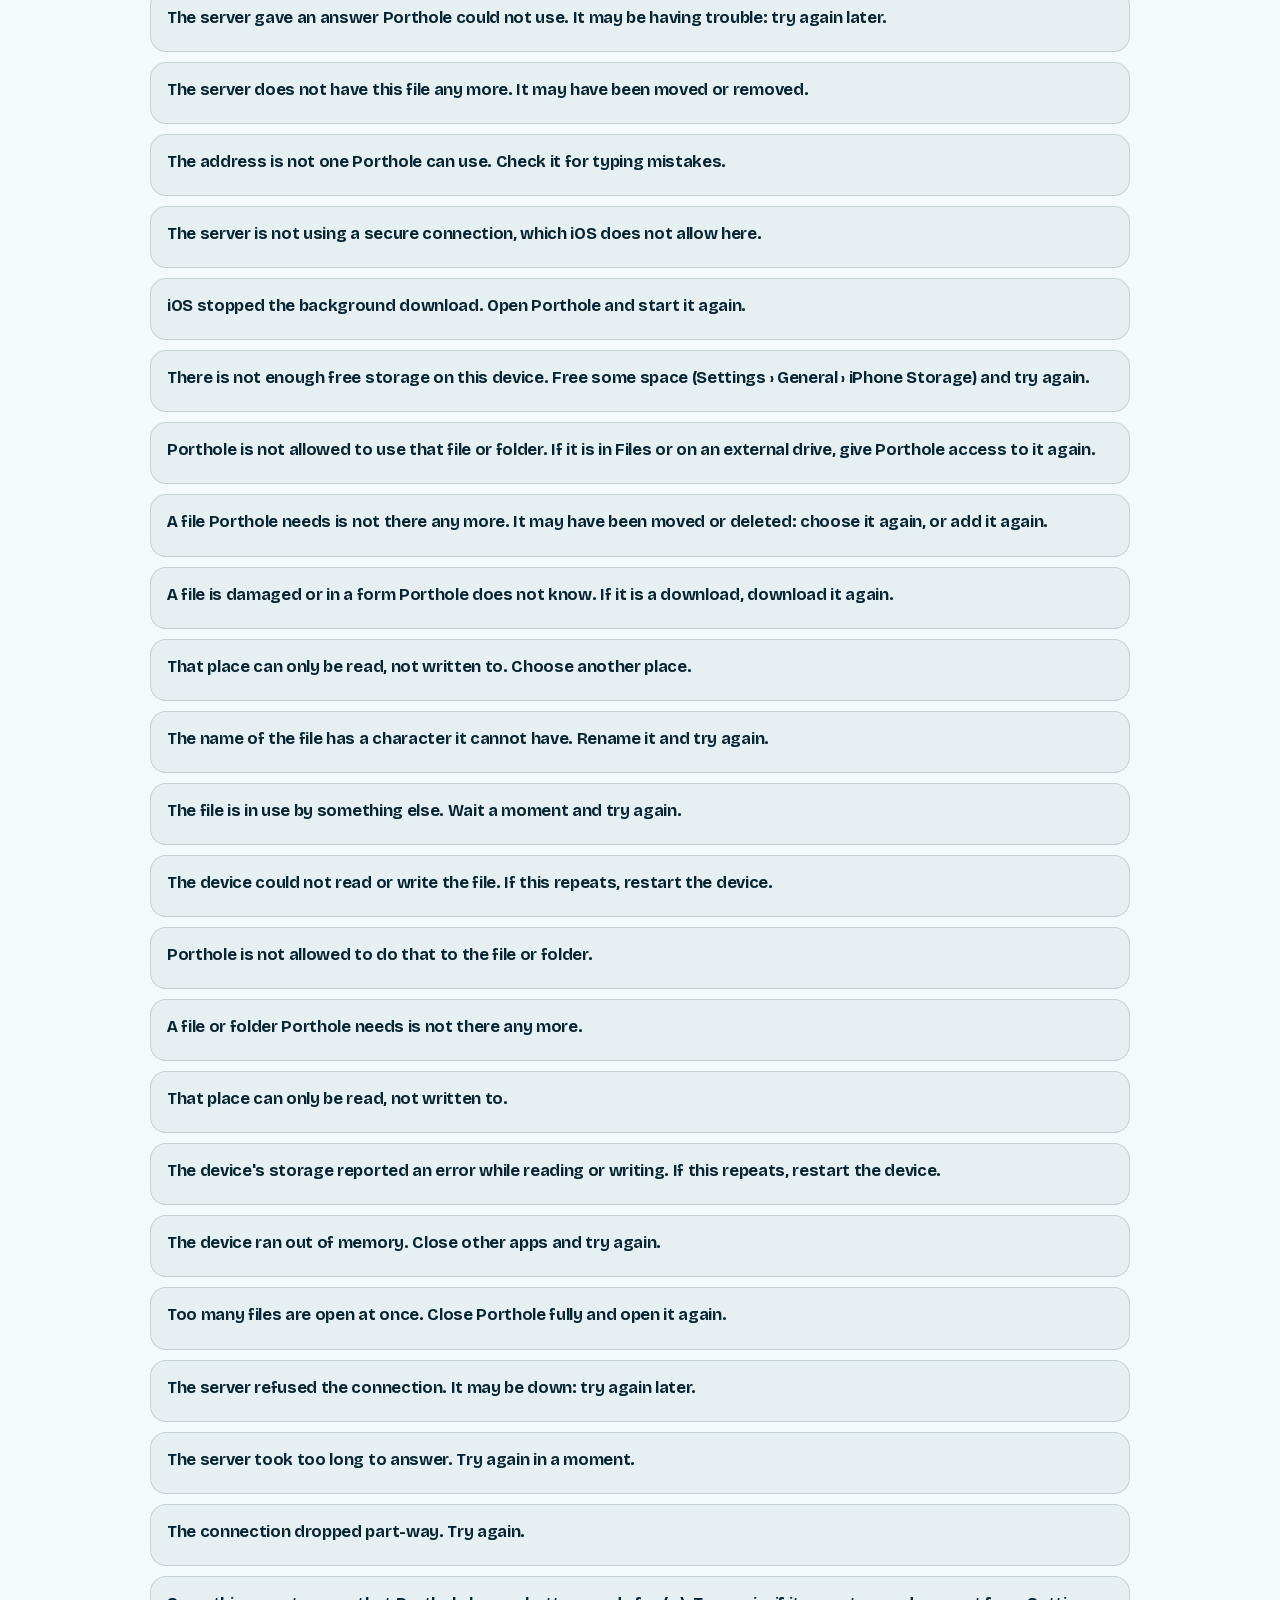
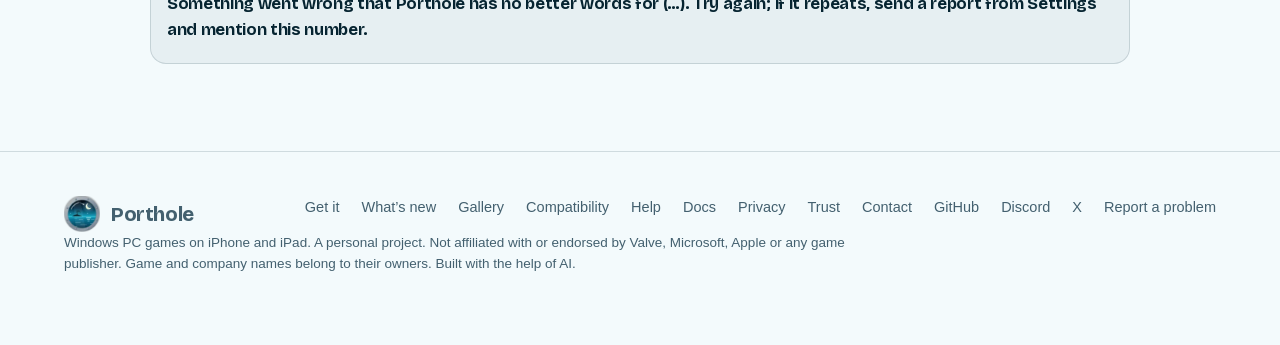
<file: docs/messages.html>
<!doctype html>
<html lang="en">
<head>
<meta charset="utf-8">
<meta name="viewport" content="width=device-width, initial-scale=1">
<title>What Porthole says: messages and errors | Documentation</title>
<meta name="description" content="The messages and errors Porthole shows, with their exact wording, so you can search for the one you see.">
<meta name="theme-color" content="#04121A">
<link rel="icon" type="image/png" sizes="64x64" href="/img/favicon-64.png">
<link rel="icon" type="image/png" sizes="32x32" href="/img/favicon-32.png">
<link rel="apple-touch-icon" href="/img/apple-touch-icon.png">
<link rel="canonical" href="https://portholehq.site/docs/messages.html">
<meta property="og:type" content="website">
<meta property="og:title" content="What Porthole says: messages and errors | Documentation">
<meta property="og:description" content="The messages and errors Porthole shows, with their exact wording, so you can search for the one you see.">
<meta property="og:image" content="https://portholehq.site/img/og-image.jpg">
<meta property="og:url" content="https://portholehq.site/docs/messages.html">
<meta property="og:image:width" content="1200">
<meta property="og:image:height" content="630">
<meta name="twitter:card" content="summary_large_image">
<script>document.documentElement.classList.add("js");if(window.matchMedia&&matchMedia("(prefers-reduced-motion: reduce)").matches)document.documentElement.classList.add("rm")</script>
<script>try{var s=localStorage.getItem("porthole-scheme");if(s)document.documentElement.dataset.scheme=s}catch(e){}</script>
<link rel="preload" href="/fonts/bricolage-grotesque-latin.woff2" as="font" type="font/woff2" crossorigin>
<link rel="stylesheet" href="/site2.css?v=20261113g">
<link rel="stylesheet" href="/inner.css?v=20261113g">
<link rel="stylesheet" href="/docs/docs.css?v=202611121939">
</head>
<body class="inner">
<div class="sea" aria-hidden="true"><i></i><i></i></div>
<a class="skip" href="#main">Skip to the content</a>
<header class="nav">
  <a class="brand" href="/"><img src="/img/porthole-night-96.webp" alt="" width="36" height="36">Porthole</a>
  <nav class="links" aria-label="Main"><a href="/#features">Features</a><a href="/compat.html">Compatibility</a><a href="/help.html">Help</a><a href="/docs/" aria-current="page">Docs</a><a href="/changelog.html">What&rsquo;s new</a><a href="https://discord.gg/N7PkdptTFn">Discord</a><a class="navtool" href="/docs/?search" aria-label="Search the documentation"><svg viewBox="0 0 24 24" width="20" height="20" fill="none" stroke="currentColor" stroke-width="2" stroke-linecap="round" aria-hidden="true"><circle cx="11" cy="11" r="7"/><path d="M20 20l-3.5-3.5"/></svg><span>Search</span></a><button class="navtool scheme" type="button" aria-label="Switch to light mode"><svg viewBox="0 0 24 24" width="20" height="20" fill="none" stroke="currentColor" stroke-width="2" aria-hidden="true"><circle cx="12" cy="12" r="8"/><path d="M12 4a8 8 0 0 1 0 16z" fill="currentColor"/></svg><span>Light mode</span></button></nav>
  <a class="btn primary sm" href="/download.html">Get it</a>
  <button class="burger" type="button" aria-label="Menu" aria-expanded="false"><span></span></button>
  <div class="bar" aria-hidden="true"></div>
</header>
<main id="main">
<div class="wrap page doc docs">
<p class="eyebrow">Documentation</p>
<h1>What Porthole says</h1>
<nav class="d-nav" aria-label="Documentation"><a href="/docs/">Search</a><a href="/docs/settings.html">Settings</a><a href="/docs/engine-lines.html">Engine lines</a><a href="/docs/errors.html">Errors and log lines</a><a href="/docs/messages.html" aria-current="page">Messages</a></nav>
<p class="lede">The messages Porthole shows when something is wrong, copied from the app so you can find the one in front of you. A … stands for a name or number that changes.</p>
<input class="search" type="search" data-docs-filter placeholder="Paste or type part of the message..." aria-label="Filter the messages" autocomplete="off">
<p class="fine" data-docs-count aria-live="polite" style="margin:8px 0 0"></p>
<section class="d-section" id="install-check"><h2>Install check</h2>
<article class="d-entry" id="jit-cannot-be-switched-on" data-q="jit cannot be switched on this copy was signed without the “debuggable” permission (get-task-allow), which comes with a distribution or enterprise certificate. no tool can turn jit on for it. sign it with a development certificate and profile."><h5>JIT cannot be switched on</h5><p>This copy was signed without the “debuggable” permission (get-task-allow), which comes with a distribution or enterprise certificate. No tool can turn JIT on for it. Sign it with a development certificate and profile.</p></article>
<article class="d-entry" id="jit-can-be-switched-on" data-q="jit can be switched on this copy is signed so a debugger may attach."><h5>JIT can be switched on</h5><p>This copy is signed so a debugger may attach.</p></article>
<article class="d-entry" id="extra-memory-allowed" data-q="extra memory allowed games may use more memory than a normal app."><h5>Extra memory allowed</h5><p>Games may use more memory than a normal app.</p></article>
<article class="d-entry" id="extra-memory-is-not-allowed" data-q="extra memory is not allowed big games may close on their own without warning."><h5>Extra memory is not allowed</h5><p>Big games may close on their own without warning.</p></article>
<article class="d-entry" id="large-address-space-allowed" data-q="large address space allowed games can map the memory the engine reserves for them."><h5>Large address space allowed</h5><p>Games can map the memory the engine reserves for them.</p></article>
<article class="d-entry" id="large-address-space-is-not-allowed" data-q="large address space is not allowed some games will not start, or close shortly after they do."><h5>Large address space is not allowed</h5><p>Some games will not start, or close shortly after they do.</p></article>
<article class="d-entry" id="porthole-s-own-private-link-is-not-available" data-q="porthole&#x27;s own private link is not available … was signed without the “network extensions” permission, so ios will not run porthole&#x27;s own tunnel. you do not need it: use localdevvpn instead (turn on “use localdevvpn instead” in settings › jit and connection, and switch localdevvpn on before you press play)\(usinglocaldev ?"><h5>Porthole&#x27;s own private link is not available</h5><p>… was signed without the “Network Extensions” permission, so iOS will not run Porthole&#x27;s own tunnel. You do not need it: use LocalDevVPN instead (turn on “Use LocalDevVPN instead” in Settings › JIT and connection, and switch LocalDevVPN on before you press Play)\(usingLocalDev ?</p></article>
<article class="d-entry" id="the-private-link-was-signed-by-another-team" data-q="the private link was signed by another team the tunnel extension and the app were signed with different profiles, so ios will not start it. sign both with the same certificate and team."><h5>The private link was signed by another team</h5><p>The tunnel extension and the app were signed with different profiles, so iOS will not start it. Sign both with the same certificate and team.</p></article>
<article class="d-entry" id="the-private-link-can-start" data-q="the private link can start the tunnel extension carries the network extensions permission."><h5>The private link can start</h5><p>The tunnel extension carries the Network Extensions permission.</p></article>
<article class="d-entry" id="no-private-link-inside-this-install" data-q="no private link inside this install run localdevvpn when a tool needs the private link to switch jit on. porthole does not start its own vpn, so your own vpn is left alone."><h5>No private link inside this install</h5><p>Run LocalDevVPN when a tool needs the private link to switch JIT on. Porthole does not start its own VPN, so your own VPN is left alone.</p></article>
<article class="d-entry" id="the-jit-helper-has-no-signature" data-q="the jit helper has no signature ios will not run the jit helper. install again so both the app and the helper are signed."><h5>The JIT helper has no signature</h5><p>iOS will not run the JIT helper. Install again so both the app and the helper are signed.</p></article>
<article class="d-entry" id="the-jit-helper-s-profile-has-expired" data-q="the jit helper&#x27;s profile has expired sign porthole again to renew it."><h5>The JIT helper&#x27;s profile has expired</h5><p>Sign Porthole again to renew it.</p></article>
<article class="d-entry" id="no-jit-helper-inside-this-install" data-q="no jit helper inside this install switch jit on with stikdebug or another tool. “porthole does it” is not available in this install."><h5>No JIT helper inside this install</h5><p>Switch JIT on with StikDebug or another tool. “Porthole does it” is not available in this install.</p></article>
<article class="d-entry" id="no-download-card-extension-inside-this-install" data-q="no download card extension inside this install downloads show ios&#x27;s own download card (percentage, size and speed) instead of the one with pause and cancel buttons. it saves an app id."><h5>No download card extension inside this install</h5><p>Downloads show iOS&#x27;s own download card (percentage, size and speed) instead of the one with Pause and Cancel buttons. It saves an App ID.</p></article>
<article class="d-entry" id="donor-memory-can-start" data-q="donor memory can start the memory host extension is inside and signed."><h5>Donor memory can start</h5><p>The Memory Host extension is inside and signed.</p></article>
<article class="d-entry" id="no-donor-memory-extension-inside-this-install" data-q="no donor memory extension inside this install settings &gt; advanced &gt; engine options &gt; memory &gt; donor memory does nothing in this install. it saves an app id."><h5>No donor memory extension inside this install</h5><p>Settings &gt; Advanced &gt; Engine options &gt; Memory &gt; Donor memory does nothing in this install. It saves an App ID.</p></article>
<article class="d-entry" id="donor-memory-cannot-start" data-q="donor memory cannot start the memory host extension is inside, but …, so ios will not run it. sign porthole again, or install without it to save an app id."><h5>Donor memory cannot start</h5><p>The Memory Host extension is inside, but …, so iOS will not run it. Sign Porthole again, or install without it to save an App ID.</p></article>
<article class="d-entry" id="the-signature-has-expired" data-q="the signature has expired sign porthole again to keep opening it."><h5>The signature has expired</h5><p>Sign Porthole again to keep opening it.</p></article>
</section>
<section class="d-section" id="a-game-or-download-stopped"><h2>A game or download stopped</h2>
<article class="d-entry" id="paired-but-the-pairing-file-could-not-be-saved" data-q="paired, but the pairing file could not be saved: … "><h5>Paired, but the pairing file could not be saved: …</h5></article>
<article class="d-entry" id="no-steam-server-could-be-reached" data-q="no steam server could be reached. "><h5>No Steam server could be reached.</h5></article>
<article class="d-entry" id="steam-s-server-list-could-not-be-loaded" data-q="steam&#x27;s server list could not be loaded "><h5>Steam&#x27;s server list could not be loaded</h5></article>
<article class="d-entry" id="steam-answered-with-error" data-q="steam answered … with error …. "><h5>Steam answered … with error ….</h5></article>
<article class="d-entry" id="failed-steam-sent-it-encrypted-not-supported" data-q="failed (steam sent it encrypted; not supported) "><h5>failed (Steam sent it encrypted; not supported)</h5></article>
<article class="d-entry" id="failed-the-download-did-not-match-steam-s-checksum-bytes-ser" data-q="failed (the download did not match steam&#x27;s checksum: … bytes served, … listed; not saved) "><h5>failed (the download did not match Steam&#x27;s checksum: … bytes served, … listed; not saved)</h5></article>
<article class="d-entry" id="stikdebug-is-not-installed-install-it-and-try-again" data-q="stikdebug is not installed. install it and try again. "><h5>StikDebug is not installed. Install it and try again.</h5></article>
<article class="d-entry" id="porthole-could-not-open-stikdebug-check-that-it-is-installed" data-q="porthole could not open stikdebug. check that it is installed and open it once yourself, then start the game again. "><h5>Porthole could not open StikDebug. Check that it is installed and open it once yourself, then start the game again.</h5></article>
<article class="d-entry" id="porthole-has-to-close-and-open-again-before-the-next-game-st" data-q="porthole has to close and open again before the next game starts. use close porthole on the home screen, then open it again. "><h5>Porthole has to close and open again before the next game starts. Use Close Porthole on the Home screen, then open it again.</h5></article>
<article class="d-entry" id="this-game-is-on-the-ssd-but-it-starts-without-steam-s-launch" data-q="this game is on the ssd, but it starts without steam&#x27;s launcher, and only a start through steam can reach the ssd. move it to the device (remove it and download it again to the device) to play it. "><h5>This game is on the SSD, but it starts without Steam&#x27;s launcher, and only a start through Steam can reach the SSD. Move it to the device (remove it and download it again to the device) to play it.</h5></article>
<article class="d-entry" id="porthole-cannot-find-this-game-s-program-it-may-have-been-mo" data-q="porthole cannot find this game&#x27;s program (…). it may have been moved or deleted. remove the game from the library and add it again with +. "><h5>Porthole cannot find this game&#x27;s program (…). It may have been moved or deleted. Remove the game from the library and add it again with +.</h5></article>
<article class="d-entry" id="is-built-on-microsoft-s-net-framework-which-needs-wine-mono-" data-q="… is built on microsoft&#x27;s .net framework, which needs wine mono (about 42 mb). download it, then start the game again. "><h5>… is built on Microsoft&#x27;s .NET Framework, which needs Wine Mono (about 42 MB). Download it, then start the game again.</h5></article>
<article class="d-entry" id="in-app-jit-needs-a-pairing-file-open-settings-setup-guide-to" data-q="in-app jit needs a pairing file. open settings › setup guide to import one, or choose a different jit method there. "><h5>In-app JIT needs a pairing file. Open Settings › Setup guide to import one, or choose a different JIT method there.</h5></article>
<article class="d-entry" id="stikdebug-is-not-installed-install-it-or-choose-a-different-" data-q="stikdebug is not installed. install it, or choose a different jit method in settings › setup guide. "><h5>StikDebug is not installed. Install it, or choose a different JIT method in Settings › Setup guide.</h5></article>
<article class="d-entry" id="jit-was-not-turned-on-within-five-minutes-try-again-or-pick-" data-q="jit was not turned on within five minutes. try again, or pick a different jit method in settings › setup guide. "><h5>JIT was not turned on within five minutes. Try again, or pick a different JIT method in Settings › Setup guide.</h5></article>
<article class="d-entry" id="porthole-could-not-set-aside-the-memory-the-emulator-needs-c" data-q="porthole could not set aside the memory the emulator needs. close porthole completely (swipe it away), close other apps, open porthole again and start the game. if it keeps happening, restart the device. "><h5>Porthole could not set aside the memory the emulator needs. Close Porthole completely (swipe it away), close other apps, open Porthole again and start the game. If it keeps happening, restart the device.</h5></article>
<article class="d-entry" id="ios-left-too-little-room-for-this-game-on-this-start-of-port" data-q="ios left too little room for this game on this start of porthole (… mb of the … mb it needs). close porthole and open it again, then start the game: it is different each time. "><h5>iOS left too little room for this game on this start of Porthole (… MB of the … MB it needs). Close Porthole and open it again, then start the game: it is different each time.</h5></article>
<article class="d-entry" id="ios-put-something-in-the-part-of-memory-this-game-s-program-" data-q="ios put something in the part of memory this game&#x27;s program has to load at (it needs … mb there) on this start of porthole. close porthole and open it again, then start the game: it is different each time. "><h5>iOS put something in the part of memory this game&#x27;s program has to load at (it needs … MB there) on this start of Porthole. Close Porthole and open it again, then start the game: it is different each time.</h5></article>
<article class="d-entry" id="windows-support-the-wineserver-did-not-start-close-porthole-" data-q="windows support (the wineserver) did not start. close porthole completely and open it again. if it happens again, restart the device: ios may be short of memory. then send a report from settings › report a problem. "><h5>Windows support (the wineserver) did not start. Close Porthole completely and open it again. If it happens again, restart the device: iOS may be short of memory. Then send a report from Settings › Report a problem.</h5></article>
<article class="d-entry" id="windows-support-the-wineserver-stopped-while-it-was-starting" data-q="windows support (the wineserver) stopped while it was starting, so the game was not started. close porthole completely and open it again. if it keeps happening and porthole runs inside another app, that app may not allow the connection windows support needs; install porthole on its own, or send a report from settings › report a problem. "><h5>Windows support (the wineserver) stopped while it was starting, so the game was not started. Close Porthole completely and open it again. If it keeps happening and Porthole runs inside another app, that app may not allow the connection Windows support needs; install Porthole on its own, or send a report from Settings › Report a problem.</h5></article>
<article class="d-entry" id="the-game-s-program-could-not-be-started-close-porthole-compl" data-q="the game&#x27;s program could not be started. close porthole completely and open it again. if it happens again, send a report from settings › report a problem. "><h5>The game&#x27;s program could not be started. Close Porthole completely and open it again. If it happens again, send a report from Settings › Report a problem.</h5></article>
<article class="d-entry" id="end-the-running-program-before-updating-it" data-q="end the running program before updating it. "><h5>End the running program before updating it.</h5></article>
<article class="d-entry" id="end-the-running-program-first" data-q="end the running program first. "><h5>End the running program first.</h5></article>
<article class="d-entry" id="the-files-were-not-saved-check-that-the-device-has-free-spac" data-q="the files were not saved. check that the device has free space. "><h5>The files were not saved. Check that the device has free space.</h5></article>
<article class="d-entry" id="could-not-remove-epic-files" data-q="could not remove epic files: "><h5>Could not remove Epic files:</h5></article>
</section>
<section class="d-section" id="error"><h2>Error</h2>
<article class="d-entry" id="the-iphone-sent-something-unreadable" data-q="the iphone sent something unreadable (…). "><h5>The iPhone sent something unreadable (…).</h5></article>
<article class="d-entry" id="pairing-went-off-script" data-q="pairing went off script: …. "><h5>Pairing went off script: ….</h5></article>
<article class="d-entry" id="the-code-was-wrong-start-again-and-type-the-new-code" data-q="the code was wrong. start again and type the new code. "><h5>The code was wrong. Start again and type the new code.</h5></article>
<article class="d-entry" id="can-t-reach-the-compatibility-server-right-now" data-q="can&#x27;t reach the compatibility server right now. "><h5>Can&#x27;t reach the compatibility server right now.</h5></article>
<article class="d-entry" id="that-file-is-too-big-to-be-a-bind-set" data-q="that file is too big to be a bind set. "><h5>That file is too big to be a bind set.</h5></article>
<article class="d-entry" id="that-is-not-a-porthole-bind-set" data-q="that is not a porthole bind set. "><h5>That is not a Porthole bind set.</h5></article>
<article class="d-entry" id="that-bind-set-was-made-by-a-newer-version-of-porthole" data-q="that bind set was made by a newer version of porthole. "><h5>That bind set was made by a newer version of Porthole.</h5></article>
<article class="d-entry" id="that-bind-set-has-nothing-in-it" data-q="that bind set has nothing in it. "><h5>That bind set has nothing in it.</h5></article>
<article class="d-entry" id="download-the-steam-client-first" data-q="download the steam client first. "><h5>Download the Steam client first.</h5></article>
<article class="d-entry" id="close-the-running-game-first" data-q="close the running game first. "><h5>Close the running game first.</h5></article>
<article class="d-entry" id="valve-s-server-did-not-give-the-file-try-again" data-q="valve&#x27;s server did not give the file. try again. "><h5>Valve&#x27;s server did not give the file. Try again.</h5></article>
<article class="d-entry" id="the-file-did-not-match-what-was-expected-so-it-was-not-used" data-q="the file did not match what was expected, so it was not used. "><h5>The file did not match what was expected, so it was not used.</h5></article>
<article class="d-entry" id="the-tunnel-extension-is-missing-from-this-build" data-q="the tunnel extension is missing from this build. "><h5>The tunnel extension is missing from this build.</h5></article>
<article class="d-entry" id="ios-wouldn-t-start-the-tunnel-after-an-app-update-this-usual" data-q="ios wouldn&#x27;t start the tunnel. after an app update this usually clears by restarting the device. restart it and try again; your games and settings are not affected. "><h5>iOS wouldn&#x27;t start the tunnel. After an app update this usually clears by restarting the device. Restart it and try again; your games and settings are not affected.</h5></article>
<article class="d-entry" id="the-tunnel-did-not-connect-allow-the-vpn-when-ios-asks-and-c" data-q="the tunnel did not connect. allow the vpn when ios asks, and check the tunnel extension is signed with a profile that has the network extension (packet tunnel) entitlement. "><h5>The tunnel did not connect. Allow the VPN when iOS asks, and check the tunnel extension is signed with a profile that has the Network Extension (packet tunnel) entitlement.</h5></article>
<article class="d-entry" id="what-was-downloaded-is-not-the-microsoft-installer-this-app-" data-q="what was downloaded is not the microsoft installer this app expects, so it was not used. try again. "><h5>What was downloaded is not the Microsoft installer this app expects, so it was not used. Try again.</h5></article>
<article class="d-entry" id="the-microsoft-installer-could-not-be-unpacked" data-q="the microsoft installer could not be unpacked (…). "><h5>The Microsoft installer could not be unpacked (…).</h5></article>
<article class="d-entry" id="does-not-match-microsoft-s-original-so-it-was-not-used" data-q="… does not match microsoft&#x27;s original, so it was not used. "><h5>… does not match Microsoft&#x27;s original, so it was not used.</h5></article>
<article class="d-entry" id="could-not-read-if-the-folder-is-in-icloud-drive-open-it-in-f" data-q="could not read “…”. if the folder is in icloud drive, open it in files and download it first (tap the cloud icon), then try again. "><h5>Could not read “…”. If the folder is in iCloud Drive, open it in Files and download it first (tap the cloud icon), then try again.</h5></article>
<article class="d-entry" id="not-enough-free-space-the-game-needs-and-the-phone-has-free" data-q="not enough free space: the game needs … and the phone has … free. "><h5>Not enough free space: the game needs … and the phone has … free.</h5></article>
<article class="d-entry" id="epic-download-failed-http-try-again" data-q="epic download failed (http …). try again. "><h5>Epic download failed (HTTP …). Try again.</h5></article>
<article class="d-entry" id="could-not-reach-itch-io-check-your-connection-and-try-again" data-q="could not reach itch.io. check your connection and try again. "><h5>Could not reach itch.io. Check your connection and try again.</h5></article>
<article class="d-entry" id="itch-io-did-not-accept-the-api-key-make-a-new-one-and-sign-i" data-q="itch.io did not accept the api key. make a new one and sign in again. "><h5>itch.io did not accept the API key. Make a new one and sign in again.</h5></article>
<article class="d-entry" id="the-requested-path-leaves-the-external-folder" data-q="the requested path leaves the external folder. "><h5>The requested path leaves the external folder.</h5></article>
<article class="d-entry" id="the-saved-external-drive-registration-is-invalid" data-q="the saved external drive registration is invalid. "><h5>The saved external drive registration is invalid.</h5></article>
<article class="d-entry" id="the-external-drive-mapping-is-already-in-use-existing-files-" data-q="the external drive mapping is already in use. existing files were kept. "><h5>The external drive mapping is already in use. Existing files were kept.</h5></article>
<article class="d-entry" id="this-is-not-the-registered-folder-select-the-original-folder" data-q="this is not the registered folder. select the original folder. "><h5>This is not the registered folder. Select the original folder.</h5></article>
<article class="d-entry" id="the-external-drive-is-not-available-reconnect-it-and-try-aga" data-q="the external drive is not available. reconnect it and try again. "><h5>The external drive is not available. Reconnect it and try again.</h5></article>
<article class="d-entry" id="steam-s-components-could-not-be-verified-try-downloading-the" data-q="steam&#x27;s components could not be verified. try downloading them again. "><h5>Steam&#x27;s components could not be verified. Try downloading them again.</h5></article>
<article class="d-entry" id="existing-steam-files-need-attention-they-were-kept-use-the-d" data-q="existing steam files need attention. they were kept. use the desktop setup option. "><h5>Existing Steam files need attention. They were kept. Use the desktop setup option.</h5></article>
<article class="d-entry" id="close-the-running-session-before-preparing-steam-s-component" data-q="close the running session before preparing steam&#x27;s components. "><h5>Close the running session before preparing Steam&#x27;s components.</h5></article>
<article class="d-entry" id="madeira-could-not-prepare-its-windows-environment" data-q="madeira could not prepare its windows environment. "><h5>Madeira could not prepare its Windows environment.</h5></article>
<article class="d-entry" id="reconnect-the-registered-ssd-and-try-again" data-q="reconnect the registered ssd and try again. "><h5>Reconnect the registered SSD and try again.</h5></article>
<article class="d-entry" id="select-the-registered-folder-again-to-renew-access" data-q="select the registered folder again to renew access. "><h5>Select the registered folder again to renew access.</h5></article>
<article class="d-entry" id="this-is-not-the-registered-library-folder-select-the-origina" data-q="this is not the registered library folder. select the original folder. "><h5>This is not the registered library folder. Select the original folder.</h5></article>
<article class="d-entry" id="the-library-could-not-be-accessed" data-q="the library could not be accessed. "><h5>The library could not be accessed.</h5></article>
<article class="d-entry" id="the-requested-path-leaves-the-registered-library" data-q="the requested path leaves the registered library. "><h5>The requested path leaves the registered library.</h5></article>
<article class="d-entry" id="select-a-dedicated-folder-on-a-locally-attached-drive-cloud-" data-q="select a dedicated folder on a locally attached drive. cloud and network folders are unsupported. "><h5>Select a dedicated folder on a locally attached drive. Cloud and network folders are unsupported.</h5></article>
<article class="d-entry" id="the-saved-library-registration-is-invalid" data-q="the saved library registration is invalid. "><h5>The saved library registration is invalid.</h5></article>
<article class="d-entry" id="the-windows-ssd-drive-mapping-is-already-in-use-the-register" data-q="the windows ssd drive mapping is already in use. the registered library folder is unchanged. "><h5>The Windows SSD drive mapping is already in use. The registered library folder is unchanged.</h5></article>
<article class="d-entry" id="a-game-or-steam-is-still-running-close-it-home-then-swipe-th" data-q="a game or steam is still running. close it (home, then swipe the game away or use close in the menu), then try again. "><h5>A game or Steam is still running. Close it (Home, then swipe the game away or use Close in the menu), then try again.</h5></article>
<article class="d-entry" id="that-folder-is-on-the-device-itself-on-my-ipad-or-an-app-s-f" data-q="that folder is on the device itself (on my ipad or an app&#x27;s folder), not on an external drive. open the drive in the picker (it is listed under locations) and choose a folder on it. "><h5>That folder is on the device itself (On My iPad or an app&#x27;s folder), not on an external drive. Open the drive in the picker (it is listed under Locations) and choose a folder on it.</h5></article>
<article class="d-entry" id="this-drive-cannot-hold-files-over-4-gb-it-is-formatted-fat32" data-q="this drive cannot hold files over 4 gb (it is formatted fat32), and most games have some. format it as exfat on a computer, then choose the folder again. "><h5>This drive cannot hold files over 4 GB (it is formatted FAT32), and most games have some. Format it as exFAT on a computer, then choose the folder again.</h5></article>
<article class="d-entry" id="madeira-s-jit-script-is-missing-from-this-installation-reins" data-q="madeira&#x27;s jit script is missing from this installation. reinstall madeira. "><h5>Madeira&#x27;s JIT script is missing from this installation. Reinstall Madeira.</h5></article>
<article class="d-entry" id="madeira-could-not-create-the-stikdebug-request" data-q="madeira could not create the stikdebug request. "><h5>Madeira could not create the StikDebug request.</h5></article>
<article class="d-entry" id="stikdebug-is-not-installed-install-it-or-configure-built-in-" data-q="stikdebug is not installed. install it, or configure built-in stikjit. "><h5>StikDebug is not installed. Install it, or configure Built-in StikJIT.</h5></article>
<article class="d-entry" id="stikdebug-did-not-attach-to-madeira-within-90-seconds-check-" data-q="stikdebug did not attach to madeira within 90 seconds. check its pairing file and localdevvpn, then try again. "><h5>StikDebug did not attach to Madeira within 90 seconds. Check its pairing file and LocalDevVPN, then try again.</h5></article>
<article class="d-entry" id="sign-in-to-ea-to-continue" data-q="sign in to ea to continue. "><h5>Sign in to EA to continue.</h5></article>
<article class="d-entry" id="ea-s-server-answered-with-http-try-again-later" data-q="ea&#x27;s server answered with http …. try again later. "><h5>EA&#x27;s server answered with HTTP …. Try again later.</h5></article>
<article class="d-entry" id="ea-s-server-declined-the-request" data-q="ea&#x27;s server declined the request: … "><h5>EA&#x27;s server declined the request: …</h5></article>
<article class="d-entry" id="ea-sent-an-unexpected-answer" data-q="ea sent an unexpected answer (…). "><h5>EA sent an unexpected answer (…).</h5></article>
<article class="d-entry" id="ea-has-no-pc-build-of-this-game-for-porthole-to-download" data-q="ea has no pc build of this game for porthole to download. "><h5>EA has no PC build of this game for Porthole to download.</h5></article>
<article class="d-entry" id="the-game-s-files-downloaded-but-they-do-not-say-which-progra" data-q="the game&#x27;s files downloaded, but they do not say which program starts the game (__installer/installerdata.xml). add the game with + and choose its .exe. "><h5>The game&#x27;s files downloaded, but they do not say which program starts the game (__Installer/installerdata.xml). Add the game with + and choose its .exe.</h5></article>
<article class="d-entry" id="ea-did-not-give-this-game-a-licence-check-that-your-account-" data-q="ea did not give this game a licence (…). check that your account owns it and try again. "><h5>EA did not give this game a licence (…). Check that your account owns it and try again.</h5></article>
<article class="d-entry" id="not-enough-free-space-on-this-device-this-download-needs-abo" data-q="not enough free space on this device: this download needs about … more. free some space, then try again. "><h5>Not enough free space on this device: this download needs about … more. Free some space, then try again.</h5></article>
<article class="d-entry" id="a-game-file-could-not-be-downloaded-from-ea-try-again-to-con" data-q="a game file could not be downloaded from ea (…). try again to continue. "><h5>A game file could not be downloaded from EA (…). Try again to continue.</h5></article>
<article class="d-entry" id="ea-s-build-names-a-file-outside-the-game-s-folder" data-q="ea&#x27;s build names a file outside the game&#x27;s folder (…). "><h5>EA&#x27;s build names a file outside the game&#x27;s folder (…).</h5></article>
<article class="d-entry" id="ea-s-build-file-is-not-a-zip-madeira-can-read-no-central-dir" data-q="ea&#x27;s build file is not a zip madeira can read (no central directory). "><h5>EA&#x27;s build file is not a zip Madeira can read (no central directory).</h5></article>
<article class="d-entry" id="ea-s-build-file-could-not-be-read" data-q="ea&#x27;s build file could not be read (…). "><h5>EA&#x27;s build file could not be read (…).</h5></article>
</section>
<section class="d-section" id="plain-language-error"><h2>Plain-language error</h2>
<article class="d-entry" id="what-was-being-done-failed-plain-reason" data-q="&lt;what was being done&gt; failed: &lt;plain reason&gt; "><h5>&lt;what was being done&gt; failed: &lt;plain reason&gt;</h5></article>
<article class="d-entry" id="the-server-did-not-understand-the-request-400-updating-porth" data-q="the server did not understand the request (400). updating porthole may fix it. "><h5>The server did not understand the request (400). Updating Porthole may fix it.</h5></article>
<article class="d-entry" id="the-server-did-not-allow-it-signing-in-again-may-fix-it" data-q="the server did not allow it (…). signing in again may fix it. "><h5>The server did not allow it (…). Signing in again may fix it.</h5></article>
<article class="d-entry" id="the-server-does-not-have-what-was-asked-for-404-it-may-have-" data-q="the server does not have what was asked for (404). it may have been moved or removed. "><h5>The server does not have what was asked for (404). It may have been moved or removed.</h5></article>
<article class="d-entry" id="the-server-took-too-long-to-answer-408-try-again-in-a-moment" data-q="the server took too long to answer (408). try again in a moment. "><h5>The server took too long to answer (408). Try again in a moment.</h5></article>
<article class="d-entry" id="too-many-requests-were-sent-in-a-short-time-429-wait-a-few-m" data-q="too many requests were sent in a short time (429). wait a few minutes and try again. "><h5>Too many requests were sent in a short time (429). Wait a few minutes and try again.</h5></article>
<article class="d-entry" id="the-server-is-having-trouble-this-is-not-on-your-side-try-ag" data-q="the server is having trouble (…). this is not on your side: try again later. "><h5>The server is having trouble (…). This is not on your side: try again later.</h5></article>
<article class="d-entry" id="the-server-answered-with-an-unexpected-status-try-again-late" data-q="the server answered with an unexpected status (…). try again later. "><h5>The server answered with an unexpected status (…). Try again later.</h5></article>
<article class="d-entry" id="the-answer-from-the-server-was-not-in-the-form-this-version-" data-q="the answer from the server was not in the form this version of porthole expects. updating porthole may fix it; if it does not, send a report from settings. "><h5>The answer from the server was not in the form this version of Porthole expects. Updating Porthole may fix it; if it does not, send a report from Settings.</h5></article>
<article class="d-entry" id="there-is-no-internet-connection-check-wi-fi-or-mobile-data-t" data-q="there is no internet connection. check wi-fi or mobile data, then try again. "><h5>There is no internet connection. Check Wi-Fi or mobile data, then try again.</h5></article>
<article class="d-entry" id="mobile-data-is-off-for-porthole-and-there-is-no-wi-fi-turn-o" data-q="mobile data is off for porthole, and there is no wi-fi. turn on wi-fi, or allow porthole to use mobile data in settings › cellular, then try again. "><h5>Mobile data is off for Porthole, and there is no Wi-Fi. Turn on Wi-Fi, or allow Porthole to use mobile data in Settings › Cellular, then try again.</h5></article>
<article class="d-entry" id="the-server-took-too-long-to-answer-try-again-in-a-moment-or-" data-q="the server took too long to answer. try again in a moment, or on a better connection. "><h5>The server took too long to answer. Try again in a moment, or on a better connection.</h5></article>
<article class="d-entry" id="the-server-s-address-could-not-be-found-if-the-internet-work" data-q="the server&#x27;s address could not be found. if the internet works for other apps, the server may be down, or a vpn, ad blocker or school or work network may be blocking it. try again later or on another network. "><h5>The server&#x27;s address could not be found. If the internet works for other apps, the server may be down, or a VPN, ad blocker or school or work network may be blocking it. Try again later or on another network.</h5></article>
<article class="d-entry" id="the-server-could-not-be-reached-it-may-be-down-or-something-" data-q="the server could not be reached. it may be down, or something on your network is blocking it. try again later or on another network. "><h5>The server could not be reached. It may be down, or something on your network is blocking it. Try again later or on another network.</h5></article>
<article class="d-entry" id="the-connection-dropped-part-way-try-again-a-steadier-connect" data-q="the connection dropped part-way. try again; a steadier connection helps. "><h5>The connection dropped part-way. Try again; a steadier connection helps.</h5></article>
<article class="d-entry" id="a-secure-connection-to-the-server-could-not-be-made-check-th" data-q="a secure connection to the server could not be made. check that the date and time on this device are right, and that a vpn or a school or work network is not interfering, then try again. "><h5>A secure connection to the server could not be made. Check that the date and time on this device are right, and that a VPN or a school or work network is not interfering, then try again.</h5></article>
<article class="d-entry" id="the-server-gave-an-answer-porthole-could-not-use-it-may-be-h" data-q="the server gave an answer porthole could not use. it may be having trouble: try again later. "><h5>The server gave an answer Porthole could not use. It may be having trouble: try again later.</h5></article>
<article class="d-entry" id="the-server-does-not-have-this-file-any-more-it-may-have-been" data-q="the server does not have this file any more. it may have been moved or removed. "><h5>The server does not have this file any more. It may have been moved or removed.</h5></article>
<article class="d-entry" id="the-address-is-not-one-porthole-can-use-check-it-for-typing-" data-q="the address is not one porthole can use. check it for typing mistakes. "><h5>The address is not one Porthole can use. Check it for typing mistakes.</h5></article>
<article class="d-entry" id="the-server-is-not-using-a-secure-connection-which-ios-does-n" data-q="the server is not using a secure connection, which ios does not allow here. "><h5>The server is not using a secure connection, which iOS does not allow here.</h5></article>
<article class="d-entry" id="ios-stopped-the-background-download-open-porthole-and-start-" data-q="ios stopped the background download. open porthole and start it again. "><h5>iOS stopped the background download. Open Porthole and start it again.</h5></article>
<article class="d-entry" id="there-is-not-enough-free-storage-on-this-device-free-some-sp" data-q="there is not enough free storage on this device. free some space (settings › general › iphone storage) and try again. "><h5>There is not enough free storage on this device. Free some space (Settings › General › iPhone Storage) and try again.</h5></article>
<article class="d-entry" id="porthole-is-not-allowed-to-use-that-file-or-folder-if-it-is-" data-q="porthole is not allowed to use that file or folder. if it is in files or on an external drive, give porthole access to it again. "><h5>Porthole is not allowed to use that file or folder. If it is in Files or on an external drive, give Porthole access to it again.</h5></article>
<article class="d-entry" id="a-file-porthole-needs-is-not-there-any-more-it-may-have-been" data-q="a file porthole needs is not there any more. it may have been moved or deleted: choose it again, or add it again. "><h5>A file Porthole needs is not there any more. It may have been moved or deleted: choose it again, or add it again.</h5></article>
<article class="d-entry" id="a-file-is-damaged-or-in-a-form-porthole-does-not-know-if-it-" data-q="a file is damaged or in a form porthole does not know. if it is a download, download it again. "><h5>A file is damaged or in a form Porthole does not know. If it is a download, download it again.</h5></article>
<article class="d-entry" id="that-place-can-only-be-read-not-written-to-choose-another-pl" data-q="that place can only be read, not written to. choose another place. "><h5>That place can only be read, not written to. Choose another place.</h5></article>
<article class="d-entry" id="the-name-of-the-file-has-a-character-it-cannot-have-rename-i" data-q="the name of the file has a character it cannot have. rename it and try again. "><h5>The name of the file has a character it cannot have. Rename it and try again.</h5></article>
<article class="d-entry" id="the-file-is-in-use-by-something-else-wait-a-moment-and-try-a" data-q="the file is in use by something else. wait a moment and try again. "><h5>The file is in use by something else. Wait a moment and try again.</h5></article>
<article class="d-entry" id="the-device-could-not-read-or-write-the-file-if-this-repeats-" data-q="the device could not read or write the file. if this repeats, restart the device. "><h5>The device could not read or write the file. If this repeats, restart the device.</h5></article>
<article class="d-entry" id="porthole-is-not-allowed-to-do-that-to-the-file-or-folder" data-q="porthole is not allowed to do that to the file or folder. "><h5>Porthole is not allowed to do that to the file or folder.</h5></article>
<article class="d-entry" id="a-file-or-folder-porthole-needs-is-not-there-any-more" data-q="a file or folder porthole needs is not there any more. "><h5>A file or folder Porthole needs is not there any more.</h5></article>
<article class="d-entry" id="that-place-can-only-be-read-not-written-to" data-q="that place can only be read, not written to. "><h5>That place can only be read, not written to.</h5></article>
<article class="d-entry" id="the-device-s-storage-reported-an-error-while-reading-or-writ" data-q="the device&#x27;s storage reported an error while reading or writing. if this repeats, restart the device. "><h5>The device&#x27;s storage reported an error while reading or writing. If this repeats, restart the device.</h5></article>
<article class="d-entry" id="the-device-ran-out-of-memory-close-other-apps-and-try-again" data-q="the device ran out of memory. close other apps and try again. "><h5>The device ran out of memory. Close other apps and try again.</h5></article>
<article class="d-entry" id="too-many-files-are-open-at-once-close-porthole-fully-and-ope" data-q="too many files are open at once. close porthole fully and open it again. "><h5>Too many files are open at once. Close Porthole fully and open it again.</h5></article>
<article class="d-entry" id="the-server-refused-the-connection-it-may-be-down-try-again-l" data-q="the server refused the connection. it may be down: try again later. "><h5>The server refused the connection. It may be down: try again later.</h5></article>
<article class="d-entry" id="the-server-took-too-long-to-answer-try-again-in-a-moment" data-q="the server took too long to answer. try again in a moment. "><h5>The server took too long to answer. Try again in a moment.</h5></article>
<article class="d-entry" id="the-connection-dropped-part-way-try-again" data-q="the connection dropped part-way. try again. "><h5>The connection dropped part-way. Try again.</h5></article>
<article class="d-entry" id="something-went-wrong-that-porthole-has-no-better-words-for-t" data-q="something went wrong that porthole has no better words for (…). try again; if it repeats, send a report from settings and mention this number. "><h5>Something went wrong that Porthole has no better words for (…). Try again; if it repeats, send a report from Settings and mention this number.</h5></article>
</section>
</div>
</main>
<footer class="foot"><div class="wrap">
  <div class="row"><a class="brand" href="/"><img src="/img/porthole-night-96.webp" alt="" width="36" height="36">Porthole</a>
  <nav aria-label="Footer"><a href="/download.html">Get it</a><a href="/changelog.html">What&rsquo;s new</a><a href="/gallery.html">Gallery</a><a href="/compat.html">Compatibility</a><a href="/help.html">Help</a><a href="/docs/">Docs</a><a href="/privacy.html">Privacy</a><a href="/trust.html">Trust</a><a href="/privacy.html#contact">Contact</a><a href="https://github.com/tylerkaska112/Porthole">GitHub</a><a href="https://discord.gg/N7PkdptTFn">Discord</a><a href="https://x.com/portholehq">X</a><a href="https://github.com/tylerkaska112/Porthole/issues/new/choose">Report a problem</a></nav></div>
  <p>Windows PC games on iPhone and iPad. A personal project. Not affiliated with or endorsed by Valve, Microsoft, Apple or any game publisher. Game and company names belong to their owners. Built with the help of AI.</p>
</div></footer>
<script src="/tools.js?v=20261052" defer></script>
<script src="/docs/docs.js?v=202611121939" defer></script>
<script src="/site2.js?v=20261113g" defer></script>
</body>
</html>
</file>
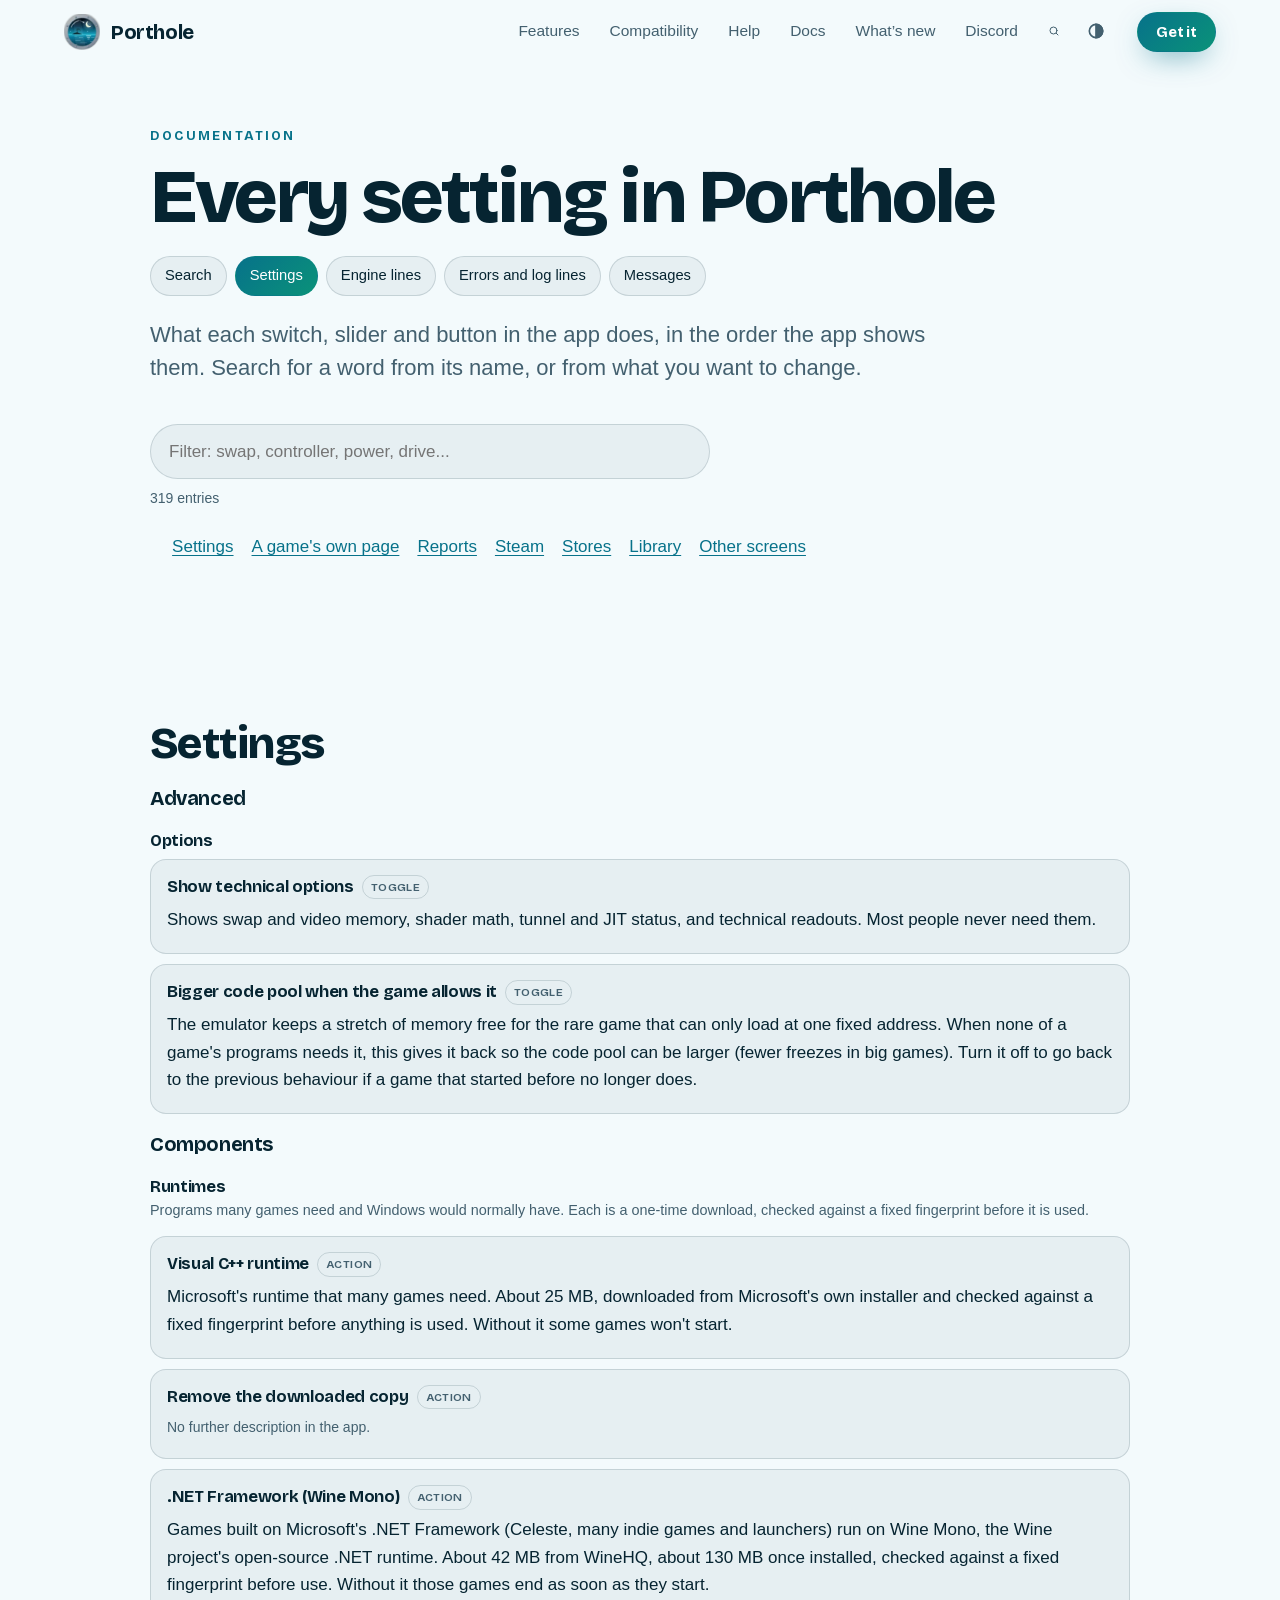
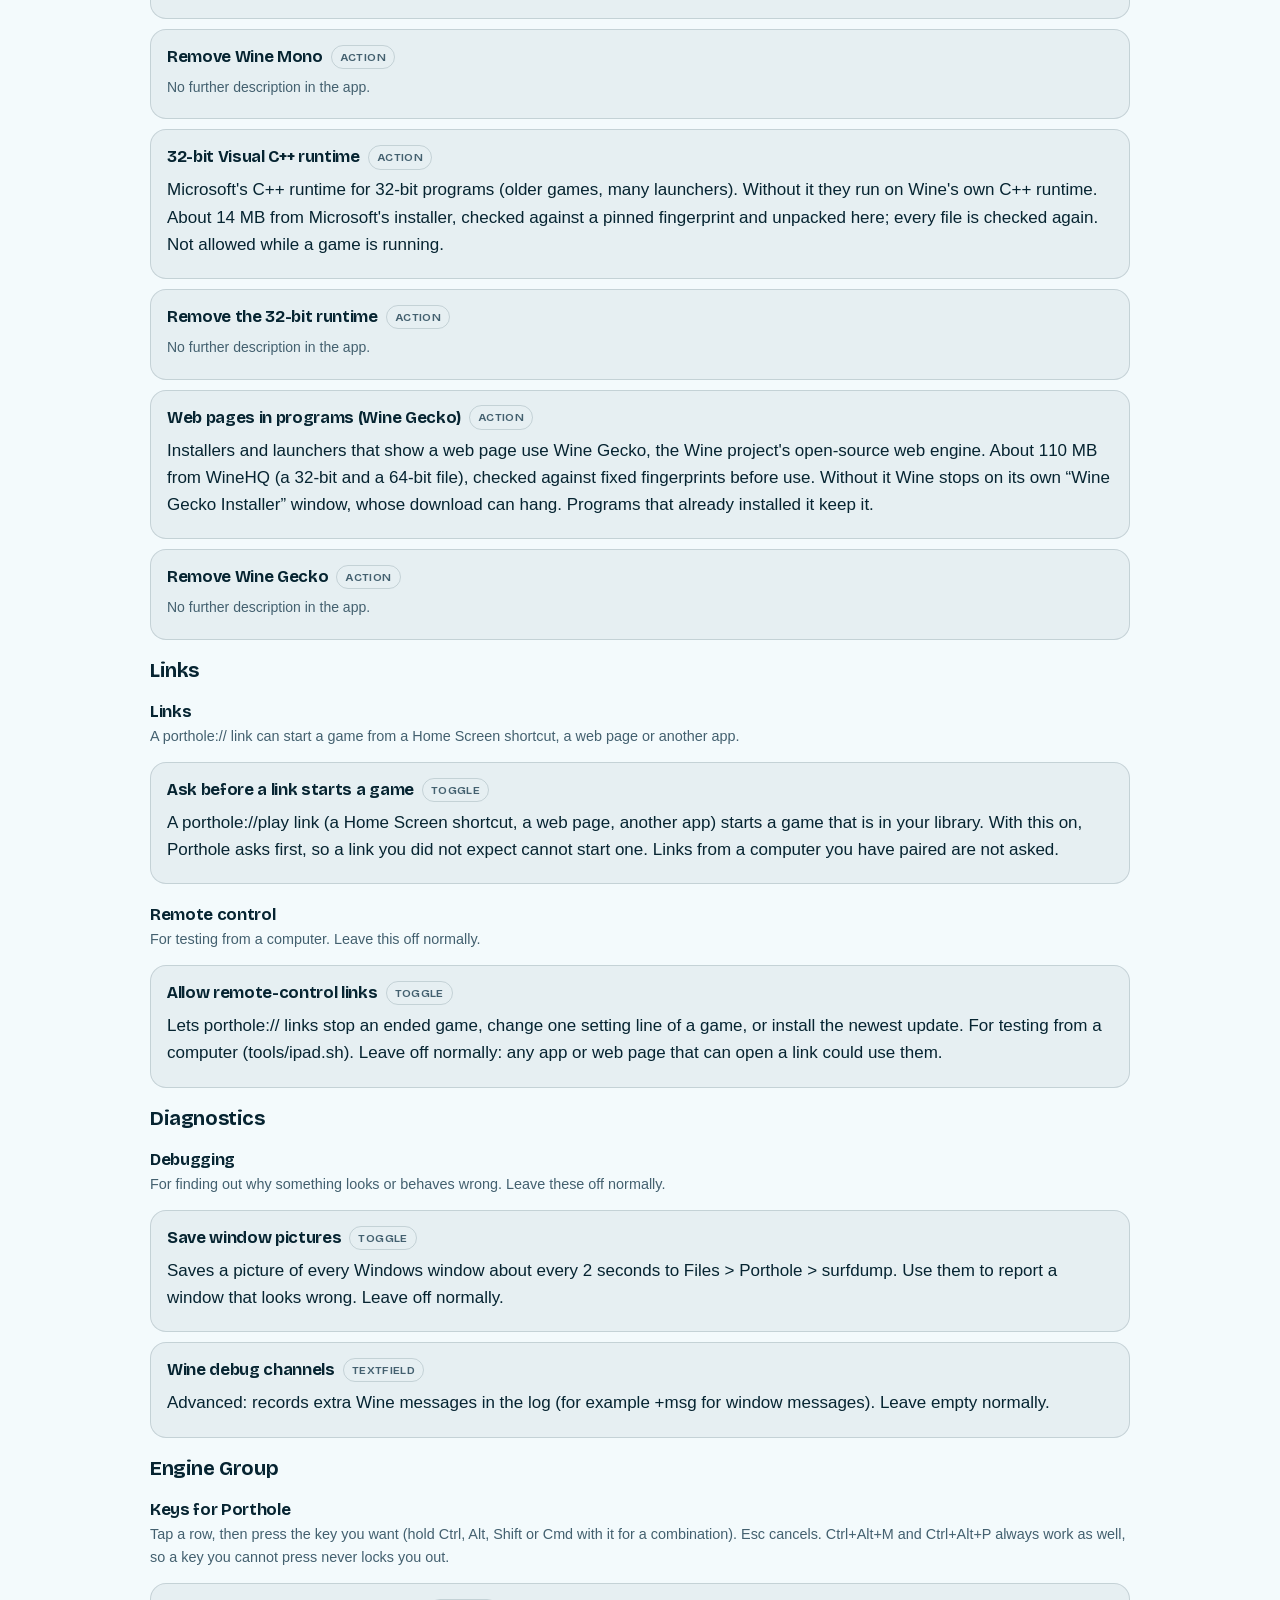
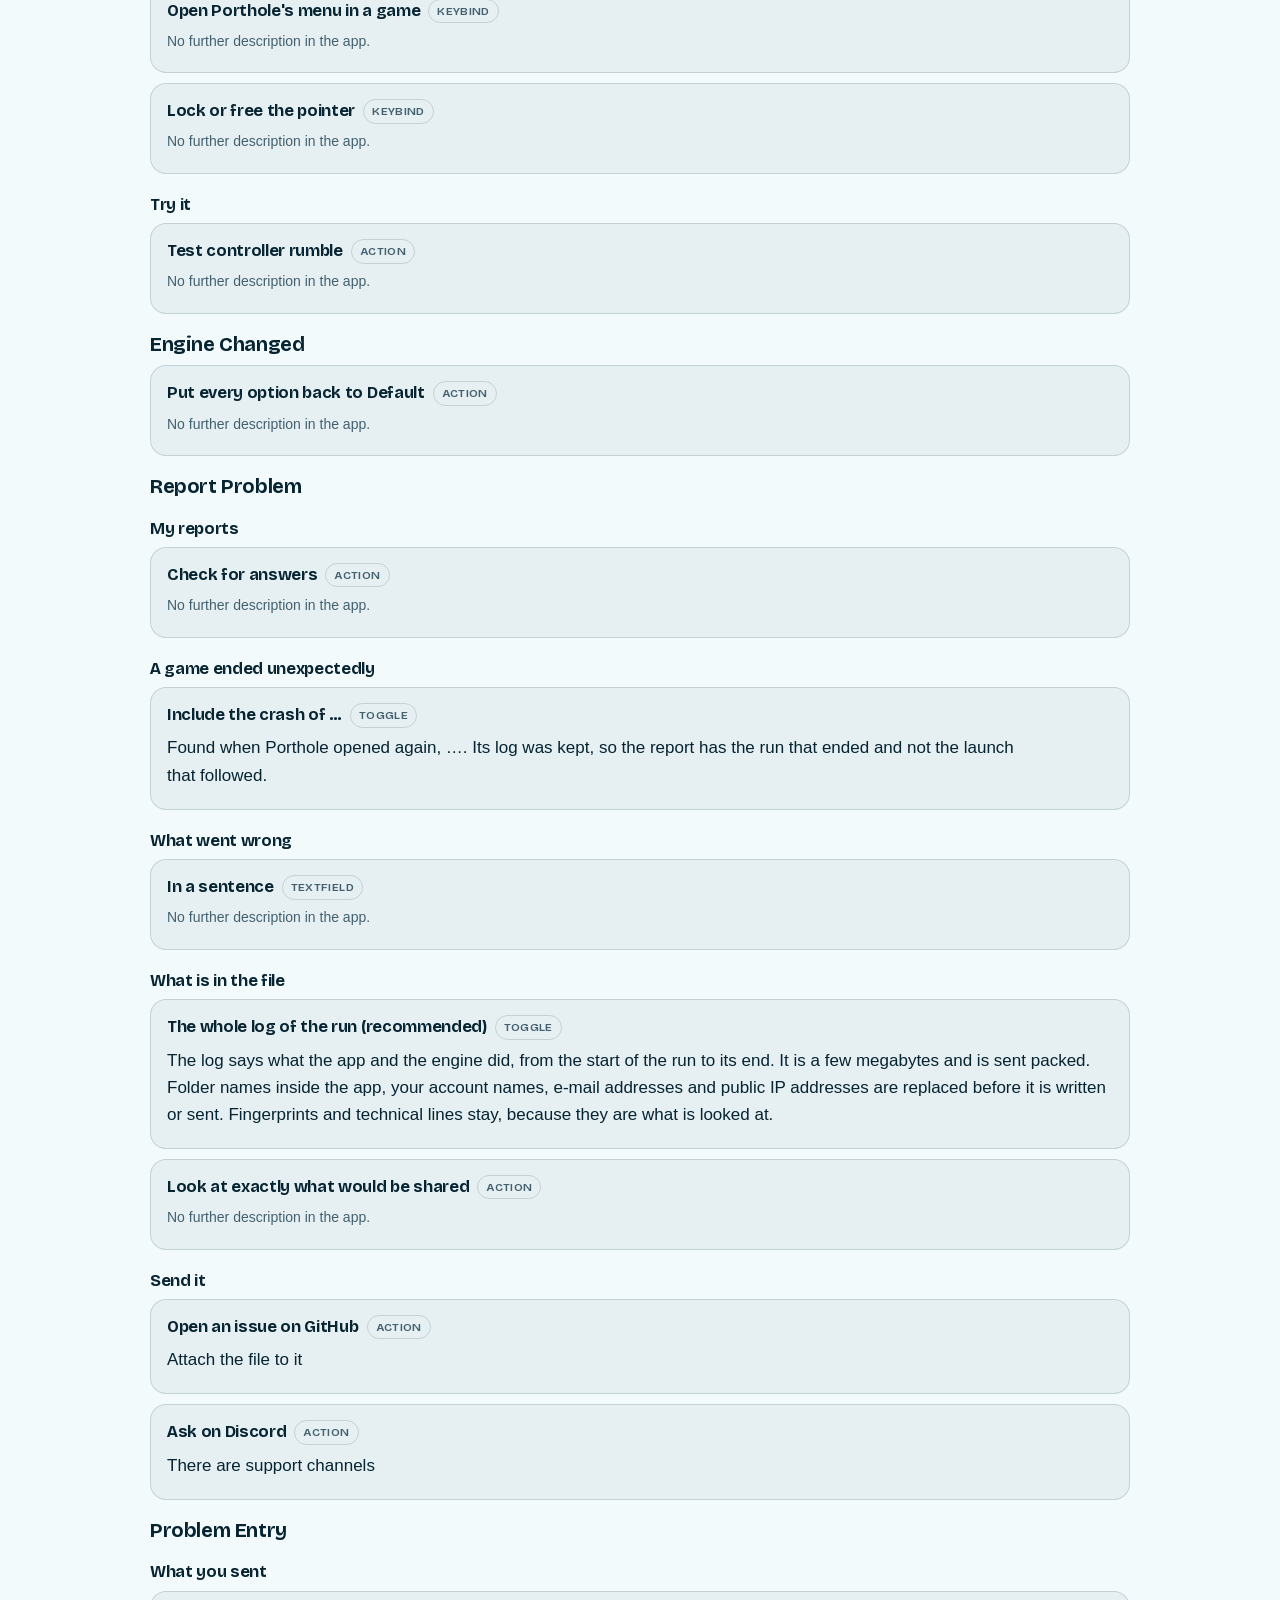
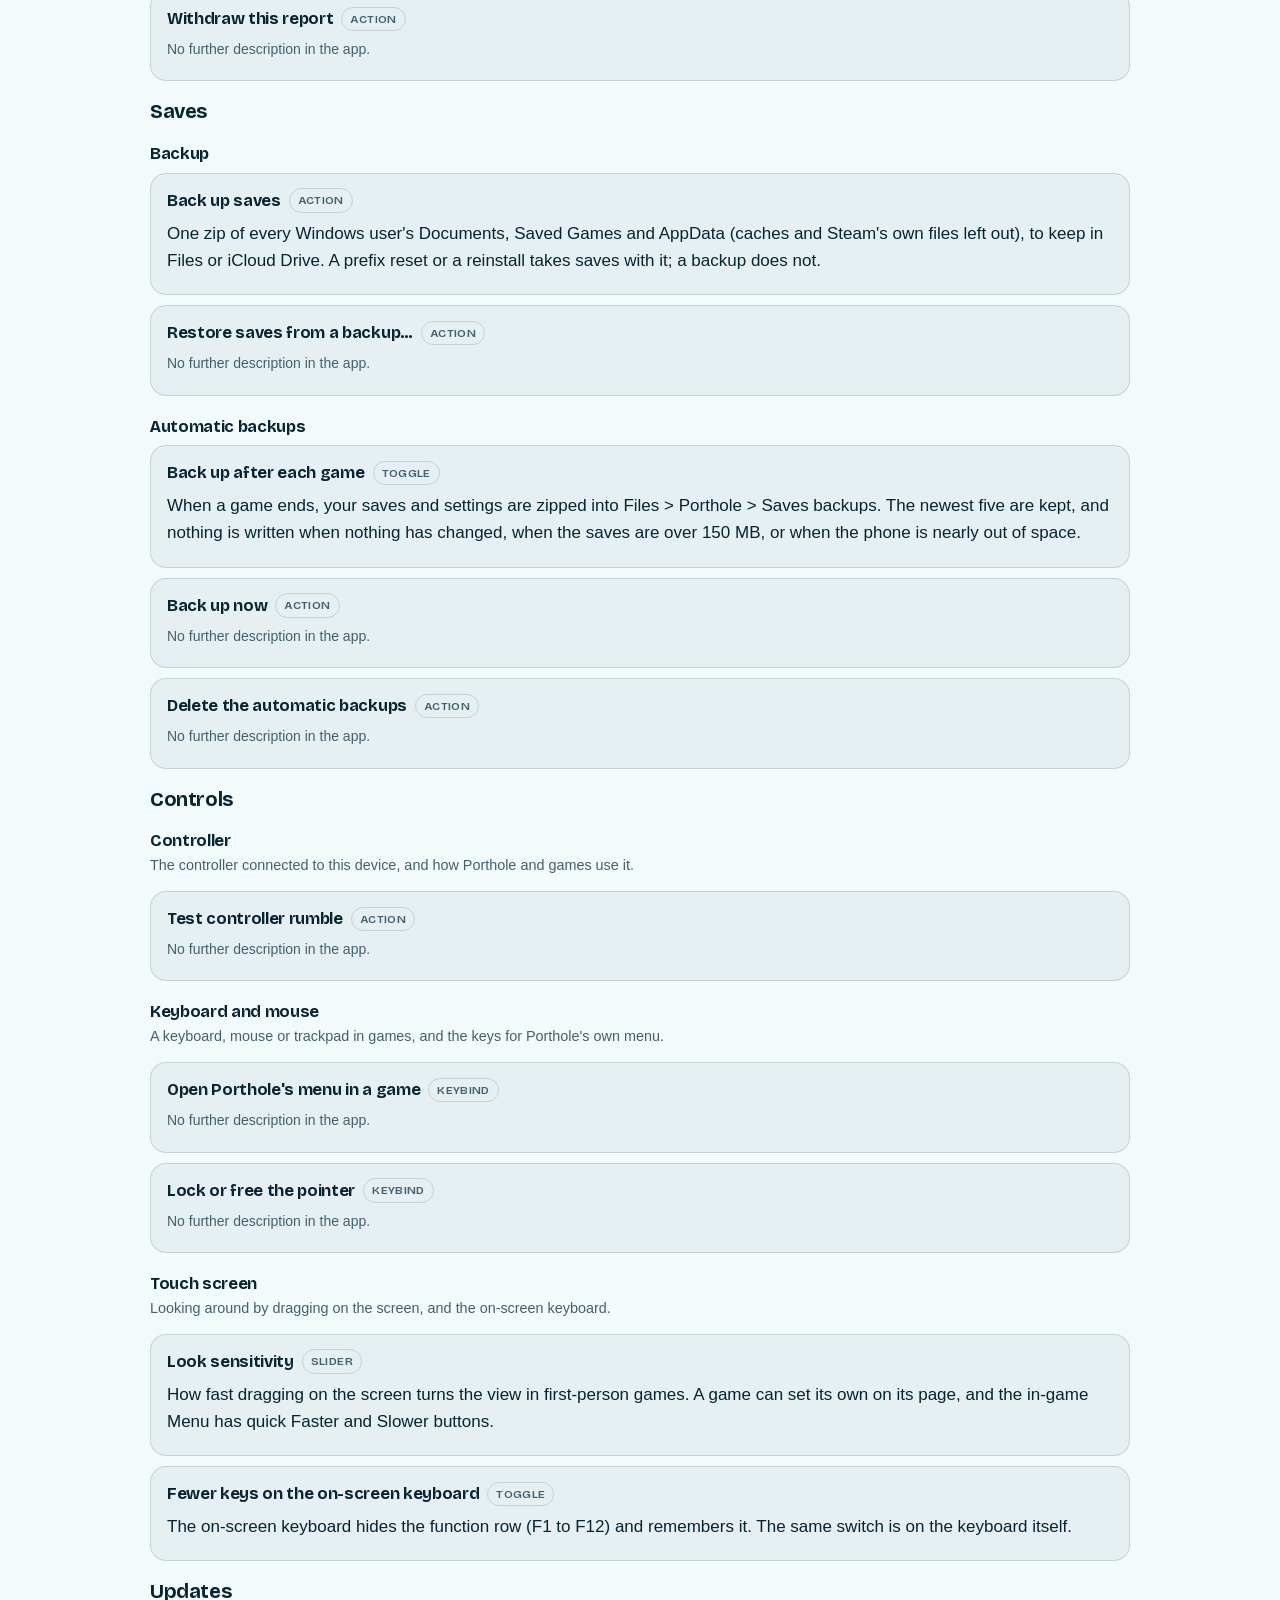
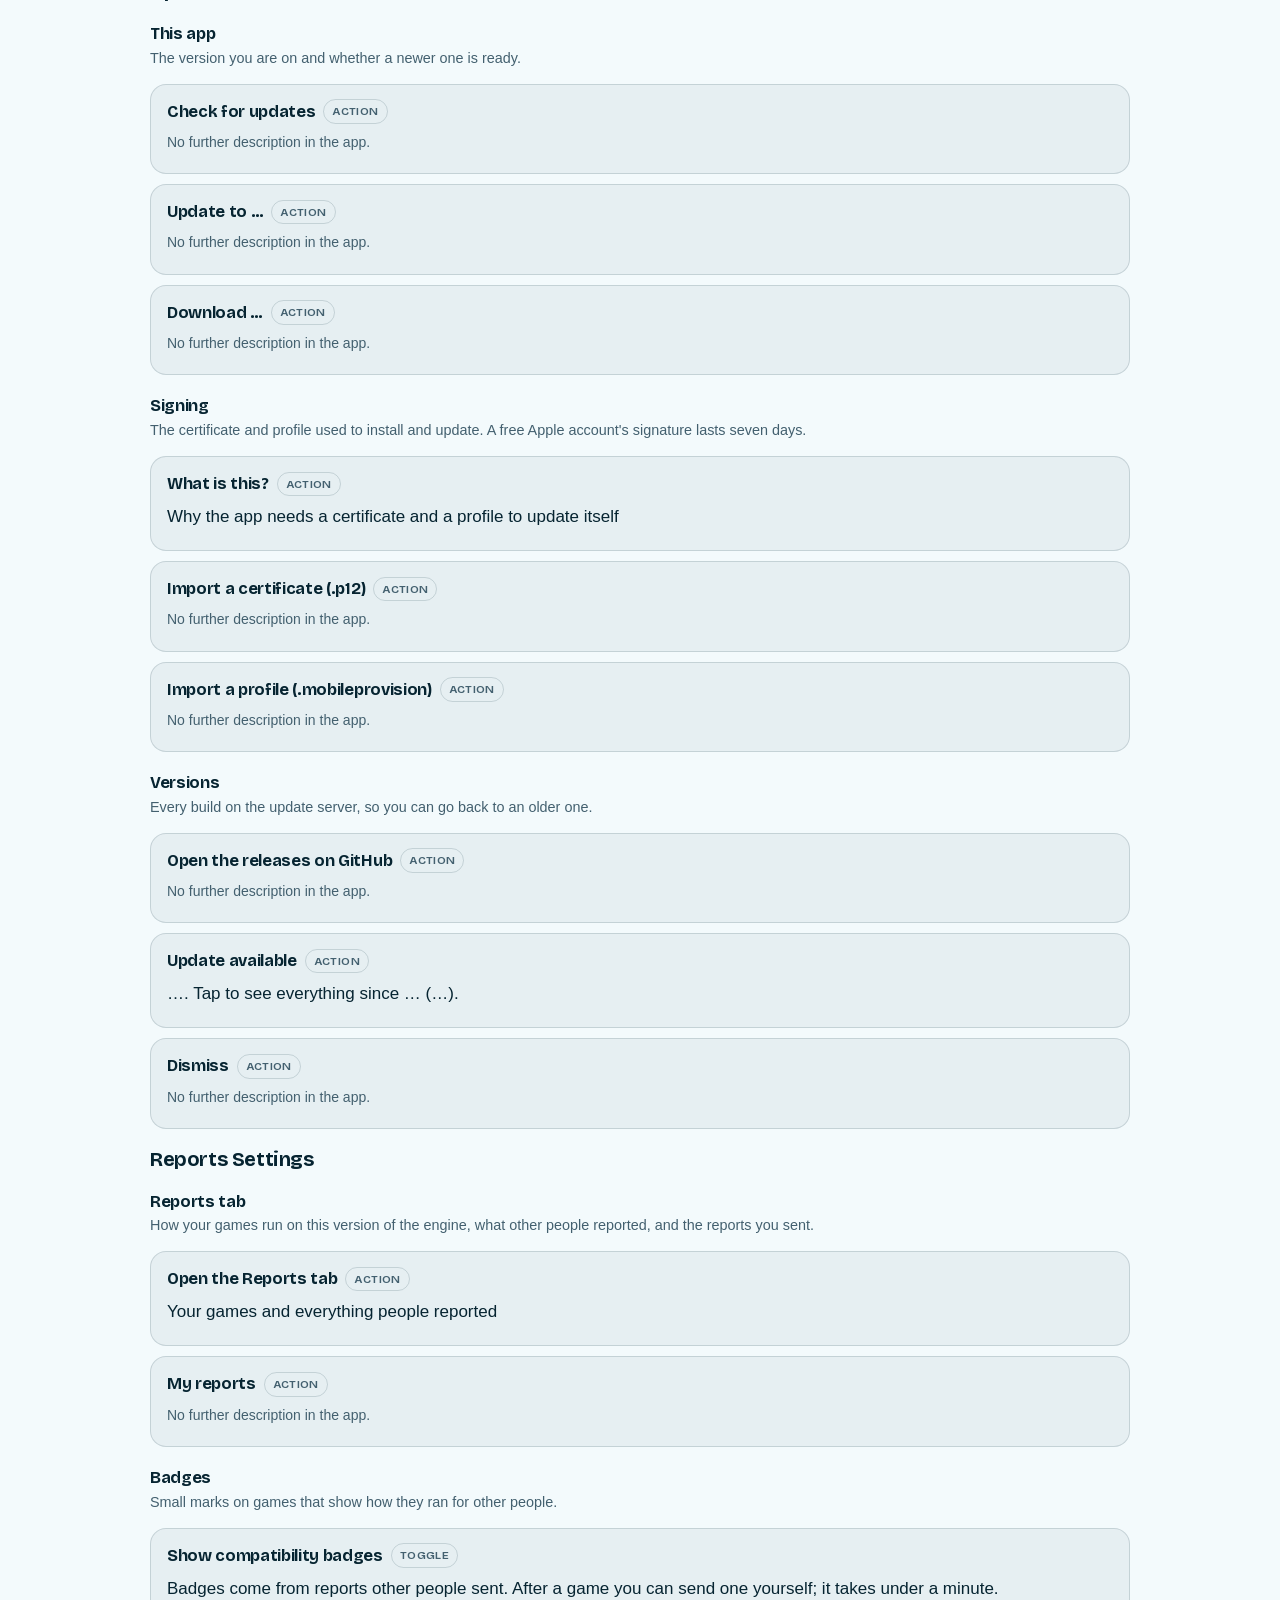
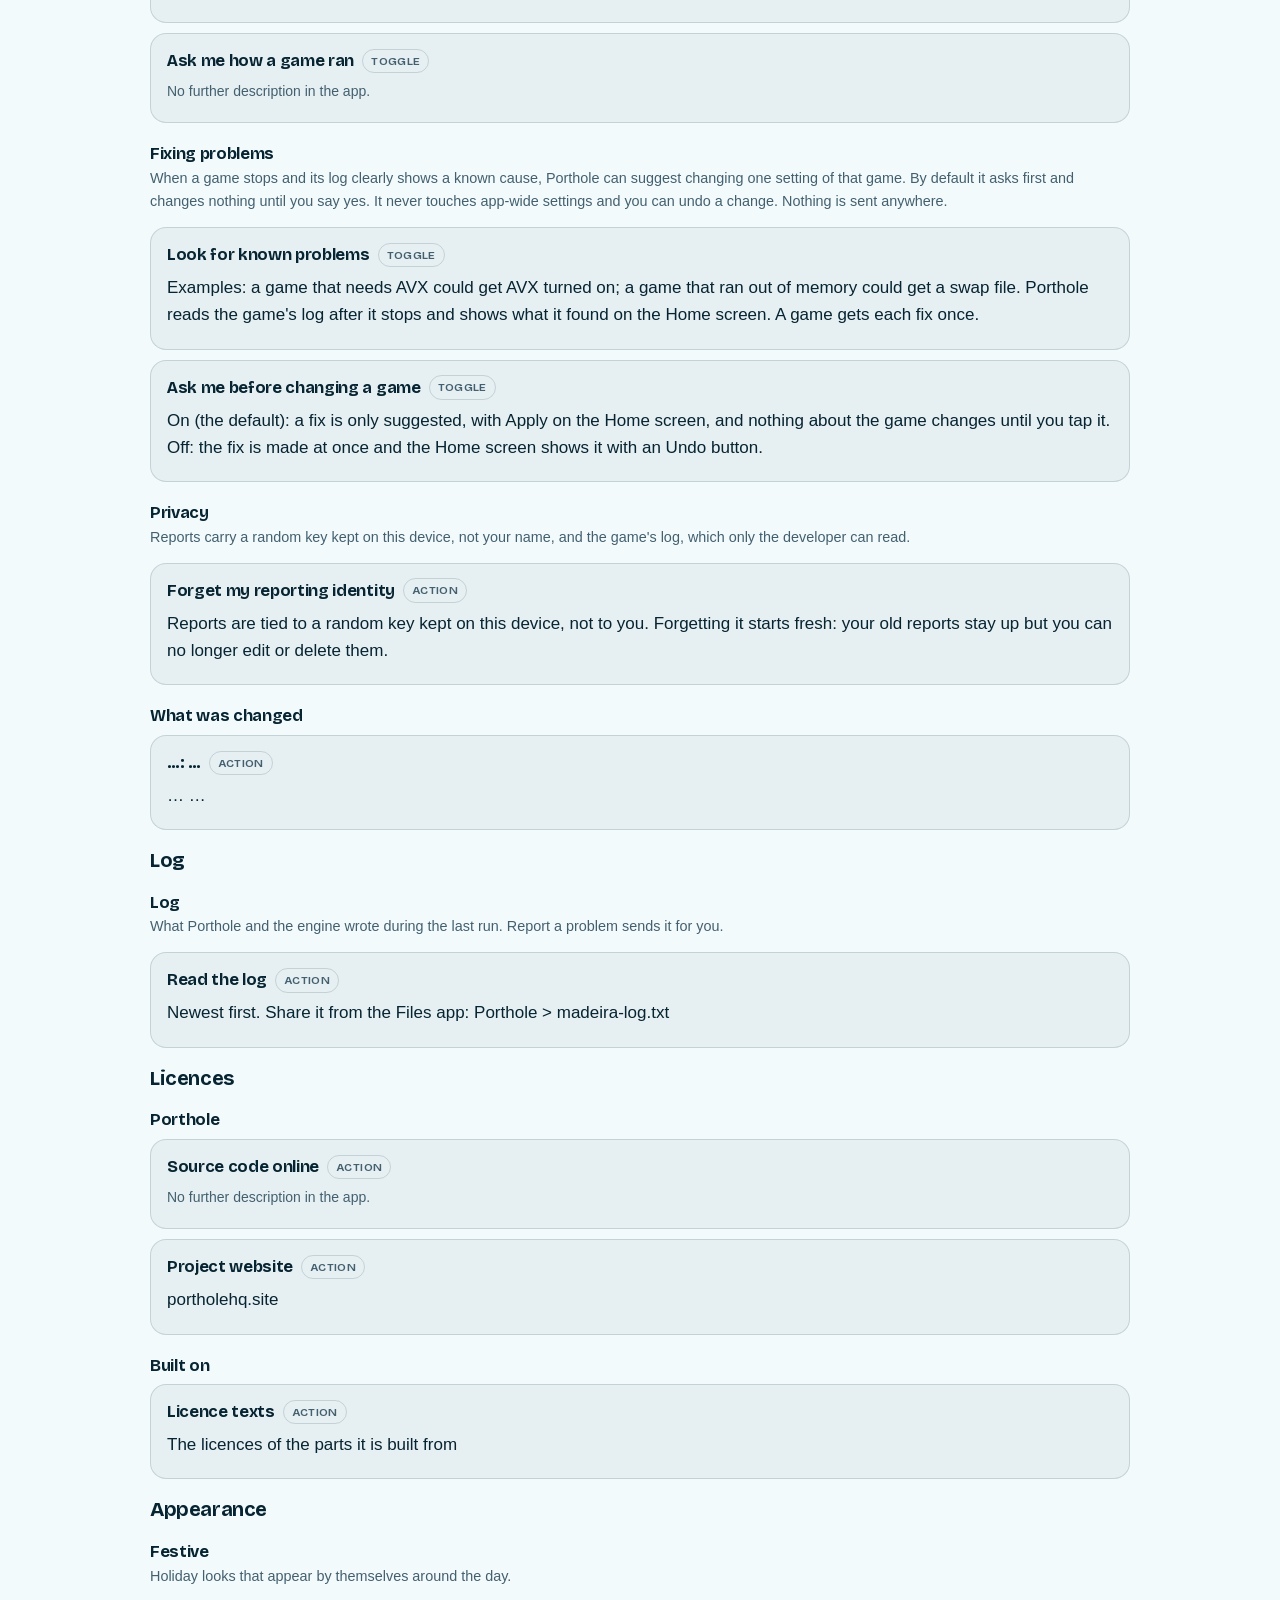
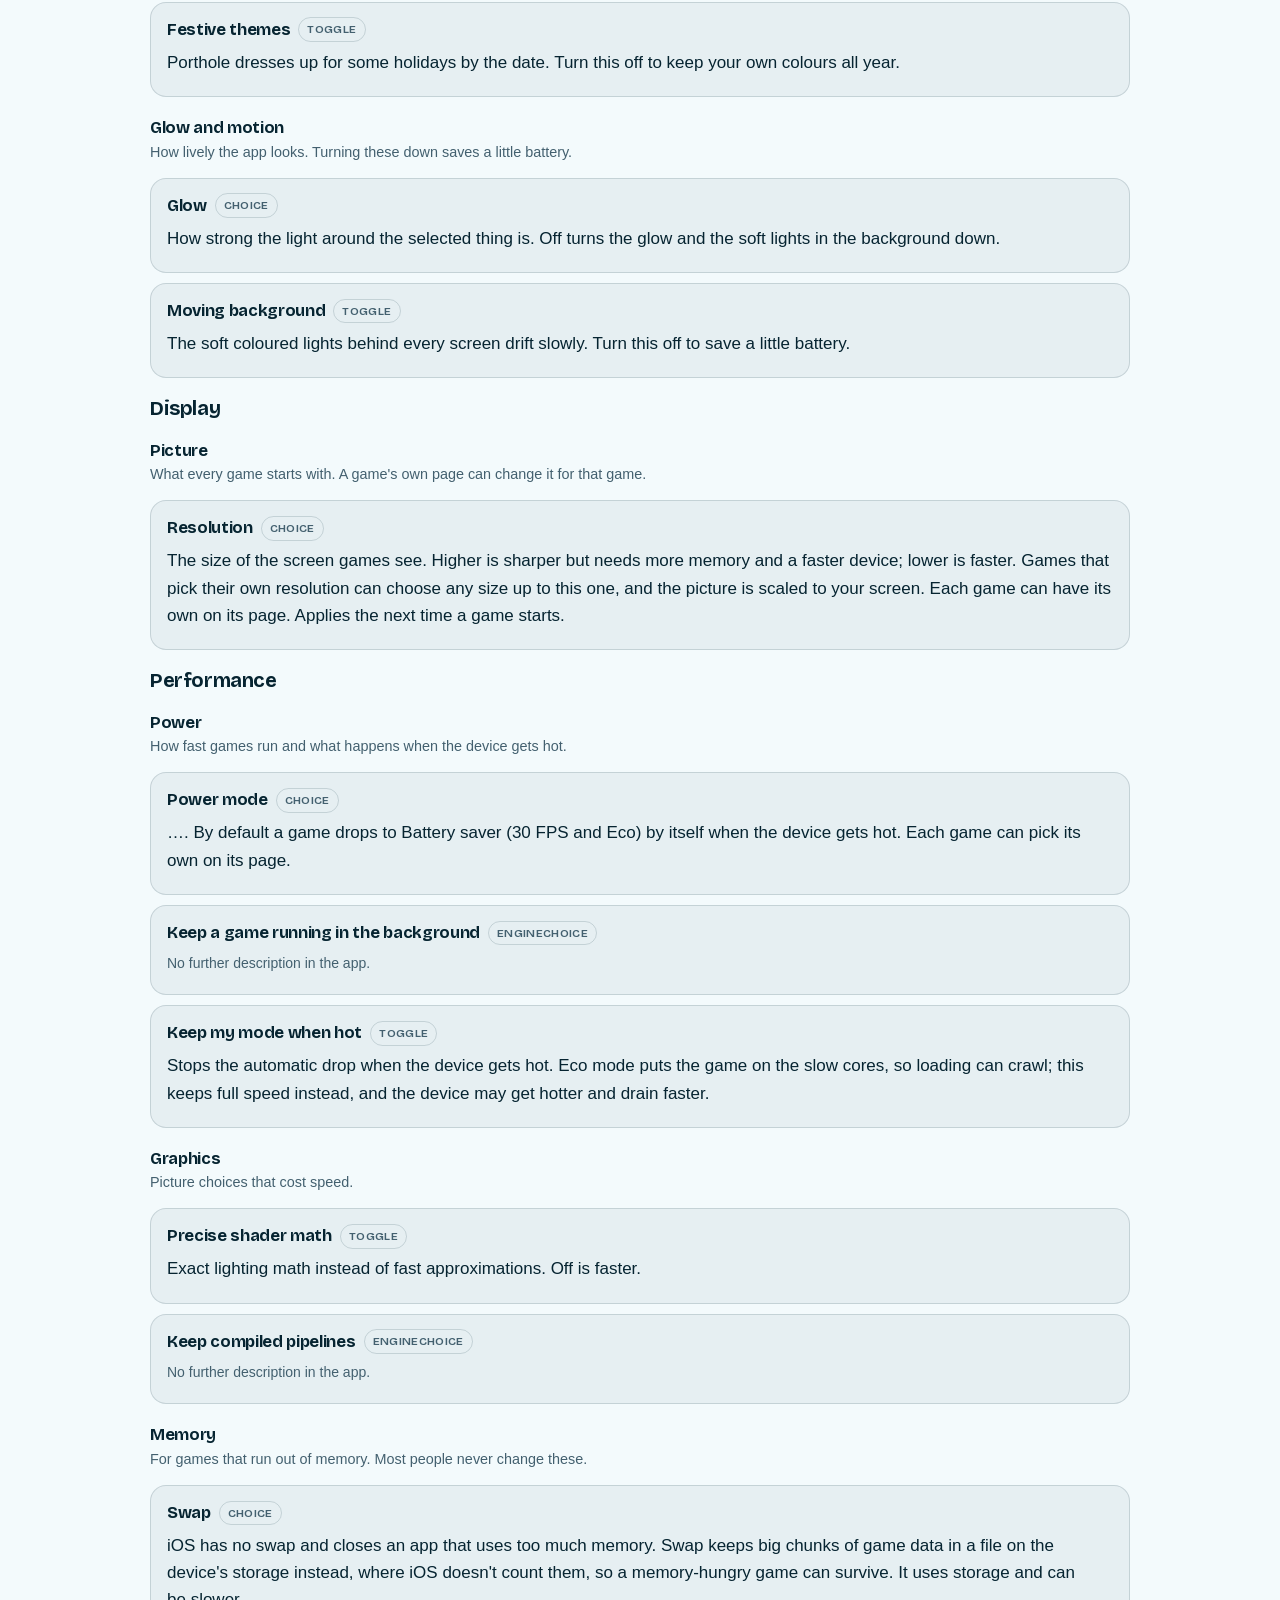
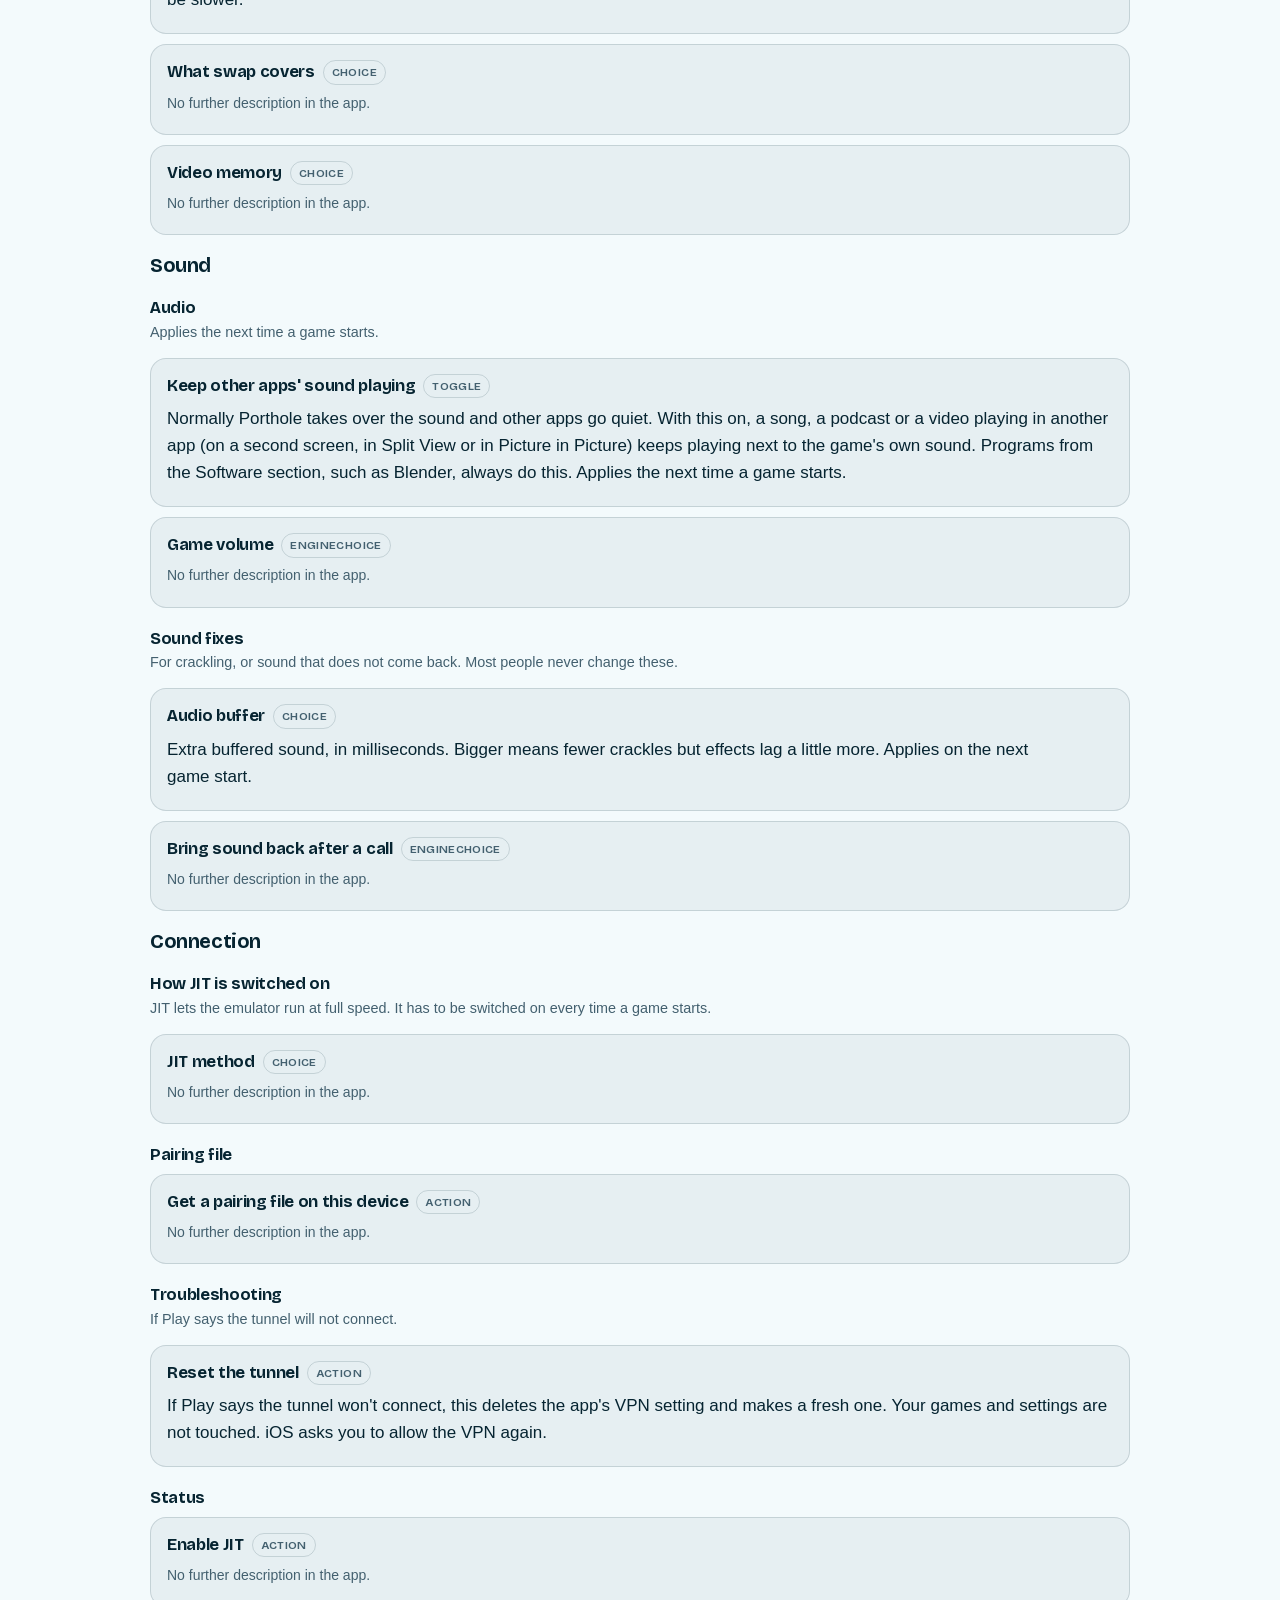
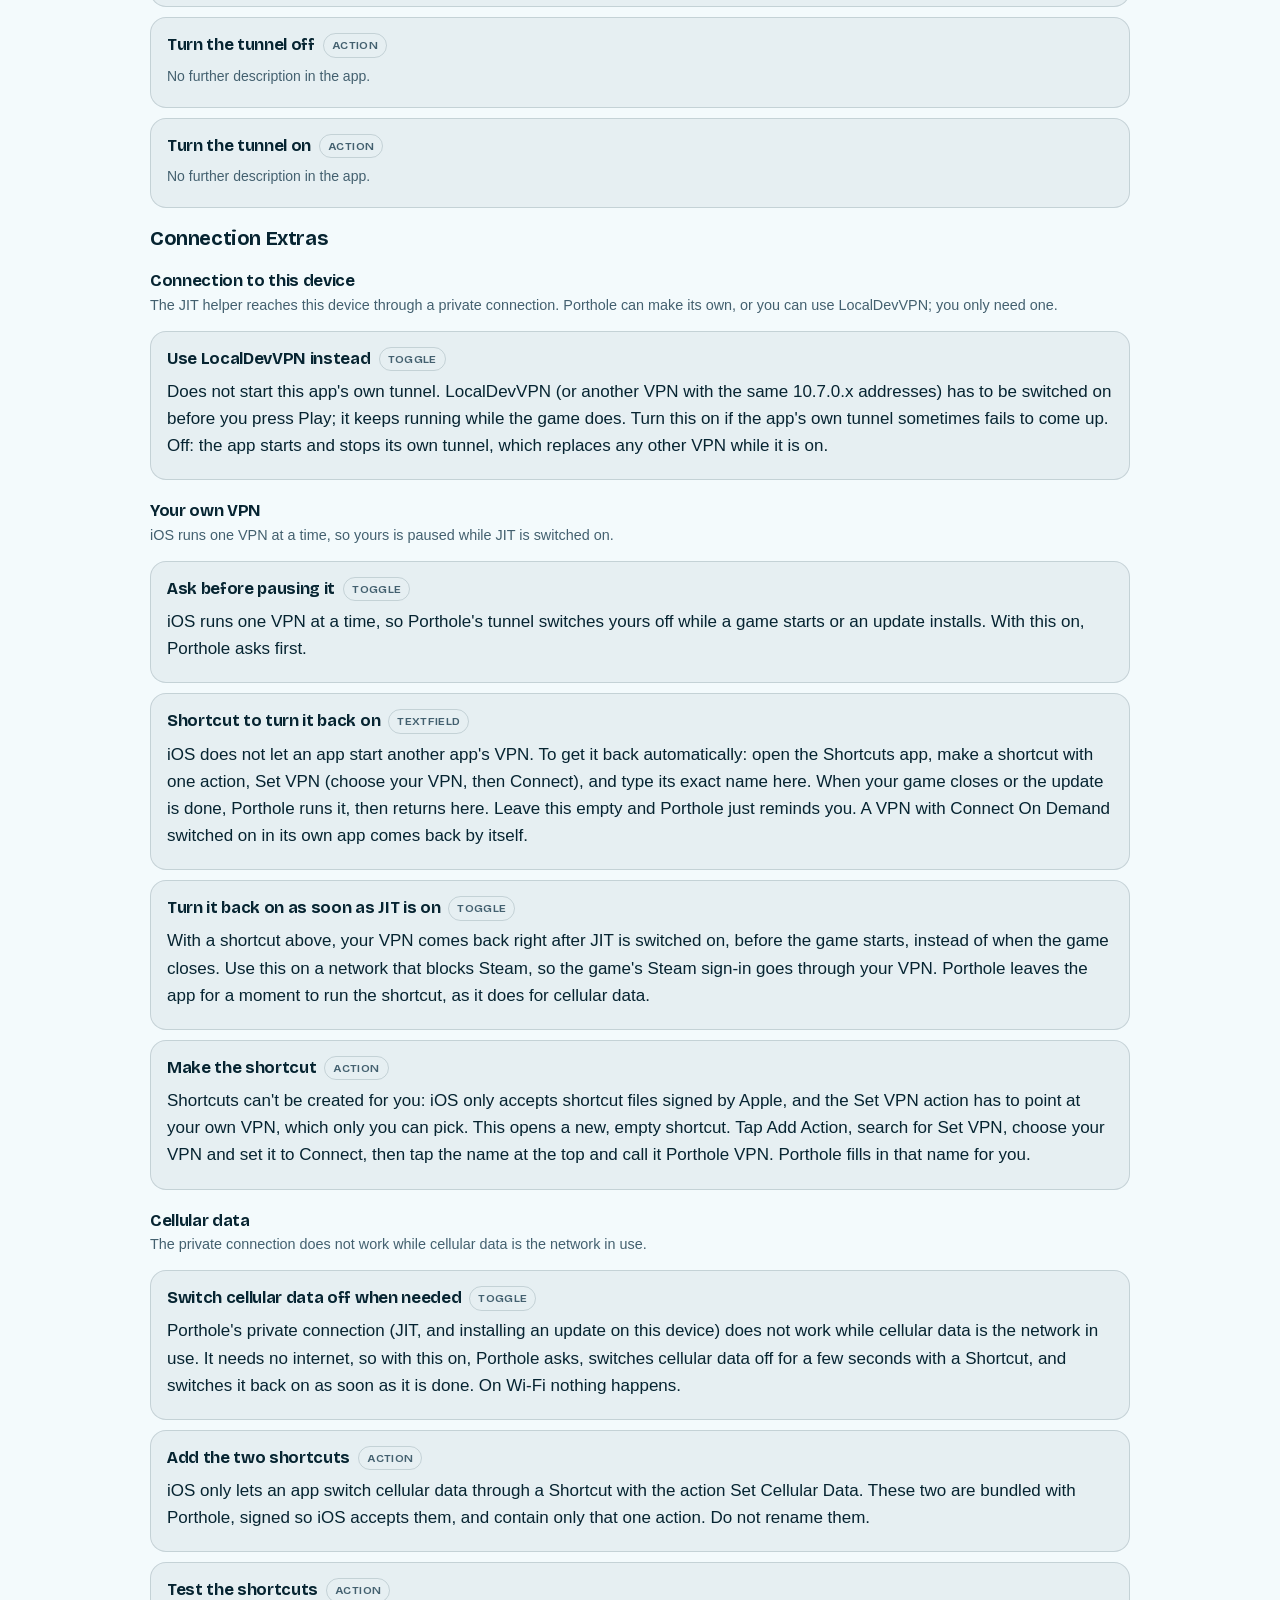
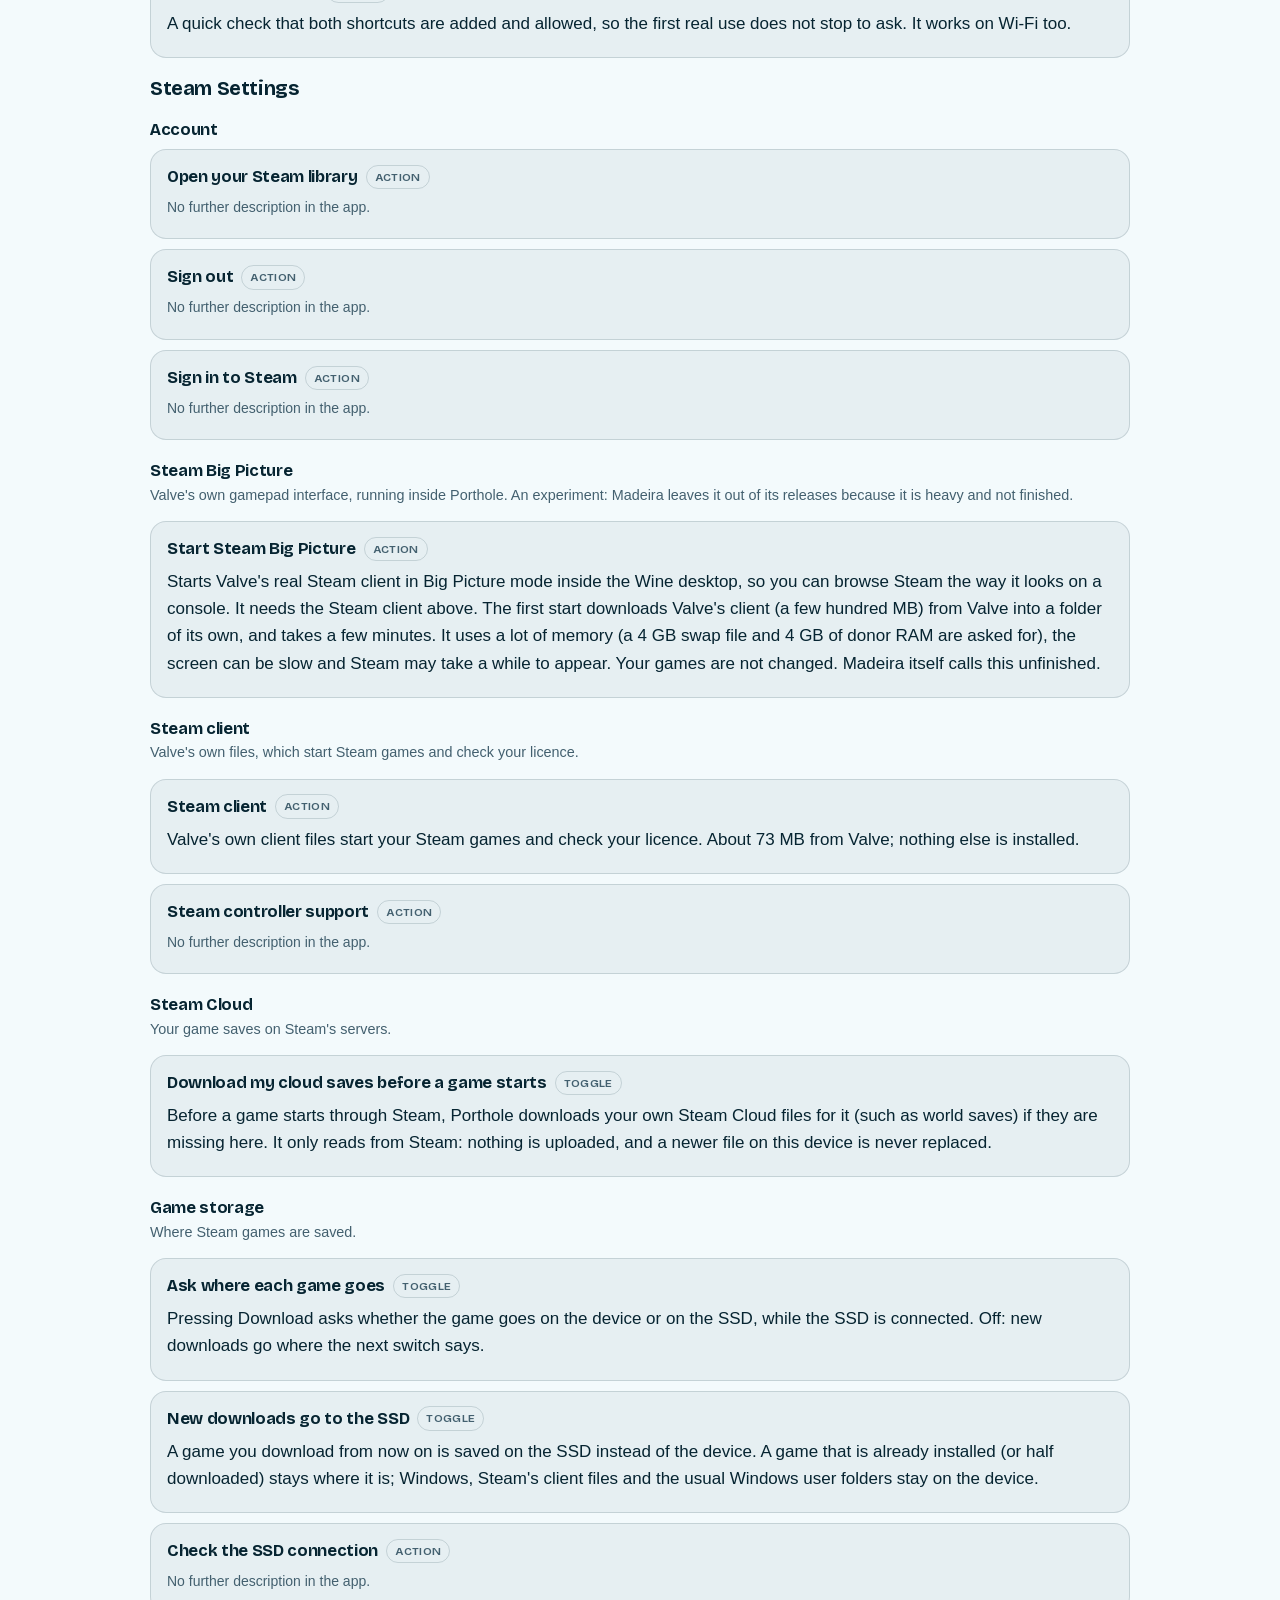
<file: docs/settings.html>
<!doctype html>
<html lang="en">
<head>
<meta charset="utf-8">
<meta name="viewport" content="width=device-width, initial-scale=1">
<title>Every setting in Porthole | Documentation</title>
<meta name="description" content="What each setting in Porthole does: appearance, performance, controls, Steam, storage, a game&#x27;s own page and the in-game menu. Searchable.">
<meta name="theme-color" content="#04121A">
<link rel="icon" type="image/png" sizes="64x64" href="/img/favicon-64.png">
<link rel="icon" type="image/png" sizes="32x32" href="/img/favicon-32.png">
<link rel="apple-touch-icon" href="/img/apple-touch-icon.png">
<link rel="canonical" href="https://portholehq.site/docs/settings.html">
<meta property="og:type" content="website">
<meta property="og:title" content="Every setting in Porthole | Documentation">
<meta property="og:description" content="What each setting in Porthole does: appearance, performance, controls, Steam, storage, a game&#x27;s own page and the in-game menu. Searchable.">
<meta property="og:image" content="https://portholehq.site/img/og-image.jpg">
<meta property="og:url" content="https://portholehq.site/docs/settings.html">
<meta property="og:image:width" content="1200">
<meta property="og:image:height" content="630">
<meta name="twitter:card" content="summary_large_image">
<script>document.documentElement.classList.add("js");if(window.matchMedia&&matchMedia("(prefers-reduced-motion: reduce)").matches)document.documentElement.classList.add("rm")</script>
<script>try{var s=localStorage.getItem("porthole-scheme");if(s)document.documentElement.dataset.scheme=s}catch(e){}</script>
<link rel="preload" href="/fonts/bricolage-grotesque-latin.woff2" as="font" type="font/woff2" crossorigin>
<link rel="stylesheet" href="/site2.css?v=20261113g">
<link rel="stylesheet" href="/inner.css?v=20261113g">
<link rel="stylesheet" href="/docs/docs.css?v=202611121939">
</head>
<body class="inner">
<div class="sea" aria-hidden="true"><i></i><i></i></div>
<a class="skip" href="#main">Skip to the content</a>
<header class="nav">
  <a class="brand" href="/"><img src="/img/porthole-night-96.webp" alt="" width="36" height="36">Porthole</a>
  <nav class="links" aria-label="Main"><a href="/#features">Features</a><a href="/compat.html">Compatibility</a><a href="/help.html">Help</a><a href="/docs/" aria-current="page">Docs</a><a href="/changelog.html">What&rsquo;s new</a><a href="https://discord.gg/N7PkdptTFn">Discord</a><a class="navtool" href="/docs/?search" aria-label="Search the documentation"><svg viewBox="0 0 24 24" width="20" height="20" fill="none" stroke="currentColor" stroke-width="2" stroke-linecap="round" aria-hidden="true"><circle cx="11" cy="11" r="7"/><path d="M20 20l-3.5-3.5"/></svg><span>Search</span></a><button class="navtool scheme" type="button" aria-label="Switch to light mode"><svg viewBox="0 0 24 24" width="20" height="20" fill="none" stroke="currentColor" stroke-width="2" aria-hidden="true"><circle cx="12" cy="12" r="8"/><path d="M12 4a8 8 0 0 1 0 16z" fill="currentColor"/></svg><span>Light mode</span></button></nav>
  <a class="btn primary sm" href="/download.html">Get it</a>
  <button class="burger" type="button" aria-label="Menu" aria-expanded="false"><span></span></button>
  <div class="bar" aria-hidden="true"></div>
</header>
<main id="main">
<div class="wrap page doc docs">
<p class="eyebrow">Documentation</p>
<h1>Every setting in Porthole</h1>
<nav class="d-nav" aria-label="Documentation"><a href="/docs/">Search</a><a href="/docs/settings.html" aria-current="page">Settings</a><a href="/docs/engine-lines.html">Engine lines</a><a href="/docs/errors.html">Errors and log lines</a><a href="/docs/messages.html">Messages</a></nav>
<p class="lede">What each switch, slider and button in the app does, in the order the app shows them. Search for a word from its name, or from what you want to change.</p>
<input class="search" type="search" data-docs-filter placeholder="Filter: swap, controller, power, drive..." aria-label="Filter the settings" autocomplete="off">
<p class="fine" data-docs-count aria-live="polite" style="margin:8px 0 0"></p>
<ul class="d-toc">
<li><a href="#settings">Settings</a></li>
<li><a href="#a-game-s-own-page">A game&#x27;s own page</a></li>
<li><a href="#reports">Reports</a></li>
<li><a href="#steam">Steam</a></li>
<li><a href="#stores">Stores</a></li>
<li><a href="#library">Library</a></li>
<li><a href="#other-screens">Other screens</a></li>
</ul>
<section class="d-section" id="settings"><h2>Settings</h2>
<div class="d-block" id="settings-advanced"><h3>Advanced</h3>
<h4>Options</h4>
<article class="d-entry" id="advanced-options-show-technical-options" data-q="settings advanced options show technical options shows swap and video memory, shader math, tunnel and jit status, and technical readouts. most people never need them."><h5>Show technical options <span class="tag">Toggle</span></h5><p>Shows swap and video memory, shader math, tunnel and JIT status, and technical readouts. Most people never need them.</p></article>
<article class="d-entry" id="advanced-options-bigger-code-pool-when-the-game-allows-it" data-q="settings advanced options bigger code pool when the game allows it the emulator keeps a stretch of memory free for the rare game that can only load at one fixed address. when none of a game&#x27;s programs needs it, this gives it back so the code pool can be larger (fewer freezes in big games). turn it off to go back to the previous behaviour if a game that started before no longer does."><h5>Bigger code pool when the game allows it <span class="tag">Toggle</span></h5><p>The emulator keeps a stretch of memory free for the rare game that can only load at one fixed address. When none of a game&#x27;s programs needs it, this gives it back so the code pool can be larger (fewer freezes in big games). Turn it off to go back to the previous behaviour if a game that started before no longer does.</p></article>
</div>
<div class="d-block" id="settings-components"><h3>Components</h3>
<h4>Runtimes</h4>
<p class="d-note">Programs many games need and Windows would normally have. Each is a one-time download, checked against a fixed fingerprint before it is used.</p>
<article class="d-entry" id="components-runtimes-visual-c-runtime" data-q="settings components runtimes visual c++ runtime microsoft&#x27;s runtime that many games need. about 25 mb, downloaded from microsoft&#x27;s own installer and checked against a fixed fingerprint before anything is used. without it some games won&#x27;t start."><h5>Visual C++ runtime <span class="tag">Action</span></h5><p>Microsoft&#x27;s runtime that many games need. About 25 MB, downloaded from Microsoft&#x27;s own installer and checked against a fixed fingerprint before anything is used. Without it some games won&#x27;t start.</p></article>
<article class="d-entry" id="components-runtimes-remove-the-downloaded-copy" data-q="settings components runtimes remove the downloaded copy "><h5>Remove the downloaded copy <span class="tag">Action</span></h5><p class="fine">No further description in the app.</p></article>
<article class="d-entry" id="components-runtimes-net-framework-wine-mono" data-q="settings components runtimes .net framework (wine mono) games built on microsoft&#x27;s .net framework (celeste, many indie games and launchers) run on wine mono, the wine project&#x27;s open-source .net runtime. about 42 mb from winehq, about 130 mb once installed, checked against a fixed fingerprint before use. without it those games end as soon as they start."><h5>.NET Framework (Wine Mono) <span class="tag">Action</span></h5><p>Games built on Microsoft&#x27;s .NET Framework (Celeste, many indie games and launchers) run on Wine Mono, the Wine project&#x27;s open-source .NET runtime. About 42 MB from WineHQ, about 130 MB once installed, checked against a fixed fingerprint before use. Without it those games end as soon as they start.</p></article>
<article class="d-entry" id="components-runtimes-remove-wine-mono" data-q="settings components runtimes remove wine mono "><h5>Remove Wine Mono <span class="tag">Action</span></h5><p class="fine">No further description in the app.</p></article>
<article class="d-entry" id="components-runtimes-32-bit-visual-c-runtime" data-q="settings components runtimes 32-bit visual c++ runtime microsoft&#x27;s c++ runtime for 32-bit programs (older games, many launchers). without it they run on wine&#x27;s own c++ runtime. about 14 mb from microsoft&#x27;s installer, checked against a pinned fingerprint and unpacked here; every file is checked again. not allowed while a game is running."><h5>32-bit Visual C++ runtime <span class="tag">Action</span></h5><p>Microsoft&#x27;s C++ runtime for 32-bit programs (older games, many launchers). Without it they run on Wine&#x27;s own C++ runtime. About 14 MB from Microsoft&#x27;s installer, checked against a pinned fingerprint and unpacked here; every file is checked again. Not allowed while a game is running.</p></article>
<article class="d-entry" id="components-runtimes-remove-the-32-bit-runtime" data-q="settings components runtimes remove the 32-bit runtime "><h5>Remove the 32-bit runtime <span class="tag">Action</span></h5><p class="fine">No further description in the app.</p></article>
<article class="d-entry" id="components-runtimes-web-pages-in-programs-wine-gecko" data-q="settings components runtimes web pages in programs (wine gecko) installers and launchers that show a web page use wine gecko, the wine project&#x27;s open-source web engine. about 110 mb from winehq (a 32-bit and a 64-bit file), checked against fixed fingerprints before use. without it wine stops on its own “wine gecko installer” window, whose download can hang. programs that already installed it keep it."><h5>Web pages in programs (Wine Gecko) <span class="tag">Action</span></h5><p>Installers and launchers that show a web page use Wine Gecko, the Wine project&#x27;s open-source web engine. About 110 MB from WineHQ (a 32-bit and a 64-bit file), checked against fixed fingerprints before use. Without it Wine stops on its own “Wine Gecko Installer” window, whose download can hang. Programs that already installed it keep it.</p></article>
<article class="d-entry" id="components-runtimes-remove-wine-gecko" data-q="settings components runtimes remove wine gecko "><h5>Remove Wine Gecko <span class="tag">Action</span></h5><p class="fine">No further description in the app.</p></article>
</div>
<div class="d-block" id="settings-links"><h3>Links</h3>
<h4>Links</h4>
<p class="d-note">A porthole:// link can start a game from a Home Screen shortcut, a web page or another app.</p>
<article class="d-entry" id="links-links-ask-before-a-link-starts-a-game" data-q="settings links links ask before a link starts a game a porthole://play link (a home screen shortcut, a web page, another app) starts a game that is in your library. with this on, porthole asks first, so a link you did not expect cannot start one. links from a computer you have paired are not asked."><h5>Ask before a link starts a game <span class="tag">Toggle</span></h5><p>A porthole://play link (a Home Screen shortcut, a web page, another app) starts a game that is in your library. With this on, Porthole asks first, so a link you did not expect cannot start one. Links from a computer you have paired are not asked.</p></article>
<h4>Remote control</h4>
<p class="d-note">For testing from a computer. Leave this off normally.</p>
<article class="d-entry" id="links-remote-control-allow-remote-control-links" data-q="settings links remote control allow remote-control links lets porthole:// links stop an ended game, change one setting line of a game, or install the newest update. for testing from a computer (tools/ipad.sh). leave off normally: any app or web page that can open a link could use them."><h5>Allow remote-control links <span class="tag">Toggle</span></h5><p>Lets porthole:// links stop an ended game, change one setting line of a game, or install the newest update. For testing from a computer (tools/ipad.sh). Leave off normally: any app or web page that can open a link could use them.</p></article>
</div>
<div class="d-block" id="settings-diagnostics"><h3>Diagnostics</h3>
<h4>Debugging</h4>
<p class="d-note">For finding out why something looks or behaves wrong. Leave these off normally.</p>
<article class="d-entry" id="diagnostics-debugging-save-window-pictures" data-q="settings diagnostics debugging save window pictures saves a picture of every windows window about every 2 seconds to files &gt; porthole &gt; surfdump. use them to report a window that looks wrong. leave off normally."><h5>Save window pictures <span class="tag">Toggle</span></h5><p>Saves a picture of every Windows window about every 2 seconds to Files &gt; Porthole &gt; surfdump. Use them to report a window that looks wrong. Leave off normally.</p></article>
<article class="d-entry" id="diagnostics-debugging-wine-debug-channels" data-q="settings diagnostics debugging wine debug channels advanced: records extra wine messages in the log (for example +msg for window messages). leave empty normally."><h5>Wine debug channels <span class="tag">TextField</span></h5><p>Advanced: records extra Wine messages in the log (for example +msg for window messages). Leave empty normally.</p></article>
</div>
<div class="d-block" id="settings-engine-group"><h3>Engine Group</h3>
<h4>Keys for Porthole</h4>
<p class="d-note">Tap a row, then press the key you want (hold Ctrl, Alt, Shift or Cmd with it for a combination). Esc cancels. Ctrl+Alt+M and Ctrl+Alt+P always work as well, so a key you cannot press never locks you out.</p>
<article class="d-entry" id="engine-group-keys-for-porthole-open-porthole-s-menu-in-a-game" data-q="settings engine group keys for porthole open porthole&#x27;s menu in a game "><h5>Open Porthole&#x27;s menu in a game <span class="tag">Keybind</span></h5><p class="fine">No further description in the app.</p></article>
<article class="d-entry" id="engine-group-keys-for-porthole-lock-or-free-the-pointer" data-q="settings engine group keys for porthole lock or free the pointer "><h5>Lock or free the pointer <span class="tag">Keybind</span></h5><p class="fine">No further description in the app.</p></article>
<h4>Try it</h4>
<article class="d-entry" id="engine-group-try-it-test-controller-rumble" data-q="settings engine group try it test controller rumble "><h5>Test controller rumble <span class="tag">Action</span></h5><p class="fine">No further description in the app.</p></article>
</div>
<div class="d-block" id="settings-engine-changed"><h3>Engine Changed</h3>
<article class="d-entry" id="engine-changed-put-every-option-back-to-default" data-q="settings engine changed  put every option back to default "><h5>Put every option back to Default <span class="tag">Action</span></h5><p class="fine">No further description in the app.</p></article>
</div>
<div class="d-block" id="settings-report-problem"><h3>Report Problem</h3>
<h4>My reports</h4>
<article class="d-entry" id="report-problem-my-reports-check-for-answers" data-q="settings report problem my reports check for answers "><h5>Check for answers <span class="tag">Action</span></h5><p class="fine">No further description in the app.</p></article>
<h4>A game ended unexpectedly</h4>
<article class="d-entry" id="report-problem-a-game-ended-unexpectedly-include-the-crash-of" data-q="settings report problem a game ended unexpectedly include the crash of … found when porthole opened again, …. its log was kept, so the report has the run that ended and not the launch that followed."><h5>Include the crash of … <span class="tag">Toggle</span></h5><p>Found when Porthole opened again, …. Its log was kept, so the report has the run that ended and not the launch that followed.</p></article>
<h4>What went wrong</h4>
<article class="d-entry" id="report-problem-what-went-wrong-in-a-sentence" data-q="settings report problem what went wrong in a sentence "><h5>In a sentence <span class="tag">TextField</span></h5><p class="fine">No further description in the app.</p></article>
<h4>What is in the file</h4>
<article class="d-entry" id="report-problem-what-is-in-the-file-the-whole-log-of-the-run-recommended" data-q="settings report problem what is in the file the whole log of the run (recommended) the log says what the app and the engine did, from the start of the run to its end. it is a few megabytes and is sent packed. folder names inside the app, your account names, e-mail addresses and public ip addresses are replaced before it is written or sent. fingerprints and technical lines stay, because they are what is looked at."><h5>The whole log of the run (recommended) <span class="tag">Toggle</span></h5><p>The log says what the app and the engine did, from the start of the run to its end. It is a few megabytes and is sent packed. Folder names inside the app, your account names, e-mail addresses and public IP addresses are replaced before it is written or sent. Fingerprints and technical lines stay, because they are what is looked at.</p></article>
<article class="d-entry" id="report-problem-what-is-in-the-file-look-at-exactly-what-would-be-shared" data-q="settings report problem what is in the file look at exactly what would be shared "><h5>Look at exactly what would be shared <span class="tag">Action</span></h5><p class="fine">No further description in the app.</p></article>
<h4>Send it</h4>
<article class="d-entry" id="report-problem-send-it-open-an-issue-on-github" data-q="settings report problem send it open an issue on github attach the file to it"><h5>Open an issue on GitHub <span class="tag">Action</span></h5><p>Attach the file to it</p></article>
<article class="d-entry" id="report-problem-send-it-ask-on-discord" data-q="settings report problem send it ask on discord there are support channels"><h5>Ask on Discord <span class="tag">Action</span></h5><p>There are support channels</p></article>
</div>
<div class="d-block" id="settings-problem-entry"><h3>Problem Entry</h3>
<h4>What you sent</h4>
<article class="d-entry" id="problem-entry-what-you-sent-withdraw-this-report" data-q="settings problem entry what you sent withdraw this report "><h5>Withdraw this report <span class="tag">Action</span></h5><p class="fine">No further description in the app.</p></article>
</div>
<div class="d-block" id="settings-saves"><h3>Saves</h3>
<h4>Backup</h4>
<article class="d-entry" id="saves-backup-back-up-saves" data-q="settings saves backup back up saves one zip of every windows user&#x27;s documents, saved games and appdata (caches and steam&#x27;s own files left out), to keep in files or icloud drive. a prefix reset or a reinstall takes saves with it; a backup does not."><h5>Back up saves <span class="tag">Action</span></h5><p>One zip of every Windows user&#x27;s Documents, Saved Games and AppData (caches and Steam&#x27;s own files left out), to keep in Files or iCloud Drive. A prefix reset or a reinstall takes saves with it; a backup does not.</p></article>
<article class="d-entry" id="saves-backup-restore-saves-from-a-backup" data-q="settings saves backup restore saves from a backup… "><h5>Restore saves from a backup… <span class="tag">Action</span></h5><p class="fine">No further description in the app.</p></article>
<h4>Automatic backups</h4>
<article class="d-entry" id="saves-automatic-backups-back-up-after-each-game" data-q="settings saves automatic backups back up after each game when a game ends, your saves and settings are zipped into files &gt; porthole &gt; saves backups. the newest five are kept, and nothing is written when nothing has changed, when the saves are over 150 mb, or when the phone is nearly out of space."><h5>Back up after each game <span class="tag">Toggle</span></h5><p>When a game ends, your saves and settings are zipped into Files &gt; Porthole &gt; Saves backups. The newest five are kept, and nothing is written when nothing has changed, when the saves are over 150 MB, or when the phone is nearly out of space.</p></article>
<article class="d-entry" id="saves-automatic-backups-back-up-now" data-q="settings saves automatic backups back up now "><h5>Back up now <span class="tag">Action</span></h5><p class="fine">No further description in the app.</p></article>
<article class="d-entry" id="saves-automatic-backups-delete-the-automatic-backups" data-q="settings saves automatic backups delete the automatic backups "><h5>Delete the automatic backups <span class="tag">Action</span></h5><p class="fine">No further description in the app.</p></article>
</div>
<div class="d-block" id="settings-controls"><h3>Controls</h3>
<h4>Controller</h4>
<p class="d-note">The controller connected to this device, and how Porthole and games use it.</p>
<article class="d-entry" id="controls-controller-test-controller-rumble" data-q="settings controls controller test controller rumble "><h5>Test controller rumble <span class="tag">Action</span></h5><p class="fine">No further description in the app.</p></article>
<h4>Keyboard and mouse</h4>
<p class="d-note">A keyboard, mouse or trackpad in games, and the keys for Porthole&#x27;s own menu.</p>
<article class="d-entry" id="controls-keyboard-and-mouse-open-porthole-s-menu-in-a-game" data-q="settings controls keyboard and mouse open porthole&#x27;s menu in a game "><h5>Open Porthole&#x27;s menu in a game <span class="tag">Keybind</span></h5><p class="fine">No further description in the app.</p></article>
<article class="d-entry" id="controls-keyboard-and-mouse-lock-or-free-the-pointer" data-q="settings controls keyboard and mouse lock or free the pointer "><h5>Lock or free the pointer <span class="tag">Keybind</span></h5><p class="fine">No further description in the app.</p></article>
<h4>Touch screen</h4>
<p class="d-note">Looking around by dragging on the screen, and the on-screen keyboard.</p>
<article class="d-entry" id="controls-touch-screen-look-sensitivity" data-q="settings controls touch screen look sensitivity how fast dragging on the screen turns the view in first-person games. a game can set its own on its page, and the in-game menu has quick faster and slower buttons."><h5>Look sensitivity <span class="tag">Slider</span></h5><p>How fast dragging on the screen turns the view in first-person games. A game can set its own on its page, and the in-game Menu has quick Faster and Slower buttons.</p></article>
<article class="d-entry" id="controls-touch-screen-fewer-keys-on-the-on-screen-keyboard" data-q="settings controls touch screen fewer keys on the on-screen keyboard the on-screen keyboard hides the function row (f1 to f12) and remembers it. the same switch is on the keyboard itself."><h5>Fewer keys on the on-screen keyboard <span class="tag">Toggle</span></h5><p>The on-screen keyboard hides the function row (F1 to F12) and remembers it. The same switch is on the keyboard itself.</p></article>
</div>
<div class="d-block" id="settings-updates"><h3>Updates</h3>
<h4>This app</h4>
<p class="d-note">The version you are on and whether a newer one is ready.</p>
<article class="d-entry" id="updates-this-app-check-for-updates" data-q="settings updates this app check for updates "><h5>Check for updates <span class="tag">Action</span></h5><p class="fine">No further description in the app.</p></article>
<article class="d-entry" id="updates-this-app-update-to" data-q="settings updates this app update to … "><h5>Update to … <span class="tag">Action</span></h5><p class="fine">No further description in the app.</p></article>
<article class="d-entry" id="updates-this-app-download" data-q="settings updates this app download … "><h5>Download … <span class="tag">Action</span></h5><p class="fine">No further description in the app.</p></article>
<h4>Signing</h4>
<p class="d-note">The certificate and profile used to install and update. A free Apple account&#x27;s signature lasts seven days.</p>
<article class="d-entry" id="updates-signing-what-is-this" data-q="settings updates signing what is this? why the app needs a certificate and a profile to update itself"><h5>What is this? <span class="tag">Action</span></h5><p>Why the app needs a certificate and a profile to update itself</p></article>
<article class="d-entry" id="updates-signing-import-a-certificate-p12" data-q="settings updates signing import a certificate (.p12) "><h5>Import a certificate (.p12) <span class="tag">Action</span></h5><p class="fine">No further description in the app.</p></article>
<article class="d-entry" id="updates-signing-import-a-profile-mobileprovision" data-q="settings updates signing import a profile (.mobileprovision) "><h5>Import a profile (.mobileprovision) <span class="tag">Action</span></h5><p class="fine">No further description in the app.</p></article>
<h4>Versions</h4>
<p class="d-note">Every build on the update server, so you can go back to an older one.</p>
<article class="d-entry" id="updates-versions-open-the-releases-on-github" data-q="settings updates versions open the releases on github "><h5>Open the releases on GitHub <span class="tag">Action</span></h5><p class="fine">No further description in the app.</p></article>
<article class="d-entry" id="updates-versions-update-available" data-q="settings updates versions update available …. tap to see everything since … (…)."><h5>Update available <span class="tag">Action</span></h5><p>…. Tap to see everything since … (…).</p></article>
<article class="d-entry" id="updates-versions-dismiss" data-q="settings updates versions dismiss "><h5>Dismiss <span class="tag">Action</span></h5><p class="fine">No further description in the app.</p></article>
</div>
<div class="d-block" id="settings-reports-settings"><h3>Reports Settings</h3>
<h4>Reports tab</h4>
<p class="d-note">How your games run on this version of the engine, what other people reported, and the reports you sent.</p>
<article class="d-entry" id="reports-settings-reports-tab-open-the-reports-tab" data-q="settings reports settings reports tab open the reports tab your games and everything people reported"><h5>Open the Reports tab <span class="tag">Action</span></h5><p>Your games and everything people reported</p></article>
<article class="d-entry" id="reports-settings-reports-tab-my-reports" data-q="settings reports settings reports tab my reports "><h5>My reports <span class="tag">Action</span></h5><p class="fine">No further description in the app.</p></article>
<h4>Badges</h4>
<p class="d-note">Small marks on games that show how they ran for other people.</p>
<article class="d-entry" id="reports-settings-badges-show-compatibility-badges" data-q="settings reports settings badges show compatibility badges badges come from reports other people sent. after a game you can send one yourself; it takes under a minute."><h5>Show compatibility badges <span class="tag">Toggle</span></h5><p>Badges come from reports other people sent. After a game you can send one yourself; it takes under a minute.</p></article>
<article class="d-entry" id="reports-settings-badges-ask-me-how-a-game-ran" data-q="settings reports settings badges ask me how a game ran "><h5>Ask me how a game ran <span class="tag">Toggle</span></h5><p class="fine">No further description in the app.</p></article>
<h4>Fixing problems</h4>
<p class="d-note">When a game stops and its log clearly shows a known cause, Porthole can suggest changing one setting of that game. By default it asks first and changes nothing until you say yes. It never touches app-wide settings and you can undo a change. Nothing is sent anywhere.</p>
<article class="d-entry" id="reports-settings-fixing-problems-look-for-known-problems" data-q="settings reports settings fixing problems look for known problems examples: a game that needs avx could get avx turned on; a game that ran out of memory could get a swap file. porthole reads the game&#x27;s log after it stops and shows what it found on the home screen. a game gets each fix once."><h5>Look for known problems <span class="tag">Toggle</span></h5><p>Examples: a game that needs AVX could get AVX turned on; a game that ran out of memory could get a swap file. Porthole reads the game&#x27;s log after it stops and shows what it found on the Home screen. A game gets each fix once.</p></article>
<article class="d-entry" id="reports-settings-fixing-problems-ask-me-before-changing-a-game" data-q="settings reports settings fixing problems ask me before changing a game on (the default): a fix is only suggested, with apply on the home screen, and nothing about the game changes until you tap it. off: the fix is made at once and the home screen shows it with an undo button."><h5>Ask me before changing a game <span class="tag">Toggle</span></h5><p>On (the default): a fix is only suggested, with Apply on the Home screen, and nothing about the game changes until you tap it. Off: the fix is made at once and the Home screen shows it with an Undo button.</p></article>
<h4>Privacy</h4>
<p class="d-note">Reports carry a random key kept on this device, not your name, and the game&#x27;s log, which only the developer can read.</p>
<article class="d-entry" id="reports-settings-privacy-forget-my-reporting-identity" data-q="settings reports settings privacy forget my reporting identity reports are tied to a random key kept on this device, not to you. forgetting it starts fresh: your old reports stay up but you can no longer edit or delete them."><h5>Forget my reporting identity <span class="tag">Action</span></h5><p>Reports are tied to a random key kept on this device, not to you. Forgetting it starts fresh: your old reports stay up but you can no longer edit or delete them.</p></article>
<h4>What was changed</h4>
<article class="d-entry" id="reports-settings-what-was-changed" data-q="settings reports settings what was changed …: … … …"><h5>…: … <span class="tag">Action</span></h5><p>… …</p></article>
</div>
<div class="d-block" id="settings-log"><h3>Log</h3>
<h4>Log</h4>
<p class="d-note">What Porthole and the engine wrote during the last run. Report a problem sends it for you.</p>
<article class="d-entry" id="log-log-read-the-log" data-q="settings log log read the log newest first. share it from the files app: porthole &gt; madeira-log.txt"><h5>Read the log <span class="tag">Action</span></h5><p>Newest first. Share it from the Files app: Porthole &gt; madeira-log.txt</p></article>
</div>
<div class="d-block" id="settings-licences"><h3>Licences</h3>
<h4>Porthole</h4>
<article class="d-entry" id="licences-porthole-source-code-online" data-q="settings licences porthole source code online "><h5>Source code online <span class="tag">Action</span></h5><p class="fine">No further description in the app.</p></article>
<article class="d-entry" id="licences-porthole-project-website" data-q="settings licences porthole project website portholehq.site"><h5>Project website <span class="tag">Action</span></h5><p>portholehq.site</p></article>
<h4>Built on</h4>
<article class="d-entry" id="licences-built-on-licence-texts" data-q="settings licences built on licence texts the licences of the parts it is built from"><h5>Licence texts <span class="tag">Action</span></h5><p>The licences of the parts it is built from</p></article>
</div>
<div class="d-block" id="settings-appearance"><h3>Appearance</h3>
<h4>Festive</h4>
<p class="d-note">Holiday looks that appear by themselves around the day.</p>
<article class="d-entry" id="appearance-festive-festive-themes" data-q="settings appearance festive festive themes porthole dresses up for some holidays by the date. turn this off to keep your own colours all year."><h5>Festive themes <span class="tag">Toggle</span></h5><p>Porthole dresses up for some holidays by the date. Turn this off to keep your own colours all year.</p></article>
<h4>Glow and motion</h4>
<p class="d-note">How lively the app looks. Turning these down saves a little battery.</p>
<article class="d-entry" id="appearance-glow-and-motion-glow" data-q="settings appearance glow and motion glow how strong the light around the selected thing is. off turns the glow and the soft lights in the background down."><h5>Glow <span class="tag">Choice</span></h5><p>How strong the light around the selected thing is. Off turns the glow and the soft lights in the background down.</p></article>
<article class="d-entry" id="appearance-glow-and-motion-moving-background" data-q="settings appearance glow and motion moving background the soft coloured lights behind every screen drift slowly. turn this off to save a little battery."><h5>Moving background <span class="tag">Toggle</span></h5><p>The soft coloured lights behind every screen drift slowly. Turn this off to save a little battery.</p></article>
</div>
<div class="d-block" id="settings-display"><h3>Display</h3>
<h4>Picture</h4>
<p class="d-note">What every game starts with. A game&#x27;s own page can change it for that game.</p>
<article class="d-entry" id="display-picture-resolution" data-q="settings display picture resolution the size of the screen games see. higher is sharper but needs more memory and a faster device; lower is faster. games that pick their own resolution can choose any size up to this one, and the picture is scaled to your screen. each game can have its own on its page. applies the next time a game starts."><h5>Resolution <span class="tag">Choice</span></h5><p>The size of the screen games see. Higher is sharper but needs more memory and a faster device; lower is faster. Games that pick their own resolution can choose any size up to this one, and the picture is scaled to your screen. Each game can have its own on its page. Applies the next time a game starts.</p></article>
</div>
<div class="d-block" id="settings-performance"><h3>Performance</h3>
<h4>Power</h4>
<p class="d-note">How fast games run and what happens when the device gets hot.</p>
<article class="d-entry" id="performance-power-power-mode" data-q="settings performance power power mode …. by default a game drops to battery saver (30 fps and eco) by itself when the device gets hot. each game can pick its own on its page."><h5>Power mode <span class="tag">Choice</span></h5><p>…. By default a game drops to Battery saver (30 FPS and Eco) by itself when the device gets hot. Each game can pick its own on its page.</p></article>
<article class="d-entry" id="performance-power-keep-a-game-running-in-the-background" data-q="settings performance power keep a game running in the background "><h5>Keep a game running in the background <span class="tag">EngineChoice</span></h5><p class="fine">No further description in the app.</p></article>
<article class="d-entry" id="performance-power-keep-my-mode-when-hot" data-q="settings performance power keep my mode when hot stops the automatic drop when the device gets hot. eco mode puts the game on the slow cores, so loading can crawl; this keeps full speed instead, and the device may get hotter and drain faster."><h5>Keep my mode when hot <span class="tag">Toggle</span></h5><p>Stops the automatic drop when the device gets hot. Eco mode puts the game on the slow cores, so loading can crawl; this keeps full speed instead, and the device may get hotter and drain faster.</p></article>
<h4>Graphics</h4>
<p class="d-note">Picture choices that cost speed.</p>
<article class="d-entry" id="performance-graphics-precise-shader-math" data-q="settings performance graphics precise shader math exact lighting math instead of fast approximations. off is faster."><h5>Precise shader math <span class="tag">Toggle</span></h5><p>Exact lighting math instead of fast approximations. Off is faster.</p></article>
<article class="d-entry" id="performance-graphics-keep-compiled-pipelines" data-q="settings performance graphics keep compiled pipelines "><h5>Keep compiled pipelines <span class="tag">EngineChoice</span></h5><p class="fine">No further description in the app.</p></article>
<h4>Memory</h4>
<p class="d-note">For games that run out of memory. Most people never change these.</p>
<article class="d-entry" id="performance-memory-swap" data-q="settings performance memory swap ios has no swap and closes an app that uses too much memory. swap keeps big chunks of game data in a file on the device&#x27;s storage instead, where ios doesn&#x27;t count them, so a memory-hungry game can survive. it uses storage and can be slower."><h5>Swap <span class="tag">Choice</span></h5><p>iOS has no swap and closes an app that uses too much memory. Swap keeps big chunks of game data in a file on the device&#x27;s storage instead, where iOS doesn&#x27;t count them, so a memory-hungry game can survive. It uses storage and can be slower.</p></article>
<article class="d-entry" id="performance-memory-what-swap-covers" data-q="settings performance memory what swap covers "><h5>What swap covers <span class="tag">Choice</span></h5><p class="fine">No further description in the app.</p></article>
<article class="d-entry" id="performance-memory-video-memory" data-q="settings performance memory video memory "><h5>Video memory <span class="tag">Choice</span></h5><p class="fine">No further description in the app.</p></article>
</div>
<div class="d-block" id="settings-sound"><h3>Sound</h3>
<h4>Audio</h4>
<p class="d-note">Applies the next time a game starts.</p>
<article class="d-entry" id="sound-audio-keep-other-apps-sound-playing" data-q="settings sound audio keep other apps&#x27; sound playing normally porthole takes over the sound and other apps go quiet. with this on, a song, a podcast or a video playing in another app (on a second screen, in split view or in picture in picture) keeps playing next to the game&#x27;s own sound. programs from the software section, such as blender, always do this. applies the next time a game starts."><h5>Keep other apps&#x27; sound playing <span class="tag">Toggle</span></h5><p>Normally Porthole takes over the sound and other apps go quiet. With this on, a song, a podcast or a video playing in another app (on a second screen, in Split View or in Picture in Picture) keeps playing next to the game&#x27;s own sound. Programs from the Software section, such as Blender, always do this. Applies the next time a game starts.</p></article>
<article class="d-entry" id="sound-audio-game-volume" data-q="settings sound audio game volume "><h5>Game volume <span class="tag">EngineChoice</span></h5><p class="fine">No further description in the app.</p></article>
<h4>Sound fixes</h4>
<p class="d-note">For crackling, or sound that does not come back. Most people never change these.</p>
<article class="d-entry" id="sound-sound-fixes-audio-buffer" data-q="settings sound sound fixes audio buffer extra buffered sound, in milliseconds. bigger means fewer crackles but effects lag a little more. applies on the next game start."><h5>Audio buffer <span class="tag">Choice</span></h5><p>Extra buffered sound, in milliseconds. Bigger means fewer crackles but effects lag a little more. Applies on the next game start.</p></article>
<article class="d-entry" id="sound-sound-fixes-bring-sound-back-after-a-call" data-q="settings sound sound fixes bring sound back after a call "><h5>Bring sound back after a call <span class="tag">EngineChoice</span></h5><p class="fine">No further description in the app.</p></article>
</div>
<div class="d-block" id="settings-connection"><h3>Connection</h3>
<h4>How JIT is switched on</h4>
<p class="d-note">JIT lets the emulator run at full speed. It has to be switched on every time a game starts.</p>
<article class="d-entry" id="connection-how-jit-is-switched-on-jit-method" data-q="settings connection how jit is switched on jit method "><h5>JIT method <span class="tag">Choice</span></h5><p class="fine">No further description in the app.</p></article>
<h4>Pairing file</h4>
<article class="d-entry" id="connection-pairing-file-get-a-pairing-file-on-this-device" data-q="settings connection pairing file get a pairing file on this device "><h5>Get a pairing file on this device <span class="tag">Action</span></h5><p class="fine">No further description in the app.</p></article>
<h4>Troubleshooting</h4>
<p class="d-note">If Play says the tunnel will not connect.</p>
<article class="d-entry" id="connection-troubleshooting-reset-the-tunnel" data-q="settings connection troubleshooting reset the tunnel if play says the tunnel won&#x27;t connect, this deletes the app&#x27;s vpn setting and makes a fresh one. your games and settings are not touched. ios asks you to allow the vpn again."><h5>Reset the tunnel <span class="tag">Action</span></h5><p>If Play says the tunnel won&#x27;t connect, this deletes the app&#x27;s VPN setting and makes a fresh one. Your games and settings are not touched. iOS asks you to allow the VPN again.</p></article>
<h4>Status</h4>
<article class="d-entry" id="connection-status-enable-jit" data-q="settings connection status enable jit "><h5>Enable JIT <span class="tag">Action</span></h5><p class="fine">No further description in the app.</p></article>
<article class="d-entry" id="connection-status-turn-the-tunnel-off" data-q="settings connection status turn the tunnel off "><h5>Turn the tunnel off <span class="tag">Action</span></h5><p class="fine">No further description in the app.</p></article>
<article class="d-entry" id="connection-status-turn-the-tunnel-on" data-q="settings connection status turn the tunnel on "><h5>Turn the tunnel on <span class="tag">Action</span></h5><p class="fine">No further description in the app.</p></article>
</div>
<div class="d-block" id="settings-connection-extras"><h3>Connection Extras</h3>
<h4>Connection to this device</h4>
<p class="d-note">The JIT helper reaches this device through a private connection. Porthole can make its own, or you can use LocalDevVPN; you only need one.</p>
<article class="d-entry" id="connection-extras-connection-to-this-device-use-localdevvpn-instead" data-q="settings connection extras connection to this device use localdevvpn instead does not start this app&#x27;s own tunnel. localdevvpn (or another vpn with the same 10.7.0.x addresses) has to be switched on before you press play; it keeps running while the game does. turn this on if the app&#x27;s own tunnel sometimes fails to come up. off: the app starts and stops its own tunnel, which replaces any other vpn while it is on."><h5>Use LocalDevVPN instead <span class="tag">Toggle</span></h5><p>Does not start this app&#x27;s own tunnel. LocalDevVPN (or another VPN with the same 10.7.0.x addresses) has to be switched on before you press Play; it keeps running while the game does. Turn this on if the app&#x27;s own tunnel sometimes fails to come up. Off: the app starts and stops its own tunnel, which replaces any other VPN while it is on.</p></article>
<h4>Your own VPN</h4>
<p class="d-note">iOS runs one VPN at a time, so yours is paused while JIT is switched on.</p>
<article class="d-entry" id="connection-extras-your-own-vpn-ask-before-pausing-it" data-q="settings connection extras your own vpn ask before pausing it ios runs one vpn at a time, so porthole&#x27;s tunnel switches yours off while a game starts or an update installs. with this on, porthole asks first."><h5>Ask before pausing it <span class="tag">Toggle</span></h5><p>iOS runs one VPN at a time, so Porthole&#x27;s tunnel switches yours off while a game starts or an update installs. With this on, Porthole asks first.</p></article>
<article class="d-entry" id="connection-extras-your-own-vpn-shortcut-to-turn-it-back-on" data-q="settings connection extras your own vpn shortcut to turn it back on ios does not let an app start another app&#x27;s vpn. to get it back automatically: open the shortcuts app, make a shortcut with one action, set vpn (choose your vpn, then connect), and type its exact name here. when your game closes or the update is done, porthole runs it, then returns here. leave this empty and porthole just reminds you. a vpn with connect on demand switched on in its own app comes back by itself."><h5>Shortcut to turn it back on <span class="tag">TextField</span></h5><p>iOS does not let an app start another app&#x27;s VPN. To get it back automatically: open the Shortcuts app, make a shortcut with one action, Set VPN (choose your VPN, then Connect), and type its exact name here. When your game closes or the update is done, Porthole runs it, then returns here. Leave this empty and Porthole just reminds you. A VPN with Connect On Demand switched on in its own app comes back by itself.</p></article>
<article class="d-entry" id="connection-extras-your-own-vpn-turn-it-back-on-as-soon-as-jit-is-on" data-q="settings connection extras your own vpn turn it back on as soon as jit is on with a shortcut above, your vpn comes back right after jit is switched on, before the game starts, instead of when the game closes. use this on a network that blocks steam, so the game&#x27;s steam sign-in goes through your vpn. porthole leaves the app for a moment to run the shortcut, as it does for cellular data."><h5>Turn it back on as soon as JIT is on <span class="tag">Toggle</span></h5><p>With a shortcut above, your VPN comes back right after JIT is switched on, before the game starts, instead of when the game closes. Use this on a network that blocks Steam, so the game&#x27;s Steam sign-in goes through your VPN. Porthole leaves the app for a moment to run the shortcut, as it does for cellular data.</p></article>
<article class="d-entry" id="connection-extras-your-own-vpn-make-the-shortcut" data-q="settings connection extras your own vpn make the shortcut shortcuts can&#x27;t be created for you: ios only accepts shortcut files signed by apple, and the set vpn action has to point at your own vpn, which only you can pick. this opens a new, empty shortcut. tap add action, search for set vpn, choose your vpn and set it to connect, then tap the name at the top and call it porthole vpn. porthole fills in that name for you."><h5>Make the shortcut <span class="tag">Action</span></h5><p>Shortcuts can&#x27;t be created for you: iOS only accepts shortcut files signed by Apple, and the Set VPN action has to point at your own VPN, which only you can pick. This opens a new, empty shortcut. Tap Add Action, search for Set VPN, choose your VPN and set it to Connect, then tap the name at the top and call it Porthole VPN. Porthole fills in that name for you.</p></article>
<h4>Cellular data</h4>
<p class="d-note">The private connection does not work while cellular data is the network in use.</p>
<article class="d-entry" id="connection-extras-cellular-data-switch-cellular-data-off-when-needed" data-q="settings connection extras cellular data switch cellular data off when needed porthole&#x27;s private connection (jit, and installing an update on this device) does not work while cellular data is the network in use. it needs no internet, so with this on, porthole asks, switches cellular data off for a few seconds with a shortcut, and switches it back on as soon as it is done. on wi-fi nothing happens."><h5>Switch cellular data off when needed <span class="tag">Toggle</span></h5><p>Porthole&#x27;s private connection (JIT, and installing an update on this device) does not work while cellular data is the network in use. It needs no internet, so with this on, Porthole asks, switches cellular data off for a few seconds with a Shortcut, and switches it back on as soon as it is done. On Wi-Fi nothing happens.</p></article>
<article class="d-entry" id="connection-extras-cellular-data-add-the-two-shortcuts" data-q="settings connection extras cellular data add the two shortcuts ios only lets an app switch cellular data through a shortcut with the action set cellular data. these two are bundled with porthole, signed so ios accepts them, and contain only that one action. do not rename them."><h5>Add the two shortcuts <span class="tag">Action</span></h5><p>iOS only lets an app switch cellular data through a Shortcut with the action Set Cellular Data. These two are bundled with Porthole, signed so iOS accepts them, and contain only that one action. Do not rename them.</p></article>
<article class="d-entry" id="connection-extras-cellular-data-test-the-shortcuts" data-q="settings connection extras cellular data test the shortcuts a quick check that both shortcuts are added and allowed, so the first real use does not stop to ask. it works on wi-fi too."><h5>Test the shortcuts <span class="tag">Action</span></h5><p>A quick check that both shortcuts are added and allowed, so the first real use does not stop to ask. It works on Wi-Fi too.</p></article>
</div>
<div class="d-block" id="settings-steam-settings"><h3>Steam Settings</h3>
<h4>Account</h4>
<article class="d-entry" id="steam-settings-account-open-your-steam-library" data-q="settings steam settings account open your steam library "><h5>Open your Steam library <span class="tag">Action</span></h5><p class="fine">No further description in the app.</p></article>
<article class="d-entry" id="steam-settings-account-sign-out" data-q="settings steam settings account sign out "><h5>Sign out <span class="tag">Action</span></h5><p class="fine">No further description in the app.</p></article>
<article class="d-entry" id="steam-settings-account-sign-in-to-steam" data-q="settings steam settings account sign in to steam "><h5>Sign in to Steam <span class="tag">Action</span></h5><p class="fine">No further description in the app.</p></article>
<h4>Steam Big Picture</h4>
<p class="d-note">Valve&#x27;s own gamepad interface, running inside Porthole. An experiment: Madeira leaves it out of its releases because it is heavy and not finished.</p>
<article class="d-entry" id="steam-settings-steam-big-picture-start-steam-big-picture" data-q="settings steam settings steam big picture start steam big picture starts valve&#x27;s real steam client in big picture mode inside the wine desktop, so you can browse steam the way it looks on a console. it needs the steam client above. the first start downloads valve&#x27;s client (a few hundred mb) from valve into a folder of its own, and takes a few minutes. it uses a lot of memory (a 4 gb swap file and 4 gb of donor ram are asked for), the screen can be slow and steam may take a while to appear. your games are not changed. madeira itself calls this unfinished."><h5>Start Steam Big Picture <span class="tag">Action</span></h5><p>Starts Valve&#x27;s real Steam client in Big Picture mode inside the Wine desktop, so you can browse Steam the way it looks on a console. It needs the Steam client above. The first start downloads Valve&#x27;s client (a few hundred MB) from Valve into a folder of its own, and takes a few minutes. It uses a lot of memory (a 4 GB swap file and 4 GB of donor RAM are asked for), the screen can be slow and Steam may take a while to appear. Your games are not changed. Madeira itself calls this unfinished.</p></article>
<h4>Steam client</h4>
<p class="d-note">Valve&#x27;s own files, which start Steam games and check your licence.</p>
<article class="d-entry" id="steam-settings-steam-client-steam-client" data-q="settings steam settings steam client steam client valve&#x27;s own client files start your steam games and check your licence. about 73 mb from valve; nothing else is installed."><h5>Steam client <span class="tag">Action</span></h5><p>Valve&#x27;s own client files start your Steam games and check your licence. About 73 MB from Valve; nothing else is installed.</p></article>
<article class="d-entry" id="steam-settings-steam-client-steam-controller-support" data-q="settings steam settings steam client steam controller support "><h5>Steam controller support <span class="tag">Action</span></h5><p class="fine">No further description in the app.</p></article>
<h4>Steam Cloud</h4>
<p class="d-note">Your game saves on Steam&#x27;s servers.</p>
<article class="d-entry" id="steam-settings-steam-cloud-download-my-cloud-saves-before-a-game-starts" data-q="settings steam settings steam cloud download my cloud saves before a game starts before a game starts through steam, porthole downloads your own steam cloud files for it (such as world saves) if they are missing here. it only reads from steam: nothing is uploaded, and a newer file on this device is never replaced."><h5>Download my cloud saves before a game starts <span class="tag">Toggle</span></h5><p>Before a game starts through Steam, Porthole downloads your own Steam Cloud files for it (such as world saves) if they are missing here. It only reads from Steam: nothing is uploaded, and a newer file on this device is never replaced.</p></article>
<h4>Game storage</h4>
<p class="d-note">Where Steam games are saved.</p>
<article class="d-entry" id="steam-settings-game-storage-ask-where-each-game-goes" data-q="settings steam settings game storage ask where each game goes pressing download asks whether the game goes on the device or on the ssd, while the ssd is connected. off: new downloads go where the next switch says."><h5>Ask where each game goes <span class="tag">Toggle</span></h5><p>Pressing Download asks whether the game goes on the device or on the SSD, while the SSD is connected. Off: new downloads go where the next switch says.</p></article>
<article class="d-entry" id="steam-settings-game-storage-new-downloads-go-to-the-ssd" data-q="settings steam settings game storage new downloads go to the ssd a game you download from now on is saved on the ssd instead of the device. a game that is already installed (or half downloaded) stays where it is; windows, steam&#x27;s client files and the usual windows user folders stay on the device."><h5>New downloads go to the SSD <span class="tag">Toggle</span></h5><p>A game you download from now on is saved on the SSD instead of the device. A game that is already installed (or half downloaded) stays where it is; Windows, Steam&#x27;s client files and the usual Windows user folders stay on the device.</p></article>
<article class="d-entry" id="steam-settings-game-storage-check-the-ssd-connection" data-q="settings steam settings game storage check the ssd connection "><h5>Check the SSD connection <span class="tag">Action</span></h5><p class="fine">No further description in the app.</p></article>
<article class="d-entry" id="steam-settings-game-storage-test-the-drive-s-speed" data-q="settings steam settings game storage test the drive&#x27;s speed writes and reads a 64 mb file and makes 60 small files on the drive, then deletes them. it tells you how fast the drive really is for porthole: a game downloads no faster than the drive can write it."><h5>Test the drive&#x27;s speed <span class="tag">Action</span></h5><p>Writes and reads a 64 MB file and makes 60 small files on the drive, then deletes them. It tells you how fast the drive really is for Porthole: a game downloads no faster than the drive can write it.</p></article>
<article class="d-entry" id="steam-settings-game-storage-select-the-library-folder-again" data-q="settings steam settings game storage select the library folder again renews access to the same folder (after ios forgot it). choosing a different folder does not bring these games back."><h5>Select the library folder again <span class="tag">Action</span></h5><p>Renews access to the same folder (after iOS forgot it). Choosing a different folder does not bring these games back.</p></article>
<article class="d-entry" id="steam-settings-game-storage-use-a-different-folder" data-q="settings steam settings game storage use a different folder stops using this folder so you can choose another one. nothing is deleted from the drive. games that were put on this folder are no longer listed as installed here."><h5>Use a different folder <span class="tag">Action</span></h5><p>Stops using this folder so you can choose another one. Nothing is deleted from the drive. Games that were put on this folder are no longer listed as installed here.</p></article>
<article class="d-entry" id="steam-settings-game-storage-choose-an-ssd-library-folder" data-q="settings steam settings game storage choose an ssd library folder in the picker, open the drive, make a new folder on it (for example “porthole”: the ⋯ menu, new folder), open that folder and press open. choosing the drive’s top level may not work: on some drives ios gives open no answer there. pick a folder on a drive plugged into the device (a dedicated folder). steam games you download to it keep their files, download progress and caches there. cloud folders and network shares are not supported. if you unplug the drive during a game, the game ends."><h5>Choose an SSD library folder <span class="tag">Action</span></h5><p>In the picker, open the drive, make a new folder on it (for example “Porthole”: the ⋯ menu, New Folder), open that folder and press Open. Choosing the drive’s top level may not work: on some drives iOS gives Open no answer there. Pick a folder on a drive plugged into the device (a dedicated folder). Steam games you download to it keep their files, download progress and caches there. Cloud folders and network shares are not supported. If you unplug the drive during a game, the game ends.</p></article>
<h4>Steam games window</h4>
<p class="d-note">How Steam games are drawn on the screen.</p>
<article class="d-entry" id="steam-settings-steam-games-window-use-wine-s-desktop-display" data-q="settings steam settings steam games window use wine&#x27;s desktop display on (recommended): steam games run on a wine virtual desktop, and touch and rotation work. off is an experiment that draws the game straight into the app&#x27;s game view. applies the next time a game starts."><h5>Use Wine&#x27;s desktop display <span class="tag">Toggle</span></h5><p>On (recommended): Steam games run on a Wine virtual desktop, and touch and rotation work. Off is an experiment that draws the game straight into the app&#x27;s game view. Applies the next time a game starts.</p></article>
</div>
<div class="d-block" id="settings-guides"><h3>Guides</h3>
<h4>Tips</h4>
<p class="d-note">Short explanations that appear the first time you open a screen.</p>
<article class="d-entry" id="guides-tips-show-tips" data-q="settings guides tips show tips a short explanation appears the first time you open a screen, and when you start your first game. the question mark at the top of every screen opens it again."><h5>Show tips <span class="tag">Toggle</span></h5><p>A short explanation appears the first time you open a screen, and when you start your first game. The question mark at the top of every screen opens it again.</p></article>
<article class="d-entry" id="guides-tips-show-all-tips-again" data-q="settings guides tips show all tips again every screen explains itself again the next time you open it, and the next game you start shows its short tour."><h5>Show all tips again <span class="tag">Action</span></h5><p>Every screen explains itself again the next time you open it, and the next game you start shows its short tour.</p></article>
<h4>Open a guide</h4>
<article class="d-entry" id="guides-open-a-guide-playing-a-game" data-q="settings guides open a guide playing a game the tour shown before your first game"><h5>Playing a game <span class="tag">Action</span></h5><p>The tour shown before your first game</p></article>
</div>
<div class="d-block" id="settings-about"><h3>About</h3>
<h4>About Porthole</h4>
<p class="d-note">Which version this is and what it is made of.</p>
<article class="d-entry" id="about-about-porthole-licences-and-credits" data-q="settings about about porthole licences and credits free software, gpl-3.0-or-later, and who it is built on"><h5>Licences and credits <span class="tag">Action</span></h5><p>Free software, GPL-3.0-or-later, and who it is built on</p></article>
<h4>Experiments</h4>
<p class="d-note">Not listed anywhere else.</p>
<article class="d-entry" id="about-experiments-show-steam-big-picture" data-q="settings about experiments show steam big picture adds a start steam big picture row to settings &gt; stores &gt; steam. it starts valve&#x27;s real client in big picture, which has been seen to run its web helper into a crash on the first click. experimental."><h5>Show Steam Big Picture <span class="tag">Toggle</span></h5><p>Adds a Start Steam Big Picture row to Settings &gt; Stores &gt; Steam. It starts Valve&#x27;s real client in Big Picture, which has been seen to run its web helper into a crash on the first click. Experimental.</p></article>
</div>
<div class="d-block" id="settings-storage"><h3>Storage</h3>
<h4>Temporary files</h4>
<article class="d-entry" id="storage-temporary-files-clear-temporary-files" data-q="settings storage temporary files clear temporary files "><h5>Clear temporary files <span class="tag">Action</span></h5><p class="fine">No further description in the app.</p></article>
</div>
<div class="d-block" id="settings-store-account-groups"><h3>Store Account Groups</h3>
<h4>Account</h4>
<article class="d-entry" id="store-account-groups-account-open-the-library" data-q="settings store account groups account open the … library "><h5>Open the … library <span class="tag">Action</span></h5><p class="fine">No further description in the app.</p></article>
<article class="d-entry" id="store-account-groups-account-sign-out-of" data-q="settings store account groups account sign out of … "><h5>Sign out of … <span class="tag">Action</span></h5><p class="fine">No further description in the app.</p></article>
<article class="d-entry" id="store-account-groups-account-sign-in-to" data-q="settings store account groups account sign in to … "><h5>Sign in to … <span class="tag">Action</span></h5><p class="fine">No further description in the app.</p></article>
<h4>Library</h4>
<article class="d-entry" id="store-account-groups-library-refresh-the-list" data-q="settings store account groups library refresh the list "><h5>Refresh the list <span class="tag">Action</span></h5><p class="fine">No further description in the app.</p></article>
</div>
<div class="d-block" id="settings-gog-store-settings"><h3>Gog Store Settings</h3>
<h4>Game services</h4>
<p class="d-note">What GOG&#x27;s own client does while a game runs.</p>
<article class="d-entry" id="gog-store-settings-game-services-gog-galaxy-services" data-q="settings gog store settings game services gog galaxy services a game built with gog&#x27;s galaxy sdk talks to gog&#x27;s client for its sign-in, achievements, stats, leaderboards and play time. while one of your gog games runs, porthole answers for that client on this device only, using your gog sign-in to get a token for that one game. it needs a game installed from gog&#x27;s own builds (a game installed before this was added is read once, at its next start). without it, or without a sign-in, the game runs offline, as it would without gog&#x27;s client. not tested on a device yet."><h5>GOG Galaxy services <span class="tag">Toggle</span></h5><p>A game built with GOG&#x27;s Galaxy SDK talks to GOG&#x27;s client for its sign-in, achievements, stats, leaderboards and play time. While one of your GOG games runs, Porthole answers for that client on this device only, using your GOG sign-in to get a token for that one game. It needs a game installed from GOG&#x27;s own builds (a game installed before this was added is read once, at its next start). Without it, or without a sign-in, the game runs offline, as it would without GOG&#x27;s client. Not tested on a device yet.</p></article>
</div>
</section>
<section class="d-section" id="a-game-s-own-page"><h2>A game&#x27;s own page</h2>
<div class="d-block" id="a-game-s-own-page-change-program"><h3>Change Program</h3>
<h4>Somewhere else</h4>
<article class="d-entry" id="change-program-somewhere-else-program" data-q="a game&#x27;s own page change program somewhere else program "><h5>Program <span class="tag">TextField</span></h5><p class="fine">No further description in the app.</p></article>
</div>
<div class="d-block" id="a-game-s-own-page-game-binds"><h3>Game Binds</h3>
<h4>In use</h4>
<article class="d-entry" id="game-binds-in-use-bind-set-in-use" data-q="a game&#x27;s own page game binds in use bind set in use only one set is used at a time. standard leaves this game&#x27;s own controls and engine settings exactly as they are. a set with controller binds switches the controller to keyboard and mouse for this game; a set with a touch layout replaces the on-screen controls. applies the next time the game starts."><h5>Bind set in use <span class="tag">Choice</span></h5><p>Only one set is used at a time. Standard leaves this game&#x27;s own Controls and Engine settings exactly as they are. A set with controller binds switches the controller to keyboard and mouse for this game; a set with a touch layout replaces the on-screen controls. Applies the next time the game starts.</p></article>
<h4>Your sets</h4>
<article class="d-entry" id="game-binds-your-sets-new-bind-set" data-q="a game&#x27;s own page game binds your sets new bind set starts from this game&#x27;s current controller settings"><h5>New bind set <span class="tag">Action</span></h5><p>Starts from this game&#x27;s current controller settings</p></article>
<article class="d-entry" id="game-binds-your-sets-import-from-a-file" data-q="a game&#x27;s own page game binds your sets import from a file… .portholebinds"><h5>Import from a file… <span class="tag">Action</span></h5><p>.portholebinds</p></article>
<h4>Community</h4>
<article class="d-entry" id="game-binds-community-shared-binds-for-this-game" data-q="a game&#x27;s own page game binds community shared binds for this game binds and touch layouts other people shared; rate them and add the ones you like"><h5>Shared binds for this game <span class="tag">Action</span></h5><p>Binds and touch layouts other people shared; rate them and add the ones you like</p></article>
</div>
<div class="d-block" id="a-game-s-own-page-bind-set-editor"><h3>Bind Set Editor</h3>
<h4>About this set</h4>
<article class="d-entry" id="bind-set-editor-about-this-set-name" data-q="a game&#x27;s own page bind set editor about this set name "><h5>Name <span class="tag">TextField</span></h5><p class="fine">No further description in the app.</p></article>
<article class="d-entry" id="bind-set-editor-about-this-set-notes" data-q="a game&#x27;s own page bind set editor about this set notes "><h5>Notes <span class="tag">TextField</span></h5><p class="fine">No further description in the app.</p></article>
<article class="d-entry" id="bind-set-editor-about-this-set-use-this-set" data-q="a game&#x27;s own page bind set editor about this set use this set only one set is used at a time. applies the next time the game starts."><h5>Use this set <span class="tag">Toggle</span></h5><p>Only one set is used at a time. Applies the next time the game starts.</p></article>
<h4>This set</h4>
<article class="d-entry" id="bind-set-editor-this-set-export-to-a-file" data-q="a game&#x27;s own page bind set editor this set export to a file .portholebinds, to keep or send"><h5>Export to a file <span class="tag">Action</span></h5><p>.portholebinds, to keep or send</p></article>
<article class="d-entry" id="bind-set-editor-this-set-duplicate" data-q="a game&#x27;s own page bind set editor this set duplicate "><h5>Duplicate <span class="tag">Action</span></h5><p class="fine">No further description in the app.</p></article>
<article class="d-entry" id="bind-set-editor-this-set-delete-this-set" data-q="a game&#x27;s own page bind set editor this set delete this set "><h5>Delete this set <span class="tag">Action</span></h5><p class="fine">No further description in the app.</p></article>
<h4>Controller</h4>
<article class="d-entry" id="bind-set-editor-controller-include-controller-binds" data-q="a game&#x27;s own page bind set editor controller include controller binds with this on, using the set turns the controller into a keyboard and mouse for this game, with the buttons below. off leaves the controller as it is."><h5>Include controller binds <span class="tag">Toggle</span></h5><p>With this on, using the set turns the controller into a keyboard and mouse for this game, with the buttons below. Off leaves the controller as it is.</p></article>
<article class="d-entry" id="bind-set-editor-controller-right-stick-up-and-down-speed" data-q="a game&#x27;s own page bind set editor controller right stick up and down speed "><h5>Right stick up and down speed <span class="tag">Slider</span></h5><p class="fine">No further description in the app.</p></article>
<h4>Touch controls</h4>
<article class="d-entry" id="bind-set-editor-touch-controls-include-a-touch-layout" data-q="a game&#x27;s own page bind set editor touch controls include a touch layout with this on, using the set replaces the on-screen controls with this layout. off keeps the game&#x27;s normal controls choice."><h5>Include a touch layout <span class="tag">Toggle</span></h5><p>With this on, using the set replaces the on-screen controls with this layout. Off keeps the game&#x27;s normal Controls choice.</p></article>
<article class="d-entry" id="bind-set-editor-touch-controls-edit-the-layout" data-q="a game&#x27;s own page bind set editor touch controls edit the layout … control\(t.controls.count == 1 ?"><h5>Edit the layout <span class="tag">Action</span></h5><p>… control\(t.controls.count == 1 ?</p></article>
<article class="d-entry" id="bind-set-editor-touch-controls-start-over-from-mouse-and-keys" data-q="a game&#x27;s own page bind set editor touch controls start over from: mouse and keys "><h5>Start over from: mouse and keys <span class="tag">Action</span></h5><p class="fine">No further description in the app.</p></article>
<article class="d-entry" id="bind-set-editor-touch-controls-start-over-from-first-person" data-q="a game&#x27;s own page bind set editor touch controls start over from: first person "><h5>Start over from: first person <span class="tag">Action</span></h5><p class="fine">No further description in the app.</p></article>
<article class="d-entry" id="bind-set-editor-touch-controls-start-over-from-empty" data-q="a game&#x27;s own page bind set editor touch controls start over from: empty "><h5>Start over from: empty <span class="tag">Action</span></h5><p class="fine">No further description in the app.</p></article>
</div>
<div class="d-block" id="a-game-s-own-page-in-game-binds"><h3>In Game Binds</h3>
<h4>Controller</h4>
<article class="d-entry" id="in-game-binds-controller-controller-as-keyboard-and-mouse" data-q="a game&#x27;s own page in game binds controller controller as keyboard and mouse left stick w a s d, right stick the mouse, buttons as keys. off goes back to automatic. applies at once."><h5>Controller as keyboard and mouse <span class="tag">Toggle</span></h5><p>Left stick W A S D, right stick the mouse, buttons as keys. Off goes back to Automatic. Applies at once.</p></article>
<article class="d-entry" id="in-game-binds-controller-controller-buttons" data-q="a game&#x27;s own page in game binds controller controller buttons "><h5>Controller buttons <span class="tag">Action</span></h5><p class="fine">No further description in the app.</p></article>
<h4>In use</h4>
<article class="d-entry" id="in-game-binds-in-use-bind-set-in-use" data-q="a game&#x27;s own page in game binds in use bind set in use "><h5>Bind set in use <span class="tag">Choice</span></h5><p class="fine">No further description in the app.</p></article>
<article class="d-entry" id="in-game-binds-in-use-new-bind-set-from-the-current-controls" data-q="a game&#x27;s own page in game binds in use new bind set from the current controls "><h5>New bind set from the current controls <span class="tag">Action</span></h5><p class="fine">No further description in the app.</p></article>
<article class="d-entry" id="in-game-binds-in-use-edit-this-set" data-q="a game&#x27;s own page in game binds in use edit this set controller binds and the touch layout"><h5>Edit this set <span class="tag">Action</span></h5><p>Controller binds and the touch layout</p></article>
<article class="d-entry" id="in-game-binds-in-use-edit-the-on-screen-controls-on-the-game" data-q="a game&#x27;s own page in game binds in use edit the on-screen controls on the game move and change controls while you look at the game, and test them"><h5>Edit the on-screen controls on the game <span class="tag">Action</span></h5><p>Move and change controls while you look at the game, and test them</p></article>
<article class="d-entry" id="in-game-binds-in-use-make-on-screen-controls-on-the-game" data-q="a game&#x27;s own page in game binds in use make on-screen controls on the game starts a new set with its own layout"><h5>Make on-screen controls on the game <span class="tag">Action</span></h5><p>Starts a new set with its own layout</p></article>
</div>
<div class="d-block" id="a-game-s-own-page-game-engine"><h3>Game Engine</h3>
<h4>Compatibility</h4>
<article class="d-entry" id="game-engine-compatibility-avx-and-avx2" data-q="a game&#x27;s own page game engine compatibility avx and avx2 lets the translator run programs built for avx processors through its 128-bit emulation. a game that closes the moment it starts, or after a message about unsupported instructions, may need it. only 64-bit games. costs some speed."><h5>AVX and AVX2 <span class="tag">Override</span></h5><p>Lets the translator run programs built for AVX processors through its 128-bit emulation. A game that closes the moment it starts, or after a message about unsupported instructions, may need it. Only 64-bit games. Costs some speed.</p></article>
<article class="d-entry" id="game-engine-compatibility-upscaling-metalfx" data-q="a game&#x27;s own page game engine compatibility upscaling (metalfx) enlarges the picture the game draws with metalfx’s spatial scaler instead of the screen’s plain stretch. “to the screen” works out the factor itself: it enlarges the game’s picture to the screen’s own pixels (at most 2×) and does nothing when the game already draws about as large as the screen. it pays off when the game draws smaller than the screen: set this game’s resolution (settings or the game’s display row) to what you want it to draw at, for example 1280×720, and the game gets faster while the picture stays sharp. a fixed factor is there for testing. direct3d 11 and 12 games. this is what the game starts with: the in-game menu (upscaling) changes it while the game runs, and remembers the choice for this game. it works together with lossless scaling frame generation: the generated pictures are enlarged the same way. needs a device with metalfx."><h5>Upscaling (MetalFX) <span class="tag">Override</span></h5><p>Enlarges the picture the game draws with MetalFX’s spatial scaler instead of the screen’s plain stretch. “To the screen” works out the factor itself: it enlarges the game’s picture to the screen’s own pixels (at most 2×) and does nothing when the game already draws about as large as the screen. It pays off when the game draws smaller than the screen: set this game’s Resolution (Settings or the game’s Display row) to what you want it to draw at, for example 1280×720, and the game gets faster while the picture stays sharp. A fixed factor is there for testing. Direct3D 11 and 12 games. This is what the game starts with: the in-game menu (Upscaling) changes it while the game runs, and remembers the choice for this game. It works together with Lossless Scaling frame generation: the generated pictures are enlarged the same way. Needs a device with MetalFX.</p></article>
<article class="d-entry" id="game-engine-compatibility-upscaling-method" data-q="a game&#x27;s own page game engine compatibility upscaling method what enlarges the picture. metalfx is apple’s spatial scaler. lossless scaling ls1 is the upscaler of your copy of lossless scaling: a small neural network that redraws the edges; the performance version uses a lighter network. direct3d 11 and 12 games. the in-game menu changes it while the game runs."><h5>Upscaling method <span class="tag">Override</span></h5><p>What enlarges the picture. MetalFX is Apple’s spatial scaler. Lossless Scaling LS1 is the upscaler of your copy of Lossless Scaling: a small neural network that redraws the edges; the performance version uses a lighter network. Direct3D 11 and 12 games. The in-game menu changes it while the game runs.</p></article>
<article class="d-entry" id="game-engine-compatibility-upscaler-sharpness" data-q="a game&#x27;s own page game engine compatibility upscaler sharpness 1 is the softest, 5 the sharpest (and can look over-processed)."><h5>Upscaler sharpness <span class="tag">Override</span></h5><p>1 is the softest, 5 the sharpest (and can look over-processed).</p></article>
<article class="d-entry" id="game-engine-compatibility-lossless-scaling-frame-generation" data-q="a game&#x27;s own page game engine compatibility lossless scaling frame generation makes the pictures between the game’s own frames with lossless scaling’s motion-estimation shaders (from your copy of the program, set up under stores &gt; lossless scaling), so the screen can show more frames than the game draws. like the metalfx version it needs a screen that can run faster than the game (on a 120 hz screen a game at 60 fps or less), shows the game as it is when it cannot, adds about half a game frame of delay and works for direct3d 11 games and, since 1.3.92, direct3d 12 games too (they need more memory: the passes keep a few full-size pictures). the first seconds of a game stutter while the shaders are prepared. not together with the metalfx frame generation (this one wins). experimental."><h5>Lossless Scaling frame generation <span class="tag">Override</span></h5><p>Makes the pictures between the game’s own frames with Lossless Scaling’s motion-estimation shaders (from your copy of the program, set up under Stores &gt; Lossless Scaling), so the screen can show more frames than the game draws. Like the MetalFX version it needs a screen that can run faster than the game (on a 120 Hz screen a game at 60 FPS or less), shows the game as it is when it cannot, adds about half a game frame of delay and works for Direct3D 11 games and, since 1.3.92, Direct3D 12 games too (they need more memory: the passes keep a few full-size pictures). The first seconds of a game stutter while the shaders are prepared. Not together with the MetalFX frame generation (this one wins). Experimental.</p></article>
<article class="d-entry" id="game-engine-compatibility-frames-added-between-two" data-q="a game&#x27;s own page game engine compatibility frames added between two how many pictures are made between two of the game’s own. each one needs its own run of the passes, so 2 and 3 cost much more graphics work than 1 and slow the game itself down. more frames also need a faster screen."><h5>Frames added between two <span class="tag">Override</span></h5><p>How many pictures are made between two of the game’s own. Each one needs its own run of the passes, so 2 and 3 cost much more graphics work than 1 and slow the game itself down. More frames also need a faster screen.</p></article>
<article class="d-entry" id="game-engine-compatibility-cpu-cores-reported" data-q="a game&#x27;s own page game engine compatibility cpu cores reported how many processor cores this game is told about. some games size their worker threads from it."><h5>CPU cores reported <span class="tag">Override</span></h5><p>How many processor cores this game is told about. Some games size their worker threads from it.</p></article>
<article class="d-entry" id="game-engine-compatibility-direct3d-9-anisotropic-filtering" data-q="a game&#x27;s own page game engine compatibility direct3d 9 anisotropic filtering limits (or raises) texture filtering quality for direct3d 9 games. the game&#x27;s own setting is used by default."><h5>Direct3D 9 anisotropic filtering <span class="tag">Override</span></h5><p>Limits (or raises) texture filtering quality for Direct3D 9 games. The game&#x27;s own setting is used by default.</p></article>
<article class="d-entry" id="game-engine-compatibility-reduced-precision-x87" data-q="a game&#x27;s own page game engine compatibility reduced-precision x87 makes old floating-point instructions faster and less exact. the engine turns it on by itself for 32-bit games; off asks for full precision, which some games need (assassin&#x27;s creed&#x27;s character cannot be moved with the left stick otherwise). leave it alone for games that run well."><h5>Reduced-precision x87 <span class="tag">Override</span></h5><p>Makes old floating-point instructions faster and less exact. The engine turns it on by itself for 32-bit games; Off asks for full precision, which some games need (Assassin&#x27;s Creed&#x27;s character cannot be moved with the left stick otherwise). Leave it alone for games that run well.</p></article>
<article class="d-entry" id="game-engine-compatibility-graphics-card-the-game-sees" data-q="a game&#x27;s own page game engine compatibility graphics card the game sees which graphics card this game is told it has, everywhere it can ask: direct3d 9, 10, 11 and 12, windows&#x27; own adapter list and nvidia&#x27;s nvapi. for a game that refuses to start or picks poor settings because it does not know the card, or that needs an nvidia one. this changes only what the game reads; the device draws the same."><h5>Graphics card the game sees <span class="tag">Override</span></h5><p>Which graphics card this game is told it has, everywhere it can ask: Direct3D 9, 10, 11 and 12, Windows&#x27; own adapter list and NVIDIA&#x27;s NVAPI. For a game that refuses to start or picks poor settings because it does not know the card, or that needs an NVIDIA one. This changes only what the game reads; the device draws the same.</p></article>
<article class="d-entry" id="game-engine-compatibility-large-memory-reservations" data-q="a game&#x27;s own page game engine compatibility large memory reservations turn this on when a game quits at start because it reserves far more address space than ios gives the app (64 gb or more, as final fantasy tactics - the ivalice chronicles does). porthole then really backs 16 gb of it and tells the game it got everything. off (the default) leaves such a reservation to fail, as before."><h5>Large memory reservations <span class="tag">Override</span></h5><p>Turn this on when a game quits at start because it reserves far more address space than iOS gives the app (64 GB or more, as Final Fantasy Tactics - The Ivalice Chronicles does). Porthole then really backs 16 GB of it and tells the game it got everything. Off (the default) leaves such a reservation to fail, as before.</p></article>
<h4>Graphics route (Vulkan, experimental)</h4>
<p class="d-note">Which layer turns this game&#x27;s Direct3D into the GPU&#x27;s own language. Each row starts on Default, which is the normal route (DXMT and madeira-d3d12, both on Metal). Try a Vulkan route for a game that draws wrongly or crashes, or to compare speed.</p>
<article class="d-entry" id="game-engine-graphics-route-vulkan-experimental-direct3d-10-11-runtime" data-q="a game&#x27;s own page game engine graphics route (vulkan, experimental) direct3d 10/11 runtime default is dxmt, which runs direct3d 10 and 11 on metal. dxvk runs them on vulkan instead (through moltenvk or kosmickrisp). experimental and off unless you choose it; 64-bit games only. dxvk is used together with vkd3d-proton for direct3d 12."><h5>Direct3D 10/11 runtime <span class="tag">Override</span></h5><p>Default is DXMT, which runs Direct3D 10 and 11 on Metal. DXVK runs them on Vulkan instead (through MoltenVK or KosmicKrisp). Experimental and off unless you choose it; 64-bit games only. DXVK is used together with vkd3d-proton for Direct3D 12.</p></article>
<article class="d-entry" id="game-engine-graphics-route-vulkan-experimental-direct3d-12-runtime" data-q="a game&#x27;s own page game engine graphics route (vulkan, experimental) direct3d 12 runtime default is madeira-d3d12, which runs direct3d 12 on metal. vkd3d-proton runs it on vulkan instead. experimental and off unless you choose it; 64-bit games only."><h5>Direct3D 12 runtime <span class="tag">Override</span></h5><p>Default is madeira-d3d12, which runs Direct3D 12 on Metal. vkd3d-proton runs it on Vulkan instead. Experimental and off unless you choose it; 64-bit games only.</p></article>
<article class="d-entry" id="game-engine-graphics-route-vulkan-experimental-vulkan-library" data-q="a game&#x27;s own page game engine graphics route (vulkan, experimental) vulkan library the library the vulkan routes (and opengl through zink) use. moltenvk is khronos&#x27; translator and the default when vulkan is needed. kosmickrisp is mesa&#x27;s vulkan 1.4 driver for metal 4: it needs ios 26 or later and a newer device, and may support more of what dxvk asks for."><h5>Vulkan library <span class="tag">Override</span></h5><p>The library the Vulkan routes (and OpenGL through Zink) use. MoltenVK is Khronos&#x27; translator and the default when Vulkan is needed. KosmicKrisp is Mesa&#x27;s Vulkan 1.4 driver for Metal 4: it needs iOS 26 or later and a newer device, and may support more of what DXVK asks for.</p></article>
<h4>Keyboard and mouse</h4>
<article class="d-entry" id="game-engine-keyboard-and-mouse-mouse-speed" data-q="a game&#x27;s own page game engine keyboard and mouse mouse speed how fast the mouse turns this game&#x27;s camera. 1× sends the mouse&#x27;s own movement unchanged. applies at once."><h5>Mouse speed <span class="tag">Override</span></h5><p>How fast the mouse turns this game&#x27;s camera. 1× sends the mouse&#x27;s own movement unchanged. Applies at once.</p></article>
<article class="d-entry" id="game-engine-keyboard-and-mouse-always-use-the-mouse-to-look" data-q="a game&#x27;s own page game engine keyboard and mouse always use the mouse to look for a game that turns the camera with the mouse but never says it hides its cursor: the mouse always moves the camera and the pointer is locked to the game (ctrl+alt+p frees it). off lets the game&#x27;s cursor decide."><h5>Always use the mouse to look <span class="tag">Override</span></h5><p>For a game that turns the camera with the mouse but never says it hides its cursor: the mouse always moves the camera and the pointer is locked to the game (Ctrl+Alt+P frees it). Off lets the game&#x27;s cursor decide.</p></article>
<h4>On-screen controller</h4>
<p class="d-note">For a game that needs a controller on a device that has none.</p>
<article class="d-entry" id="game-engine-on-screen-controller-show-a-game-controller-on-the-screen" data-q="a game&#x27;s own page game engine on-screen controller show a game controller on the screen draws an xbox controller over the game: two sticks (tap one to click it), a direction pad, a b x y, both bumpers and triggers, view and menu. the game sees an ordinary xbox pad. the touch layouts are put away while it is on, and a real controller works with it. you can also switch it during the game: swipe in from the right edge for the menu, then controls &gt; on screen."><h5>Show a game controller on the screen <span class="tag">Toggle</span></h5><p>Draws an Xbox controller over the game: two sticks (tap one to click it), a direction pad, A B X Y, both bumpers and triggers, View and Menu. The game sees an ordinary Xbox pad. The touch layouts are put away while it is on, and a real controller works with it. You can also switch it during the game: swipe in from the right edge for the menu, then Controls &gt; On screen.</p></article>
<article class="d-entry" id="game-engine-on-screen-controller-controller-type" data-q="a game&#x27;s own page game engine on-screen controller controller type "><h5>Controller type <span class="tag">Choice</span></h5><p class="fine">No further description in the app.</p></article>
<article class="d-entry" id="game-engine-on-screen-controller-layout" data-q="a game&#x27;s own page game engine on-screen controller layout "><h5>Layout <span class="tag">Choice</span></h5><p class="fine">No further description in the app.</p></article>
<h4>Controller</h4>
<article class="d-entry" id="game-engine-controller-controller-as-keyboard-and-mouse" data-q="a game&#x27;s own page game engine controller controller as keyboard and mouse forces this game to use the controller as a keyboard and mouse (left stick w a s d, right stick the mouse, buttons as keys), for games with no controller support. off goes back to automatic. change what each button does under controller buttons."><h5>Controller as keyboard and mouse <span class="tag">Toggle</span></h5><p>Forces this game to use the controller as a keyboard and mouse (left stick W A S D, right stick the mouse, buttons as keys), for games with no controller support. Off goes back to Automatic. Change what each button does under Controller buttons.</p></article>
<article class="d-entry" id="game-engine-controller-controller" data-q="a game&#x27;s own page game engine controller controller automatic (the default): the controller appears to the game as an xbox pad, and if the game does not read it at all within about 25 seconds it becomes keyboard and mouse instead (and goes back to an xbox pad the moment the game starts reading it). xbox controller: always an xbox pad. dualsense (hid) and xbox: the pad is also shown as a dualsense on the hid path, for games that look for a hid gamepad and ignore xinput (hollow knight: silksong); rumble does not work in this mode. keyboard and mouse: always keys and mouse, for games with no controller support. also directinput joystick: the same xbox pad plus an old-style joystick for games that only look for one."><h5>Controller <span class="tag">Override</span></h5><p>Automatic (the default): the controller appears to the game as an Xbox pad, and if the game does not read it at all within about 25 seconds it becomes keyboard and mouse instead (and goes back to an Xbox pad the moment the game starts reading it). Xbox controller: always an Xbox pad. DualSense (HID) and Xbox: the pad is also shown as a DualSense on the HID path, for games that look for a HID gamepad and ignore XInput (Hollow Knight: Silksong); rumble does not work in this mode. Keyboard and mouse: always keys and mouse, for games with no controller support. Also DirectInput joystick: the same Xbox pad plus an old-style joystick for games that only look for one.</p></article>
<article class="d-entry" id="game-engine-controller-controller-buttons" data-q="a game&#x27;s own page game engine controller controller buttons "><h5>Controller buttons <span class="tag">Action</span></h5><p class="fine">No further description in the app.</p></article>
<article class="d-entry" id="game-engine-controller-remap-buttons" data-q="a game&#x27;s own page game engine controller remap buttons changes which controller button the game sees for each button on your pad, for this game only: swap a and b, put a bumper on a trigger, turn a button off. it applies while the controller is an xbox or dualsense pad for the game."><h5>Remap buttons <span class="tag">Action</span></h5><p>Changes which controller button the game sees for each button on your pad, for this game only: swap A and B, put a bumper on a trigger, turn a button off. It applies while the controller is an Xbox or DualSense pad for the game.</p></article>
<article class="d-entry" id="game-engine-controller-right-stick-up-and-down-speed" data-q="a game&#x27;s own page game engine controller right stick up and down speed how fast the mouse moves up and down compared with left and right. many games turn the view at different speeds in each direction."><h5>Right stick up and down speed <span class="tag">Slider</span></h5><p>How fast the mouse moves up and down compared with left and right. Many games turn the view at different speeds in each direction.</p></article>
<h4>Starting</h4>
<article class="d-entry" id="game-engine-starting-working-folder" data-q="a game&#x27;s own page game engine starting working folder the folder the program starts in, as a windows path such as c:\games\foo. leave empty to start in the program&#x27;s own folder. a batch file (.bat or .cmd) as the program runs through cmd.exe."><h5>Working folder <span class="tag">TextField</span></h5><p>The folder the program starts in, as a Windows path such as C:\Games\Foo. Leave empty to start in the program&#x27;s own folder. A batch file (.bat or .cmd) as the program runs through cmd.exe.</p></article>
<article class="d-entry" id="game-engine-starting-this-game-s-engine-lines" data-q="a game&#x27;s own page game engine starting this game&#x27;s engine lines lines in madeira.cfg&#x27;s syntax that apply to this game only, for example env.madeira_fex_avx = 1. a key here wins over the app-wide madeira.cfg while this game runs."><h5>This game&#x27;s engine lines <span class="tag">Action</span></h5><p>Lines in madeira.cfg&#x27;s syntax that apply to this game only, for example env.MADEIRA_FEX_AVX = 1. A key here wins over the app-wide madeira.cfg while this game runs.</p></article>
<h4>Share this game&#x27;s setup</h4>
<article class="d-entry" id="game-engine-share-this-game-s-setup-share-this-game-s-setup" data-q="a game&#x27;s own page game engine share this game&#x27;s setup share this game&#x27;s setup puts this game&#x27;s launch options, per-game settings, engine choices and saved controls into one file you can send. it holds nothing of yours: no program path, account or play history."><h5>Share this game&#x27;s setup <span class="tag">Action</span></h5><p>Puts this game&#x27;s launch options, per-game settings, engine choices and saved controls into one file you can send. It holds nothing of yours: no program path, account or play history.</p></article>
<article class="d-entry" id="game-engine-share-this-game-s-setup-copy-this-setup-as-text" data-q="a game&#x27;s own page game engine share this game&#x27;s setup copy this setup as text one line to paste into a message"><h5>Copy this setup as text <span class="tag">Action</span></h5><p>One line to paste into a message</p></article>
<article class="d-entry" id="game-engine-share-this-game-s-setup-apply-a-shared-setup" data-q="a game&#x27;s own page game engine share this game&#x27;s setup apply a shared setup from a file or the clipboard"><h5>Apply a shared setup <span class="tag">Action</span></h5><p>From a file or the clipboard</p></article>
<h4>Home Screen shortcut</h4>
<article class="d-entry" id="game-engine-home-screen-shortcut-copy-this-game-s-shortcut-link" data-q="a game&#x27;s own page game engine home screen shortcut copy this game&#x27;s shortcut link starts this game from outside the app. copy the link, then in the shortcuts app make a shortcut with an open url action that uses it, and choose add to home screen."><h5>Copy this game&#x27;s shortcut link <span class="tag">Action</span></h5><p>Starts this game from outside the app. Copy the link, then in the Shortcuts app make a shortcut with an Open URL action that uses it, and choose Add to Home Screen.</p></article>
<article class="d-entry" id="game-engine-home-screen-shortcut-reset-this-game-s-engine-settings" data-q="a game&#x27;s own page game engine home screen shortcut reset this game&#x27;s engine settings "><h5>Reset this game&#x27;s engine settings <span class="tag">Action</span></h5><p class="fine">No further description in the app.</p></article>
</div>
<div class="d-block" id="a-game-s-own-page-pad-binds"><h3>Pad Binds</h3>
<h4>Change one by pressing it</h4>
<article class="d-entry" id="pad-binds-change-one-by-pressing-it-press-the-button-or-push-the-stick-now" data-q="a game&#x27;s own page pad binds change one by pressing it press the button, or push the stick, now… tap here to cancel"><h5>Press the button, or push the stick, now… <span class="tag">Action</span></h5><p>Tap here to cancel</p></article>
<article class="d-entry" id="pad-binds-change-one-by-pressing-it-press-a-controller-button-to-change-it" data-q="a game&#x27;s own page pad binds change one by pressing it press a controller button to change it "><h5>Press a controller button to change it <span class="tag">Action</span></h5><p class="fine">No further description in the app.</p></article>
<h4>Buttons</h4>
<article class="d-entry" id="pad-binds-buttons-back-to-the-standard-layout" data-q="a game&#x27;s own page pad binds buttons back to the standard layout "><h5>Back to the standard layout <span class="tag">Action</span></h5><p class="fine">No further description in the app.</p></article>
<article class="d-entry" id="pad-binds-buttons-does" data-q="a game&#x27;s own page pad binds buttons … does "><h5>… does <span class="tag">Choice</span></h5><p class="fine">No further description in the app.</p></article>
</div>
<div class="d-block" id="a-game-s-own-page-game"><h3>Game</h3>
<h4>Set up</h4>
<article class="d-entry" id="game-set-up-controls-and-key-binds" data-q="a game&#x27;s own page game set up controls and key binds "><h5>Controls and key binds <span class="tag">Action</span></h5><p class="fine">No further description in the app.</p></article>
<article class="d-entry" id="game-set-up-more-options" data-q="a game&#x27;s own page game set up more options speed, memory, engine and launch options"><h5>More options <span class="tag">Action</span></h5><p>Speed, memory, engine and launch options</p></article>
<h4>From Steam</h4>
<article class="d-entry" id="game-from-steam-news-and-patch-notes" data-q="a game&#x27;s own page game from steam news and patch notes from steam"><h5>News and patch notes <span class="tag">Action</span></h5><p>From Steam</p></article>
<article class="d-entry" id="game-from-steam-achievements" data-q="a game&#x27;s own page game from steam achievements "><h5>Achievements <span class="tag">Action</span></h5><p class="fine">No further description in the app.</p></article>
<article class="d-entry" id="game-from-steam-friends-playing" data-q="a game&#x27;s own page game from steam friends playing "><h5>Friends playing <span class="tag">Action</span></h5><p class="fine">No further description in the app.</p></article>
<article class="d-entry" id="game-from-steam-workshop" data-q="a game&#x27;s own page game from steam workshop "><h5>Workshop <span class="tag">Action</span></h5><p class="fine">No further description in the app.</p></article>
<h4>Reports</h4>
<article class="d-entry" id="game-reports-how-it-runs-for-others" data-q="a game&#x27;s own page game reports how it runs for others "><h5>How it runs for others <span class="tag">Action</span></h5><p class="fine">No further description in the app.</p></article>
<article class="d-entry" id="game-reports-report-a-problem" data-q="a game&#x27;s own page game reports report a problem send the log of a run that went wrong"><h5>Report a problem <span class="tag">Action</span></h5><p>Send the log of a run that went wrong</p></article>
<h4>Manage</h4>
<article class="d-entry" id="game-manage-about-and-files" data-q="a game&#x27;s own page game manage about and files "><h5>About and files <span class="tag">Action</span></h5><p class="fine">No further description in the app.</p></article>
<h4>Play</h4>
<article class="d-entry" id="game-play-start" data-q="a game&#x27;s own page game play start through steam: valve&#x27;s own client checks your licence first. most steam games need this. run directly: starts the game without steam. only use it for games that don&#x27;t check steam when they start; a game that does will freeze on its first screen."><h5>Start <span class="tag">Choice</span></h5><p>Through Steam: Valve&#x27;s own client checks your licence first. Most Steam games need this. Run directly: starts the game without Steam. Only use it for games that don&#x27;t check Steam when they start; a game that does will freeze on its first screen.</p></article>
<article class="d-entry" id="game-play-resolution" data-q="a game&#x27;s own page game play resolution the size of the screen this game sees. default follows settings &gt; display. applies the next time the game starts."><h5>Resolution <span class="tag">Override</span></h5><p>The size of the screen this game sees. Default follows Settings &gt; Display. Applies the next time the game starts.</p></article>
<article class="d-entry" id="game-play-power-mode" data-q="a game&#x27;s own page game play power mode default follows settings &gt; performance. max runs up to the screen’s maximum (120 fps on a promotion screen, otherwise 60), saver is 30 fps and cooler."><h5>Power mode <span class="tag">Override</span></h5><p>Default follows Settings &gt; Performance. Max runs up to the screen’s maximum (120 FPS on a ProMotion screen, otherwise 60), Saver is 30 FPS and cooler.</p></article>
<article class="d-entry" id="game-play-reset-this-game-to-the-app-wide-settings" data-q="a game&#x27;s own page game play reset this game to the app-wide settings "><h5>Reset this game to the app-wide settings <span class="tag">Action</span></h5><p class="fine">No further description in the app.</p></article>
<h4>One-time installs</h4>
<article class="d-entry" id="game-one-time-installs-one-time-installs" data-q="a game&#x27;s own page game one-time installs one-time installs some steam games bring installers for things they need (rockstar&#x27;s launcher, directx, visual c++). run at next start runs the ones that have not run yet before the game starts, with windows&#x27; service manager available to them; after that the choice goes back to skip, so they do not run every time. skip starts the game without them. use run at next start again to retry an installer that failed."><h5>One-time installs <span class="tag">Choice</span></h5><p>Some Steam games bring installers for things they need (Rockstar&#x27;s launcher, DirectX, Visual C++). Run at next start runs the ones that have not run yet before the game starts, with Windows&#x27; service manager available to them; after that the choice goes back to Skip, so they do not run every time. Skip starts the game without them. Use Run at next start again to retry an installer that failed.</p></article>
<article class="d-entry" id="game-one-time-installs-run-them-all-again" data-q="a game&#x27;s own page game one-time installs run them all again forgets that this game&#x27;s one-time installs ever ran, so the next start runs every one of them again (rockstar&#x27;s launcher, social club, directx, visual c++). use it after you deleted what they installed, or when an install stopped half way. it does not delete anything itself."><h5>Run them all again <span class="tag">Action</span></h5><p>Forgets that this game&#x27;s one-time installs ever ran, so the next start runs every one of them again (Rockstar&#x27;s launcher, Social Club, DirectX, Visual C++). Use it after you deleted what they installed, or when an install stopped half way. It does not delete anything itself.</p></article>
<h4>Memory</h4>
<article class="d-entry" id="game-memory-swap" data-q="a game&#x27;s own page game memory swap "><h5>Swap <span class="tag">Override</span></h5><p class="fine">No further description in the app.</p></article>
<article class="d-entry" id="game-memory-swap-covers" data-q="a game&#x27;s own page game memory swap covers "><h5>Swap covers <span class="tag">Override</span></h5><p class="fine">No further description in the app.</p></article>
<article class="d-entry" id="game-memory-video-memory" data-q="a game&#x27;s own page game memory video memory "><h5>Video memory <span class="tag">Override</span></h5><p class="fine">No further description in the app.</p></article>
<h4>Speed</h4>
<article class="d-entry" id="game-speed-keep-mode-when-hot" data-q="a game&#x27;s own page game speed keep mode when hot "><h5>Keep mode when hot <span class="tag">Override</span></h5><p class="fine">No further description in the app.</p></article>
<article class="d-entry" id="game-speed-audio-buffer" data-q="a game&#x27;s own page game speed audio buffer "><h5>Audio buffer <span class="tag">Override</span></h5><p class="fine">No further description in the app.</p></article>
<article class="d-entry" id="game-speed-precise-shader-math" data-q="a game&#x27;s own page game speed precise shader math "><h5>Precise shader math <span class="tag">Override</span></h5><p class="fine">No further description in the app.</p></article>
<article class="d-entry" id="game-speed-wine-desktop-display" data-q="a game&#x27;s own page game speed wine desktop display "><h5>Wine desktop display <span class="tag">Override</span></h5><p class="fine">No further description in the app.</p></article>
<h4>On-screen controls</h4>
<article class="d-entry" id="game-on-screen-controls-layout" data-q="a game&#x27;s own page game on-screen controls layout "><h5>Layout <span class="tag">Choice</span></h5><p class="fine">No further description in the app.</p></article>
<article class="d-entry" id="game-on-screen-controls-look-sensitivity" data-q="a game&#x27;s own page game on-screen controls look sensitivity "><h5>Look sensitivity <span class="tag">Slider</span></h5><p class="fine">No further description in the app.</p></article>
<article class="d-entry" id="game-on-screen-controls-use-the-app-wide-look-sensitivity" data-q="a game&#x27;s own page game on-screen controls use the app-wide look sensitivity "><h5>Use the app-wide look sensitivity <span class="tag">Action</span></h5><p class="fine">No further description in the app.</p></article>
<h4>How it runs</h4>
<article class="d-entry" id="game-how-it-runs-see-reports" data-q="a game&#x27;s own page game how it runs see reports "><h5>See reports <span class="tag">Action</span></h5><p class="fine">No further description in the app.</p></article>
<h4>Launch</h4>
<article class="d-entry" id="game-launch-launch-options" data-q="a game&#x27;s own page game launch launch options extra command-line options for the program, separated by spaces."><h5>Launch options <span class="tag">TextField</span></h5><p>Extra command-line options for the program, separated by spaces.</p></article>
<article class="d-entry" id="game-launch-show-windows-windows" data-q="a game&#x27;s own page game launch show windows windows draws ordinary windows windows, like launchers and installers. games that draw their own picture don&#x27;t need it."><h5>Show Windows windows <span class="tag">Toggle</span></h5><p>Draws ordinary Windows windows, like launchers and installers. Games that draw their own picture don&#x27;t need it.</p></article>
<h4>About this game</h4>
<article class="d-entry" id="game-about-this-game-program" data-q="a game&#x27;s own page game about this game program pick another program from this game&#x27;s folder to start. the game stays in your library with its steam link, settings and play time."><h5>Program <span class="tag">Action</span></h5><p>Pick another program from this game&#x27;s folder to start. The game stays in your library with its Steam link, settings and play time.</p></article>
<h4>Files</h4>
<article class="d-entry" id="game-files-verify-and-update-files" data-q="a game&#x27;s own page game files verify and update files "><h5>Verify and update files <span class="tag">Action</span></h5><p class="fine">No further description in the app.</p></article>
<article class="d-entry" id="game-files-delete-downloaded-files" data-q="a game&#x27;s own page game files delete downloaded files "><h5>Delete downloaded files <span class="tag">Action</span></h5><p class="fine">No further description in the app.</p></article>
<article class="d-entry" id="game-files-remove-from-library" data-q="a game&#x27;s own page game files remove from library "><h5>Remove from library <span class="tag">Action</span></h5><p class="fine">No further description in the app.</p></article>
</div>
<div class="d-block" id="a-game-s-own-page-last-run-card"><h3>Last Run Card</h3>
<h4>Last time</h4>
<article class="d-entry" id="last-run-card-last-time-looks-like" data-q="a game&#x27;s own page last run card last time looks like: the log of this run holds a line the website’s documentation explains. this is a pointer, not a diagnosis: the page says how sure it is and what is worth trying."><h5>Looks like: <span class="tag">Action</span></h5><p>The log of this run holds a line the website’s documentation explains. This is a pointer, not a diagnosis: the page says how sure it is and what is worth trying.</p></article>
</div>
<div class="d-block" id="a-game-s-own-page-pad-assist"><h3>Pad Assist</h3>
<h4>Gyro aim</h4>
<article class="d-entry" id="pad-assist-gyro-aim-gyro-aim" data-q="a game&#x27;s own page pad assist gyro aim gyro aim moving the controller (or this device) aims. automatic gyro uses the controller&#x27;s sensors (dualsense, dualshock 4, switch pro) and the device&#x27;s own otherwise. automatic output moves the right stick, or the mouse when the game gets no controller from the pad."><h5>Gyro aim <span class="tag">Toggle</span></h5><p>Moving the controller (or this device) aims. Automatic gyro uses the controller&#x27;s sensors (DualSense, DualShock 4, Switch Pro) and the device&#x27;s own otherwise. Automatic output moves the right stick, or the mouse when the game gets no controller from the pad.</p></article>
<article class="d-entry" id="pad-assist-gyro-aim-gyro-from" data-q="a game&#x27;s own page pad assist gyro aim gyro from "><h5>Gyro from <span class="tag">Choice</span></h5><p class="fine">No further description in the app.</p></article>
<article class="d-entry" id="pad-assist-gyro-aim-active" data-q="a game&#x27;s own page pad assist gyro aim active "><h5>Active <span class="tag">Choice</span></h5><p class="fine">No further description in the app.</p></article>
<article class="d-entry" id="pad-assist-gyro-aim-moves" data-q="a game&#x27;s own page pad assist gyro aim moves "><h5>Moves <span class="tag">Choice</span></h5><p class="fine">No further description in the app.</p></article>
<article class="d-entry" id="pad-assist-gyro-aim-turn-with" data-q="a game&#x27;s own page pad assist gyro aim turn with "><h5>Turn with <span class="tag">Choice</span></h5><p class="fine">No further description in the app.</p></article>
<article class="d-entry" id="pad-assist-gyro-aim-sensitivity" data-q="a game&#x27;s own page pad assist gyro aim sensitivity "><h5>Sensitivity <span class="tag">Slider</span></h5><p class="fine">No further description in the app.</p></article>
<article class="d-entry" id="pad-assist-gyro-aim-anti-dead-zone" data-q="a game&#x27;s own page pad assist gyro aim anti-dead zone the least stick push a slow movement gives, so it gets past the game&#x27;s own dead zone. raise it if slow aiming does nothing."><h5>Anti-dead zone <span class="tag">Slider</span></h5><p>The least stick push a slow movement gives, so it gets past the game&#x27;s own dead zone. Raise it if slow aiming does nothing.</p></article>
<article class="d-entry" id="pad-assist-gyro-aim-invert-up-and-down" data-q="a game&#x27;s own page pad assist gyro aim invert up and down "><h5>Invert up and down <span class="tag">Toggle</span></h5><p class="fine">No further description in the app.</p></article>
<article class="d-entry" id="pad-assist-gyro-aim-invert-left-and-right" data-q="a game&#x27;s own page pad assist gyro aim invert left and right "><h5>Invert left and right <span class="tag">Toggle</span></h5><p class="fine">No further description in the app.</p></article>
<h4>Turbo</h4>
<article class="d-entry" id="pad-assist-turbo-turbo" data-q="a game&#x27;s own page pad assist turbo turbo … "><h5>Turbo … <span class="tag">Toggle</span></h5><p class="fine">No further description in the app.</p></article>
<article class="d-entry" id="pad-assist-turbo-presses-a-second" data-q="a game&#x27;s own page pad assist turbo presses a second "><h5>Presses a second <span class="tag">Slider</span></h5><p class="fine">No further description in the app.</p></article>
</div>
<div class="d-block" id="a-game-s-own-page-pad-remap"><h3>Pad Remap</h3>
<h4>Change one by pressing it</h4>
<article class="d-entry" id="pad-remap-change-one-by-pressing-it-press-the-button-now" data-q="a game&#x27;s own page pad remap change one by pressing it press the button now… tap here to cancel"><h5>Press the button now… <span class="tag">Action</span></h5><p>Tap here to cancel</p></article>
<article class="d-entry" id="pad-remap-change-one-by-pressing-it-press-a-controller-button-to-change-it" data-q="a game&#x27;s own page pad remap change one by pressing it press a controller button to change it "><h5>Press a controller button to change it <span class="tag">Action</span></h5><p class="fine">No further description in the app.</p></article>
<h4>Quick changes</h4>
<article class="d-entry" id="pad-remap-quick-changes-swap-a-and-b" data-q="a game&#x27;s own page pad remap quick changes swap a and b confirm and cancel the other way round"><h5>Swap A and B <span class="tag">Action</span></h5><p>Confirm and cancel the other way round</p></article>
<article class="d-entry" id="pad-remap-quick-changes-swap-x-and-y" data-q="a game&#x27;s own page pad remap quick changes swap x and y "><h5>Swap X and Y <span class="tag">Action</span></h5><p class="fine">No further description in the app.</p></article>
<article class="d-entry" id="pad-remap-quick-changes-swap-the-triggers-with-the-bumpers" data-q="a game&#x27;s own page pad remap quick changes swap the triggers with the bumpers \(padkind.glyph("><h5>Swap the triggers with the bumpers <span class="tag">Action</span></h5><p>\(padKind.glyph(</p></article>
<article class="d-entry" id="pad-remap-quick-changes-back-to-the-standard-buttons" data-q="a game&#x27;s own page pad remap quick changes back to the standard buttons "><h5>Back to the standard buttons <span class="tag">Action</span></h5><p class="fine">No further description in the app.</p></article>
</div>
<div class="d-block" id="a-game-s-own-page-recommended-settings"><h3>Recommended Settings</h3>
<h4>What works for others</h4>
<article class="d-entry" id="recommended-settings-what-works-for-others-undo-the-last-applied-suggestions" data-q="a game&#x27;s own page recommended settings what works for others undo the last applied suggestions puts this game&#x27;s settings back as they were"><h5>Undo the last applied suggestions <span class="tag">Action</span></h5><p>Puts this game&#x27;s settings back as they were</p></article>
<article class="d-entry" id="recommended-settings-what-works-for-others-use-these-setting-plan-changes-count-" data-q="a game&#x27;s own page recommended settings what works for others use these … setting\(plan.changes.count == 1 ? only for this game; you can undo it"><h5>Use these … setting\(plan.changes.count == 1 ? <span class="tag">Action</span></h5><p>Only for this game; you can undo it</p></article>
</div>
<div class="d-block" id="a-game-s-own-page-shared-binds-browser"><h3>Shared Binds Browser</h3>
<article class="d-entry" id="shared-binds-browser-sort-by" data-q="a game&#x27;s own page shared binds browser  sort by "><h5>Sort by <span class="tag">Choice</span></h5><p class="fine">No further description in the app.</p></article>
</div>
<div class="d-block" id="a-game-s-own-page-shared-bind-detail"><h3>Shared Bind Detail</h3>
<h4>Reviews</h4>
<article class="d-entry" id="shared-bind-detail-reviews-rate-it" data-q="a game&#x27;s own page shared bind detail reviews rate it thumbs up or down, and an optional comment"><h5>Rate it <span class="tag">Action</span></h5><p>Thumbs up or down, and an optional comment</p></article>
<article class="d-entry" id="shared-bind-detail-reviews-report-this-set" data-q="a game&#x27;s own page shared bind detail reviews report this set if it is spam or not what it says. several reports hide it."><h5>Report this set <span class="tag">Action</span></h5><p>If it is spam or not what it says. Several reports hide it.</p></article>
</div>
<div class="d-block" id="a-game-s-own-page-shared-bind-review"><h3>Shared Bind Review</h3>
<article class="d-entry" id="shared-bind-review-did-it-work-for-you" data-q="a game&#x27;s own page shared bind review  did it work for you? "><h5>Did it work for you? <span class="tag">Choice</span></h5><p class="fine">No further description in the app.</p></article>
<article class="d-entry" id="shared-bind-review-comment" data-q="a game&#x27;s own page shared bind review  comment "><h5>Comment <span class="tag">TextField</span></h5><p class="fine">No further description in the app.</p></article>
</div>
<div class="d-block" id="a-game-s-own-page-bind-set-sharing"><h3>Bind Set Sharing</h3>
<h4>Community</h4>
<article class="d-entry" id="bind-set-sharing-community-update-the-shared-copy" data-q="a game&#x27;s own page bind set sharing community update the shared copy sends this version. changed text waits for approval again."><h5>Update the shared copy <span class="tag">Action</span></h5><p>Sends this version. Changed text waits for approval again.</p></article>
<article class="d-entry" id="bind-set-sharing-community-stop-sharing" data-q="a game&#x27;s own page bind set sharing community stop sharing "><h5>Stop sharing <span class="tag">Action</span></h5><p class="fine">No further description in the app.</p></article>
<article class="d-entry" id="bind-set-sharing-community-share-this-set" data-q="a game&#x27;s own page bind set sharing community share this set shares the controller binds and the touch layout so other people can add them. the name, notes and control labels you typed are shown to others only after they have been approved. no account or name of yours is sent."><h5>Share this set <span class="tag">Action</span></h5><p>Shares the controller binds and the touch layout so other people can add them. The name, notes and control labels you typed are shown to others only after they have been approved. No account or name of yours is sent.</p></article>
</div>
<div class="d-block" id="a-game-s-own-page-tested-setup"><h3>Tested Setup</h3>
<article class="d-entry" id="tested-setup-use-this-setup" data-q="a game&#x27;s own page tested setup  use this setup "><h5>Use this setup <span class="tag">Action</span></h5><p class="fine">No further description in the app.</p></article>
<article class="d-entry" id="tested-setup-undo-mine-nil" data-q="a game&#x27;s own page tested setup  undo \(mine == nil ? puts this game’s engine lines and settings back as they were"><h5>Undo \(mine == nil ? <span class="tag">Action</span></h5><p>Puts this game’s engine lines and settings back as they were</p></article>
</div>
</section>
<section class="d-section" id="reports"><h2>Reports</h2>
<div class="d-block" id="reports-report"><h3>Report</h3>
<h4>Did it crash?</h4>
<article class="d-entry" id="report-did-it-crash-crashes" data-q="reports report did it crash? crashes "><h5>Crashes <span class="tag">Choice</span></h5><p class="fine">No further description in the app.</p></article>
<h4>Where did the game come from?</h4>
<article class="d-entry" id="report-where-did-the-game-come-from-files-from" data-q="reports report where did the game come from? files from different stores can ship different builds of the same game, so this matters. pick from the list."><h5>Files from <span class="tag">Choice</span></h5><p>Different stores can ship different builds of the same game, so this matters. Pick from the list.</p></article>
<h4>What to include</h4>
<article class="d-entry" id="report-what-to-include-include-what-the-app-measured" data-q="reports report what to include include what the app measured "><h5>Include what the app measured <span class="tag">Toggle</span></h5><p class="fine">No further description in the app.</p></article>
<article class="d-entry" id="report-what-to-include-share-my-settings-for-this-game" data-q="reports report what to include share my settings for this game how the game was started and the performance settings it used. this helps people get the same result. launch options you typed are never shared."><h5>Share my settings for this game <span class="tag">Toggle</span></h5><p>How the game was started and the performance settings it used. This helps people get the same result. Launch options you typed are never shared.</p></article>
<h4>Your note</h4>
<article class="d-entry" id="report-your-note-optional-note" data-q="reports report your note optional note a person checks notes before they appear, so yours won&#x27;t show straight away. please don&#x27;t mention where to get game files."><h5>Optional note <span class="tag">TextField</span></h5><p>A person checks notes before they appear, so yours won&#x27;t show straight away. Please don&#x27;t mention where to get game files.</p></article>
</div>
<div class="d-block" id="reports-game-reports-layout"><h3>Game Reports Layout</h3>
<h4>Reports</h4>
<article class="d-entry" id="game-reports-layout-reports-show-more" data-q="reports game reports layout reports show more "><h5>Show more <span class="tag">Action</span></h5><p class="fine">No further description in the app.</p></article>
</div>
<div class="d-block" id="reports-reports"><h3>Reports</h3>
<article class="d-entry" id="reports-try-again" data-q="reports reports  try again "><h5>Try again <span class="tag">Action</span></h5><p class="fine">No further description in the app.</p></article>
</div>
<div class="d-block" id="reports-compat-game"><h3>Compat Game</h3>
<article class="d-entry" id="compat-game-try-again" data-q="reports compat game  try again "><h5>Try again <span class="tag">Action</span></h5><p class="fine">No further description in the app.</p></article>
</div>
</section>
<section class="d-section" id="steam"><h2>Steam</h2>
<div class="d-block" id="steam-steam-achievements-content"><h3>Steam Achievements Content</h3>
<article class="d-entry" id="steam-achievements-content-try-again" data-q="steam steam achievements content  try again "><h5>Try again <span class="tag">Action</span></h5><p class="fine">No further description in the app.</p></article>
</div>
<div class="d-block" id="steam-steam-cloud-card"><h3>Steam Cloud Card</h3>
<h4>Saves</h4>
<article class="d-entry" id="steam-cloud-card-saves-steam-cloud" data-q="steam steam cloud card saves steam cloud keeps this game’s saves the same here and in steam cloud, so your other devices see them too. opens a page that lists what is waiting to be uploaded or downloaded."><h5>Steam Cloud <span class="tag">Action</span></h5><p>Keeps this game’s saves the same here and in Steam Cloud, so your other devices see them too. Opens a page that lists what is waiting to be uploaded or downloaded.</p></article>
</div>
<div class="d-block" id="steam-steam-cloud-content"><h3>Steam Cloud Content</h3>
<h4>Steam Cloud</h4>
<p class="d-note">Compares …’s saves on this device with the ones in Steam Cloud. Nothing here runs by itself.</p>
<article class="d-entry" id="steam-cloud-content-steam-cloud-check-again" data-q="steam steam cloud content steam cloud check again compare this device with steam"><h5>Check again <span class="tag">Action</span></h5><p>Compare this device with Steam</p></article>
</div>
<div class="d-block" id="steam-steam-game"><h3>Steam Game</h3>
<h4>About this game</h4>
<article class="d-entry" id="steam-game-about-this-game-read-the-full-description" data-q="steam steam game about this game read the full description "><h5>Read the full description <span class="tag">Action</span></h5><p class="fine">No further description in the app.</p></article>
<h4>Explore</h4>
<article class="d-entry" id="steam-game-explore-how-it-runs-on-porthole" data-q="steam steam game explore how it runs on porthole "><h5>How it runs on Porthole <span class="tag">Action</span></h5><p class="fine">No further description in the app.</p></article>
<article class="d-entry" id="steam-game-explore-steam-reviews" data-q="steam steam game explore steam reviews … · …%"><h5>Steam reviews <span class="tag">Action</span></h5><p>… · …%</p></article>
<article class="d-entry" id="steam-game-explore-news-and-patch-notes" data-q="steam steam game explore news and patch notes from steam"><h5>News and patch notes <span class="tag">Action</span></h5><p>From Steam</p></article>
<article class="d-entry" id="steam-game-explore-version-and-dlc" data-q="steam steam game explore version and dlc "><h5>Version and DLC <span class="tag">Action</span></h5><p class="fine">No further description in the app.</p></article>
<article class="d-entry" id="steam-game-explore-achievements" data-q="steam steam game explore achievements "><h5>Achievements <span class="tag">Action</span></h5><p class="fine">No further description in the app.</p></article>
<article class="d-entry" id="steam-game-explore-workshop" data-q="steam steam game explore workshop mods and community items"><h5>Workshop <span class="tag">Action</span></h5><p>Mods and community items</p></article>
<article class="d-entry" id="steam-game-explore-details-and-files" data-q="steam steam game explore details and files "><h5>Details and files <span class="tag">Action</span></h5><p class="fine">No further description in the app.</p></article>
<h4>Files and links</h4>
<article class="d-entry" id="steam-game-files-and-links-open-on-steam" data-q="steam steam game files and links open on steam "><h5>Open on Steam <span class="tag">Action</span></h5><p class="fine">No further description in the app.</p></article>
<article class="d-entry" id="steam-game-files-and-links-delete-downloaded-files" data-q="steam steam game files and links delete downloaded files "><h5>Delete downloaded files <span class="tag">Action</span></h5><p class="fine">No further description in the app.</p></article>
<h4>On Porthole</h4>
<article class="d-entry" id="steam-game-on-porthole-see-reports" data-q="steam steam game on porthole see reports what other players say about running this game here, by device, with the settings that worked."><h5>See reports <span class="tag">Action</span></h5><p>What other players say about running this game here, by device, with the settings that worked.</p></article>
<article class="d-entry" id="steam-game-on-porthole-write-a-report" data-q="steam steam game on porthole write a report "><h5>Write a report <span class="tag">Action</span></h5><p class="fine">No further description in the app.</p></article>
<h4>System requirements</h4>
<article class="d-entry" id="steam-game-system-requirements-minimum" data-q="steam steam game system requirements minimum "><h5>Minimum <span class="tag">Action</span></h5><p class="fine">No further description in the app.</p></article>
<article class="d-entry" id="steam-game-system-requirements-recommended" data-q="steam steam game system requirements recommended "><h5>Recommended <span class="tag">Action</span></h5><p class="fine">No further description in the app.</p></article>
</div>
<div class="d-block" id="steam-steam-versions-content"><h3>Steam Versions Content</h3>
<article class="d-entry" id="steam-versions-content-try-again" data-q="steam steam versions content  try again "><h5>Try again <span class="tag">Action</span></h5><p class="fine">No further description in the app.</p></article>
<h4>Version</h4>
<article class="d-entry" id="steam-versions-content-version-beta-password" data-q="steam steam versions content version beta password some games have private betas. a code from the developer, typed here, opens the beta it belongs to."><h5>Beta password <span class="tag">TextField</span></h5><p>Some games have private betas. A code from the developer, typed here, opens the beta it belongs to.</p></article>
</div>
<div class="d-block" id="steam-steam-sign-in"><h3>Steam Sign In</h3>
<article class="d-entry" id="steam-sign-in-steam-guard-code" data-q="steam steam sign in  steam guard code "><h5>Steam Guard code <span class="tag">TextField</span></h5><p class="fine">No further description in the app.</p></article>
<article class="d-entry" id="steam-sign-in-submit-code" data-q="steam steam sign in  submit code "><h5>Submit code <span class="tag">Action</span></h5><p class="fine">No further description in the app.</p></article>
<article class="d-entry" id="steam-sign-in-account-name" data-q="steam steam sign in  account name "><h5>Account name <span class="tag">TextField</span></h5><p class="fine">No further description in the app.</p></article>
<article class="d-entry" id="steam-sign-in-password" data-q="steam steam sign in  password "><h5>Password <span class="tag">TextField</span></h5><p class="fine">No further description in the app.</p></article>
</div>
<div class="d-block" id="steam-steam-owned-list"><h3>Steam Owned List</h3>
<article class="d-entry" id="steam-owned-list-steam-client" data-q="steam steam owned list  steam client valve&#x27;s own client files start your steam games and check your licence. about 73 mb from valve; nothing else is installed."><h5>Steam client <span class="tag">Action</span></h5><p>Valve&#x27;s own client files start your Steam games and check your licence. About 73 MB from Valve; nothing else is installed.</p></article>
<article class="d-entry" id="steam-owned-list-steam-controller-support" data-q="steam steam owned list  steam controller support "><h5>Steam controller support <span class="tag">Action</span></h5><p class="fine">No further description in the app.</p></article>
</div>
<div class="d-block" id="steam-steam-workshop-content"><h3>Steam Workshop Content</h3>
<article class="d-entry" id="steam-workshop-content-show" data-q="steam steam workshop content  show "><h5>Show <span class="tag">Choice</span></h5><p class="fine">No further description in the app.</p></article>
<article class="d-entry" id="steam-workshop-content-order" data-q="steam steam workshop content  order "><h5>Order <span class="tag">Choice</span></h5><p class="fine">No further description in the app.</p></article>
<article class="d-entry" id="steam-workshop-content-search" data-q="steam steam workshop content  search "><h5>Search <span class="tag">TextField</span></h5><p class="fine">No further description in the app.</p></article>
<article class="d-entry" id="steam-workshop-content-try-again" data-q="steam steam workshop content  try again "><h5>Try again <span class="tag">Action</span></h5><p class="fine">No further description in the app.</p></article>
<h4>Subscribed</h4>
<article class="d-entry" id="steam-workshop-content-subscribed-update-mods-automatically" data-q="steam steam workshop content subscribed update mods automatically when a mod you are subscribed to has a newer version on steam, porthole downloads it when you open the game&#x27;s page. turn this off to update only with the button below."><h5>Update mods automatically <span class="tag">Toggle</span></h5><p>When a mod you are subscribed to has a newer version on Steam, Porthole downloads it when you open the game&#x27;s page. Turn this off to update only with the button below.</p></article>
<article class="d-entry" id="steam-workshop-content-subscribed-download-missing-and-updated-items" data-q="steam steam workshop content subscribed download missing and updated items "><h5>Download missing and updated items <span class="tag">Action</span></h5><p class="fine">No further description in the app.</p></article>
</div>
</section>
<section class="d-section" id="stores"><h2>Stores</h2>
<div class="d-block" id="stores-epic-game"><h3>Epic Game</h3>
<h4>About this game</h4>
<article class="d-entry" id="epic-game-about-this-game-read-the-full-description" data-q="stores epic game about this game read the full description "><h5>Read the full description <span class="tag">Action</span></h5><p class="fine">No further description in the app.</p></article>
<article class="d-entry" id="epic-game-about-this-game-how-it-runs-on-porthole" data-q="stores epic game about this game how it runs on porthole "><h5>How it runs on Porthole <span class="tag">Action</span></h5><p class="fine">No further description in the app.</p></article>
<article class="d-entry" id="epic-game-about-this-game-details-and-files" data-q="stores epic game about this game details and files "><h5>Details and files <span class="tag">Action</span></h5><p class="fine">No further description in the app.</p></article>
<h4>Files and links</h4>
<article class="d-entry" id="epic-game-files-and-links-find-on-the-epic-games-store" data-q="stores epic game files and links find on the epic games store "><h5>Find on the Epic Games Store <span class="tag">Action</span></h5><p class="fine">No further description in the app.</p></article>
<article class="d-entry" id="epic-game-files-and-links-write-a-report" data-q="stores epic game files and links write a report "><h5>Write a report <span class="tag">Action</span></h5><p class="fine">No further description in the app.</p></article>
<article class="d-entry" id="epic-game-files-and-links-delete-downloaded-files" data-q="stores epic game files and links delete downloaded files "><h5>Delete downloaded files <span class="tag">Action</span></h5><p class="fine">No further description in the app.</p></article>
</div>
</section>
<section class="d-section" id="library"><h2>Library</h2>
<div class="d-block" id="library-steam-picker"><h3>Steam Picker</h3>
<article class="d-entry" id="steam-picker-game-name" data-q="library steam picker  game name "><h5>Game name <span class="tag">TextField</span></h5><p class="fine">No further description in the app.</p></article>
<h4>Pick the match</h4>
<article class="d-entry" id="steam-picker-pick-the-match-no-artwork" data-q="library steam picker pick the match no artwork "><h5>No artwork <span class="tag">Action</span></h5><p class="fine">No further description in the app.</p></article>
</div>
</section>
<section class="d-section" id="other-screens"><h2>Other screens</h2>
<div class="d-block" id="other-screens-add-game-flow"><h3>Add Game Flow</h3>
<h4>How do you want to add it?</h4>
<article class="d-entry" id="add-game-flow-how-do-you-want-to-add-it-import-a-game-folder" data-q="other screens add game flow how do you want to add it? import a game folder in files, tap folders until you are inside the game&#x27;s folder (the one with its .exe), then tap open at the top right. tapping a folder only goes into it; open chooses the folder you are in. it is copied into the app, so it needs that much free space."><h5>Import a game folder <span class="tag">Action</span></h5><p>In Files, tap folders until you are inside the game&#x27;s folder (the one with its .exe), then tap Open at the top right. Tapping a folder only goes into it; Open chooses the folder you are in. It is copied into the app, so it needs that much free space.</p></article>
<article class="d-entry" id="add-game-flow-how-do-you-want-to-add-it-download-from-steam" data-q="other screens add game flow how do you want to add it? download from steam games you own on steam, installed straight into the app."><h5>Download from Steam <span class="tag">Action</span></h5><p>Games you own on Steam, installed straight into the app.</p></article>
<article class="d-entry" id="add-game-flow-how-do-you-want-to-add-it-download-from-epic-games" data-q="other screens add game flow how do you want to add it? download from epic games games you own on epic games, installed straight into the app. you sign in on epic&#x27;s own page."><h5>Download from Epic Games <span class="tag">Action</span></h5><p>Games you own on Epic Games, installed straight into the app. You sign in on Epic&#x27;s own page.</p></article>
<article class="d-entry" id="add-game-flow-how-do-you-want-to-add-it-download-from-gog" data-q="other screens add game flow how do you want to add it? download from gog games you own on gog, installed straight into the app. you sign in on gog&#x27;s own page."><h5>Download from GOG <span class="tag">Action</span></h5><p>Games you own on GOG, installed straight into the app. You sign in on GOG&#x27;s own page.</p></article>
<article class="d-entry" id="add-game-flow-how-do-you-want-to-add-it-download-from-itch-io" data-q="other screens add game flow how do you want to add it? download from itch.io games you bought, claimed or collected on itch.io, installed straight into the app. you sign in with your own api key."><h5>Download from itch.io <span class="tag">Action</span></h5><p>Games you bought, claimed or collected on itch.io, installed straight into the app. You sign in with your own API key.</p></article>
<article class="d-entry" id="add-game-flow-how-do-you-want-to-add-it-download-from-amazon-games" data-q="other screens add game flow how do you want to add it? download from amazon games games you bought on amazon or claimed with prime gaming, installed straight into the app. you sign in on amazon&#x27;s own page."><h5>Download from Amazon Games <span class="tag">Action</span></h5><p>Games you bought on Amazon or claimed with Prime Gaming, installed straight into the app. You sign in on Amazon&#x27;s own page.</p></article>
<article class="d-entry" id="add-game-flow-how-do-you-want-to-add-it-download-from-the-ea-app" data-q="other screens add game flow how do you want to add it? download from the ea app pc games on your ea account, installed straight into the app and started without the ea app. you sign in on ea&#x27;s own page. games with ea&#x27;s kernel anti-cheat cannot run."><h5>Download from the EA app <span class="tag">Action</span></h5><p>PC games on your EA account, installed straight into the app and started without the EA app. You sign in on EA&#x27;s own page. Games with EA&#x27;s kernel anti-cheat cannot run.</p></article>
<article class="d-entry" id="add-game-flow-how-do-you-want-to-add-it-run-a-windows-installer" data-q="other screens add game flow how do you want to add it? run a windows installer for games from a disc or a setup file you already have. pick the setup file, run it, then add what it installed."><h5>Run a Windows installer <span class="tag">Action</span></h5><p>For games from a disc or a setup file you already have. Pick the setup file, run it, then add what it installed.</p></article>
<h4>Already in the app</h4>
<article class="d-entry" id="add-game-flow-already-in-the-app-search" data-q="other screens add game flow already in the app search "><h5>Search <span class="tag">TextField</span></h5><p class="fine">No further description in the app.</p></article>
<article class="d-entry" id="add-game-flow-already-in-the-app-add-by-path" data-q="other screens add game flow already in the app add by path "><h5>Add by path <span class="tag">Action</span></h5><p class="fine">No further description in the app.</p></article>
<article class="d-entry" id="add-game-flow-already-in-the-app-program" data-q="other screens add game flow already in the app program "><h5>Program <span class="tag">TextField</span></h5><p class="fine">No further description in the app.</p></article>
</div>
<div class="d-block" id="other-screens-program-chooser"><h3>Program Chooser</h3>
<h4>Not the right one?</h4>
<article class="d-entry" id="program-chooser-not-the-right-one-search" data-q="other screens program chooser not the right one? search "><h5>Search <span class="tag">TextField</span></h5><p class="fine">No further description in the app.</p></article>
<article class="d-entry" id="program-chooser-not-the-right-one-show-installers-and-tools" data-q="other screens program chooser not the right one? show installers and tools (…) "><h5>Show installers and tools (…) <span class="tag">Toggle</span></h5><p class="fine">No further description in the app.</p></article>
</div>
<div class="d-block" id="other-screens-lossless-scaling"><h3>Lossless Scaling</h3>
<h4>Your copy</h4>
<p class="d-note">Needs Lossless Scaling on your own Steam account. Porthole never ships it and takes it from Steam only.</p>
<article class="d-entry" id="lossless-scaling-your-copy-sign-in-to-steam" data-q="other screens lossless scaling your copy sign in to steam in stores &gt; steam"><h5>Sign in to Steam <span class="tag">Action</span></h5><p>In Stores &gt; Steam</p></article>
<article class="d-entry" id="lossless-scaling-your-copy-check-my-steam-purchase" data-q="other screens lossless scaling your copy check my steam purchase asks steam whether this account has an active licence"><h5>Check my Steam purchase <span class="tag">Action</span></h5><p>Asks Steam whether this account has an active licence</p></article>
<article class="d-entry" id="lossless-scaling-your-copy-download-from-steam" data-q="other screens lossless scaling your copy download from steam only the one file is kept, sealed"><h5>Download from Steam <span class="tag">Action</span></h5><p>Only the one file is kept, sealed</p></article>
<article class="d-entry" id="lossless-scaling-your-copy-remove-from-this-device" data-q="other screens lossless scaling your copy remove from this device deletes the sealed file and the proof"><h5>Remove from this device <span class="tag">Action</span></h5><p>Deletes the sealed file and the proof</p></article>
</div>
<div class="d-block" id="other-screens-pair-on-device"><h3>Pair On Device</h3>
<h4>Troubleshooting</h4>
<article class="d-entry" id="pair-on-device-troubleshooting-show-details" data-q="other screens pair on device troubleshooting show details "><h5>Show details <span class="tag">Toggle</span></h5><p class="fine">No further description in the app.</p></article>
<article class="d-entry" id="pair-on-device-troubleshooting-copy" data-q="other screens pair on device troubleshooting copy "><h5>Copy <span class="tag">Action</span></h5><p class="fine">No further description in the app.</p></article>
</div>
<div class="d-block" id="other-screens-setup-guide"><h3>Setup Guide</h3>
<article class="d-entry" id="setup-guide-create-it-on-this-device" data-q="other screens setup guide  create it on this device about a minute, no computer"><h5>Create it on this device <span class="tag">Action</span></h5><p>About a minute, no computer</p></article>
<article class="d-entry" id="setup-guide-i-already-have-a-pairing-file" data-q="other screens setup guide  i already have a pairing file "><h5>I already have a pairing file <span class="tag">Action</span></h5><p class="fine">No further description in the app.</p></article>
<article class="d-entry" id="setup-guide-choose-the-pairing-file" data-q="other screens setup guide  choose the pairing file 1. on a computer, install a free pairing tool such as iloader or jitterbug. 2. plug in your device and tap trust. 3. save the pairing file for your device (.plist or .mobiledevicepairing). 4. move it to this device (airdrop, icloud drive or a cable). 5. come back and choose it here. you only do this once."><h5>Choose the pairing file <span class="tag">Action</span></h5><p>1. On a computer, install a free pairing tool such as iloader or Jitterbug. 2. Plug in your device and tap Trust. 3. Save the pairing file for your device (.plist or .mobiledevicepairing). 4. Move it to this device (AirDrop, iCloud Drive or a cable). 5. Come back and choose it here. You only do this once.</p></article>
<article class="d-entry" id="setup-guide-replace-the-pairing-file" data-q="other screens setup guide  replace the pairing file "><h5>Replace the pairing file <span class="tag">Action</span></h5><p class="fine">No further description in the app.</p></article>
<article class="d-entry" id="setup-guide-check-again" data-q="other screens setup guide  check again "><h5>Check again <span class="tag">Action</span></h5><p class="fine">No further description in the app.</p></article>
<article class="d-entry" id="setup-guide-use-a-different-method" data-q="other screens setup guide  use a different method "><h5>Use a different method <span class="tag">Action</span></h5><p class="fine">No further description in the app.</p></article>
<h4>Connection to your device</h4>
<p class="d-note">Turn LocalDevVPN on before you press Play and leave it on while the game runs.</p>
<article class="d-entry" id="setup-guide-connection-to-your-device-use-porthole-s-own-private-link-instead" data-q="other screens setup guide connection to your device use porthole&#x27;s own private link instead needs one permission from ios"><h5>Use Porthole&#x27;s own private link instead <span class="tag">Action</span></h5><p>Needs one permission from iOS</p></article>
<article class="d-entry" id="setup-guide-connection-to-your-device-use-localdevvpn" data-q="other screens setup guide connection to your device use localdevvpn localdevvpn is a free app that makes the same private connection. install it, switch it on before you press play, and leave it on while the game runs. porthole then does not start any connection of its own, and your own vpn is left alone. you can change this later in settings &gt; jit and connection."><h5>Use LocalDevVPN <span class="tag">Action</span></h5><p>LocalDevVPN is a free app that makes the same private connection. Install it, switch it on before you press Play, and leave it on while the game runs. Porthole then does not start any connection of its own, and your own VPN is left alone. You can change this later in Settings &gt; JIT and connection.</p></article>
<h4>Files</h4>
<article class="d-entry" id="setup-guide-files-import-a-game" data-q="other screens setup guide files import a game pick a game&#x27;s folder in files and it is copied into porthole, or run a windows installer."><h5>Import a game <span class="tag">Action</span></h5><p>Pick a game&#x27;s folder in Files and it is copied into Porthole, or run a Windows installer.</p></article>
</div>
<div class="d-block" id="other-screens-software-detail"><h3>Software Detail</h3>
<h4>Found something else?</h4>
<article class="d-entry" id="software-detail-found-something-else-report-a-problem" data-q="other screens software detail found something else? report a problem send what happened, with the log, from settings"><h5>Report a problem <span class="tag">Action</span></h5><p>Send what happened, with the log, from Settings</p></article>
</div>
<div class="d-block" id="other-screens-vcredist32"><h3>VCRedist32</h3>
<h4>32-bit programs (optional)</h4>
<p class="d-note">Older games and many launchers are 32-bit programs. They run on Wine&#x27;s own C++ runtime unless you add Microsoft&#x27;s. You can also do this later in Settings › Advanced › Windows components.</p>
<article class="d-entry" id="vcredist32-32-bit-programs-optional-download" data-q="other screens vcredist32 32-bit programs (optional) download about … mb, from microsoft"><h5>Download <span class="tag">Action</span></h5><p>About … MB, from Microsoft</p></article>
<article class="d-entry" id="vcredist32-32-bit-programs-optional-remove-the-downloaded-copy" data-q="other screens vcredist32 32-bit programs (optional) remove the downloaded copy "><h5>Remove the downloaded copy <span class="tag">Action</span></h5><p class="fine">No further description in the app.</p></article>
</div>
<div class="d-block" id="other-screens-vcruntime"><h3>VCRuntime</h3>
<article class="d-entry" id="vcruntime-download" data-q="other screens vcruntime  download about 25 mb, from microsoft"><h5>Download <span class="tag">Action</span></h5><p>About 25 MB, from Microsoft</p></article>
<article class="d-entry" id="vcruntime-remove-the-downloaded-copy" data-q="other screens vcruntime  remove the downloaded copy "><h5>Remove the downloaded copy <span class="tag">Action</span></h5><p class="fine">No further description in the app.</p></article>
</div>
<div class="d-block" id="other-screens-wine-gecko"><h3>Wine Gecko</h3>
<h4>Web pages in programs (optional)</h4>
<p class="d-note">Launchers and installers that show a web page need Wine&#x27;s web engine. Without it Wine stops on its own download window, which can hang. You can also do this later in Settings › Advanced › Windows components.</p>
<article class="d-entry" id="wine-gecko-web-pages-in-programs-optional-download" data-q="other screens wine gecko web pages in programs (optional) download about 110 mb, from winehq"><h5>Download <span class="tag">Action</span></h5><p>About 110 MB, from WineHQ</p></article>
<article class="d-entry" id="wine-gecko-web-pages-in-programs-optional-remove-the-downloaded-copy" data-q="other screens wine gecko web pages in programs (optional) remove the downloaded copy "><h5>Remove the downloaded copy <span class="tag">Action</span></h5><p class="fine">No further description in the app.</p></article>
</div>
<div class="d-block" id="other-screens-wine-mono"><h3>Wine Mono</h3>
<h4>.NET (optional)</h4>
<p class="d-note">Only for games built on Microsoft&#x27;s .NET Framework, such as Celeste. You can also download it later in Settings › Advanced › Windows components.</p>
<article class="d-entry" id="wine-mono-net-optional-download" data-q="other screens wine mono .net (optional) download about 42 mb, from winehq"><h5>Download <span class="tag">Action</span></h5><p>About 42 MB, from WineHQ</p></article>
<article class="d-entry" id="wine-mono-net-optional-remove-the-downloaded-copy" data-q="other screens wine mono .net (optional) remove the downloaded copy "><h5>Remove the downloaded copy <span class="tag">Action</span></h5><p class="fine">No further description in the app.</p></article>
</div>
</section>
</div>
</main>
<footer class="foot"><div class="wrap">
  <div class="row"><a class="brand" href="/"><img src="/img/porthole-night-96.webp" alt="" width="36" height="36">Porthole</a>
  <nav aria-label="Footer"><a href="/download.html">Get it</a><a href="/changelog.html">What&rsquo;s new</a><a href="/gallery.html">Gallery</a><a href="/compat.html">Compatibility</a><a href="/help.html">Help</a><a href="/docs/">Docs</a><a href="/privacy.html">Privacy</a><a href="/trust.html">Trust</a><a href="/privacy.html#contact">Contact</a><a href="https://github.com/tylerkaska112/Porthole">GitHub</a><a href="https://discord.gg/N7PkdptTFn">Discord</a><a href="https://x.com/portholehq">X</a><a href="https://github.com/tylerkaska112/Porthole/issues/new/choose">Report a problem</a></nav></div>
  <p>Windows PC games on iPhone and iPad. A personal project. Not affiliated with or endorsed by Valve, Microsoft, Apple or any game publisher. Game and company names belong to their owners. Built with the help of AI.</p>
</div></footer>
<script src="/tools.js?v=20261052" defer></script>
<script src="/docs/docs.js?v=202611121939" defer></script>
<script src="/site2.js?v=20261113g" defer></script>
</body>
</html>
</file>
<file: site2.css>
/* Porthole site, 2026 design. Plain CSS, no build step. Motion is driven by CSS variables that site2.js sets while you scroll:
   --p   progress through a pinned story (0 to 1)      --hp  how far the hero has scrolled away (0 to 1)
   --vp  progress of an element through the viewport   --page  how far down the page you are (0 to 1)
   Without JavaScript, or with "reduce motion", every story is a plain stack and everything is visible. The colour names match theme.js, so a saved theme still applies. */

@font-face { font-family: "Bricolage Grotesque"; font-style: normal; font-weight: 600 800; font-display: swap;
  src: url("/fonts/bricolage-grotesque-latin.woff2") format("woff2");
  unicode-range: U+0000-00FF, U+0131, U+0152-0153, U+02BB-02BC, U+02C6, U+02DA, U+02DC, U+0304, U+0308, U+0329, U+2000-206F, U+20AC, U+2122, U+2191, U+2193, U+2212, U+2215, U+FEFF, U+FFFD; }

:root {
  --bg: #04121A; --bg2: #08202E; --panel: rgba(199, 213, 224, .06); --panel2: rgba(199, 213, 224, .1); --line: rgba(199, 213, 224, .14);
  --text: #EEF5F9; --dim: #9DB3C4; --accent: #22D6EA; --accent2: #14C9A6; --accent-ink: #04202B; --warm: #FFA94D; --good: #34D399; --amber: #FFB020;
  --display: "Bricolage Grotesque", ui-rounded, "SF Pro Rounded", -apple-system, BlinkMacSystemFont, "Segoe UI", sans-serif;
  --ease: cubic-bezier(.22, .8, .2, 1); --ease-io: cubic-bezier(.65, 0, .35, 1);
  --gutter: clamp(20px, 5vw, 64px); --space: clamp(80px, 11vw, 150px); --nav: 64px;
}
* { box-sizing: border-box; }
html { color-scheme: dark; -webkit-text-size-adjust: 100%; scroll-behavior: smooth; overflow-x: clip; background: var(--bg); }
body { margin: 0; color: var(--text); background: var(--bg); overflow-x: clip;
  font: 17px/1.6 -apple-system, BlinkMacSystemFont, "SF Pro Text", "Segoe UI", Roboto, Helvetica, Arial, sans-serif; -webkit-font-smoothing: antialiased; }
img, video, svg { display: block; max-width: 100%; }
a { color: var(--accent); text-underline-offset: 3px; }
h1, h2, h3 { font-family: var(--display); margin: 0; letter-spacing: -.03em; text-wrap: balance; }
p { margin: 0; text-wrap: pretty; }
.skip { position: absolute; left: -999px; top: 8px; z-index: 100; background: var(--accent); color: var(--accent-ink); padding: 8px 14px; border-radius: 10px; }
.skip:focus { left: 12px; }
:focus-visible { outline: 2px solid var(--accent); outline-offset: 3px; border-radius: 6px; }
.wrap { width: min(1180px, 100% - 2 * var(--gutter)); margin-inline: auto; }

/* The sea behind everything: two soft lights that drift as you scroll */
.sea { position: fixed; inset: 0; z-index: -1; pointer-events: none; overflow: hidden;
  background: radial-gradient(1200px 700px at 80% -10%, color-mix(in srgb, var(--accent) 14%, transparent), transparent 70%), linear-gradient(180deg, var(--bg), var(--bg2) 130%); }
.sea i { position: absolute; width: 60vmax; height: 60vmax; border-radius: 50%; filter: blur(80px); opacity: .5; will-change: transform; }
.sea i:nth-child(1) { left: -20vmax; top: 10vh; background: radial-gradient(circle, color-mix(in srgb, var(--accent2) 30%, transparent), transparent 65%);
  transform: translate3d(0, calc(var(--sy, 0) * -.06px), 0); }
.sea i:nth-child(2) { right: -25vmax; top: 60vh; background: radial-gradient(circle, color-mix(in srgb, var(--accent) 26%, transparent), transparent 65%);
  transform: translate3d(0, calc(var(--sy, 0) * -.1px), 0); }

/* Navigation */
.nav { position: fixed; inset: 0 0 auto 0; z-index: 60; height: var(--nav); display: flex; align-items: center; gap: 22px; padding: 0 var(--gutter);
  border-bottom: 1px solid transparent; transition: background .45s var(--ease), border-color .45s var(--ease), backdrop-filter .45s var(--ease); }
.nav.solid { background: color-mix(in srgb, var(--bg) 70%, transparent); backdrop-filter: saturate(170%) blur(18px); -webkit-backdrop-filter: saturate(170%) blur(18px); border-color: var(--line); }
.nav .bar { position: absolute; left: 0; bottom: -1px; height: 2px; width: 100%; transform-origin: 0 50%; transform: scaleX(var(--page, 0));
  background: linear-gradient(90deg, var(--accent), var(--accent2)); opacity: .9; }
.brand { display: flex; align-items: center; gap: 11px; font: 750 20px var(--display); letter-spacing: -.02em; color: var(--text); text-decoration: none; margin-right: auto; }
.brand img { width: 36px; height: 36px; }
.links { display: flex; align-items: center; gap: 4px; }
.links a { color: var(--dim); text-decoration: none; padding: 8px 13px; border-radius: 999px; font-size: 15.5px; transition: color .2s, background .2s; }
.links a:hover { color: var(--text); background: var(--panel); }
.btn { display: inline-flex; align-items: center; justify-content: center; gap: 8px; min-height: 48px; padding: 0 24px; border-radius: 999px; font: 700 16.5px var(--display);
  letter-spacing: -.01em; text-decoration: none; border: 1px solid var(--line); color: var(--text); background: var(--panel); transition: transform .35s var(--ease), box-shadow .35s var(--ease), background .25s; }
.btn:hover { transform: translateY(-2px); background: var(--panel2); }
.btn.primary { background: linear-gradient(135deg, var(--accent), var(--accent2)); color: var(--accent-ink); border-color: transparent;
  box-shadow: 0 10px 40px -8px color-mix(in srgb, var(--accent) 60%, transparent); }
.btn.primary:hover { box-shadow: 0 16px 52px -6px color-mix(in srgb, var(--accent) 75%, transparent); }
.btn.sm { min-height: 40px; padding: 0 18px; font-size: 15px; }
.burger { display: none; width: 44px; height: 44px; border: 0; background: none; color: var(--text); border-radius: 999px; cursor: pointer; }
.burger span, .burger span::before, .burger span::after { display: block; width: 20px; height: 2px; background: currentColor; border-radius: 2px; position: relative; margin: auto; transition: transform .3s var(--ease), background .3s; }
.burger span::before, .burger span::after { content: ""; position: absolute; left: 0; }
.burger span::before { top: -6px; } .burger span::after { top: 6px; }
.nav.open .burger span { background: transparent; } .nav.open .burger span::before { top: 0; transform: rotate(45deg); } .nav.open .burger span::after { top: 0; transform: rotate(-45deg); }
@media (max-width: 820px) {
  .burger { display: block; }
  .links { position: fixed; inset: var(--nav) 0 auto 0; flex-direction: column; align-items: stretch; gap: 2px; padding: 12px var(--gutter) 22px;
    background: color-mix(in srgb, var(--bg) 92%, transparent); backdrop-filter: blur(22px); -webkit-backdrop-filter: blur(22px); border-bottom: 1px solid var(--line);
    transform: translateY(-12px); opacity: 0; visibility: hidden; transition: transform .35s var(--ease), opacity .3s, visibility .3s; }
  .links a { font-size: 19px; padding: 13px 14px; }
  .nav.open .links { transform: none; opacity: 1; visibility: visible; }
  .nav.open { background: color-mix(in srgb, var(--bg) 92%, transparent); }
}

/* Type */
.eyebrow { font: 700 13px var(--display); letter-spacing: .16em; text-transform: uppercase; color: var(--accent); }
.h1 { font-size: clamp(44px, 7.2vw, 100px); line-height: .96; font-weight: 800; letter-spacing: -.045em; }
.h2 { font-size: clamp(36px, 6vw, 80px); line-height: 1; font-weight: 800; letter-spacing: -.04em; }
.h3 { font-size: clamp(22px, 2.6vw, 30px); line-height: 1.1; font-weight: 750; letter-spacing: -.025em; }
.lede { font-size: clamp(18px, 2vw, 22px); line-height: 1.5; color: var(--dim); max-width: 36em; }
.grad { background: linear-gradient(100deg, var(--accent), var(--accent2) 70%); -webkit-background-clip: text; background-clip: text; color: transparent; }
.dim { color: var(--dim); }

/* Reveal on scroll: directional, staggered (only when script runs and motion is allowed) */
.js:not(.rm) [data-r] { opacity: 0; transform: translate3d(0, 56px, 0) scale(.97); transition: opacity .9s var(--ease), transform 1.15s var(--ease); transition-delay: calc(var(--i, 0) * 90ms); will-change: transform, opacity; }
.js:not(.rm) [data-r="left"] { transform: translate3d(-72px, 0, 0); }
.js:not(.rm) [data-r="right"] { transform: translate3d(72px, 0, 0); }
.js:not(.rm) [data-r="zoom"] { transform: scale(.86); }
.js:not(.rm) [data-r].in { opacity: 1; transform: none; will-change: auto; }
/* Headlines come up line by line from behind a mask */
.ln { display: block; overflow: hidden; padding-bottom: .1em; margin-bottom: -.1em; }
.ln > span { display: block; }
.js:not(.rm) .ln > span { transform: translate3d(0, 112%, 0); transition: transform 1.15s var(--ease); transition-delay: calc(var(--i, 0) * 110ms + var(--d, 0ms)); }
.js:not(.rm) .in .ln > span, .js:not(.rm) .ln.in > span { transform: none; }

/* Devices */
.ipad { position: relative; aspect-ratio: 4 / 3; border-radius: 3.4% / 4.5%; background: #0a0e13; padding: 1.7%;
  box-shadow: 0 0 0 1.5px rgba(255, 255, 255, .17) inset, 0 0 0 1px rgba(0, 0, 0, .5), 0 70px 130px -30px rgba(0, 0, 0, .75), 0 0 120px -30px color-mix(in srgb, var(--accent) 55%, transparent); }
.ipad .screen { position: relative; width: 100%; height: 100%; border-radius: 2% / 2.7%; overflow: hidden; background: #000; }
.ipad .screen img { position: absolute; inset: 0; width: 100%; height: 100%; object-fit: cover; }
.shot { border-radius: 6.4% / 13.4%; box-shadow: 0 50px 110px -28px rgba(0, 0, 0, .75), 0 0 100px -30px color-mix(in srgb, var(--accent) 50%, transparent); }

/* Hero */
.hero { position: relative; min-height: 100svh; padding: calc(var(--nav) + clamp(16px, 4vh, 48px)) var(--gutter) 0; display: flex; flex-direction: column; align-items: center; text-align: center; overflow: clip; }
.hero-copy { transform: translate3d(0, calc(var(--hp, 0) * -70px), 0); opacity: calc(1 - var(--hp, 0) * 1.25); display: grid; justify-items: center; gap: clamp(14px, 2.1vh, 22px); }
.pill { display: inline-flex; align-items: center; gap: 10px; padding: 6px 8px 6px 14px; border-radius: 999px; background: var(--panel); border: 1px solid var(--line); color: var(--text); text-decoration: none; font-size: 14.5px; font-weight: 600; }
.pill b { background: var(--accent); color: var(--accent-ink); padding: 3px 11px; border-radius: 999px; font: 700 13px var(--display); }
.pill i { width: 8px; height: 8px; border-radius: 50%; background: var(--good); box-shadow: 0 0 0 4px color-mix(in srgb, var(--good) 25%, transparent); }
.cta { display: flex; flex-wrap: wrap; gap: 12px; justify-content: center; }
.facts { display: flex; flex-wrap: wrap; gap: 6px 22px; justify-content: center; margin: 0; padding: 0; list-style: none; color: var(--dim); font-size: 14.5px; }
.facts li::before { content: ""; display: inline-block; width: 6px; height: 6px; border-radius: 50%; background: var(--accent); margin-right: 9px; vertical-align: middle; }
.hero-stage { width: min(1100px, 100%); margin-top: clamp(14px, 2.6vh, 32px); perspective: 1800px; }
.hero-device { transform-origin: 50% 100%;
  --k: min(var(--hp, 0) * 1.7, 1);
  transform: translate3d(0, calc((1 - var(--k)) * 30px), 0) rotateX(calc((1 - var(--k)) * 22deg)) scale(calc(.9 + var(--k) * .1)); }
.hero-device .ipad { animation: bob 9s ease-in-out infinite; }
@keyframes bob { 50% { translate: 0 -8px; } }
.hero::after { content: ""; position: absolute; left: 0; right: 0; bottom: 0; height: 22vh; background: linear-gradient(180deg, transparent, var(--bg)); pointer-events: none; }

/* Pinned stories. Static and fully visible by default; pinned and scrubbed when script runs */
.story { position: relative; }
.stick { position: relative; padding: var(--space) var(--gutter); }
.js:not(.rm) .track { height: var(--h, 320vh); }
.js:not(.rm) .stick { position: sticky; top: 0; height: 100svh; padding: calc(var(--nav) + 2vh) var(--gutter) 3vh; overflow: clip; display: grid; align-content: center; }
.split { display: grid; grid-template-columns: minmax(0, .9fr) minmax(0, 1.25fr); gap: clamp(28px, 5vw, 80px); align-items: center; width: min(1280px, 100%); margin-inline: auto; }
.split.flip { grid-template-columns: minmax(0, 1.25fr) minmax(0, .9fr); }
.split.flip .copy { order: 2; }
.copy { display: grid; gap: 18px; align-content: start; }
.copy .h2 { margin-top: 2px; }
.steps { display: grid; gap: 26px; margin-top: 10px; }
.step { display: grid; gap: 8px; }
.step h3 { font-size: clamp(22px, 2.5vw, 32px); }
.step p { color: var(--dim); max-width: 32em; }
.js:not(.rm) .steps { position: relative; display: grid; }
.js:not(.rm) .step { grid-area: 1 / 1; align-content: start;
  --in: clamp(0, (var(--p, 0) - var(--a)) * 14, 1); --out: clamp(0, (var(--b) - var(--p, 0)) * 14, 1);
  opacity: calc(var(--in) * var(--out)); transform: translate3d(0, calc((1 - var(--in)) * 44px - (1 - var(--out)) * 44px), 0); pointer-events: none; }
.js:not(.rm) .step.hold { --out: 1; }   /* the last step stays */
.note { font-size: 13.5px; color: var(--dim); max-width: 36em; }
@media (max-width: 900px) {
  .split, .split.flip { grid-template-columns: 1fr; gap: 20px; }
  .split.flip .copy { order: 0; }
  .js:not(.rm) .stick { padding-top: calc(var(--nav) + 1vh); align-content: start; }
  .js:not(.rm) .stick .copy { gap: 10px; }
  .js:not(.rm) .stick .note { font-size: 12px; line-height: 1.4; }
  .copy .h2 { font-size: clamp(30px, 8.4vw, 44px); }
}

/* Story 1: upscaling and frame generation */
.fg-device { position: relative; --sw: clamp(0, (var(--p, 0) - .44) * 40, 1); }
.js:not(.rm) .fg-device { transform: translate3d(0, calc((1 - clamp(0, var(--p, 0) * 9, 1)) * 40px), 0) scale(calc(.94 + clamp(0, var(--p, 0) * 9, 1) * .06)); }
.fg-device .before { filter: blur(calc((1 - clamp(0, (var(--p, 0) - .04) * 7, 1)) * 7px)) saturate(calc(.85 + clamp(0, (var(--p, 0) - .04) * 7, 1) * .15)); transform: scale(calc(1.04 - clamp(0, (var(--p, 0) - .04) * 7, 1) * .04)); }
.fg-device .after { opacity: var(--sw); }
.rm .fg-device .after, html:not(.js) .fg-device .after { opacity: 1; }
.fg-toggle { display: inline-flex; align-items: center; gap: 12px; padding: 8px 16px 8px 10px; border-radius: 999px; background: color-mix(in srgb, #000 55%, transparent); border: 1px solid var(--line); font: 700 14px var(--display);
  backdrop-filter: blur(10px); -webkit-backdrop-filter: blur(10px); position: absolute; left: 3.2%; bottom: 5%; z-index: 3; }
.fg-toggle i { position: relative; width: 44px; height: 26px; border-radius: 999px; background: color-mix(in srgb, #fff 18%, transparent); transition: none; }
.fg-toggle i::after { content: ""; position: absolute; top: 3px; left: calc(3px + var(--sw) * 18px); width: 20px; height: 20px; border-radius: 50%; background: #fff; }
.fg-toggle i::before { content: ""; position: absolute; inset: 0; border-radius: inherit; background: linear-gradient(135deg, var(--accent), var(--accent2)); opacity: var(--sw); }
.fps { position: absolute; right: 3.2%; bottom: 4.4%; z-index: 3; display: flex; align-items: baseline; gap: 8px; padding: 6px 18px 8px; border-radius: 20px; background: color-mix(in srgb, #000 58%, transparent);
  border: 1px solid var(--line); backdrop-filter: blur(10px); -webkit-backdrop-filter: blur(10px); font-family: var(--display); }
.fps b { font-size: clamp(34px, 5vw, 64px); line-height: 1; font-weight: 800; letter-spacing: -.03em; font-variant-numeric: tabular-nums; color: var(--amber); transition: color .25s; }
.fps b.hot { color: var(--good); }
.fps small { font-size: 14px; font-weight: 700; letter-spacing: .12em; color: var(--dim); }
.bars { display: grid; gap: 16px; margin-top: 4px; }
.bar-row { display: grid; gap: 6px; --o: 0; --g: clamp(0, (var(--p, 1) - var(--a, 0) - var(--o) * .04) * 7, 1); }
.bar-row header { display: flex; justify-content: space-between; align-items: baseline; font: 700 17px var(--display); }
.bar-row header span { color: var(--dim); font: 600 14px -apple-system, sans-serif; }
.bar-row .track-b { height: 10px; border-radius: 999px; background: var(--panel); overflow: hidden; position: relative; }
.bar-row .track-b + .track-b { margin-top: -2px; }
.bar-row .fill { position: absolute; inset: 0 auto 0 0; width: calc(var(--w) * 1% * var(--g)); border-radius: inherit; background: color-mix(in srgb, var(--dim) 55%, transparent); }
.bar-row .fill.on { background: linear-gradient(90deg, var(--accent), var(--accent2)); box-shadow: 0 0 18px color-mix(in srgb, var(--accent) 50%, transparent); }
@media (max-width: 900px) {
  .fg-device { width: 100%; max-width: min(560px, 100%, max(170px, calc((100svh - 590px) * 1.42))); margin-inline: auto; }
  .fps b { font-size: 30px; } .fps { padding: 4px 12px 6px; }
  .fg-toggle { font-size: 12px; padding: 5px 12px 5px 7px; }
}

/* Story 2: a rail of cards that slides sideways while you scroll down */
.rail-head { width: min(1280px, 100%); margin-inline: auto; padding-inline: var(--gutter); display: grid; gap: 12px; }
.js:not(.rm) .rail-stick { display: grid; grid-template-columns: minmax(0, 1fr); align-content: center; gap: clamp(20px, 4vh, 40px); }
.rail { display: flex; width: max-content; min-width: 100%; gap: clamp(16px, 2.4vw, 28px); padding-inline: var(--gutter); }
.js:not(.rm) .rail { transform: translate3d(calc(var(--p, 0) * var(--max, 0) * -1px), 0, 0); will-change: transform; }
html:not(.js) .rail, .rm .rail { flex-wrap: wrap; }
.hcard { flex: 0 0 min(82vw, 560px); min-height: min(54svh, 470px); display: grid; grid-template-rows: auto 1fr; gap: 18px; padding: clamp(20px, 2.6vw, 30px); border-radius: 28px; position: relative; overflow: hidden;
  background: linear-gradient(160deg, color-mix(in srgb, var(--panel2) 100%, transparent), var(--panel)); border: 1px solid var(--line); }
.hcard::before { content: ""; position: absolute; inset: 0; background: radial-gradient(420px circle at var(--mx, 70%) var(--my, 0%), color-mix(in srgb, var(--accent) 20%, transparent), transparent 60%); opacity: .8; transition: opacity .3s; pointer-events: none; }
.hcard .art { min-height: 0; display: grid; place-items: center; border-radius: 20px; background: color-mix(in srgb, #000 32%, transparent); border: 1px solid var(--line); overflow: hidden; position: relative; }
.hcard .art svg { width: 78%; height: auto; max-height: 100%; color: var(--accent); }
.hcard .txt { display: grid; gap: 8px; position: relative; }
.hcard .txt p { color: var(--dim); font-size: 16.5px; }
.pulse { animation: pulse 3.2s ease-in-out infinite; transform-origin: center; transform-box: fill-box; }
.pulse.d1 { animation-delay: .4s; } .pulse.d2 { animation-delay: .8s; } .pulse.d3 { animation-delay: 1.2s; }
@keyframes pulse { 0%, 100% { opacity: .55; transform: scale(1); } 50% { opacity: 1; transform: scale(1.06); } }
.drift { animation: drift 6s ease-in-out infinite; }
@keyframes drift { 0%, 100% { transform: translate(0, 0); } 50% { transform: translate(16px, -10px); } }
.sweep { stroke-dasharray: 8 10; animation: sweep 2.4s linear infinite; }
@keyframes sweep { to { stroke-dashoffset: -36; } }

/* Story 3: the library, a phone that changes screens */
.phone-stack { position: relative; aspect-ratio: 1185 / 565; width: 100%; }
.phone-stack .shot { position: absolute; inset: 0; width: 100%; height: 100%; }
.js:not(.rm) .phone-stack .shot { opacity: calc(clamp(0, (var(--p, 0) - var(--a)) * 14, 1) * clamp(0, (var(--b) - var(--p, 0)) * 14, 1)); transform: scale(calc(.94 + clamp(0, (var(--p, 0) - var(--a)) * 6, 1) * .06)) translate3d(0, calc((1 - clamp(0, (var(--p, 0) - var(--a)) * 10, 1)) * 24px), 0); }
.js:not(.rm) .phone-stack .shot.hold { opacity: clamp(0, (var(--p, 0) - var(--a)) * 14, 1); }
html:not(.js) .phone-stack, .rm .phone-stack { display: grid; gap: 22px; aspect-ratio: auto; }
html:not(.js) .phone-stack .shot, .rm .phone-stack .shot { position: relative; }
.chips { display: flex; flex-wrap: wrap; gap: 8px; margin-top: 6px; }
.chip { padding: 6px 14px; border-radius: 999px; background: var(--panel); border: 1px solid var(--line); font-size: 14.5px; font-weight: 600; color: var(--text); }

/* Does it run your game */
.section { padding: var(--space) 0; position: relative; }
.head { display: grid; gap: 14px; justify-items: center; text-align: center; margin-bottom: clamp(34px, 5vw, 64px); }
.head .lede { margin-inline: auto; }
.stats { display: grid; grid-template-columns: repeat(3, 1fr); gap: clamp(12px, 2vw, 24px); }
.stat { padding: clamp(22px, 3vw, 38px); border-radius: 26px; background: var(--panel); border: 1px solid var(--line); text-align: center; display: grid; gap: 4px; }
.stat b { font: 800 clamp(44px, 7vw, 92px)/1 var(--display); letter-spacing: -.04em; font-variant-numeric: tabular-nums; }
.stat span { color: var(--dim); font-size: 16px; }
.marquee { margin-top: clamp(30px, 4vw, 52px); overflow: hidden; mask-image: linear-gradient(90deg, transparent, #000 10%, #000 90%, transparent); -webkit-mask-image: linear-gradient(90deg, transparent, #000 10%, #000 90%, transparent); }
.marquee .row { display: flex; gap: 12px; width: max-content; animation: marq var(--dur, 80s) linear infinite; padding: 6px 0; }
.marquee:hover .row { animation-play-state: paused; }
.marquee .row + .row { margin-top: 10px; animation-direction: reverse; }
@keyframes marq { to { transform: translateX(-50%); } }
.tag { display: inline-flex; align-items: center; gap: 9px; padding: 9px 18px; border-radius: 999px; background: var(--panel); border: 1px solid var(--line); white-space: nowrap; font-weight: 600; font-size: 15.5px; }
.tag::before { content: ""; width: 8px; height: 8px; border-radius: 50%; background: var(--good); box-shadow: 0 0 10px color-mix(in srgb, var(--good) 70%, transparent); }
.tag.p::before { background: var(--amber); box-shadow: 0 0 10px color-mix(in srgb, var(--amber) 70%, transparent); }
.fine { font-size: 14px; color: var(--dim); text-align: center; max-width: 46em; margin: 22px auto 0; }
@media (max-width: 700px) { .stats { grid-template-columns: 1fr; } }

/* Set up in minutes: a line that draws itself */
.flow { position: relative; display: grid; grid-template-columns: repeat(3, 1fr); gap: clamp(14px, 2.4vw, 30px); counter-reset: s; }
.flow::before { content: ""; position: absolute; left: 6%; right: 6%; top: 27px; height: 2px; background: var(--line); }
.flow::after { content: ""; position: absolute; left: 6%; top: 27px; height: 2px; width: calc(88% * var(--vp, 1)); background: linear-gradient(90deg, var(--accent), var(--accent2)); box-shadow: 0 0 14px color-mix(in srgb, var(--accent) 60%, transparent); }
.fstep { position: relative; display: grid; gap: 10px; padding-top: 74px; counter-increment: s; }
.fstep::before { content: counter(s); position: absolute; top: 0; left: 0; width: 56px; height: 56px; display: grid; place-items: center; border-radius: 50%; background: var(--bg); border: 2px solid var(--accent);
  font: 800 22px var(--display); color: var(--accent); box-shadow: 0 0 0 8px var(--bg); }
.fstep p { color: var(--dim); }
.fstep small { color: var(--dim); font-size: 14px; }
.under { margin-top: 36px; padding: 20px 24px; border-radius: 20px; background: var(--panel); border: 1px solid var(--line); color: var(--dim); font-size: 15.5px; }
@media (max-width: 820px) { .flow { grid-template-columns: 1fr; } .flow::before, .flow::after { left: 27px; right: auto; top: 6%; width: 2px; height: 88%; } .flow::after { height: calc(88% * var(--vp, 1)); }
  .fstep { padding: 4px 0 8px 76px; } }

/* Straight talk and the FAQ */
.cards { display: grid; grid-template-columns: repeat(3, 1fr); gap: clamp(12px, 2vw, 22px); }
.card { position: relative; padding: clamp(22px, 2.6vw, 32px); border-radius: 26px; background: var(--panel); border: 1px solid var(--line); display: grid; gap: 10px; align-content: start; overflow: hidden; }
.card::before { content: ""; position: absolute; inset: 0; background: radial-gradient(360px circle at var(--mx, 50%) var(--my, 0%), color-mix(in srgb, var(--accent) 16%, transparent), transparent 60%); pointer-events: none; }
.card p { color: var(--dim); position: relative; }
.card .h3 { position: relative; }
@media (max-width: 820px) { .cards { grid-template-columns: 1fr; } }
.faq { display: grid; gap: 10px; max-width: 860px; margin-inline: auto; }
details.q { border-radius: 22px; background: var(--panel); border: 1px solid var(--line); transition: background .3s; }
details.q[open] { background: var(--panel2); }
details.q summary { list-style: none; cursor: pointer; padding: 20px 24px; display: flex; justify-content: space-between; align-items: center; gap: 16px; font: 700 clamp(18px, 2vw, 21px) var(--display); letter-spacing: -.015em; }
details.q summary::-webkit-details-marker { display: none; }
details.q summary::after { content: "+"; font: 400 30px/1 var(--display); color: var(--accent); transition: transform .4s var(--ease); flex: none; }
details.q[open] summary::after { transform: rotate(45deg); }
details.q .a { padding: 0 24px 22px; color: var(--dim); }
details.q[open] .a { animation: fadeup .5s var(--ease); }
@keyframes fadeup { from { opacity: 0; transform: translateY(-8px); } }

/* Get it */
.get { text-align: center; position: relative; overflow: clip; }
.get .ring { position: absolute; left: 50%; top: 50%; width: min(120vw, 1100px); height: auto; aspect-ratio: 1; translate: -50% -50%; opacity: .22; pointer-events: none; transform: rotate(calc(var(--vp, 0) * 40deg)) scale(calc(.9 + var(--vp, 0) * .15)); }
.get .inner { position: relative; display: grid; justify-items: center; gap: 22px; }
.get img.mark { width: 112px; height: 112px; filter: drop-shadow(0 20px 50px color-mix(in srgb, var(--accent) 55%, transparent)); }
.early { max-width: 42em; margin: 6px auto 0; padding: 14px 20px; border-radius: 18px; background: color-mix(in srgb, var(--warm) 10%, transparent); border: 1px solid color-mix(in srgb, var(--warm) 35%, transparent); font-size: 14.5px; color: var(--text); }

/* Footer */
.foot { border-top: 1px solid var(--line); padding: 44px 0 56px; color: var(--dim); font-size: 14.5px; }
.foot .row { display: flex; flex-wrap: wrap; gap: 14px 28px; justify-content: space-between; }
.foot nav { display: flex; flex-wrap: wrap; gap: 6px 22px; }
.foot a { color: var(--dim); text-decoration: none; } .foot a:hover { color: var(--text); }
.foot p { margin-top: 22px; max-width: 60em; font-size: 13.5px; }

/* Reduce motion: everything stays put and fully visible */
.rm *, .rm *::before, .rm *::after { animation: none !important; transition: none !important; scroll-behavior: auto !important; }
.rm .sea i { transform: none; }
.rm .hero-device { transform: none; }
.rm .step { position: relative; opacity: 1; }
@media (hover: hover) { .btn:active { transform: translateY(0) scale(.98); } }

/* What to expect on your device: built from the same public snapshot as the compatibility page */
.explore { margin-top: clamp(36px, 5vw, 70px); display: grid; gap: 22px; }
.explore-title { font: 800 clamp(24px, 3vw, 36px)/1.1 var(--display); letter-spacing: -.03em; }
.explore .dchips { display: flex; flex-wrap: wrap; gap: 10px; }
.explore .dchip { font: 600 15px var(--display); color: var(--text); background: var(--panel); border: 1px solid var(--line); border-radius: 999px; padding: 9px 17px; cursor: pointer; transition: background .2s, border-color .2s, transform .3s var(--ease); }
.explore .dchip:hover { background: var(--panel2); transform: translateY(-1px); }
.explore .dchip[aria-pressed="true"] { background: linear-gradient(135deg, var(--accent), var(--accent2)); color: var(--accent-ink); border-color: transparent; }
.explore .dchip small { opacity: .7; font-weight: 600; margin-left: 6px; }
.tiles { display: grid; grid-template-columns: repeat(4, 1fr); gap: clamp(10px, 1.6vw, 18px); }
.tile { padding: clamp(16px, 2vw, 24px); border-radius: 22px; background: var(--panel); border: 1px solid var(--line); display: grid; gap: 4px; }
.tile b { font: 800 clamp(34px, 4.6vw, 58px)/1 var(--display); letter-spacing: -.04em; font-variant-numeric: tabular-nums; }
.tile span { color: var(--dim); font-size: 14.5px; }
.fastest h4 { font: 700 15px var(--display); letter-spacing: .12em; text-transform: uppercase; color: var(--dim); margin: 0 0 12px; }
.rank { list-style: none; margin: 0; padding: 0; display: grid; gap: 10px; }
.rank li { display: grid; grid-template-columns: minmax(0, 15em) 1fr auto; gap: 14px; align-items: center; font-weight: 600; }
.rank .nm { overflow: hidden; text-overflow: ellipsis; white-space: nowrap; }
.rank .br { height: 12px; border-radius: 999px; background: var(--panel); overflow: hidden; }
.rank .br i { display: block; height: 100%; width: calc(var(--w, 0) * 1%); border-radius: inherit; background: linear-gradient(90deg, var(--accent), var(--accent2)); transition: width .7s var(--ease); }
.rank .fv { font-variant-numeric: tabular-nums; color: var(--dim); min-width: 4.5em; text-align: right; }
.rm .rank .br i { transition: none; }
@media (max-width: 760px) {
  .tiles { grid-template-columns: repeat(2, 1fr); }
  .rank li { grid-template-columns: 1fr auto; } .rank .br { grid-column: 1 / -1; grid-row: 2; }
}


@media (max-width: 900px) {
  .js:not(.rm) .stick .bars { gap: 8px; margin-top: 0; }
  .js:not(.rm) .stick .bar-row { gap: 4px; }
  .js:not(.rm) .stick .bar-row header { font-size: 15px; }
  .js:not(.rm) .stick .bar-row header span { font-size: 13px; }
  .js:not(.rm) .stick .bar-row .track-b { height: 8px; }
  .js:not(.rm) .stick .step h3 { font-size: 20px; }
  .js:not(.rm) .stick .step { gap: 6px; }
  .fg-device { max-width: min(560px, 100%, max(160px, calc((100svh - 600px) * 1.42))); }
}
@media (max-width: 520px) {
  .fg-toggle { font-size: 11px; gap: 8px; padding: 4px 10px 4px 5px; left: 2.4%; }
  .fg-toggle i { width: 36px; height: 22px; } .fg-toggle i::after { width: 16px; height: 16px; top: 3px; left: calc(3px + var(--sw) * 14px); }
  .fps { right: 2.4%; } .fps b { font-size: 26px; } .fps small { font-size: 11px; }
}

/* Phones: the Controls section stays pinned and follows the scroll. The cards are stacked in one place and take turns (no wide row to
   move, which iOS draws late and leaves blank). */
@media (max-width: 900px) {
  .js:not(.rm) .rail-stick { align-content: start; }
  .js:not(.rm) .rail { transform: none; will-change: auto; display: grid; width: 100%; min-width: 0; padding-inline: var(--gutter); }
  .js:not(.rm) .rail .hcard { grid-area: 1 / 1; flex: none; min-height: 0; width: 100%; max-width: 520px; margin-inline: auto;
    --in: clamp(0, (var(--p, 0) - var(--a)) * 12, 1); --out: clamp(0, (var(--b) - var(--p, 0)) * 12, 1);
    opacity: calc(var(--in) * var(--out));
    transform: translate3d(calc((1 - var(--in)) * 70px - (1 - var(--out)) * 70px), 0, 0); pointer-events: none; }
  .js:not(.rm) .rail .hcard:nth-child(1) { --a: -1; --b: .27; }
  .js:not(.rm) .rail .hcard:nth-child(2) { --a: .23; --b: .52; }
  .js:not(.rm) .rail .hcard:nth-child(3) { --a: .48; --b: .77; }
  .js:not(.rm) .rail .hcard:nth-child(4) { --a: .73; --b: 2; }
  .js:not(.rm) .rail .hcard .art { aspect-ratio: 5 / 3; }
}

/* ---------- Light mode: follows the device until the visitor picks one with the button in the header ---------- */
:root[data-scheme="light"] { color-scheme: light; --bg: #F3FAFC; --bg2: #E1F2F6; --panel: rgba(6, 40, 56, .05); --panel2: rgba(6, 40, 56, .09); --line: rgba(6, 40, 56, .15); --text: #062431; --dim: #43606F; --accent: #07728A; --accent2: #0A9279; --accent-ink: #FFFFFF; --warm: #B85F0A; --good: #0B8A5F; --amber: #A86A00; }
@media (prefers-color-scheme: light) { :root:not([data-scheme="dark"]) { color-scheme: light; --bg: #F3FAFC; --bg2: #E1F2F6; --panel: rgba(6, 40, 56, .05); --panel2: rgba(6, 40, 56, .09); --line: rgba(6, 40, 56, .15); --text: #062431; --dim: #43606F; --accent: #07728A; --accent2: #0A9279; --accent-ink: #FFFFFF; --warm: #B85F0A; --good: #0B8A5F; --amber: #A86A00; } }
:root[data-scheme="light"] .sea i { opacity: .55; }
:root[data-scheme="light"] .get .ring { opacity: .1; }
:root[data-scheme="light"] .hcard .art { background: color-mix(in srgb, var(--accent) 7%, transparent); }
:root[data-scheme="light"] .nav.solid { background: color-mix(in srgb, var(--bg) 82%, transparent); }
:root[data-scheme="light"] .hero-device, :root[data-scheme="light"] .fg-device .ipad { filter: none; }
:root[data-scheme="light"] .explore .tile, :root[data-scheme="light"] .stat, :root[data-scheme="light"] .card, :root[data-scheme="light"] .hcard, :root[data-scheme="light"] .under { box-shadow: 0 1px 0 rgba(255, 255, 255, .6) inset, 0 12px 40px -24px rgba(6, 40, 56, .35); }
:root[data-scheme="light"] .btn.primary { box-shadow: 0 10px 30px -10px color-mix(in srgb, var(--accent) 70%, transparent); }
@media (prefers-color-scheme: light) {
:root:not([data-scheme="dark"]) .sea i { opacity: .55; }
:root:not([data-scheme="dark"]) .get .ring { opacity: .1; }
:root:not([data-scheme="dark"]) .hcard .art { background: color-mix(in srgb, var(--accent) 7%, transparent); }
:root:not([data-scheme="dark"]) .nav.solid { background: color-mix(in srgb, var(--bg) 82%, transparent); }
:root:not([data-scheme="dark"]) .hero-device, :root:not([data-scheme="dark"]) .fg-device .ipad { filter: none; }
:root:not([data-scheme="dark"]) .explore .tile, :root:not([data-scheme="dark"]) .stat, :root:not([data-scheme="dark"]) .card, :root:not([data-scheme="dark"]) .hcard, :root:not([data-scheme="dark"]) .under { box-shadow: 0 1px 0 rgba(255, 255, 255, .6) inset, 0 12px 40px -24px rgba(6, 40, 56, .35); }
:root:not([data-scheme="dark"]) .btn.primary { box-shadow: 0 10px 30px -10px color-mix(in srgb, var(--accent) 70%, transparent); }
}

/* ---------- Header tools (search, light or dark) ---------- */
.navtool { display: inline-grid; place-items: center; width: 38px; height: 38px; border-radius: 50%; border: 0; background: none; color: var(--dim); cursor: pointer; font: inherit; text-decoration: none; padding: 0; }
.navtool:hover { color: var(--text); background: var(--panel); }
.navtool span { position: absolute; width: 1px; height: 1px; overflow: hidden; clip: rect(0 0 0 0); white-space: nowrap; }
@media (max-width: 820px) {
  .links .navtool { width: auto; height: auto; display: flex; justify-content: flex-start; align-items: center; gap: 12px; border-radius: 13px; padding: 10px 13px; font-size: 15.5px; text-align: left; }
  .links .navtool span { position: static; width: auto; height: auto; clip: auto; overflow: visible; white-space: normal; }
}

/* ---------- Friendlier explorer: lede, good first games, player comments, who makes this ---------- */
.explore[hidden], .voices[hidden] { display: none; }
.explore-lede { color: var(--dim); max-width: 44em; margin: -10px 0 0; }
.firsts { list-style: none; margin: 0; padding: 0; display: flex; flex-wrap: wrap; gap: 10px; }
.firsts .none { color: var(--dim); }
.voices { margin-top: clamp(36px, 5vw, 70px); display: grid; gap: 18px; }
.vgrid { display: grid; grid-template-columns: repeat(3, 1fr); gap: clamp(12px, 1.8vw, 20px); }
.vgrid blockquote { margin: 0; padding: clamp(18px, 2.2vw, 26px); border-radius: 22px; background: var(--panel); border: 1px solid var(--line); display: grid; gap: 12px; align-content: space-between; }
.vgrid blockquote p { margin: 0; font-size: 17px; line-height: 1.45; }
.vgrid cite { font-style: normal; color: var(--dim); font-size: 14px; font-weight: 600; }
@media (max-width: 820px) { .vgrid { grid-template-columns: 1fr; } }
.about { display: grid; gap: 14px; justify-items: center; text-align: center; max-width: 780px; margin-inline: auto; }
.about .lede { margin-inline: auto; }
/* The pills over the game picture are always dark, so their text is always light */
.fg-toggle { color: #fff; }
.fps small { color: rgba(255, 255, 255, .72); }
</file>
<file: inner.css>
/* Porthole site: every page except the home page. Loaded after site2.css, which gives the page, the header and the footer.
   This file only styles what the inner pages hold (text pages, cards, the compatibility list, the Help tools, the download card, screenshots).
   Everything is scoped to .inner so it cannot change the home page. */
:root { --panel-solid: #0B2230; --radius: 22px; --warn: #FFB020; --bad: #FF6B6B; --glow: 0 0 0 1px rgba(34, 214, 234, .22), 0 24px 80px -20px rgba(34, 214, 234, .25); }

.inner main { padding: calc(var(--nav) + clamp(28px, 5vw, 64px)) 0 clamp(40px, 6vw, 80px); }
.inner .wrap.page { width: min(980px, 100% - 2 * var(--gutter)); padding-top: 0; }
.inner .wrap.page.wide, .inner .wrap.wide { width: min(1180px, 100% - 2 * var(--gutter)); }
.inner section { padding: clamp(36px, 5vw, 64px) 0 0; scroll-margin-top: calc(var(--nav) + 16px); }
.inner .page > section:first-child, .inner main > section:first-child { padding-top: 0; }

/* Type */
.inner h1, .inner h2, .inner h3, .inner h4 { font-family: var(--display); line-height: 1.08; letter-spacing: -.03em; margin: 0; }
.inner .page h1, .inner h1 { font-size: clamp(40px, 6.4vw, 76px); font-weight: 800; letter-spacing: -.045em; margin-bottom: 18px; }
.inner .page h2, .inner h2 { font-size: clamp(28px, 4vw, 44px); font-weight: 800; letter-spacing: -.035em; margin: clamp(36px, 5vw, 56px) 0 14px; }
.inner h3 { font-size: 20px; font-weight: 700; letter-spacing: -.02em; margin-bottom: 6px; }
.inner p { margin: 0 0 14px; }
.inner .page ul, .inner .page ol { padding-left: 1.3em; max-width: 46em; }
.inner .page li { margin: 6px 0; }
.inner .page code, .inner code { background: var(--panel); border: 1px solid var(--line); padding: 1px 7px; border-radius: 8px; font-size: .92em; }
.inner .lede { text-align: left; margin: 0 0 22px; }
.inner .fine { text-align: left; margin: 0 0 14px; max-width: 52em; }
.inner .center { text-align: center; } .inner .center .lede, .inner .center .fine { margin-left: auto; margin-right: auto; text-align: center; }
.inner .eyebrow { margin: 0 0 12px; }
.inner .foot .fine { text-align: left; }
.inner .placeholder { border: 1.5px dashed var(--warm); background: color-mix(in srgb, var(--warm) 8%, transparent); border-radius: 14px; padding: 14px 16px; color: var(--dim); }
.inner .doc table { border-collapse: collapse; width: 100%; margin: 12px 0; font-size: 15.5px; }
.inner .doc th, .inner .doc td { text-align: left; padding: 9px 12px; border-bottom: 1px solid var(--line); vertical-align: top; }
.inner .doc th { color: var(--dim); font-weight: 600; font-size: 13.5px; text-transform: uppercase; letter-spacing: .05em; }
.inner .status { display: flex; gap: 12px; align-items: flex-start; background: var(--panel); border: 1px solid var(--line); border-left: 4px solid var(--warm); border-radius: 16px; padding: 14px 18px; margin: 0 0 18px; }
.inner .status b { color: var(--text); }
.inner .band { display: flex; gap: 24px; align-items: center; justify-content: space-between; flex-wrap: wrap; padding: 30px; border-radius: 26px; border: 1px solid var(--line);
  background: linear-gradient(135deg, color-mix(in srgb, var(--accent) 16%, var(--panel)), color-mix(in srgb, var(--accent2) 10%, var(--panel))); }
.inner .band h2 { margin: 0 0 8px; } .inner .band .lede { margin: 0; max-width: 34em; }
.inner .actions, .inner .rc-actions { display: flex; flex-wrap: wrap; gap: 12px; }

/* Cards */
.inner .grid { display: grid; grid-template-columns: repeat(auto-fit, minmax(290px, 1fr)); gap: 16px; margin-top: 28px; }
.inner .card { background: var(--panel); border: 1px solid var(--line); border-radius: var(--radius); padding: 24px; }
.inner .card p { margin: 0; color: var(--dim); font-size: 15.8px; }
.inner .card h3 { margin-top: 0; }

/* FAQ (same look as the home page) */
.inner .faq { margin-top: 24px; display: grid; gap: 10px; }
.inner .faq details { background: var(--panel); border: 1px solid var(--line); border-radius: 18px; }
.inner .faq summary { cursor: pointer; padding: 16px 20px; font-weight: 650; list-style: none; display: flex; justify-content: space-between; gap: 16px; }
.inner .faq summary::-webkit-details-marker { display: none; }
.inner .faq summary::after { content: "+"; color: var(--accent); font-size: 22px; line-height: 1; }
.inner .faq details[open] summary::after { content: "\2212"; }
.inner .faq .a { padding: 0 20px 16px; color: var(--dim); }
.inner .faq .a p:last-child { margin-bottom: 0; }

/* The Get it page: the release card */
.inner .release-card { margin-top: 18px; padding: clamp(22px, 4vw, 34px); border-radius: 28px; border: 1px solid color-mix(in srgb, var(--accent) 35%, var(--line));
  background: radial-gradient(600px 260px at 100% 0, color-mix(in srgb, var(--accent) 16%, transparent), transparent 70%), var(--panel); box-shadow: var(--glow); }
.inner .rc-head { display: flex; align-items: center; flex-wrap: wrap; gap: 10px 14px; margin-bottom: 8px; }
.inner .rc-name { font: 800 clamp(26px, 4vw, 38px)/1.1 var(--display); letter-spacing: -.03em; }
.inner .rc-tag { font-size: 12.5px; font-weight: 800; letter-spacing: .08em; text-transform: uppercase; color: var(--accent-ink); background: var(--good); border-radius: 999px; padding: 4px 11px; }
.inner .rc-sub { color: var(--dim); max-width: 44em; margin-bottom: 20px; }
.inner .rc-actions { margin-bottom: 22px; }
.inner .rc-facts { display: grid; grid-template-columns: repeat(auto-fit, minmax(150px, 1fr)); gap: 12px; margin: 0 0 16px; }
.inner .rc-facts div { padding: 12px 14px; border-radius: 14px; background: color-mix(in srgb, var(--bg) 55%, transparent); border: 1px solid var(--line); min-width: 0; }
.inner .rc-facts dt { font-size: 12px; font-weight: 700; letter-spacing: .09em; text-transform: uppercase; color: var(--dim); margin-bottom: 4px; }
.inner .rc-facts dd { margin: 0; font-weight: 700; overflow-wrap: anywhere; }
.inner .rc-facts code { font-size: .86em; font-weight: 600; }

/* Screenshots */
.inner .shots { display: grid; gap: 30px; margin-top: 26px; }
.inner .shot { margin: 0; box-shadow: none; border-radius: 0; }
.inner .shot img { width: 100%; height: auto; display: block; border-radius: 26px; box-shadow: 0 40px 90px -30px rgba(0, 0, 0, .7), 0 0 0 1px var(--line); background: var(--panel); }
.inner .shot figcaption { color: var(--dim); font-size: 14.5px; margin-top: 10px; }
.inner .shot-row { display: grid; gap: 22px; }
.inner .shot-row.four { grid-template-columns: repeat(4, minmax(0, 1fr)); }
.inner .shot-row.two { grid-template-columns: repeat(2, minmax(0, 1fr)); }
@media (max-width: 820px) { .inner .shot-row.four { grid-template-columns: repeat(2, minmax(0, 1fr)); } }
@media (max-width: 560px) { .inner .shot-row.two { grid-template-columns: minmax(0, 1fr); } .inner .shot img { border-radius: 20px; } }

/* The compatibility list (compat.js builds these) */
.inner .tools { display: flex; gap: 12px; flex-wrap: wrap; align-items: center; margin: 0 0 18px; }
.inner .tools[hidden] { display: none; }
.inner .tools input, .inner .tools select { padding: 12px 16px; border-radius: 999px; border: 1px solid var(--line); background: var(--panel); color: var(--text); font: inherit; }
.inner .tools input { flex: 1 1 260px; }
.inner .games { display: grid; grid-template-columns: minmax(0, 1fr); gap: 12px; }
.inner .game { min-width: 0; background: var(--panel); border: 1px solid var(--line); border-radius: 20px; transition: border-color .25s, background .25s; }
.inner .game:hover, .inner .game[open] { border-color: color-mix(in srgb, var(--accent) 40%, var(--line)); background: var(--panel2); }
.inner .game summary { list-style: none; cursor: pointer; padding: 16px 18px; display: flex; gap: 14px; align-items: center; min-width: 0; }
@media (max-width: 560px) { .inner .game summary { flex-wrap: wrap; gap: 8px 12px; } .inner .game summary .grow { flex: 1 1 100%; } }
.inner .game summary::-webkit-details-marker { display: none; }
.inner .game summary .name { font-weight: 650; font-size: 17.5px; }
.inner .game summary .meta { color: var(--dim); font-size: 14.5px; }
.inner .game summary .grow { flex: 1; min-width: 0; }
.inner .game .body { padding: 0 18px 18px; }
.inner .pill { display: inline-flex; align-items: center; gap: 6px; padding: 4px 11px; border-radius: 999px; font-size: 13px; font-weight: 700; letter-spacing: .2px; white-space: nowrap; border: 0; background: none; color: inherit; }
.inner .pill.great { background: color-mix(in srgb, var(--good) 18%, transparent); color: var(--good); }
.inner .pill.playable { background: color-mix(in srgb, var(--warn) 20%, transparent); color: var(--warn); }
.inner .pill.broken { background: color-mix(in srgb, var(--bad) 18%, transparent); color: var(--bad); }
.inner .pill.untested { background: color-mix(in srgb, var(--dim) 18%, transparent); color: var(--dim); }
.inner .report.old { opacity: .78; }
.inner .report .earlier { color: var(--warn); font-size: 13px; font-weight: 600; margin-top: 2px; }
.inner .body .note { color: var(--dim); font-size: 14px; margin: 4px 0 10px; max-width: none; }
.inner .report { border-top: 1px solid var(--line); padding: 12px 0; font-size: 15px; }
.inner .report .top { display: flex; gap: 10px; align-items: center; flex-wrap: wrap; }
.inner .report .dim { color: var(--dim); }
.inner .report .quote { margin: 6px 0 0; }
.inner .phones { display: flex; flex-wrap: wrap; gap: 8px; margin: 6px 0 4px; }
.inner .chip { display: inline-flex; align-items: center; gap: 6px; padding: 4px 10px; border-radius: 999px; font-size: 12.5px; font-weight: 800; letter-spacing: .04em; white-space: nowrap; background: var(--panel); border: 1px solid var(--line); }
.inner .phones .chip { background: color-mix(in srgb, var(--bg) 60%, transparent); border-radius: 10px; padding: 6px 10px; font-size: 14px; font-weight: 500; letter-spacing: 0; color: var(--text); }
.inner .chips { display: flex; gap: 6px; flex-wrap: wrap; margin-top: 12px; }
.inner .empty { color: var(--dim); padding: 30px 0; text-align: center; }
.inner .empty-state { text-align: center; background: var(--panel); border: 1px dashed var(--line); border-radius: var(--radius); padding: 40px 24px; margin: 8px 0 12px; }
.inner .empty-state h2 { font-size: 24px; margin: 0 0 10px; }
.inner .empty-state p { margin: 0 auto; color: var(--dim); max-width: 34em; }
.inner .runs-top { display: flex; align-items: center; justify-content: space-between; gap: 10px; margin-bottom: 8px; }
.inner .runs-top h3 { margin: 0; }
.inner .store { display: grid; place-items: center; flex: 0 0 30px; width: 30px; height: 30px; border-radius: 9px; font-weight: 900; font-size: 15px; color: #08141C; }
.inner .store.steam { background: #669ED1; } .inner .store.epic { background: #BFC7D6; } .inner .store.gog { background: #9E5CCC; color: #fff; } .inner .store.itch { background: #FA5C5C; } .inner .store.other { background: #8B93A1; }
.inner .fpsbar { position: relative; height: 10px; border-radius: 99px; background: color-mix(in srgb, var(--text) 12%, transparent); margin: 6px 0 4px; }
.inner .fpsbar i { position: absolute; left: 0; top: 0; bottom: 0; border-radius: 99px; background: linear-gradient(90deg, var(--accent2), var(--accent)); }
.inner .fpsbar u { position: absolute; top: -3px; bottom: -3px; width: 2px; background: var(--text); opacity: .35; text-decoration: none; }
.inner .fpsbar b { position: absolute; top: -3px; bottom: -3px; width: 3px; border-radius: 2px; background: var(--warn); }
.inner .fpsscale { display: flex; justify-content: space-between; font-size: 11.5px; color: var(--dim); }

/* Tools on the Help page */
.inner .tool { margin-top: 22px; padding: 24px; border-radius: 24px; border: 1px solid var(--line); background: var(--panel); }
.inner .tool h2 { margin: 0; font-size: clamp(22px, 3vw, 30px); }
.inner .tool fieldset { border: 0; padding: 0; margin: 18px 0 0; min-width: 0; }
.inner .tool legend { font-weight: 700; padding: 0; margin-bottom: 10px; }
.inner .tool .opts { display: flex; gap: 8px; flex-wrap: wrap; }
.inner .tool .opts label { display: inline-flex; font-weight: 600; font-size: 14.5px; padding: 8px 15px; border-radius: 999px; border: 1px solid var(--line); background: var(--panel); cursor: pointer; transition: background .2s; }
.inner .tool .opts label:hover { background: var(--panel2); }
.inner .tool .opts input { position: absolute; opacity: 0; pointer-events: none; }
.inner .tool .opts label:has(input:checked) { background: linear-gradient(135deg, var(--accent), var(--accent2)); color: var(--accent-ink); border-color: transparent; }
.inner .tool .opts label:has(input:focus-visible) { outline: 3px solid var(--accent); outline-offset: 2px; }
.inner .res { list-style: none; padding: 0; margin: 18px 0 0; display: grid; gap: 10px; max-width: none; }
.inner .res li { display: flex; gap: 12px; align-items: flex-start; padding: 12px 14px; border-radius: 14px; background: color-mix(in srgb, var(--bg) 40%, var(--panel)); border: 1px solid var(--line); font-size: 15.5px; color: var(--dim); margin: 0; }
.inner .res li b { color: var(--text); }
.inner .res .ic { flex: 0 0 26px; height: 26px; border-radius: 50%; display: grid; place-items: center; font-weight: 900; font-size: 14px; color: #04121A; }
.inner .res .ok .ic { background: var(--good); } .inner .res .warn .ic { background: var(--warn); } .inner .res .bad .ic { background: var(--bad); }
.inner .verdict { margin: 16px 0 0; font-size: 18px; font-weight: 750; }
.inner .search { width: 100%; max-width: 560px; margin-top: 18px; padding: 13px 18px; font: inherit; color: var(--text); background: var(--panel); border: 1px solid var(--line); border-radius: 999px; }
.inner .search:focus { outline: 3px solid var(--accent); outline-offset: 2px; }
.inner .range { display: grid; gap: 6px; margin-top: 16px; }
.inner .range label { font-weight: 700; display: flex; justify-content: space-between; }
.inner .range output { color: var(--accent); }
.inner .range input[type=range] { width: 100%; accent-color: var(--accent); }
.inner .meter { position: relative; height: 16px; margin-top: 18px; border-radius: 99px; background: color-mix(in srgb, var(--text) 10%, transparent); overflow: hidden; }
.inner .meter i { position: absolute; left: 0; top: 0; bottom: 0; border-radius: 99px; background: var(--good); transition: width .25s, background .25s; }
.inner .meter u { position: absolute; top: 0; bottom: 0; width: 2px; background: var(--text); opacity: .5; text-decoration: none; }

/* Links inside text, the changelog's anchors */
.inner .a { text-decoration: none; }
.inner main a:not(.btn):not(.card):not(.brand) { text-underline-offset: 3px; }
.inner .btn { text-decoration: none; }
.inner main > .wrap > :last-child { margin-bottom: 0; }

/* Documentation pages (generated by tools/build_docs.py; docs.css has their own rules) */
.inner { --muted: var(--dim); --on-accent: var(--accent-ink); --code-bg: var(--panel); }
.inner .tag { display: inline; padding: 2px 8px; border-radius: 999px; background: none; font-size: .72rem; font-weight: 600; letter-spacing: .03em; white-space: normal; }
.inner .tag::before { content: none; }
.inner .docs .d-entry, .inner .docs .d-card, .inner .docs .d-hit { background: var(--panel); border-radius: 16px; }
.inner .docs .d-nav a { color: var(--text); background: var(--panel); }
.inner .docs .d-nav a[aria-current="page"] { background: linear-gradient(135deg, var(--accent), var(--accent2)); color: var(--accent-ink); }
.inner .docs h4, .inner .docs h5 { font-family: var(--display); letter-spacing: -.02em; }
.inner .game .body .chip, .inner .game .body .pill { white-space: normal; max-width: 100%; }
.inner .game .body { min-width: 0; overflow-wrap: anywhere; }

/* Download page: the three-step plan and the signing routes */
.inner .page .plan { list-style: none; margin: 22px 0 8px; padding: 0; display: grid; grid-template-columns: repeat(3, 1fr); gap: 14px; counter-reset: p; max-width: none; }
.inner .plan li { position: relative; margin: 0; padding: 62px 18px 18px; border-radius: 22px; background: var(--panel); border: 1px solid var(--line); display: grid; gap: 6px; align-content: start; counter-increment: p; }
.inner .plan li::before { content: counter(p); position: absolute; left: 18px; top: 16px; width: 36px; height: 36px; display: grid; place-items: center; border-radius: 50%; font: 800 17px var(--display); color: var(--accent-ink); background: linear-gradient(135deg, var(--accent), var(--accent2)); }
.inner .plan b { font: 700 18px var(--display); letter-spacing: -.02em; }
.inner .plan span { color: var(--dim); font-size: 15px; }
@media (max-width: 760px) { .inner .page .plan { grid-template-columns: 1fr; } .inner .plan li { padding: 16px 16px 16px 66px; } .inner .plan li::before { top: 14px; } }
.inner .routes .card h3 { font-size: 19px; }
.inner .routes .card p { margin: 0; }
.inner .routes .card .good { color: var(--good); }
.inner .release-card { box-shadow: var(--glow); }
:root[data-scheme="light"] .inner { --glow: 0 0 0 1px rgba(8, 120, 141, .2), 0 24px 70px -28px rgba(8, 120, 141, .4); --panel-solid: #FFFFFF; }
@media (prefers-color-scheme: light) { :root:not([data-scheme="dark"]) .inner { --glow: 0 0 0 1px rgba(8, 120, 141, .2), 0 24px 70px -28px rgba(8, 120, 141, .4); --panel-solid: #FFFFFF; } }
</file>
<file: docs/docs.css>
/* Documentation pages. Uses the site's own colour tokens from style.css. */
.docs .d-nav{display:flex;flex-wrap:wrap;gap:8px;margin:14px 0 22px}
.docs .d-nav a{padding:7px 14px;border-radius:999px;border:1px solid var(--line,rgba(127,127,127,.3));text-decoration:none;font-size:.92rem}
.docs .d-nav a[aria-current="page"]{background:var(--accent,#2aa);color:var(--on-accent,#04121a);border-color:transparent}
.docs .search.big{font-size:1.15rem;padding:16px 18px}
.docs .d-toc{display:flex;flex-wrap:wrap;gap:6px 18px;list-style:none;padding:0;margin:18px 0 8px}
.docs .d-section{margin-top:34px}
.docs .d-block{margin-top:20px}
.docs h4{margin:22px 0 4px;font-size:1.02rem}
.docs h5{margin:0 0 6px;font-size:1.02rem;display:flex;flex-wrap:wrap;gap:8px;align-items:center}
.docs .d-entry{padding:14px 16px;margin:10px 0;border:1px solid var(--line,rgba(127,127,127,.25));border-radius:12px;scroll-margin-top:90px}
.docs .d-entry:target{outline:2px solid var(--accent,#2aa)}
.docs .d-entry p{margin:6px 0}
.docs .d-entry[hidden],.docs .d-section[hidden],.docs .d-block[hidden]{display:none}
.docs .d-note,.docs .d-meta{color:var(--muted,#789);font-size:.9rem}
.docs .d-title{font-weight:600}
.docs .tag{font-size:.72rem;font-weight:600;letter-spacing:.03em;text-transform:uppercase;padding:2px 8px;border-radius:999px;border:1px solid var(--line,rgba(127,127,127,.35));color:var(--muted,#789)}
.docs pre.d-ex{margin:8px 0 0;padding:10px 12px;border-radius:8px;overflow-x:auto;font-size:.88rem;background:var(--code-bg,rgba(127,127,127,.12))}
.docs .d-see code{word-break:break-word}
.docs .d-entry ul{margin:4px 0 6px 1.2em}
.docs .d-steps{margin:8px 0 8px 1.3em}
.docs .d-cards{display:grid;grid-template-columns:repeat(auto-fit,minmax(240px,1fr));gap:12px;margin-top:26px}
.docs .d-card{display:block;padding:16px;border:1px solid var(--line,rgba(127,127,127,.3));border-radius:12px;text-decoration:none;color:inherit}
.docs .d-card:hover{border-color:var(--accent,#2aa)}
.docs .d-card b{display:block;margin-bottom:4px}
.docs .d-card span{color:var(--muted,#789);font-size:.92rem}
.docs .d-results{margin-top:16px}
.docs .d-hit{display:block;padding:12px 14px;margin:8px 0;border:1px solid var(--line,rgba(127,127,127,.25));border-radius:10px;text-decoration:none;color:inherit}
.docs .d-hit:hover,.docs .d-hit:focus{border-color:var(--accent,#2aa)}
.docs .d-hit b{display:block}
.docs .d-hit small{color:var(--muted,#789)}
.docs .d-hit p{margin:4px 0 0;font-size:.92rem}
.docs mark{background:rgba(255,200,0,.35);color:inherit;border-radius:3px;padding:0 1px}
</file>
